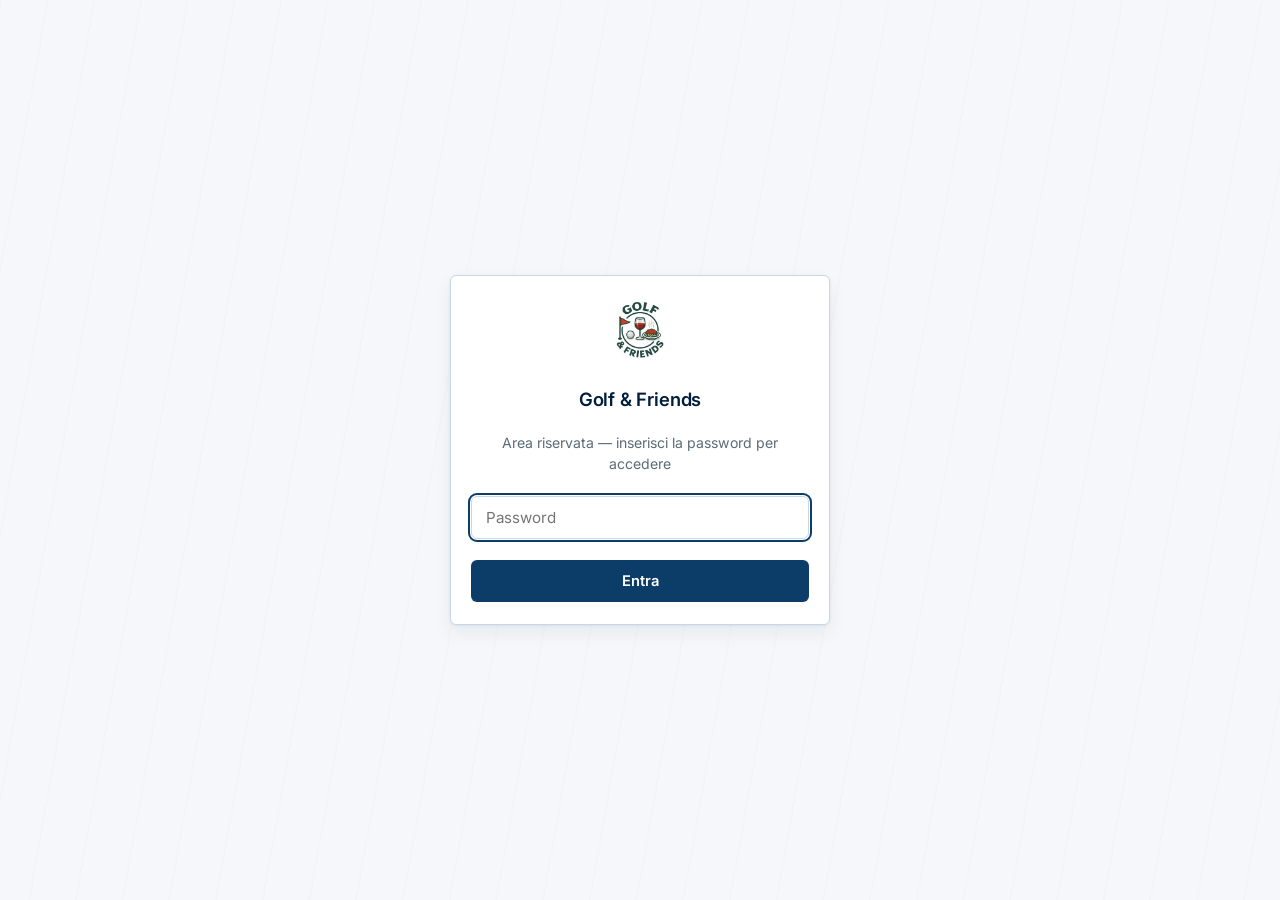
<file: index.html>
<!DOCTYPE html>
<html lang="it">
<head>
<meta charset="UTF-8">
<script>
(function(){
  var ROLE_KEY='gfRole';
  var role = localStorage.getItem(ROLE_KEY);
  if (role !== 'player' && role !== 'admin') {
    location.replace('login.html?next=' + encodeURIComponent(location.pathname + location.search));
  } else {
    window.addEventListener('DOMContentLoaded', function(){
      var btn = document.createElement('a');
      btn.href = '#';
      btn.textContent = role === 'admin' ? 'Esci (admin)' : 'Esci';
      btn.setAttribute('style','position:fixed;bottom:12px;right:12px;background:#001e3c;color:#fff;padding:6px 12px;border-radius:6px;font-size:12px;font-family:Inter,sans-serif;text-decoration:none;z-index:9999;opacity:0.85;');
      btn.onclick = function(e){
        e.preventDefault();
        localStorage.removeItem(ROLE_KEY);
        location.href='login.html';
      };
      document.body.appendChild(btn);
    });
  }
})();
</script>
<meta name="viewport" content="width=device-width, initial-scale=1.0">
<title>Golf & Friends — Golf tra amici</title>
<link rel="preconnect" href="https://fonts.googleapis.com">
<link href="https://fonts.googleapis.com/css2?family=Inter:wght@400;500;600;700&display=swap" rel="stylesheet">
<link rel="stylesheet" href="css/style.css?v=62">
<link rel="icon" href="img/icon-192.png" type="image/png">
<link rel="apple-touch-icon" href="img/icon-180.png">
<link rel="manifest" href="manifest.json">
<meta name="theme-color" content="#001e3c">
<meta name="apple-mobile-web-app-capable" content="yes">
<meta name="apple-mobile-web-app-title" content="Golf & Friends">
</head>
<body class="turf-bg">

<nav class="site-nav">
  <div class="wrap">
    <a class="brand" href="index.html"><img src="img/logo.svg" class="brand-icon" alt="Golf &amp; Friends"></a>
    <button type="button" class="nav-toggle" id="nav-toggle" aria-label="Apri menu" aria-expanded="false">
      <span class="nav-toggle-bars"><span></span><span></span><span></span></span>
      <span class="nav-toggle-label">Menu</span>
    </button>
    <div class="nav-links" id="nav-links">
      <a href="index.html" aria-current="page">Home</a>
      <a href="classifica.html">Classifica gare</a>
      <a href="calendario.html">Calendario</a>
      <a href="money-list.html">Money List</a>
      <a href="premi.html">Tab Premi</a>
      <a href="giocatori.html">Giocatori</a>
      <a href="statistiche.html">Statistiche</a>
      <a href="galleria.html">Galleria</a>
      <a href="statuto.html">Statuto</a>
      <a href="archivio.html">Archivio</a>
    </div>
  </div>
</nav>

<header class="hero">
  <div class="wrap hero-grid">
    <div class="hero-text">
      <span class="eyebrow" style="font-size:1.05rem; letter-spacing:0.08em; font-weight:700;">Golf Club Lignano · dal 2015</span>
      <h1>18 buche.<br>Una sola vera passione:<br>stare insieme!</h1>
      <div class="flex" style="margin-top:22px;">
        <a class="btn btn-primary" href="classifica.html">Vedi l'ultima classifica</a>
        <a class="btn btn-outline" href="calendario.html">Prossime gare</a>
      </div>
    </div>
    <div class="hero-photo">
      <img src="img/campo-home.jpeg" alt="Il campo da golf">
    </div>
  </div>
</header>

<main class="wrap">

  <div class="grid grid-2" style="align-items:start;">
    <section class="card">
      <div class="card-header gara-banner">
        <div>
          <span class="gara-banner-label">Prossima gara</span>
          <h2 class="gara-banner-title" id="prossima-nome">—</h2>
        </div>
        <span class="gara-banner-date" id="prossima-data"></span>
      </div>
      <div class="card-body" id="prossima-gara-body">
        <p class="muted">Caricamento…</p>
      </div>
    </section>

    <section class="card">
      <div class="card-header">
        <h3>Meteo campo</h3>
      </div>
      <div class="card-body" data-meteo>
        <p class="muted">Caricamento meteo…</p>
      </div>
    </section>
  </div>

  <div class="section-title">
    <h2>Ultima classifica</h2>
    <a class="btn btn-outline" href="classifica.html" style="padding:6px 14px; font-size:0.82rem;">Tutte le gare →</a>
  </div>
  <section class="card">
    <div class="card-header">
      <h3 id="ultima-gara-nome"></h3>
      <span class="meta" id="ultima-gara-meta"></span>
    </div>
    <div class="card-body">
      <table class="scorecard" id="ultima-classifica-tabella">
        <thead>
          <tr><th class="num">Pos</th><th>Giocatore</th><th class="num">Netto</th><th class="num">Premio</th></tr>
        </thead>
        <tbody></tbody>
      </table>
    </div>
  </section>

  <div class="section-title">
    <h2>Resta in contatto</h2>
  </div>
  <section class="card">
    <div class="card-body flex" data-group-links></div>
  </section>

</main>

<footer class="site-footer">
  <div class="wrap">
    <span>Golf & Friends — sito del gruppo, gestito tra amici.</span>
    <span>Dati modificabili in <code>/data/data.json</code></span>
  </div>
</footer>

<script src="js/common.js?v=52"></script>
<script>
(async function () {
  const data = await loadData();
  renderGroupLinks(data);
  loadMeteo(data);

  // Prossima gara
  const next = data.prossimeGare[0];
  document.getElementById("prossima-nome").textContent = next ? next.nome : "Nessuna gara programmata";
  document.getElementById("prossima-data").textContent = next ? formatDateIt(next.data) : "";
  document.getElementById("prossima-gara-body").innerHTML = next
    ? `
      <p class="gara-highlight" style="margin:2px 0 8px;">Tee time ${next.teeTime}</p>
      <p class="muted" style="margin:0;">${next.formato}${next.note ? " · " + next.note : ""}</p>
    `
    : `<div class="empty-state">Nessuna gara in calendario. Proponine una nel gruppo!</div>`;

  // Ultima classifica (ultima gara per data)
  const gare = [...data.gare].sort((a, b) => new Date(b.data) - new Date(a.data));
  const ultima = gare[0];
  if (ultima) {
    document.getElementById("ultima-gara-nome").textContent = ultima.nome;
    document.getElementById("ultima-gara-meta").textContent = `${formatDateIt(ultima.data)} · ${ultima.formato}`;
    const tbody = document.querySelector("#ultima-classifica-tabella tbody");
    const righe = calcolaClassificaGara(data, ultima).slice(0, 5);
    tbody.innerHTML = righe
      .map((r) => {
        const scatolette = calcolaPremio(data, ultima.risultati.length, r.posizione);
        return `
      <tr class="pos-${r.posizione}">
        <td class="num pos">${r.posizione}</td>
        <td class="player-name">${r.nome}</td>
        <td class="num">${r.netto}</td>
        <td class="num">${badgePremio(scatolette)}</td>
      </tr>`;
      })
      .join("");
  }
})();
</script>
</body>
</html>
</file>
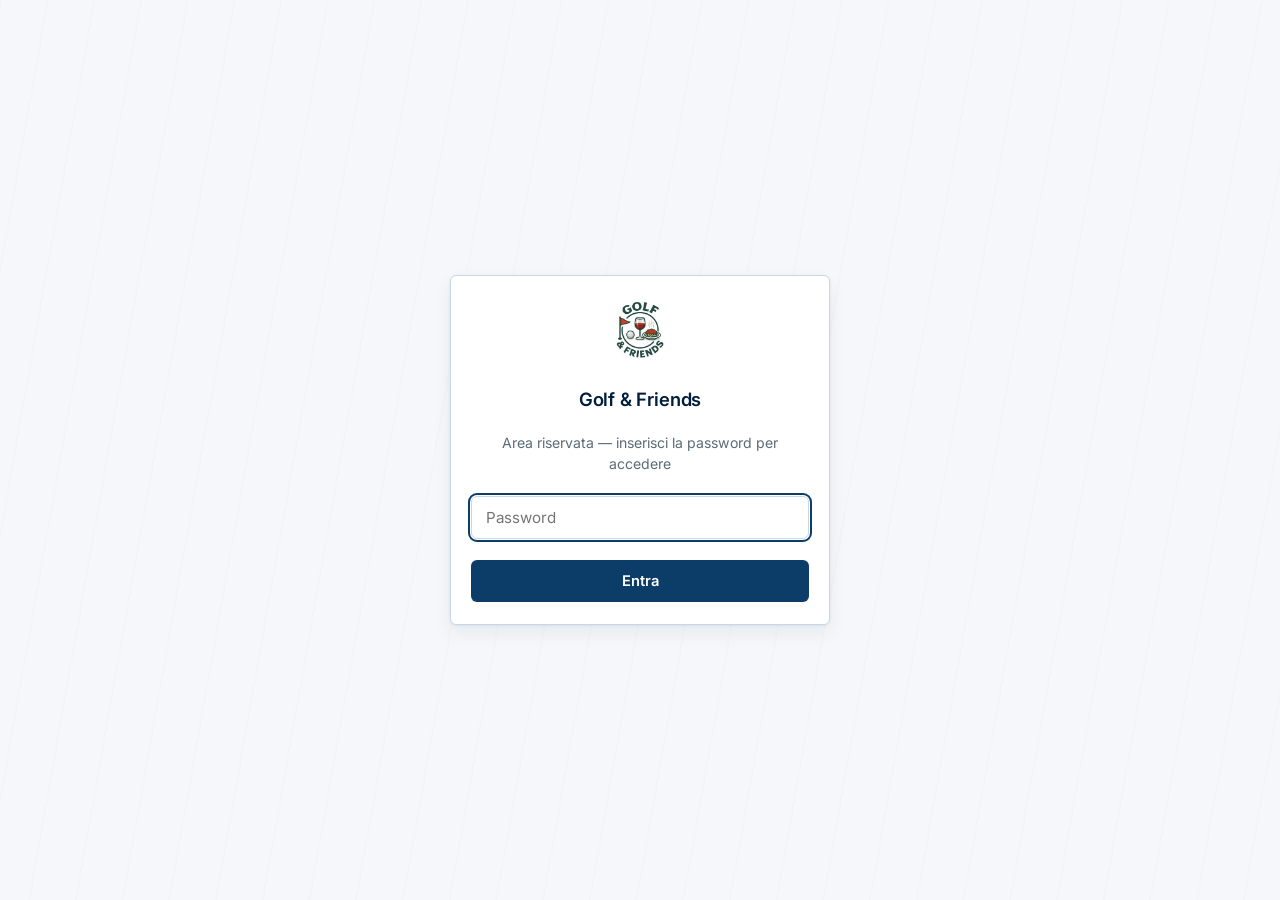
<file: archivio.html>
<!DOCTYPE html>
<html lang="it">
<head>
<meta charset="UTF-8">
<script>
(function(){
  var ROLE_KEY='gfRole';
  var role = localStorage.getItem(ROLE_KEY);
  if (role !== 'player' && role !== 'admin') {
    location.replace('login.html?next=' + encodeURIComponent(location.pathname + location.search));
  } else {
    window.addEventListener('DOMContentLoaded', function(){
      var btn = document.createElement('a');
      btn.href = '#';
      btn.textContent = role === 'admin' ? 'Esci (admin)' : 'Esci';
      btn.setAttribute('style','position:fixed;bottom:12px;right:12px;background:#001e3c;color:#fff;padding:6px 12px;border-radius:6px;font-size:12px;font-family:Inter,sans-serif;text-decoration:none;z-index:9999;opacity:0.85;');
      btn.onclick = function(e){
        e.preventDefault();
        localStorage.removeItem(ROLE_KEY);
        location.href='login.html';
      };
      document.body.appendChild(btn);
    });
  }
})();
</script>
<meta name="viewport" content="width=device-width, initial-scale=1.0">
<title>Archivio — Golf & Friends</title>
<link rel="preconnect" href="https://fonts.googleapis.com">
<link href="https://fonts.googleapis.com/css2?family=Inter:wght@400;500;600;700&display=swap" rel="stylesheet">
<link rel="stylesheet" href="css/style.css?v=62">
<link rel="icon" href="img/icon-192.png" type="image/png">
<link rel="apple-touch-icon" href="img/icon-180.png">
<link rel="manifest" href="manifest.json">
<meta name="theme-color" content="#001e3c">
<meta name="apple-mobile-web-app-capable" content="yes">
<meta name="apple-mobile-web-app-title" content="Golf & Friends">
</head>
<body class="turf-bg">

<nav class="site-nav">
  <div class="wrap">
    <a class="brand" href="index.html"><img src="img/logo.svg" class="brand-icon" alt="Golf &amp; Friends"></a>
    <button type="button" class="nav-toggle" id="nav-toggle" aria-label="Apri menu" aria-expanded="false">
      <span class="nav-toggle-bars"><span></span><span></span><span></span></span>
      <span class="nav-toggle-label">Menu</span>
    </button>
    <div class="nav-links" id="nav-links">
      <a href="index.html">Home</a>
      <a href="classifica.html">Classifica gare</a>
      <a href="calendario.html">Calendario</a>
      <a href="money-list.html">Money List</a>
      <a href="premi.html">Tab Premi</a>
      <a href="giocatori.html">Giocatori</a>
      <a href="statistiche.html">Statistiche</a>
      <a href="galleria.html">Galleria</a>
      <a href="statuto.html">Statuto</a>
      <a href="archivio.html" aria-current="page">Archivio</a>
    </div>
  </div>
</nav>

<header class="hero" style="padding-bottom:12px;">
  <div class="wrap">
    <h1 style="font-size:2.2rem;">Stagione 2026</h1>
    <p class="lede">Money List, statistiche e risultati della stagione 2026, congelati a fine stagione.</p>
  </div>
</header>

<main class="wrap">
  <div class="archivio-tabs" id="archivio-tabs">
    <button type="button" class="btn btn-primary archivio-tab-btn" data-tab="moneylist">Money List</button>
    <button type="button" class="btn btn-outline archivio-tab-btn" data-tab="statistiche">Statistiche</button>
    <button type="button" class="btn btn-outline archivio-tab-btn" data-tab="gare">Risultati gara per gara</button>
  </div>

  <!-- ===== Money List ===== -->
  <section class="archivio-section active" id="archivio-moneylist">
    <div class="section-title" style="margin-top:24px;"><h2>Money List finale</h2></div>
    <section class="card leaderboard-card">
      <div class="card-header"><h3>Classifica finale</h3></div>
      <div class="card-body" style="padding:0; overflow-x:auto;">
        <table class="leaderboard only-desktop" id="archivio-money-list-tabella">
          <thead><tr><th class="num">Pos</th><th>Giocatore</th><th class="num">Hcp</th><th class="num">Scatolette</th></tr></thead>
          <tbody></tbody>
        </table>
        <div class="only-mobile mobile-rows" id="archivio-money-list-mobile" style="padding:0 4px;"></div>
      </div>
    </section>
  </section>

  <!-- ===== Statistiche ===== -->
  <section class="archivio-section" id="archivio-statistiche">
    <div class="section-title" style="margin-top:24px;"><h2>Statistiche</h2></div>
    <div class="grid grid-4" id="archivio-stat-tiles" style="margin-bottom:8px; gap:12px;"></div>
    <div class="grid grid-3">
      <section class="card leaderboard-card">
        <div class="card-header"><h3>Netto medio</h3></div>
        <div class="card-body" style="padding:0; overflow-x:auto;">
          <table class="leaderboard" id="archivio-tabella-netto-medio">
            <thead><tr><th class="num">Pos</th><th>Giocatore</th><th class="num">Netto medio</th></tr></thead>
            <tbody></tbody>
          </table>
        </div>
      </section>
      <section class="card leaderboard-card">
        <div class="card-header"><h3>Lordo medio</h3></div>
        <div class="card-body" style="padding:0; overflow-x:auto;">
          <table class="leaderboard" id="archivio-tabella-lordo-medio">
            <thead><tr><th class="num">Pos</th><th>Giocatore</th><th class="num">Lordo medio</th></tr></thead>
            <tbody></tbody>
          </table>
        </div>
      </section>
      <section class="card leaderboard-card">
        <div class="card-header"><h3>Più vittorie</h3></div>
        <div class="card-body" style="padding:0; overflow-x:auto;">
          <table class="leaderboard" id="archivio-tabella-vittorie">
            <thead><tr><th class="num">Pos</th><th>Giocatore</th><th class="num">1°</th></tr></thead>
            <tbody></tbody>
          </table>
        </div>
      </section>
      <section class="card leaderboard-card">
        <div class="card-header"><h3>Più piazzamenti (Top 4)</h3></div>
        <div class="card-body" style="padding:0; overflow-x:auto;">
          <table class="leaderboard" id="archivio-tabella-piazzamenti">
            <thead><tr><th class="num">Pos</th><th>Giocatore</th><th class="num">Top 4</th></tr></thead>
            <tbody></tbody>
          </table>
        </div>
      </section>
      <section class="card leaderboard-card">
        <div class="card-header"><h3>Più round giocati</h3></div>
        <div class="card-body" style="padding:0; overflow-x:auto;">
          <table class="leaderboard" id="archivio-tabella-round">
            <thead><tr><th class="num">Pos</th><th>Giocatore</th><th class="num">Round</th></tr></thead>
            <tbody></tbody>
          </table>
        </div>
      </section>
      <section class="card leaderboard-card">
        <div class="card-header"><h3>Andamento handicap 2026</h3></div>
        <div class="card-body" style="padding:0; overflow-x:auto;">
          <table class="leaderboard" id="archivio-tabella-andamento-hcp">
            <thead><tr><th class="num">Pos</th><th>Giocatore</th><th class="num">Variazione HCP EGA</th></tr></thead>
            <tbody></tbody>
          </table>
        </div>
      </section>
    </div>
  </section>

  <!-- ===== Risultati gara per gara ===== -->
  <section class="archivio-section" id="archivio-gare">
    <div class="section-title" style="margin-top:24px;"><h2>Risultati gara per gara</h2></div>
    <p class="muted" style="margin-top:-8px; margin-bottom:18px;">
      Le prime 5 posizioni di ogni gara, dalla più recente alla prima. Tocca "Mostra tutti" per vedere l'intera classifica di una gara.
    </p>
    <div id="archivio-gare-container"></div>
  </section>
</main>

<footer class="site-footer">
  <div class="wrap">
    <span>Golf & Friends — sito del gruppo, gestito tra amici.</span>
    <span>Archivio stagione 2026</span>
  </div>
</footer>

<script src="js/common.js?v=52"></script>
<script>
(async function () {
  // Data di chiusura della stagione 2026: l'ultima gara giocata è stata il
  // 21 novembre 2026. Finché non esiste un vero concetto di "stagione" nei
  // dati (vedi PIANIFICATO in HANDOFF), questa pagina resta corretta anche
  // quando verranno aggiunte le gare della Winter Season: si limita sempre
  // e solo alle gare con data fino a questa soglia inclusa.
  const FINE_STAGIONE_2026 = "2026-11-21";

  const dataCompleta = await loadData();
  const data = { ...dataCompleta, gare: dataCompleta.gare.filter((g) => g.data <= FINE_STAGIONE_2026) };

  // ---------- Tab ----------
  const tabBtns = document.querySelectorAll(".archivio-tab-btn");
  tabBtns.forEach((btn) => {
    btn.addEventListener("click", () => {
      tabBtns.forEach((b) => {
        b.classList.toggle("btn-primary", b === btn);
        b.classList.toggle("btn-outline", b !== btn);
      });
      document.querySelectorAll(".archivio-section").forEach((sec) => {
        sec.classList.toggle("active", sec.id === "archivio-" + btn.dataset.tab);
      });
    });
  });

  // ---------- Money List ----------
  // Campione della stagione 2026, evidenziato con un badge nella sua riga
  // della Money List (aggiornare qui a fine stagione se cambia).
  const CAMPIONE_STAGIONE_2026 = "Giorgio Pantano";
  const badgeCampione = '<span class="champion-badge">⛳ Champion Golf &amp; Friends 2026</span>';

  // Hcp EGA mostrato: quello "congelato" all'ultima gara del 2026 di ciascun
  // giocatore (non quello live/attuale, che continuerà a muoversi con la
  // Winter Season) — coerente con un Archivio che resta una fotografia fissa.
  const hcpCongelatoPerGiocatore = {};
  data.giocatori.forEach((p) => {
    const storico = storicoHcpGiocatore(data, p.id);
    hcpCongelatoPerGiocatore[p.id] = storico.length ? storico[storico.length - 1].hcpEga : null;
  });

  const ranked = calcolaScatoletteTotali(data, true);
  const classiPosizione = { 1: "gold", 2: "silver", 3: "bronze" };
  document.querySelector("#archivio-money-list-tabella tbody").innerHTML = ranked
    .map((r, i) => {
      const pos = i + 1;
      const player = data.giocatori.find((g) => g.id === r.giocatore);
      const nome = player ? player.nome : r.giocatore;
      const classePos = classiPosizione[pos] || "plain";
      const hcp = hcpCongelatoPerGiocatore[r.giocatore];
      const premioCella =
        r.totale > 0
          ? `<span class="premio-badge">
               <span class="lb-scatolette-num">${r.totale}</span>
               <img src="img/scatola-provv1.png" alt="Scatola Titleist Pro V1" class="premio-thumb">
             </span>`
          : `<span class="muted">0</span>`;
      return `
      <tr class="lb-row">
        <td class="num"><span class="lb-pos ${classePos}">${pos}</span></td>
        <td><div class="lb-player"><span class="lb-avatar">${inizialiGiocatore(nome)}</span><span class="lb-nome player-name">${nome}</span>${
          nome === CAMPIONE_STAGIONE_2026 ? badgeCampione : ""
        }</div></td>
        <td class="num">${hcp === null ? "—" : hcp.toFixed(1)}</td>
        <td class="num">${premioCella}</td>
      </tr>`;
    })
    .join("");

  document.getElementById("archivio-money-list-mobile").innerHTML = ranked
    .map((r, i) => {
      const pos = i + 1;
      const player = data.giocatori.find((g) => g.id === r.giocatore);
      const nome = player ? player.nome : r.giocatore;
      const classePos = classiPosizione[pos] || "plain";
      const hcp = hcpCongelatoPerGiocatore[r.giocatore];
      const premioCella =
        r.totale > 0
          ? `<span class="premio-badge">
               <span class="lb-scatolette-num">${r.totale}</span>
               <img src="img/scatola-provv1.png" alt="Scatola Titleist Pro V1" class="premio-thumb">
             </span>`
          : `<span class="muted">0</span>`;
      return `
      <div class="mrow">
        <div class="mrow-pos"><span class="lb-pos ${classePos}">${pos}</span></div>
        <div class="mrow-main">
          <div class="mrow-nome player-name">${nome}</div>
          ${nome === CAMPIONE_STAGIONE_2026 ? badgeCampione : ""}
          <div class="mrow-sub">Hcp ${hcp === null ? "—" : hcp.toFixed(1)}</div>
        </div>
        <div class="mrow-side">${premioCella}</div>
      </div>`;
    })
    .join("");

  // ---------- Statistiche ----------
  const classificheGare = data.gare.map((g) => calcolaClassificaGara(data, g));
  const tuttiNetti = classificheGare.flatMap((righe) => righe.filter((r) => !r.ritirato).map((r) => r.netto));
  const mediaNetto = tuttiNetti.length ? (tuttiNetti.reduce((a, b) => a + b, 0) / tuttiNetti.length).toFixed(1) : "—";
  const scatoletteTotali = ranked.reduce((s, r) => s + r.totale, 0);

  document.getElementById("archivio-stat-tiles").innerHTML = `
    <div class="stat-tile"><span class="num">${data.gare.length}</span><span class="label">Gare giocate</span></div>
    <div class="stat-tile"><span class="num">${data.giocatori.length}</span><span class="label">Giocatori attivi</span></div>
    <div class="stat-tile"><span class="num">${mediaNetto}</span><span class="label">Netto medio del gruppo</span></div>
    <div class="stat-tile"><span class="num">${scatoletteTotali}</span><span class="label">Scatolette assegnate</span></div>
  `;

  const nettiPerGiocatore = {};
  const lordiPerGiocatore = {};
  data.giocatori.forEach((p) => {
    nettiPerGiocatore[p.id] = [];
    lordiPerGiocatore[p.id] = [];
  });
  classificheGare.forEach((righe) =>
    righe.forEach((r) => {
      if (r.ritirato) return;
      nettiPerGiocatore[r.giocatore].push(r.netto);
      lordiPerGiocatore[r.giocatore].push(r.lordo);
    })
  );
  const mediaPerGiocatore = {};
  const mediaLordoPerGiocatore = {};
  data.giocatori.forEach((p) => {
    const vn = nettiPerGiocatore[p.id];
    const vl = lordiPerGiocatore[p.id];
    mediaPerGiocatore[p.id] = vn.length ? vn.reduce((a, b) => a + b, 0) / vn.length : null;
    mediaLordoPerGiocatore[p.id] = vl.length ? vl.reduce((a, b) => a + b, 0) / vl.length : null;
  });

  function renderLeaderboardTabella(idTabella, righeOrdinate, campoValore, suffisso = "") {
    const tbody = document.querySelector(`#${idTabella} tbody`);
    if (righeOrdinate.length === 0) {
      tbody.innerHTML = `<tr><td colspan="3" class="muted">Nessun dato ancora.</td></tr>`;
      return;
    }
    tbody.innerHTML = righeOrdinate
      .map((r, i) => {
        const pos = i + 1;
        const valore = r[campoValore] === null ? "—" : `${r[campoValore]}${suffisso}`;
        return `
        <tr class="lb-row">
          <td class="num"><span class="lb-pos plain">${pos}</span></td>
          <td class="player-name">${playerName(data, r.giocatore)}</td>
          <td class="num">${valore}</td>
        </tr>`;
      })
      .join("");
  }

  const classificaNettoMedio = data.giocatori
    .map((p) => ({ giocatore: p.id, valore: mediaPerGiocatore[p.id] === null ? null : mediaPerGiocatore[p.id].toFixed(1) }))
    .sort((a, b) => (a.valore === null ? 1 : b.valore === null ? -1 : a.valore - b.valore));
  const classificaLordoMedio = data.giocatori
    .map((p) => ({ giocatore: p.id, valore: mediaLordoPerGiocatore[p.id] === null ? null : mediaLordoPerGiocatore[p.id].toFixed(1) }))
    .sort((a, b) => (a.valore === null ? 1 : b.valore === null ? -1 : a.valore - b.valore));

  const vittoriePerGiocatore = {};
  const piazzamentiPerGiocatore = {};
  const roundPerGiocatore = {};
  data.giocatori.forEach((p) => {
    vittoriePerGiocatore[p.id] = 0;
    piazzamentiPerGiocatore[p.id] = 0;
    roundPerGiocatore[p.id] = 0;
  });
  classificheGare.forEach((righe) => {
    righe.forEach((r) => {
      roundPerGiocatore[r.giocatore]++;
      if (r.posizione === 1) vittoriePerGiocatore[r.giocatore]++;
      if (r.posizione >= 1 && r.posizione <= 4) piazzamentiPerGiocatore[r.giocatore]++;
    });
  });

  renderLeaderboardTabella("archivio-tabella-netto-medio", classificaNettoMedio, "valore");
  renderLeaderboardTabella("archivio-tabella-lordo-medio", classificaLordoMedio, "valore");
  renderLeaderboardTabella(
    "archivio-tabella-vittorie",
    data.giocatori.map((p) => ({ giocatore: p.id, valore: vittoriePerGiocatore[p.id] })).sort((a, b) => b.valore - a.valore),
    "valore"
  );
  renderLeaderboardTabella(
    "archivio-tabella-piazzamenti",
    data.giocatori.map((p) => ({ giocatore: p.id, valore: piazzamentiPerGiocatore[p.id] })).sort((a, b) => b.valore - a.valore),
    "valore"
  );
  renderLeaderboardTabella(
    "archivio-tabella-round",
    data.giocatori.map((p) => ({ giocatore: p.id, valore: roundPerGiocatore[p.id] })).sort((a, b) => b.valore - a.valore),
    "valore"
  );

  // ---- NUOVO: Andamento handicap 2026 (HCP EGA, min. 4 round, congelato) ----
  const andamentoHandicap = data.giocatori
    .map((p) => {
      const storico = storicoHcpGiocatore(data, p.id);
      if (storico.length < 4) return null;
      const primo = storico[0].hcpEga;
      const ultimo = storico[storico.length - 1].hcpEga;
      return { giocatore: p.id, delta: Math.round((ultimo - primo) * 10) / 10 };
    })
    .filter((r) => r !== null)
    .sort((a, b) => a.delta - b.delta);

  const tbodyAndamento = document.querySelector("#archivio-tabella-andamento-hcp tbody");
  if (andamentoHandicap.length === 0) {
    tbodyAndamento.innerHTML = `<tr><td colspan="3" class="muted">Nessun dato ancora.</td></tr>`;
  } else {
    tbodyAndamento.innerHTML = andamentoHandicap
      .map((r, i) => {
        const pos = i + 1;
        let colore, segno;
        if (r.delta < 0) {
          colore = "color: var(--rolex-green); font-weight:700;";
          segno = `▼ ${r.delta.toFixed(1)}`;
        } else if (r.delta > 0) {
          colore = "color:#b23b3b; font-weight:700;";
          segno = `▲ +${r.delta.toFixed(1)}`;
        } else {
          colore = "color: var(--ink-soft);";
          segno = "→ 0.0";
        }
        return `
        <tr class="lb-row">
          <td class="num"><span class="lb-pos plain">${pos}</span></td>
          <td class="player-name">${playerName(data, r.giocatore)}</td>
          <td class="num" style="${colore}">${segno}</td>
        </tr>`;
      })
      .join("");
  }

  // ---------- Risultati gara per gara (prime 5 + "Mostra tutti") ----------
  const gareOrdinate = [...data.gare].sort((a, b) => new Date(b.data) - new Date(a.data));
  const container = document.getElementById("archivio-gare-container");

  if (gareOrdinate.length === 0) {
    container.innerHTML = `<div class="empty-state">Nessuna gara archiviata.</div>`;
  } else {
    container.innerHTML = gareOrdinate
      .map((gara, idx) => {
        const righe = calcolaClassificaGara(data, gara);
        const top5 = righe.slice(0, 5);
        const resto = righe.slice(5);

        function rigaCompatta(r) {
          if (r.ritirato) {
            return `
            <div class="mrow pos-ritirato">
              <div class="mrow-pos">—</div>
              <div class="mrow-main"><div class="mrow-nome player-name">${r.nome}</div></div>
              <div class="mrow-side"><span class="prit-badge">RIT</span></div>
            </div>`;
          }
          const scatolette = calcolaPremio(data, righe.length, r.posizione);
          return `
          <div class="mrow pos-${r.posizione}">
            <div class="mrow-pos"><span class="lb-pos ${classiPosizione[r.posizione] || "plain"}">${r.posizione}</span></div>
            <div class="mrow-main">
              <div class="mrow-nome player-name">${r.nome}</div>
              <div class="mrow-sub">Netto ${r.netto}</div>
            </div>
            <div class="mrow-side">${badgePremio(scatolette)}</div>
          </div>`;
        }

        const top5Html = top5.map(rigaCompatta).join("");
        const restoHtml = resto.map(rigaCompatta).join("");
        const toggleHtml = resto.length
          ? `<button type="button" class="btn btn-outline archivio-toggle" data-target="archivio-resto-${idx}">Mostra tutti (+${resto.length} giocatori)</button>
             <div class="archivio-gara-resto" id="archivio-resto-${idx}">${restoHtml}</div>`
          : "";

        return `
        <section class="card" style="margin-bottom:16px;">
          <div class="card-header">
            <div>
              <h3>${gara.nome || "Round " + (gara.numero || "")}</h3>
              <span class="meta">${formatDateIt(gara.data)}</span>
            </div>
            <span class="pill">${righe.length} giocatori</span>
          </div>
          <div class="card-body" style="padding-top:4px;">
            <div class="mobile-rows">${top5Html}</div>
            ${toggleHtml}
          </div>
        </section>`;
      })
      .join("");

    container.querySelectorAll(".archivio-toggle").forEach((btn) => {
      const labelChiuso = btn.textContent.trim();
      btn.addEventListener("click", () => {
        const target = document.getElementById(btn.dataset.target);
        const showing = target.classList.toggle("show");
        btn.textContent = showing ? "Mostra meno" : labelChiuso;
      });
    });
  }
})();
</script>
</body>
</html>
</file>
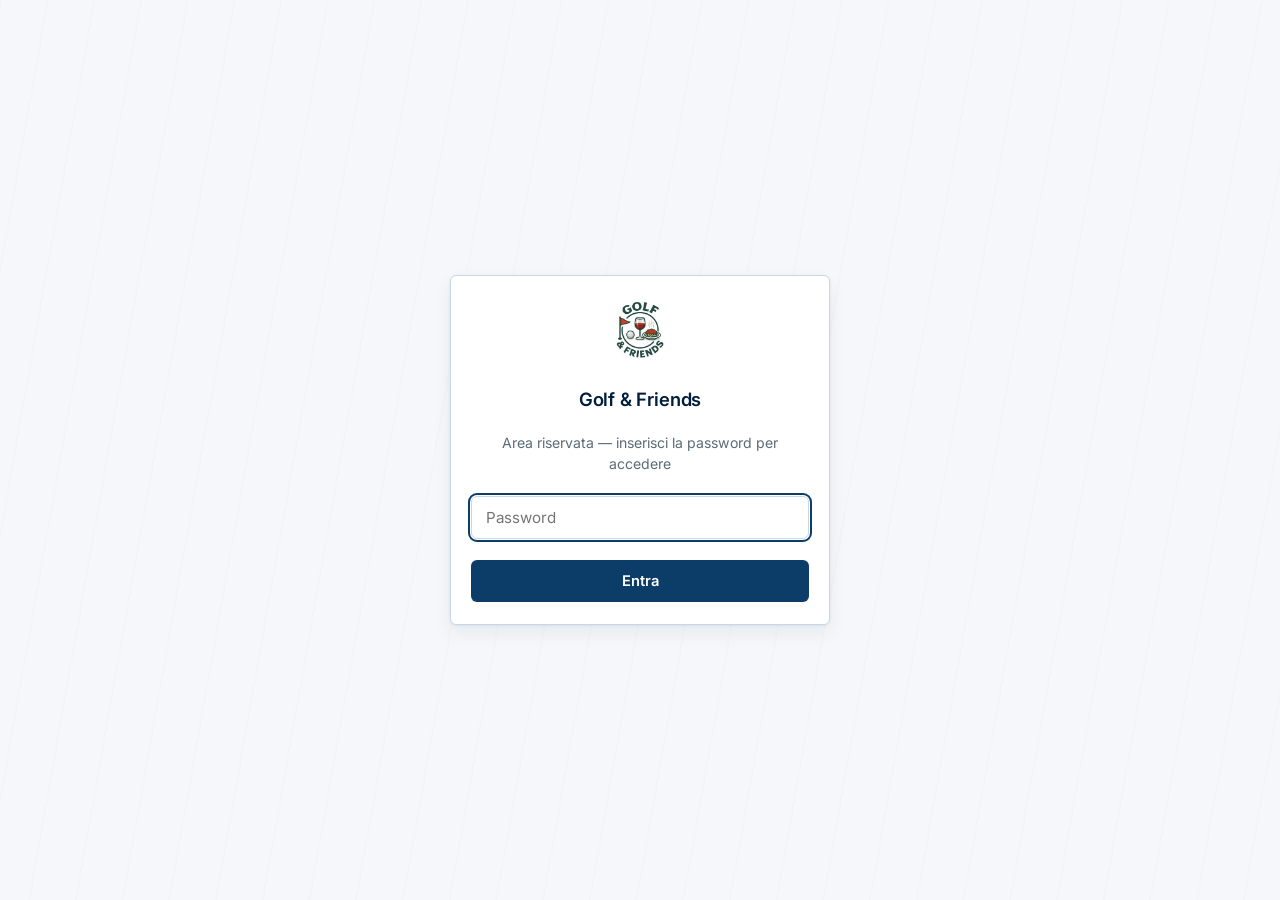
<file: calendario.html>
<!DOCTYPE html>
<html lang="it">
<head>
<meta charset="UTF-8">
<script>
(function(){
  var ROLE_KEY='gfRole';
  var role = localStorage.getItem(ROLE_KEY);
  if (role !== 'player' && role !== 'admin') {
    location.replace('login.html?next=' + encodeURIComponent(location.pathname + location.search));
  } else {
    window.addEventListener('DOMContentLoaded', function(){
      var btn = document.createElement('a');
      btn.href = '#';
      btn.textContent = role === 'admin' ? 'Esci (admin)' : 'Esci';
      btn.setAttribute('style','position:fixed;bottom:12px;right:12px;background:#001e3c;color:#fff;padding:6px 12px;border-radius:6px;font-size:12px;font-family:Inter,sans-serif;text-decoration:none;z-index:9999;opacity:0.85;');
      btn.onclick = function(e){
        e.preventDefault();
        localStorage.removeItem(ROLE_KEY);
        location.href='login.html';
      };
      document.body.appendChild(btn);
    });
  }
})();
</script>
<meta name="viewport" content="width=device-width, initial-scale=1.0">
<title>Calendario — Golf & Friends</title>
<link rel="preconnect" href="https://fonts.googleapis.com">
<link href="https://fonts.googleapis.com/css2?family=Inter:wght@400;500;600;700&display=swap" rel="stylesheet">
<link rel="stylesheet" href="css/style.css?v=62">
<link rel="icon" href="img/icon-192.png" type="image/png">
<link rel="apple-touch-icon" href="img/icon-180.png">
<link rel="manifest" href="manifest.json">
<meta name="theme-color" content="#001e3c">
<meta name="apple-mobile-web-app-capable" content="yes">
<meta name="apple-mobile-web-app-title" content="Golf & Friends">
</head>
<body class="turf-bg">

<nav class="site-nav">
  <div class="wrap">
    <a class="brand" href="index.html"><img src="img/logo.svg" class="brand-icon" alt="Golf &amp; Friends"></a>
    <button type="button" class="nav-toggle" id="nav-toggle" aria-label="Apri menu" aria-expanded="false">
      <span class="nav-toggle-bars"><span></span><span></span><span></span></span>
      <span class="nav-toggle-label">Menu</span>
    </button>
    <div class="nav-links" id="nav-links">
      <a href="index.html">Home</a>
      <a href="classifica.html">Classifica gare</a>
      <a href="calendario.html">Calendario</a>
      <a href="money-list.html">Money List</a>
      <a href="premi.html">Tab Premi</a>
      <a href="giocatori.html">Giocatori</a>
      <a href="statistiche.html">Statistiche</a>
      <a href="galleria.html">Galleria</a>
      <a href="statuto.html">Statuto</a>
      <a href="archivio.html">Archivio</a>
    </div>
  </div>
</nav>

<header class="hero" style="padding:32px 0 8px;">
  <div class="wrap" style="padding-bottom:0;">
    <h1 style="font-size:2.2rem;">Calendario gare</h1>
    <p class="lede" style="font-weight:600;">Prossimi appuntamenti.</p>
  </div>
</header>

<main class="wrap">
  <div class="section-title">
    <h2>In arrivo</h2>
  </div>
  <div class="grid grid-4" id="prossime-container"></div>

  <div class="section-title">
    <h2>Gare giocate</h2>
  </div>
  <section class="card">
    <div class="card-body">
      <table class="scorecard" id="storico-tabella">
        <thead>
          <tr><th>Data</th><th>Gara</th><th class="col-optional">Formato</th><th class="num col-optional">Buche</th><th class="num">Vincitore</th></tr>
        </thead>
        <tbody></tbody>
      </table>
    </div>
  </section>

  <div class="section-title">
    <h2>Organizza una gara</h2>
  </div>
  <section class="card">
    <div class="card-body">
      <p>Proponi una data direttamente nel gruppo.</p>
      <div class="flex" data-group-links></div>
    </div>
  </section>
</main>

<footer class="site-footer">
  <div class="wrap">
    <span>Golf & Friends — sito del gruppo, gestito tra amici.</span>
    <span>Dati modificabili in <code>/data/data.json</code></span>
  </div>
</footer>

<script src="js/common.js?v=52"></script>
<script>
(async function () {
  const data = await loadData();
  renderGroupLinks(data);

  const prossimeContainer = document.getElementById("prossime-container");
  if (data.prossimeGare.length === 0) {
    prossimeContainer.innerHTML = `<div class="empty-state">Nessuna gara in programma. Proponine una nel gruppo!</div>`;
  } else {
    prossimeContainer.innerHTML = data.prossimeGare
      .slice(0, 4)
      .map((g) => {
        // Giorno+mese e anno separati, così l'anno va SEMPRE a capo da solo
        // (invece di andarci "a volte sì, a volte no" a seconda di quanto è
        // lunga la frase) e tutte le card restano della stessa altezza.
        const d = new Date(g.data + "T00:00:00");
        const giornoMese = d.toLocaleDateString("it-IT", { day: "numeric", month: "long" });
        const anno = d.getFullYear();
        return `
      <div class="card">
        <div class="card-header">
          <h3>${g.nome}</h3>
          <span class="gara-highlight">${giornoMese}<br>${anno}</span>
        </div>
        <div class="card-body">
          <p class="gara-highlight" style="margin:0;">Tee time ${g.teeTime}</p>
        </div>
      </div>`;
      })
      .join("");
  }

  const gare = [...data.gare].sort((a, b) => new Date(b.data) - new Date(a.data));
  const tbody = document.querySelector("#storico-tabella tbody");
  if (gare.length === 0) {
    tbody.innerHTML = `<tr><td colspan="5" class="muted">Nessuna gara giocata ancora.</td></tr>`;
  } else {
    tbody.innerHTML = gare
      .map((g) => {
        const vincitore = calcolaClassificaGara(data, g)[0];
        return `
        <tr>
          <td>${formatDateIt(g.data)}</td>
          <td>${g.nome}</td>
          <td class="col-optional">${g.formato}</td>
          <td class="num col-optional">${g.buca}</td>
          <td class="num player-name">${vincitore ? vincitore.nome : "—"}</td>
        </tr>`;
      })
      .join("");
  }
})();
</script>
</body>
</html>
</file>
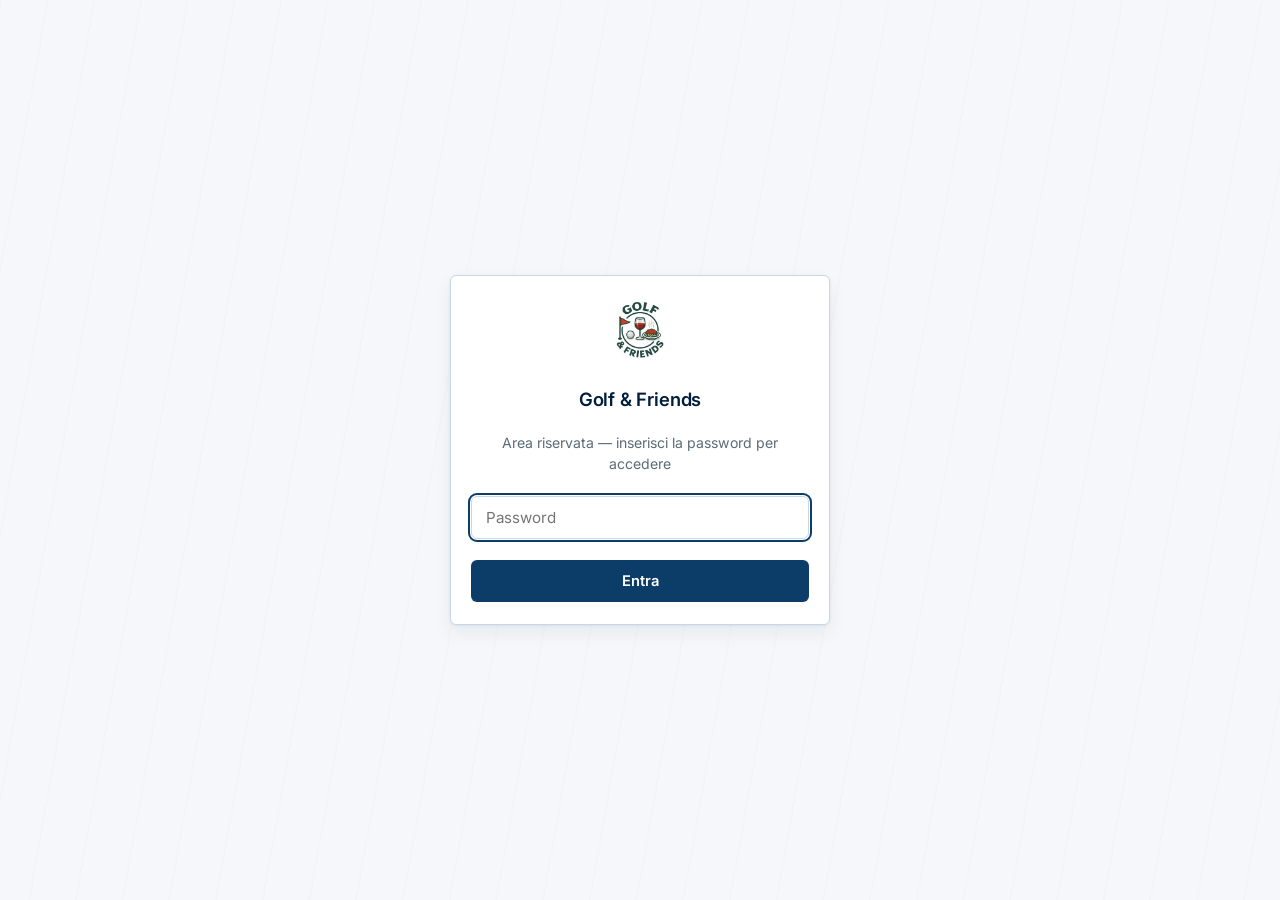
<file: classifica.html>
<!DOCTYPE html>
<html lang="it">
<head>
<meta charset="UTF-8">
<script>
(function(){
  var ROLE_KEY='gfRole';
  var role = localStorage.getItem(ROLE_KEY);
  if (role !== 'player' && role !== 'admin') {
    location.replace('login.html?next=' + encodeURIComponent(location.pathname + location.search));
  } else {
    window.addEventListener('DOMContentLoaded', function(){
      var btn = document.createElement('a');
      btn.href = '#';
      btn.textContent = role === 'admin' ? 'Esci (admin)' : 'Esci';
      btn.setAttribute('style','position:fixed;bottom:12px;right:12px;background:#001e3c;color:#fff;padding:6px 12px;border-radius:6px;font-size:12px;font-family:Inter,sans-serif;text-decoration:none;z-index:9999;opacity:0.85;');
      btn.onclick = function(e){
        e.preventDefault();
        localStorage.removeItem(ROLE_KEY);
        location.href='login.html';
      };
      document.body.appendChild(btn);
    });
  }
})();
</script>
<meta name="viewport" content="width=device-width, initial-scale=1.0">
<title>Classifica gare — Golf & Friends</title>
<link rel="preconnect" href="https://fonts.googleapis.com">
<link href="https://fonts.googleapis.com/css2?family=Inter:wght@400;500;600;700&display=swap" rel="stylesheet">
<link rel="stylesheet" href="css/style.css?v=62">
<link rel="icon" href="img/icon-192.png" type="image/png">
<link rel="apple-touch-icon" href="img/icon-180.png">
<link rel="manifest" href="manifest.json">
<meta name="theme-color" content="#001e3c">
<meta name="apple-mobile-web-app-capable" content="yes">
<meta name="apple-mobile-web-app-title" content="Golf & Friends">
</head>
<body class="turf-bg">

<nav class="site-nav">
  <div class="wrap">
    <a class="brand" href="index.html"><img src="img/logo.svg" class="brand-icon" alt="Golf &amp; Friends"></a>
    <button type="button" class="nav-toggle" id="nav-toggle" aria-label="Apri menu" aria-expanded="false">
      <span class="nav-toggle-bars"><span></span><span></span><span></span></span>
      <span class="nav-toggle-label">Menu</span>
    </button>
    <div class="nav-links" id="nav-links">
      <a href="index.html">Home</a>
      <a href="classifica.html">Classifica gare</a>
      <a href="calendario.html">Calendario</a>
      <a href="money-list.html">Money List</a>
      <a href="premi.html">Tab Premi</a>
      <a href="giocatori.html">Giocatori</a>
      <a href="statistiche.html">Statistiche</a>
      <a href="galleria.html">Galleria</a>
      <a href="statuto.html">Statuto</a>
      <a href="archivio.html">Archivio</a>
    </div>
  </div>
</nav>

<header class="hero" style="padding-bottom:12px;">
  <div class="wrap">
    <h1 style="font-size:2.2rem;">Classifica gare</h1>
  </div>
</header>

<main class="wrap" id="gare-container">
  <p class="muted">Caricamento gare…</p>
</main>

<footer class="site-footer">
  <div class="wrap">
    <span>Golf & Friends — sito del gruppo, gestito tra amici.</span>
    <span>Dati modificabili in <code>/data/data.json</code></span>
  </div>
</footer>

<script src="js/common.js?v=52"></script>
<script>
(async function () {
  const dataCompleta = await loadData();
  // Nuova stagione (Winter Season): mostriamo solo le gare da questa data in
  // poi. Le gare precedenti restano salvate su Firestore e consultabili
  // nell'Archivio (archivio.html), che fa il filtro opposto.
  const INIZIO_STAGIONE_CORRENTE = "2026-11-28";
  const data = { ...dataCompleta, gare: dataCompleta.gare.filter((g) => g.data >= INIZIO_STAGIONE_CORRENTE) };
  const container = document.getElementById("gare-container");
  const gare = [...data.gare].sort((a, b) => new Date(b.data) - new Date(a.data));

  if (gare.length === 0) {
    container.innerHTML = `<div class="empty-state">Nessuna gara registrata ancora.</div>`;
    return;
  }

  container.innerHTML = gare
    .map((gara) => {
      const righe = calcolaClassificaGara(data, gara);
      return `
      <section class="card gara-card-anchor" id="gara-${gara.id}" style="margin-bottom:28px;">
        <div class="card-header">
          <div>
            <h2>${gara.nome}</h2>
            <span class="meta">${formatDateIt(gara.data)}</span>
          </div>
          <div class="flex" style="gap:8px;">
            <span class="pill">${gara.formato}</span>
            <span class="pill">${gara.buca} buche</span>
            <span class="pill gold">Quota 10€</span>
          </div>
        </div>
        <div class="card-body" style="overflow-x:auto;">
          <table class="scorecard only-desktop">
            <thead>
              <tr>
                <th class="num">Pos</th>
                <th>Giocatore</th>
                <th class="num">Lordo</th>
                <th class="num">HCP EGA</th>
                <th class="num">HCP gioco</th>
                <th class="num">Netto</th>
                <th class="num">Premio</th>
              </tr>
            </thead>
            <tbody>
              ${righe
                .map((r) => {
                  if (r.ritirato) {
                    return `
                <tr class="pos-ritirato">
                  <td class="num pos">—</td>
                  <td class="player-name">${r.nome}</td>
                  <td class="num" colspan="4"><span class="prit-badge">RIT</span></td>
                  <td class="num">—</td>
                </tr>`;
                  }
                  const scatolette = calcolaPremio(data, righe.length, r.posizione);
                  return `
                <tr class="pos-${r.posizione}">
                  <td class="num pos">${r.posizione}</td>
                  <td class="player-name">${r.nome}</td>
                  <td class="num">${r.lordo}</td>
                  <td class="num">${r.hcpEga.toFixed(1)}</td>
                  <td class="num">${r.hcpGioco}</td>
                  <td class="num"><strong>${r.netto}</strong></td>
                  <td class="num">${badgePremio(scatolette)}</td>
                </tr>`;
                })
                .join("")}
            </tbody>
          </table>

          <div class="only-mobile mobile-rows">
            ${righe
              .map((r) => {
                if (r.ritirato) {
                  return `
              <div class="mrow pos-ritirato">
                <div class="mrow-pos">—</div>
                <div class="mrow-main">
                  <div class="mrow-nome player-name">${r.nome}</div>
                  <div class="mrow-sub">Ritirato durante la gara</div>
                </div>
                <div class="mrow-side">
                  <div class="mrow-netto"><span class="prit-badge">RIT</span></div>
                  <div class="mrow-premio">—</div>
                </div>
              </div>`;
                }
                const scatolette = calcolaPremio(data, righe.length, r.posizione);
                return `
              <div class="mrow pos-${r.posizione}">
                <div class="mrow-pos">${r.posizione}</div>
                <div class="mrow-main">
                  <div class="mrow-nome player-name">${r.nome}</div>
                  <div class="mrow-sub">Lordo ${r.lordo} · HCP ${r.hcpEga.toFixed(1)} → ${r.hcpGioco}</div>
                </div>
                <div class="mrow-side">
                  <div class="mrow-netto">${r.netto}</div>
                  <div class="mrow-premio">${badgePremio(scatolette)}</div>
                </div>
              </div>`;
              })
              .join("")}
          </div>
          <p class="muted" style="margin-top:12px; margin-bottom:0; font-size:0.78rem;">
            Netto = Lordo − HCP di gioco · premi calcolati su ${righe.length} giocatori ·
            <a href="premi.html">vedi tabella completa</a>
          </p>
          <div style="margin-top:14px;">
            <a class="btn btn-whatsapp" href="${testoWhatsapp(gara, righe)}" target="_blank" rel="noopener">Condividi su WhatsApp</a>
          </div>
        </div>
      </section>`;
    })
    .join("");
})();
</script>
</body>
</html>
</file>
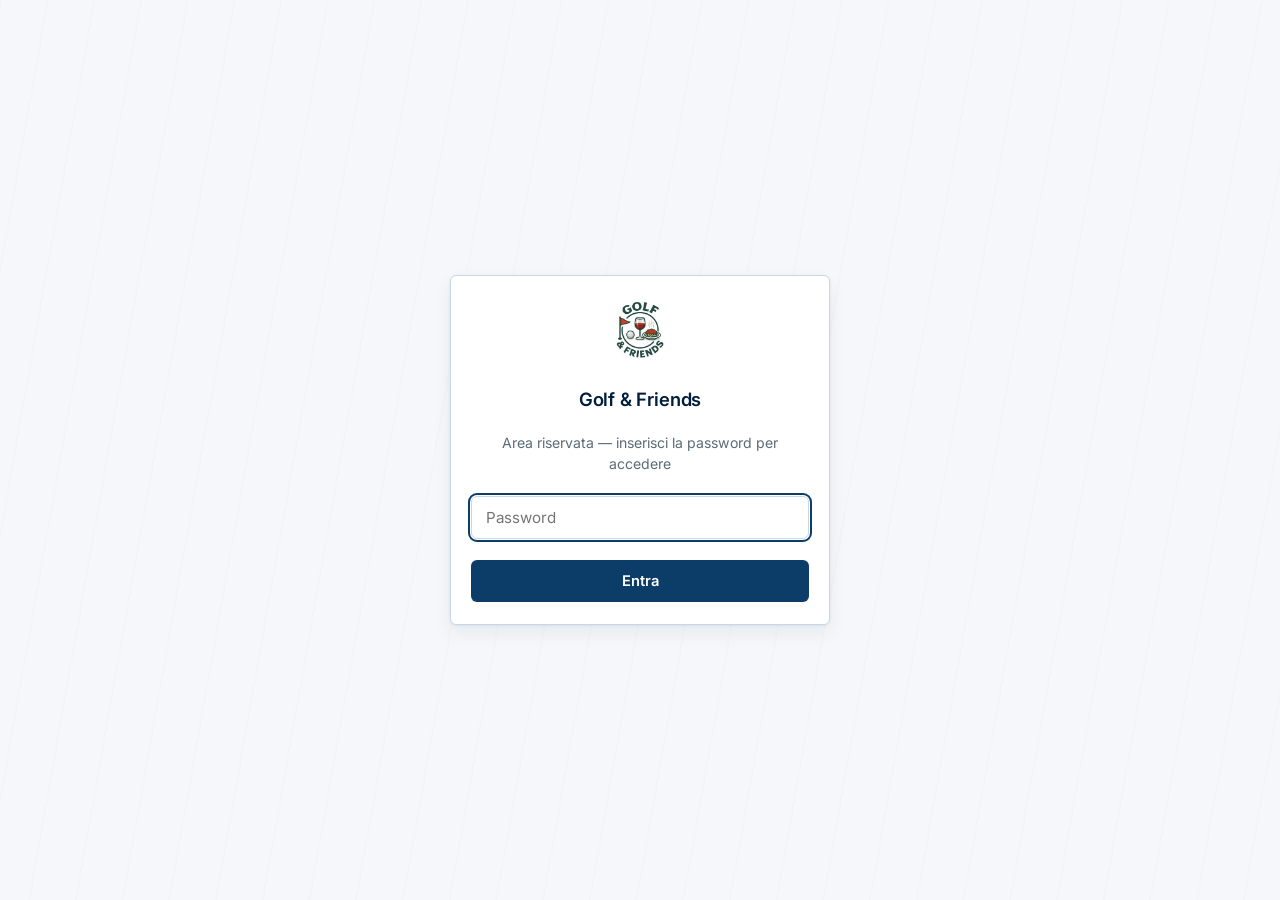
<file: galleria.html>
<!DOCTYPE html>
<html lang="it">
<head>
<meta charset="UTF-8">
<script>
(function(){
  var ROLE_KEY='gfRole';
  var role = localStorage.getItem(ROLE_KEY);
  if (role !== 'player' && role !== 'admin') {
    location.replace('login.html?next=' + encodeURIComponent(location.pathname + location.search));
  } else {
    window.addEventListener('DOMContentLoaded', function(){
      var btn = document.createElement('a');
      btn.href = '#';
      btn.textContent = role === 'admin' ? 'Esci (admin)' : 'Esci';
      btn.setAttribute('style','position:fixed;bottom:12px;right:12px;background:#001e3c;color:#fff;padding:6px 12px;border-radius:6px;font-size:12px;font-family:Inter,sans-serif;text-decoration:none;z-index:9999;opacity:0.85;');
      btn.onclick = function(e){
        e.preventDefault();
        localStorage.removeItem(ROLE_KEY);
        location.href='login.html';
      };
      document.body.appendChild(btn);
    });
  }
})();
</script>
<meta name="viewport" content="width=device-width, initial-scale=1.0">
<title>Galleria — Golf & Friends</title>
<link rel="preconnect" href="https://fonts.googleapis.com">
<link href="https://fonts.googleapis.com/css2?family=Inter:wght@400;500;600;700&display=swap" rel="stylesheet">
<link rel="stylesheet" href="css/style.css?v=62">
<link rel="icon" href="img/icon-192.png" type="image/png">
<link rel="apple-touch-icon" href="img/icon-180.png">
<link rel="manifest" href="manifest.json">
<meta name="theme-color" content="#001e3c">
<meta name="apple-mobile-web-app-capable" content="yes">
<meta name="apple-mobile-web-app-title" content="Golf & Friends">
</head>
<body class="turf-bg">

<nav class="site-nav">
  <div class="wrap">
    <a class="brand" href="index.html"><img src="img/logo.svg" class="brand-icon" alt="Golf &amp; Friends"></a>
    <button type="button" class="nav-toggle" id="nav-toggle" aria-label="Apri menu" aria-expanded="false">
      <span class="nav-toggle-bars"><span></span><span></span><span></span></span>
      <span class="nav-toggle-label">Menu</span>
    </button>
    <div class="nav-links" id="nav-links">
      <a href="index.html">Home</a>
      <a href="classifica.html">Classifica gare</a>
      <a href="calendario.html">Calendario</a>
      <a href="money-list.html">Money List</a>
      <a href="premi.html">Tab Premi</a>
      <a href="giocatori.html">Giocatori</a>
      <a href="statistiche.html">Statistiche</a>
      <a href="galleria.html">Galleria</a>
      <a href="statuto.html">Statuto</a>
      <a href="archivio.html">Archivio</a>
    </div>
  </div>
</nav>

<header class="hero" style="padding-bottom:12px;">
  <div class="wrap">
    <span class="eyebrow">Ricordi dal green</span>
    <h1 style="font-size:2.2rem;">Galleria</h1>
  </div>
</header>

<main class="wrap">
  <div class="grid grid-3" id="galleria-container"></div>
</main>

<footer class="site-footer">
  <div class="wrap">
    <span>Golf & Friends — sito del gruppo, gestito tra amici.</span>
    <span>Dati modificabili in <code>/data/data.json</code></span>
  </div>
</footer>

<script src="js/common.js?v=52"></script>
<script>
(async function () {
  const data = await loadData();
  const container = document.getElementById("galleria-container");

  if (data.galleria.length === 0) {
    container.innerHTML = `<div class="empty-state">Nessuna foto ancora. Aggiungine una dopo la prossima gara!</div>`;
    return;
  }

  container.innerHTML = data.galleria
    .map((item) => {
      if (item.foto) {
        return `
    <div class="gallery-tile" style="background-image:url('${item.foto}'); background-size:cover; background-position:center;">
      <div class="txt">
        <h3>${item.titolo}</h3>
        <p>${item.descrizione}</p>
      </div>
    </div>`;
      }
      return `
    <div class="gallery-tile" style="background-color:${item.colore};">
      <div class="txt">
        <h3>${item.titolo}</h3>
        <p>${item.descrizione}</p>
      </div>
    </div>`;
    })
    .join("");
})();
</script>
</body>
</html>
</file>
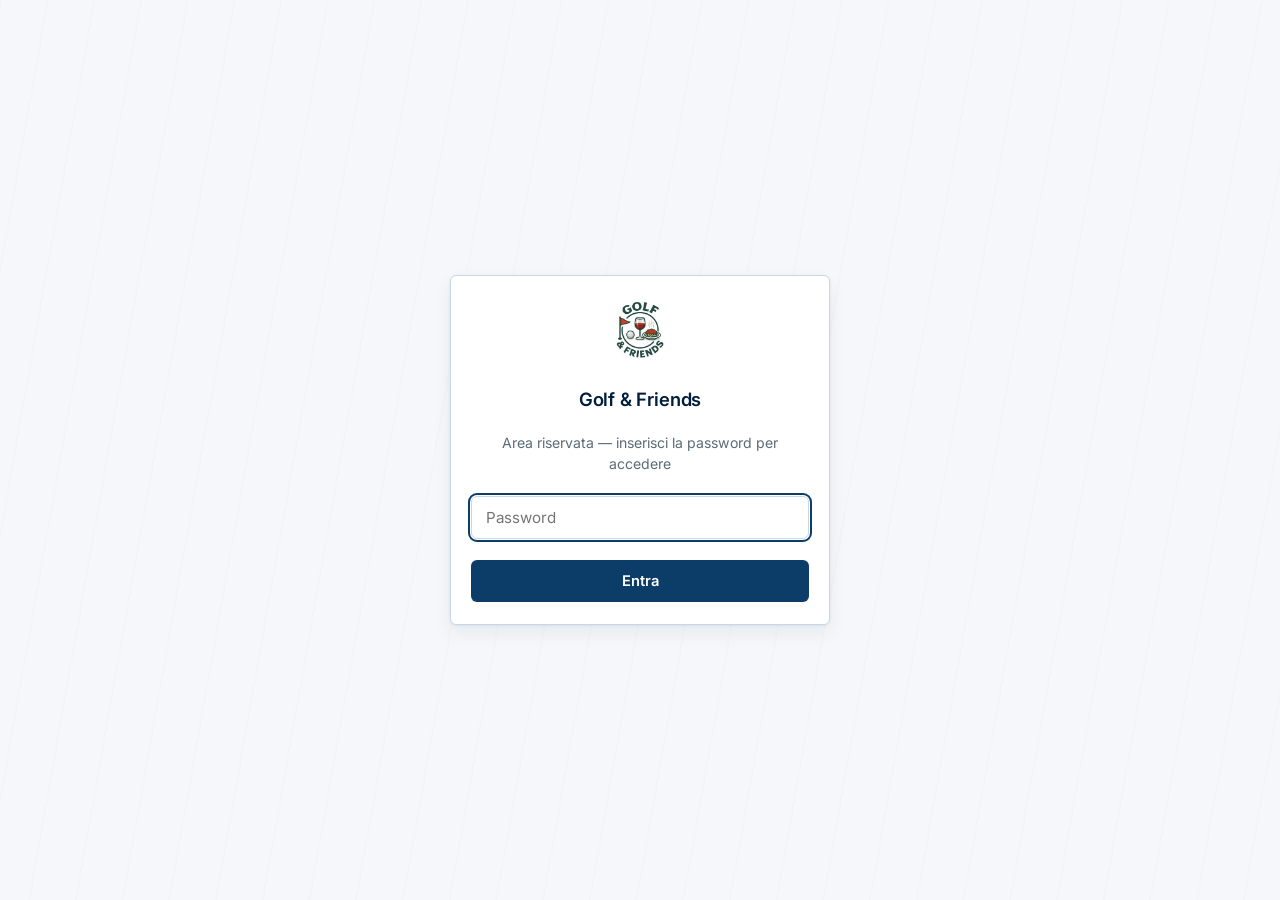
<file: giocatori.html>
<!DOCTYPE html>
<html lang="it">
<head>
<meta charset="UTF-8">
<script>
(function(){
  var ROLE_KEY='gfRole';
  var role = localStorage.getItem(ROLE_KEY);
  if (role !== 'player' && role !== 'admin') {
    location.replace('login.html?next=' + encodeURIComponent(location.pathname + location.search));
  } else {
    window.addEventListener('DOMContentLoaded', function(){
      var btn = document.createElement('a');
      btn.href = '#';
      btn.textContent = role === 'admin' ? 'Esci (admin)' : 'Esci';
      btn.setAttribute('style','position:fixed;bottom:12px;right:12px;background:#001e3c;color:#fff;padding:6px 12px;border-radius:6px;font-size:12px;font-family:Inter,sans-serif;text-decoration:none;z-index:9999;opacity:0.85;');
      btn.onclick = function(e){
        e.preventDefault();
        localStorage.removeItem(ROLE_KEY);
        location.href='login.html';
      };
      document.body.appendChild(btn);
    });
  }
})();
</script>
<meta name="viewport" content="width=device-width, initial-scale=1.0">
<title>Giocatori — Golf & Friends</title>
<link rel="preconnect" href="https://fonts.googleapis.com">
<link href="https://fonts.googleapis.com/css2?family=Inter:wght@400;500;600;700&display=swap" rel="stylesheet">
<link rel="stylesheet" href="css/style.css?v=62">
<link rel="icon" href="img/icon-192.png" type="image/png">
<link rel="apple-touch-icon" href="img/icon-180.png">
<link rel="manifest" href="manifest.json">
<meta name="theme-color" content="#001e3c">
<meta name="apple-mobile-web-app-capable" content="yes">
<meta name="apple-mobile-web-app-title" content="Golf & Friends">
</head>
<body class="turf-bg">

<nav class="site-nav">
  <div class="wrap">
    <a class="brand" href="index.html"><img src="img/logo.svg" class="brand-icon" alt="Golf &amp; Friends"></a>
    <button type="button" class="nav-toggle" id="nav-toggle" aria-label="Apri menu" aria-expanded="false">
      <span class="nav-toggle-bars"><span></span><span></span><span></span></span>
      <span class="nav-toggle-label">Menu</span>
    </button>
    <div class="nav-links" id="nav-links">
      <a href="index.html">Home</a>
      <a href="classifica.html">Classifica gare</a>
      <a href="calendario.html">Calendario</a>
      <a href="money-list.html">Money List</a>
      <a href="premi.html">Tab Premi</a>
      <a href="giocatori.html">Giocatori</a>
      <a href="statistiche.html">Statistiche</a>
      <a href="galleria.html">Galleria</a>
      <a href="statuto.html">Statuto</a>
      <a href="archivio.html">Archivio</a>
    </div>
  </div>
</nav>

<header class="hero" style="padding-bottom:12px;">
  <div class="wrap">
    <h1 style="font-size:2.2rem;">Giocatori</h1>
    <p class="lede">Handicap EGA del gruppo. Ogni giocatore è tenuto a comunicare ogni abbassamento/alzamento di HCP.</p>
  </div>
</header>

<main class="wrap">
  <div class="grid grid-3" id="giocatori-container"></div>
</main>

<footer class="site-footer">
  <div class="wrap">
    <span>Golf & Friends — sito del gruppo, gestito tra amici.</span>
    <span>Dati modificabili in <code>/data/data.json</code></span>
  </div>
</footer>

<script src="js/common.js?v=52"></script>
<script>
(async function () {
  const data = await loadData();
  const container = document.getElementById("giocatori-container");
  const giocatori = [...data.giocatori].sort((a, b) => a.handicap - b.handicap);

  // Sotto questa soglia di gare giocate il mini-grafico non direbbe
  // nulla di significativo — scelta di Andrea, 13 novembre 2026: chi è
  // sotto resta fuori per ora (si rivaluta il prossimo anno).
  const SOGLIA_ANDAMENTO = 4;

  container.innerHTML = giocatori
    .map((p) => {
      const roundGiocati = data.gare.filter((g) => g.risultati.some((r) => r.giocatore === p.id)).length;
      const storico = storicoHcpGiocatore(data, p.id);

      let andamentoHtml = "";
      if (storico.length >= SOGLIA_ANDAMENTO) {
        const valori = storico.map((s) => s.hcpEga);
        const variazione = valori[valori.length - 1] - valori[0];
        // Verde se l'HCP è migliorato (sceso), rosso se è peggiorato
        // (salito), grigio neutro se è rimasto identico — riusa gli
        // stessi colori già presenti sul sito (verde di HCP gioco, rosso
        // del badge RIT), non ne introduce di nuovi.
        const colore = variazione < 0 ? "#00573f" : variazione > 0 ? "#8f3b2b" : "#5b6b76";
        const freccia = variazione < 0 ? "▼" : variazione > 0 ? "▲" : "→";
        const segno = variazione > 0 ? "+" : "";
        // Sul lato destro della card, accanto ad avatar/nome/HCP, per
        // riempire lo spazio altrimenti vuoto (richiesta di Andrea, 13
        // novembre 2026).
        andamentoHtml = `
        <div class="spark-col">
          ${sparklineSvg(valori, colore)}
          <span class="spark-delta" style="color:${colore};">${freccia} ${segno}${variazione.toFixed(1)}</span>
        </div>`;
      }

      return `
    <div class="player-card">
      <div class="player-card-top">
        <div class="player-card-info">
          <div class="avatar">${initials(p.nome)}</div>
          <h3 class="player-name">${p.nome}</h3>
          <div class="hcp">${p.handicap.toFixed(1)}</div>
          <p class="sub" style="margin-top:2px;">HCP EGA</p>
        </div>
        ${andamentoHtml}
      </div>
      <div class="flex" style="margin-top:10px; justify-content:space-between; align-items:flex-end;">
        <span class="pill sky">HCP gioco ${hcpGioco(hcpEgaEffettivo(p.handicap, p.tee))}</span>
        <p class="sub" style="margin:0;">Round giocati: ${roundGiocati}</p>
      </div>
    </div>`;
    })
    .join("");
})();
</script>
</body>
</html>
</file>
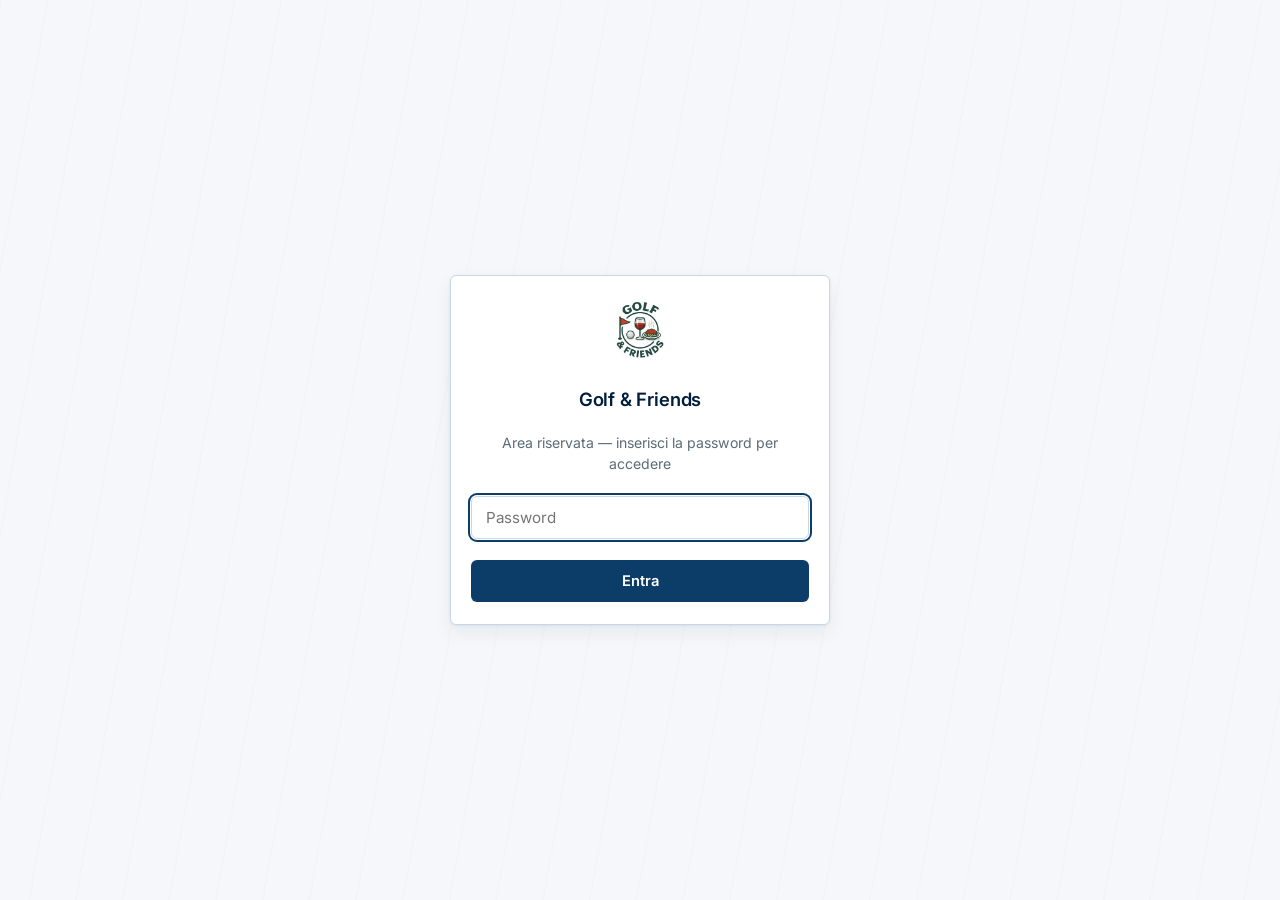
<file: login.html>
<!DOCTYPE html>
<html lang="it">
<head>
<meta charset="UTF-8">
<meta name="viewport" content="width=device-width, initial-scale=1.0">
<title>Accesso — Golf & Friends</title>
<link rel="preconnect" href="https://fonts.googleapis.com">
<link href="https://fonts.googleapis.com/css2?family=Inter:wght@400;500;600;700&display=swap" rel="stylesheet">
<link rel="stylesheet" href="css/style.css?v=62">
<link rel="icon" href="img/icon-192.png" type="image/png">
<link rel="apple-touch-icon" href="img/icon-180.png">
<link rel="manifest" href="manifest.json">
<meta name="theme-color" content="#001e3c">
<meta name="apple-mobile-web-app-capable" content="yes">
<meta name="apple-mobile-web-app-title" content="Golf & Friends">
<style>
  .login-wrap {
    min-height: 100vh;
    display: flex;
    align-items: center;
    justify-content: center;
    padding: 24px;
  }
  .login-card {
    max-width: 380px;
    width: 100%;
  }
  .login-card .card-body { display: flex; flex-direction: column; gap: 14px; }
  .login-logo { display: flex; justify-content: center; margin-bottom: 6px; }
  .login-logo img { width: 72px; height: 72px; }
  .login-card h1 {
    font-size: 1.15rem;
    text-align: center;
    margin: 0 0 4px;
    color: var(--navy-deep);
  }
  .login-card p.lede {
    text-align: center;
    color: var(--ink-soft);
    font-size: 0.88rem;
    margin: 0 0 8px;
  }
  .login-card input[type="password"] {
    padding: 11px 14px;
    border: 1px solid var(--blue-line);
    border-radius: var(--radius);
    font-family: var(--font-body);
    font-size: 0.95rem;
    width: 100%;
    box-sizing: border-box;
  }
  .login-card input[type="password"]:focus {
    outline: 2px solid var(--gold);
    outline-offset: 1px;
  }
  .login-error {
    color: var(--danger);
    font-size: 0.85rem;
    text-align: center;
    min-height: 1.1em;
  }
  .login-card .btn { width: 100%; justify-content: center; }
</style>
</head>
<body class="turf-bg">

<div class="login-wrap">
  <div class="card login-card">
    <div class="card-body">
      <div class="login-logo"><img src="img/logo.svg" alt="Golf & Friends"></div>
      <h1>Golf &amp; Friends</h1>
      <p class="lede">Area riservata — inserisci la password per accedere</p>
      <form id="login-form">
        <input type="password" id="login-password" placeholder="Password" autocomplete="current-password" autofocus>
        <div class="login-error" id="login-error"></div>
        <button type="submit" class="btn btn-primary" style="margin-top:6px;">Entra</button>
      </form>
    </div>
  </div>
</div>

<script>
(function(){
  var PLAYER_PW = 'Golflignano';
  var ADMIN_PW = 'Golflignano2026';
  var ROLE_KEY = 'gfRole';

  var form = document.getElementById('login-form');
  var input = document.getElementById('login-password');
  var errorEl = document.getElementById('login-error');

  function getNext(){
    var params = new URLSearchParams(location.search);
    var next = params.get('next');
    if (!next || next.indexOf('login.html') !== -1) return 'index.html';
    return next;
  }

  form.addEventListener('submit', function(e){
    e.preventDefault();
    var val = input.value;
    var role = null;
    if (val === ADMIN_PW) role = 'admin';
    else if (val === PLAYER_PW) role = 'player';

    if (role) {
      localStorage.setItem(ROLE_KEY, role);
      location.href = getNext();
    } else {
      errorEl.textContent = 'Password non corretta, riprova.';
      input.value = '';
      input.focus();
    }
  });
})();
</script>

</body>
</html>
</file>
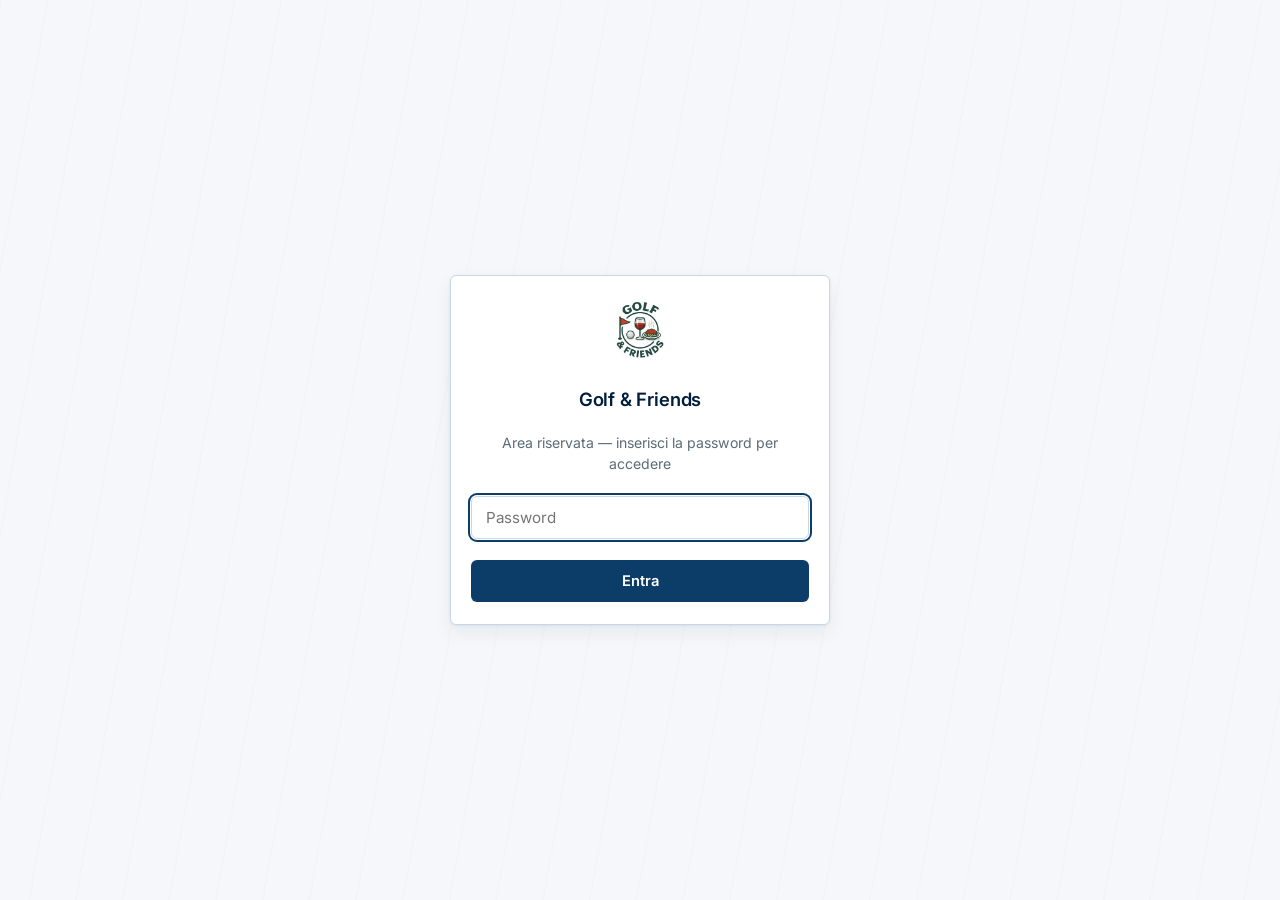
<file: money-list.html>
<!DOCTYPE html>
<html lang="it">
<head>
<meta charset="UTF-8">
<script>
(function(){
  var ROLE_KEY='gfRole';
  var role = localStorage.getItem(ROLE_KEY);
  if (role !== 'player' && role !== 'admin') {
    location.replace('login.html?next=' + encodeURIComponent(location.pathname + location.search));
  } else {
    window.addEventListener('DOMContentLoaded', function(){
      var btn = document.createElement('a');
      btn.href = '#';
      btn.textContent = role === 'admin' ? 'Esci (admin)' : 'Esci';
      btn.setAttribute('style','position:fixed;bottom:12px;right:12px;background:#001e3c;color:#fff;padding:6px 12px;border-radius:6px;font-size:12px;font-family:Inter,sans-serif;text-decoration:none;z-index:9999;opacity:0.85;');
      btn.onclick = function(e){
        e.preventDefault();
        localStorage.removeItem(ROLE_KEY);
        location.href='login.html';
      };
      document.body.appendChild(btn);
    });
  }
})();
</script>
<meta name="viewport" content="width=device-width, initial-scale=1.0">
<title>Money List — Golf & Friends</title>
<link rel="preconnect" href="https://fonts.googleapis.com">
<link href="https://fonts.googleapis.com/css2?family=Inter:wght@400;500;600;700&display=swap" rel="stylesheet">
<link rel="stylesheet" href="css/style.css?v=62">
<link rel="icon" href="img/icon-192.png" type="image/png">
<link rel="apple-touch-icon" href="img/icon-180.png">
<link rel="manifest" href="manifest.json">
<meta name="theme-color" content="#001e3c">
<meta name="apple-mobile-web-app-capable" content="yes">
<meta name="apple-mobile-web-app-title" content="Golf & Friends">
</head>
<body class="turf-bg">

<nav class="site-nav">
  <div class="wrap">
    <a class="brand" href="index.html"><img src="img/logo.svg" class="brand-icon" alt="Golf &amp; Friends"></a>
    <button type="button" class="nav-toggle" id="nav-toggle" aria-label="Apri menu" aria-expanded="false">
      <span class="nav-toggle-bars"><span></span><span></span><span></span></span>
      <span class="nav-toggle-label">Menu</span>
    </button>
    <div class="nav-links" id="nav-links">
      <a href="index.html">Home</a>
      <a href="classifica.html">Classifica gare</a>
      <a href="calendario.html">Calendario</a>
      <a href="money-list.html">Money List</a>
      <a href="premi.html">Tab Premi</a>
      <a href="giocatori.html">Giocatori</a>
      <a href="statistiche.html">Statistiche</a>
      <a href="galleria.html">Galleria</a>
      <a href="statuto.html">Statuto</a>
      <a href="archivio.html">Archivio</a>
    </div>
  </div>
</nav>

<header class="hero" style="padding:32px 0 8px;">
  <div class="wrap" style="text-align:center; padding-bottom:0;">
    <h1 style="font-size:2.6rem; margin:0 auto 4px; max-width:none;" id="money-list-titolo">Golf &amp; Friends</h1>
    <p id="money-list-stagione" style="font-size:1.5rem; font-weight:600; color: var(--ink); margin:0;"></p>
  </div>
</header>

<main class="wrap">
  <section class="card leaderboard-card">
    <div class="card-header">
      <h3>Leaderboard</h3>
      <span class="meta" id="totale-montepremi"></span>
    </div>
    <div class="card-body" style="padding:0; overflow-x:auto;">
      <table class="leaderboard only-desktop" id="money-list-tabella">
        <thead>
          <tr><th class="num">Pos</th><th>Giocatore</th><th class="num">Hcp</th><th class="num">Scatolette</th></tr>
        </thead>
        <tbody></tbody>
      </table>
      <div class="only-mobile mobile-rows" id="money-list-mobile" style="padding:0 4px;"></div>
    </div>
  </section>
</main>

<footer class="site-footer">
  <div class="wrap">
    <span>Golf & Friends — sito del gruppo, gestito tra amici.</span>
    <span>Dati modificabili in <code>/data/data.json</code></span>
  </div>
</footer>

<script src="js/common.js?v=52"></script>
<script>
(async function () {
  document.getElementById("money-list-titolo").textContent = "Golf & Friends";
  document.getElementById("money-list-stagione").textContent = `Season ${new Date().getFullYear()}`;
  const dataCompleta = await loadData();
  // Nuova stagione (Winter Season): mostriamo solo le gare da questa data in
  // poi. Le gare precedenti restano salvate su Firestore e consultabili
  // nell'Archivio (archivio.html), che fa il filtro opposto.
  const INIZIO_STAGIONE_CORRENTE = "2026-11-28";
  const data = { ...dataCompleta, gare: dataCompleta.gare.filter((g) => g.data >= INIZIO_STAGIONE_CORRENTE) };
  const ranked = calcolaScatoletteTotali(data, true);

  const totaleScatolette = ranked.reduce((sum, r) => sum + r.totale, 0);
  document.getElementById("totale-montepremi").textContent = `Scatolette assegnate in stagione: ${totaleScatolette}`;

  const tbody = document.querySelector("#money-list-tabella tbody");
  const classiPosizione = { 1: "gold", 2: "silver", 3: "bronze" };

  tbody.innerHTML = ranked
    .map((r, i) => {
      const pos = i + 1;
      const player = data.giocatori.find((g) => g.id === r.giocatore);
      const nome = player ? player.nome : r.giocatore;
      const classePos = classiPosizione[pos] || "plain";
      const premioCella =
        r.totale > 0
          ? `<span class="premio-badge">
               <span class="lb-scatolette-num">${r.totale}</span>
               <img src="img/scatola-provv1.png" alt="Scatola Titleist Pro V1" class="premio-thumb">
             </span>`
          : `<span class="muted">0</span>`;
      return `
      <tr class="lb-row">
        <td class="num"><span class="lb-pos ${classePos}">${pos}</span></td>
        <td>
          <div class="lb-player">
            <span class="lb-avatar">${inizialiGiocatore(nome)}</span>
            <span class="lb-nome player-name">${nome}</span>
          </div>
        </td>
        <td class="num">${player ? player.handicap.toFixed(1) : "—"}</td>
        <td class="num">${premioCella}</td>
      </tr>`;
    })
    .join("");

  document.getElementById("money-list-mobile").innerHTML = ranked
    .map((r, i) => {
      const pos = i + 1;
      const player = data.giocatori.find((g) => g.id === r.giocatore);
      const nome = player ? player.nome : r.giocatore;
      const classePos = classiPosizione[pos] || "plain";
      const premioCella =
        r.totale > 0
          ? `<span class="premio-badge">
               <span class="lb-scatolette-num">${r.totale}</span>
               <img src="img/scatola-provv1.png" alt="Scatola Titleist Pro V1" class="premio-thumb">
             </span>`
          : `<span class="muted">0</span>`;
      return `
      <div class="mrow">
        <div class="mrow-pos"><span class="lb-pos ${classePos}">${pos}</span></div>
        <div class="mrow-main">
          <div class="mrow-nome player-name">${nome}</div>
          <div class="mrow-sub">Hcp ${player ? player.handicap.toFixed(1) : "—"}</div>
        </div>
        <div class="mrow-side">${premioCella}</div>
      </div>`;
    })
    .join("");
})();
</script>
</body>
</html>
</file>
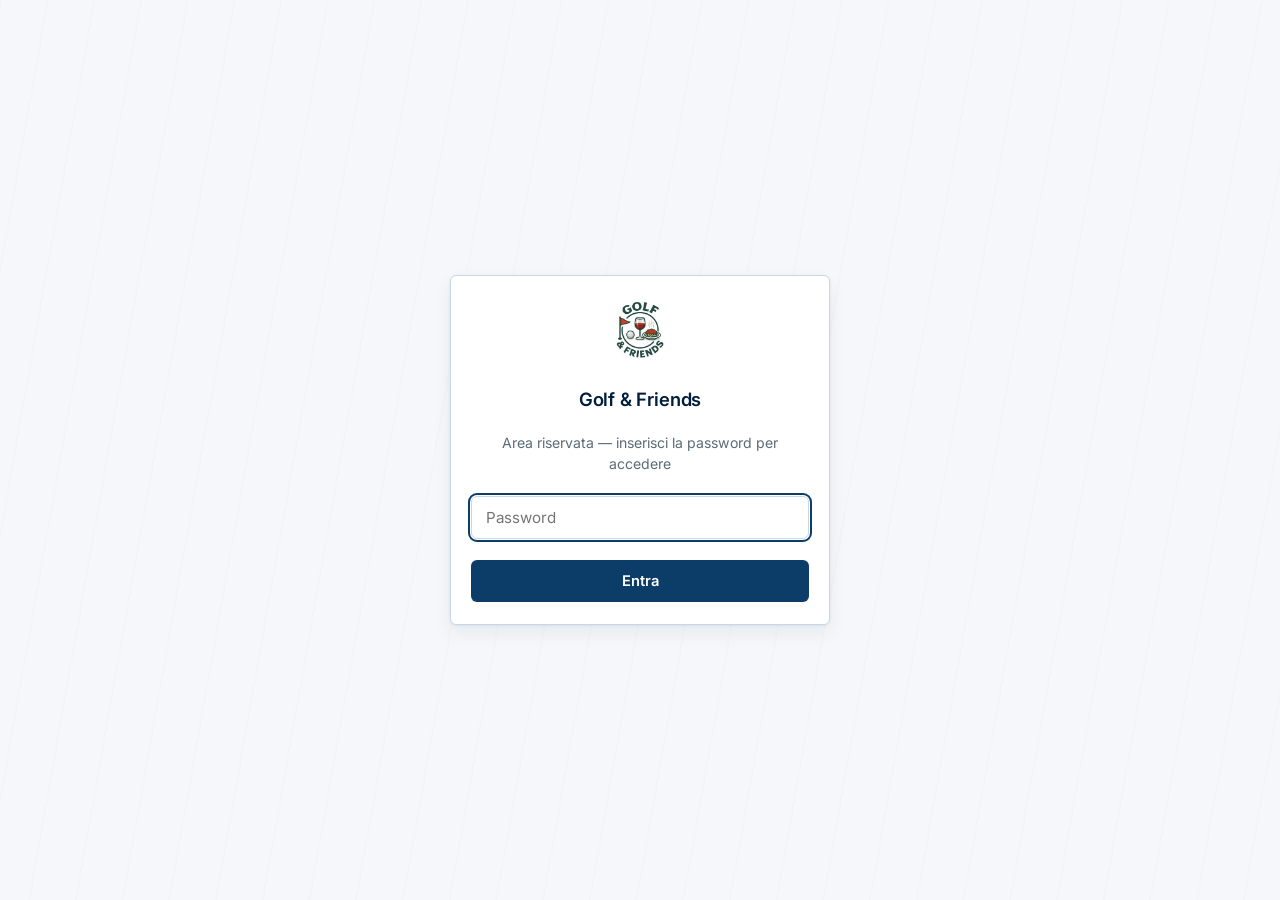
<file: premi.html>
<!DOCTYPE html>
<html lang="it">
<head>
<meta charset="UTF-8">
<script>
(function(){
  var ROLE_KEY='gfRole';
  var role = localStorage.getItem(ROLE_KEY);
  if (role !== 'player' && role !== 'admin') {
    location.replace('login.html?next=' + encodeURIComponent(location.pathname + location.search));
  } else {
    window.addEventListener('DOMContentLoaded', function(){
      var btn = document.createElement('a');
      btn.href = '#';
      btn.textContent = role === 'admin' ? 'Esci (admin)' : 'Esci';
      btn.setAttribute('style','position:fixed;bottom:12px;right:12px;background:#001e3c;color:#fff;padding:6px 12px;border-radius:6px;font-size:12px;font-family:Inter,sans-serif;text-decoration:none;z-index:9999;opacity:0.85;');
      btn.onclick = function(e){
        e.preventDefault();
        localStorage.removeItem(ROLE_KEY);
        location.href='login.html';
      };
      document.body.appendChild(btn);
    });
  }
})();
</script>
<meta name="viewport" content="width=device-width, initial-scale=1.0">
<title>Tabella Premi — Golf & Friends</title>
<link rel="preconnect" href="https://fonts.googleapis.com">
<link href="https://fonts.googleapis.com/css2?family=Inter:wght@400;500;600;700&display=swap" rel="stylesheet">
<link rel="stylesheet" href="css/style.css?v=62">
<link rel="icon" href="img/icon-192.png" type="image/png">
<link rel="apple-touch-icon" href="img/icon-180.png">
<link rel="manifest" href="manifest.json">
<meta name="theme-color" content="#001e3c">
<meta name="apple-mobile-web-app-capable" content="yes">
<meta name="apple-mobile-web-app-title" content="Golf & Friends">
</head>
<body class="turf-bg">

<nav class="site-nav">
  <div class="wrap">
    <a class="brand" href="index.html"><img src="img/logo.svg" class="brand-icon" alt="Golf &amp; Friends"></a>
    <button type="button" class="nav-toggle" id="nav-toggle" aria-label="Apri menu" aria-expanded="false">
      <span class="nav-toggle-bars"><span></span><span></span><span></span></span>
      <span class="nav-toggle-label">Menu</span>
    </button>
    <div class="nav-links" id="nav-links">
      <a href="index.html">Home</a>
      <a href="classifica.html">Classifica gare</a>
      <a href="calendario.html">Calendario</a>
      <a href="money-list.html">Money List</a>
      <a href="premi.html">Tab Premi</a>
      <a href="giocatori.html">Giocatori</a>
      <a href="statistiche.html">Statistiche</a>
      <a href="galleria.html">Galleria</a>
      <a href="statuto.html">Statuto</a>
      <a href="archivio.html">Archivio</a>
    </div>
  </div>
</nav>

<header class="hero" style="padding:32px 0 8px;">
  <div class="wrap" style="padding-bottom:0;">
    <span class="eyebrow" style="color:#000;">Titleist ProV1</span>
    <h1 style="font-size:2.2rem;">Tabella Premi</h1>
    <p class="lede">Inserisci i giocatori e ottieni subito la suddivisione dei premi.</p>
  </div>
</header>

<main class="wrap" style="padding-top:8px;">

  <section class="card">
    <div class="card-header">
      <h3>Calcolatore</h3>
      <span class="meta">da 3 a 16 giocatori</span>
    </div>
    <div class="card-body">
      <label for="input-giocatori" style="display:block; font-family:var(--font-mono); font-size:0.78rem; letter-spacing:0.05em; text-transform:uppercase; color:var(--ink-soft); margin-bottom:8px;">
        Numero di giocatori iscritti
      </label>
      <div class="flex" style="margin-bottom:18px;">
        <input type="number" id="input-giocatori" min="3" max="16" value="8"
          style="font-family:var(--font-mono); font-size:1.1rem; padding:10px 14px; border-radius:6px; border:1px solid var(--ink-soft); width:100px;">
        <button class="btn btn-primary" id="btn-calcola" type="button">Calcola</button>
      </div>
      <div id="risultato-calcolo"></div>
    </div>
  </section>

  <div class="section-title">
    <h2>Tabella completa</h2>
  </div>
  <section class="card">
    <div class="card-body">
      <table class="scorecard" id="tabella-premi">
        <thead>
          <tr>
            <th class="num">Giocatori</th>
            <th class="num">Flight</th>
            <th class="num">Scatolette</th>
            <th class="num">1°</th>
            <th class="num">2°</th>
            <th class="num">3°</th>
            <th class="num">4°</th>
          </tr>
        </thead>
        <tbody></tbody>
      </table>
      <p class="muted" style="margin-top:14px; margin-bottom:0; font-size:0.82rem;">
        Fuori da questo intervallo (meno di 3 o più di 16 giocatori) la suddivisione va decisa caso per caso nel gruppo.
      </p>
    </div>
  </section>
  <div class="section-title">
    <h2>Extra Bet ProV1</h2>
  </div>
  <section class="card">
    <div class="card-header">
      <h3>Calcolatore Extra Bet</h3>
      <span class="meta">da 3 a 10 giocatori</span>
    </div>
    <div class="card-body">
      <label for="input-giocatori-extra" style="display:block; font-family:var(--font-mono); font-size:0.78rem; letter-spacing:0.05em; text-transform:uppercase; color:var(--ink-soft); margin-bottom:8px;">
        Numero di giocatori iscritti
      </label>
      <div class="flex" style="margin-bottom:18px;">
        <input type="number" id="input-giocatori-extra" min="3" max="10" value="8"
          style="font-family:var(--font-mono); font-size:1.1rem; padding:10px 14px; border-radius:6px; border:1px solid var(--ink-soft); width:100px;">
        <button class="btn btn-primary" id="btn-calcola-extra" type="button">Calcola</button>
      </div>
      <div id="risultato-calcolo-extra"></div>
    </div>
  </section>

  <div class="section-title">
    <h2>Tabella Extra Bet completa</h2>
  </div>
  <section class="card">
    <div class="card-body">
      <table class="scorecard" id="tabella-extra-bet">
        <thead>
          <tr>
            <th class="num">Giocatori</th>
            <th class="num">Primo</th>
            <th class="num">Secondo</th>
            <th class="num">Terzo</th>
            <th class="num">Paganti</th>
          </tr>
        </thead>
        <tbody></tbody>
      </table>
      <p class="muted" style="margin-top:14px; margin-bottom:0; font-size:0.82rem;">
        "Franco" = quella posizione non vince nulla, ma è esente dal pagare la quota.
      </p>
    </div>
  </section>

</main>

<footer class="site-footer">
  <div class="wrap">
    <span>Golf & Friends — sito del gruppo, gestito tra amici.</span>
    <span>Dati modificabili in <code>/data/data.json</code></span>
  </div>
</footer>

<script src="js/common.js?v=52"></script>
<script>
(async function () {
  const data = await loadData();
  const tabella = data.premi.tabella;

  // Tabella completa
  const tbody = document.querySelector("#tabella-premi tbody");
  tbody.innerHTML = tabella
    .map(
      (r) => `
    <tr>
      <td class="num">${r.giocatori}</td>
      <td class="num">${r.flight}</td>
      <td class="num">${r.scatolette}</td>
      <td class="num">${r.primo}</td>
      <td class="num">${r.secondo}</td>
      <td class="num">${r.terzo}</td>
      <td class="num">${r.quarto}</td>
    </tr>`
    )
    .join("");

  // Calcolatore
  function calcola() {
    const n = parseInt(document.getElementById("input-giocatori").value, 10);
    const out = document.getElementById("risultato-calcolo");
    const riga = tabella.find((r) => r.giocatori === n);

    if (!n || n < 3 || n > 16) {
      out.innerHTML = `<div class="empty-state">Inserisci un numero di giocatori tra 3 e 16.</div>`;
      return;
    }

    const posizioni = [
      { label: "1° posto", val: riga.primo },
      { label: "2° posto", val: riga.secondo },
      { label: "3° posto", val: riga.terzo },
      { label: "4° posto", val: riga.quarto },
    ].filter((p) => p.val > 0);

    out.innerHTML = `
      <div class="grid grid-3" style="margin-bottom:16px;">
        <div class="stat-tile"><span class="num">${riga.flight}</span><span class="label">Flight</span></div>
        <div class="stat-tile"><span class="num">${riga.scatolette}</span><span class="label">Scatolette totali ProV1</span></div>
        <div class="stat-tile"><span class="num">${posizioni.length}</span><span class="label">Posizioni premiate</span></div>
      </div>
      <table class="scorecard">
        <thead><tr><th>Posizione</th><th class="num">Scatolette</th></tr></thead>
        <tbody>
          ${posizioni
            .map(
              (p, i) => `<tr class="pos-${i + 1}"><td class="pos">${p.label}</td><td class="num">${p.val}</td></tr>`
            )
            .join("")}
        </tbody>
      </table>
    `;
  }

  document.getElementById("btn-calcola").addEventListener("click", calcola);
  document.getElementById("input-giocatori").addEventListener("keyup", (e) => {
    if (e.key === "Enter") calcola();
  });
  calcola();

  // ---- Extra Bet ProV1 ----
  const tabellaExtra = data.extraBet.tabella;

  function formatValoreExtra(v) {
    return v === "franco" ? `<span class="pill">Franco</span>` : v;
  }

  const tbodyExtra = document.querySelector("#tabella-extra-bet tbody");
  tbodyExtra.innerHTML = tabellaExtra
    .map(
      (r) => `
    <tr>
      <td class="num">${r.giocatori}</td>
      <td class="num">${formatValoreExtra(r.primo)}</td>
      <td class="num">${formatValoreExtra(r.secondo)}</td>
      <td class="num">${formatValoreExtra(r.terzo)}</td>
      <td class="num">${r.paganti}</td>
    </tr>`
    )
    .join("");

  function calcolaExtra() {
    const n = parseInt(document.getElementById("input-giocatori-extra").value, 10);
    const out = document.getElementById("risultato-calcolo-extra");
    const riga = tabellaExtra.find((r) => r.giocatori === n);

    if (!n || n < 3 || n > 10) {
      out.innerHTML = `<div class="empty-state">Inserisci un numero di giocatori tra 3 e 10.</div>`;
      return;
    }

    const posizioni = [
      { label: "1° posto", val: riga.primo },
      { label: "2° posto", val: riga.secondo },
      { label: "3° posto", val: riga.terzo },
    ].filter((p) => p.val !== 0);

    out.innerHTML = `
      <div class="grid grid-3" style="margin-bottom:16px;">
        <div class="stat-tile"><span class="num">${riga.paganti}</span><span class="label">Giocatori paganti</span></div>
        <div class="stat-tile"><span class="num">${n - riga.paganti}</span><span class="label">Esenti (Franco)</span></div>
        <div class="stat-tile"><span class="num">${posizioni.length}</span><span class="label">Posizioni premiate</span></div>
      </div>
      <table class="scorecard">
        <thead><tr><th>Posizione</th><th class="num">Extra Bet</th></tr></thead>
        <tbody>
          ${posizioni
            .map(
              (p, i) => `<tr class="pos-${i + 1}"><td class="pos">${p.label}</td><td class="num">${formatValoreExtra(p.val)}</td></tr>`
            )
            .join("")}
        </tbody>
      </table>
    `;
  }

  document.getElementById("btn-calcola-extra").addEventListener("click", calcolaExtra);
  document.getElementById("input-giocatori-extra").addEventListener("keyup", (e) => {
    if (e.key === "Enter") calcolaExtra();
  });
  calcolaExtra();
})();
</script>
</body>
</html>
</file>
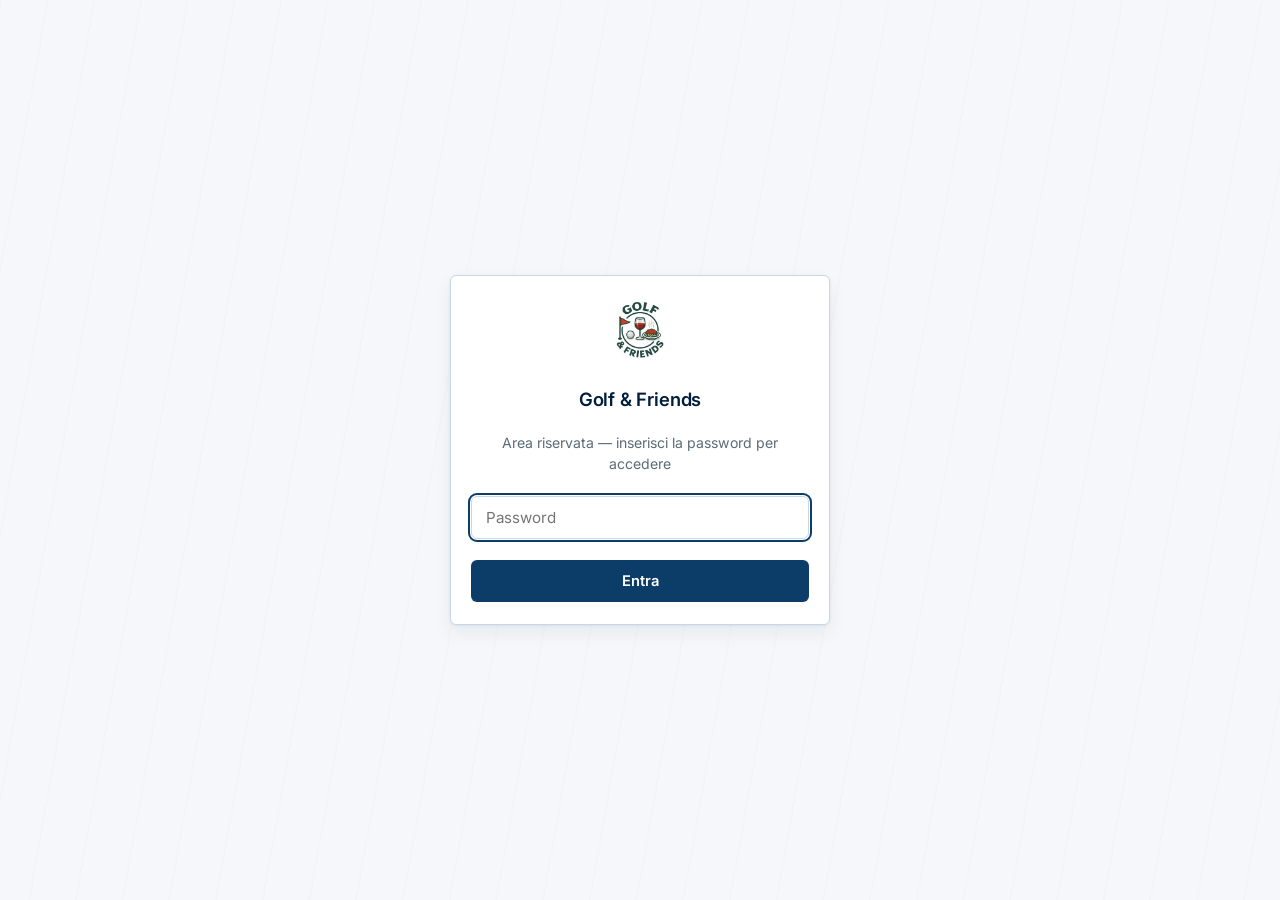
<file: statistiche.html>
<!DOCTYPE html>
<html lang="it">
<head>
<meta charset="UTF-8">
<script>
(function(){
  var ROLE_KEY='gfRole';
  var role = localStorage.getItem(ROLE_KEY);
  if (role !== 'player' && role !== 'admin') {
    location.replace('login.html?next=' + encodeURIComponent(location.pathname + location.search));
  } else {
    window.addEventListener('DOMContentLoaded', function(){
      var btn = document.createElement('a');
      btn.href = '#';
      btn.textContent = role === 'admin' ? 'Esci (admin)' : 'Esci';
      btn.setAttribute('style','position:fixed;bottom:12px;right:12px;background:#001e3c;color:#fff;padding:6px 12px;border-radius:6px;font-size:12px;font-family:Inter,sans-serif;text-decoration:none;z-index:9999;opacity:0.85;');
      btn.onclick = function(e){
        e.preventDefault();
        localStorage.removeItem(ROLE_KEY);
        location.href='login.html';
      };
      document.body.appendChild(btn);
    });
  }
})();
</script>
<meta name="viewport" content="width=device-width, initial-scale=1.0">
<title>Statistiche — Golf & Friends</title>
<link rel="preconnect" href="https://fonts.googleapis.com">
<link href="https://fonts.googleapis.com/css2?family=Inter:wght@400;500;600;700&display=swap" rel="stylesheet">
<link rel="stylesheet" href="css/style.css?v=62">
<link rel="icon" href="img/icon-192.png" type="image/png">
<link rel="apple-touch-icon" href="img/icon-180.png">
<link rel="manifest" href="manifest.json">
<meta name="theme-color" content="#001e3c">
<meta name="apple-mobile-web-app-capable" content="yes">
<meta name="apple-mobile-web-app-title" content="Golf & Friends">
</head>
<body class="turf-bg">

<nav class="site-nav">
  <div class="wrap">
    <a class="brand" href="index.html"><img src="img/logo.svg" class="brand-icon" alt="Golf &amp; Friends"></a>
    <button type="button" class="nav-toggle" id="nav-toggle" aria-label="Apri menu" aria-expanded="false">
      <span class="nav-toggle-bars"><span></span><span></span><span></span></span>
      <span class="nav-toggle-label">Menu</span>
    </button>
    <div class="nav-links" id="nav-links">
      <a href="index.html">Home</a>
      <a href="classifica.html">Classifica gare</a>
      <a href="calendario.html">Calendario</a>
      <a href="money-list.html">Money List</a>
      <a href="premi.html">Tab Premi</a>
      <a href="giocatori.html">Giocatori</a>
      <a href="statistiche.html">Statistiche</a>
      <a href="galleria.html">Galleria</a>
      <a href="statuto.html">Statuto</a>
      <a href="archivio.html">Archivio</a>
    </div>
  </div>
</nav>

<header class="hero" style="padding-bottom:12px;">
  <div class="wrap">
    <h1 style="font-size:2.2rem;">Statistiche</h1>
    <p class="lede">Numeri e curiosità della stagione 2026.</p>
  </div>
</header>

<main class="wrap">
  <div class="grid grid-4" id="stat-tiles" style="margin-bottom:8px; gap:12px;"></div>

  <div class="section-title"><h2>Curiosità della stagione</h2></div>
  <div class="grid grid-3">
    <section class="card leaderboard-card">
      <div class="card-header"><h3>Netto medio</h3></div>
      <div class="card-body" style="padding:0; overflow-x:auto;">
        <table class="leaderboard" id="tabella-netto-medio">
          <thead><tr><th class="num">Pos</th><th>Giocatore</th><th class="num">Netto medio</th></tr></thead>
          <tbody></tbody>
        </table>
      </div>
    </section>
    <section class="card leaderboard-card">
      <div class="card-header"><h3>Lordo medio</h3></div>
      <div class="card-body" style="padding:0; overflow-x:auto;">
        <table class="leaderboard" id="tabella-lordo-medio">
          <thead><tr><th class="num">Pos</th><th>Giocatore</th><th class="num">Lordo medio</th></tr></thead>
          <tbody></tbody>
        </table>
      </div>
    </section>
    <section class="card leaderboard-card">
      <div class="card-header"><h3>Più vittorie</h3></div>
      <div class="card-body" style="padding:0; overflow-x:auto;">
        <table class="leaderboard" id="tabella-vittorie">
          <thead><tr><th class="num">Pos</th><th>Giocatore</th><th class="num">1°</th></tr></thead>
          <tbody></tbody>
        </table>
      </div>
    </section>
    <section class="card leaderboard-card">
      <div class="card-header"><h3>Più piazzamenti (Top 4)</h3></div>
      <div class="card-body" style="padding:0; overflow-x:auto;">
        <table class="leaderboard" id="tabella-piazzamenti">
          <thead><tr><th class="num">Pos</th><th>Giocatore</th><th class="num">Top 4</th></tr></thead>
          <tbody></tbody>
        </table>
      </div>
    </section>
    <section class="card leaderboard-card">
      <div class="card-header"><h3>Più round giocati</h3></div>
      <div class="card-body" style="padding:0; overflow-x:auto;">
        <table class="leaderboard" id="tabella-round">
          <thead><tr><th class="num">Pos</th><th>Giocatore</th><th class="num">Round</th></tr></thead>
          <tbody></tbody>
        </table>
      </div>
    </section>
  </div>

  <div class="section-title"><h2>Money list</h2></div>
  <a class="btn btn-primary" href="money-list.html">Guarda la Money List</a>
</main>

<footer class="site-footer">
  <div class="wrap">
    <span>Golf & Friends — sito del gruppo, gestito tra amici.</span>
    <span>Dati modificabili in <code>/data/data.json</code></span>
  </div>
</footer>

<script src="js/common.js?v=52"></script>
<script>
(async function () {
  const dataCompleta = await loadData();
  // Nuova stagione (Winter Season): mostriamo solo le gare da questa data in
  // poi. Le gare precedenti restano salvate su Firestore e consultabili
  // nell'Archivio (archivio.html), che fa il filtro opposto.
  const INIZIO_STAGIONE_CORRENTE = "2026-11-28";
  const data = { ...dataCompleta, gare: dataCompleta.gare.filter((g) => g.data >= INIZIO_STAGIONE_CORRENTE) };

  // ---- Stat tiles ----
  const numGare = data.gare.length;
  const numGiocatori = data.giocatori.length;
  const classificheGare = data.gare.map((g) => calcolaClassificaGara(data, g));
  // I giocatori ritirati (r.ritirato) non hanno un netto calcolabile: vanno
  // esclusi dalle medie, altrimenti il risultato diventerebbe NaN.
  const tuttiNetti = classificheGare.flatMap((righe) => righe.filter((r) => !r.ritirato).map((r) => r.netto));
  const mediaNetto = tuttiNetti.length ? (tuttiNetti.reduce((a, b) => a + b, 0) / tuttiNetti.length).toFixed(1) : "—";
  const scatoletteTotali = calcolaScatoletteTotali(data).reduce((s, r) => s + r.totale, 0);

  document.getElementById("stat-tiles").innerHTML = `
    <div class="stat-tile"><span class="num">${numGare}</span><span class="label">Gare giocate</span></div>
    <div class="stat-tile"><span class="num">${numGiocatori}</span><span class="label">Giocatori attivi</span></div>
    <div class="stat-tile"><span class="num">${mediaNetto}</span><span class="label">Netto medio del gruppo</span></div>
    <div class="stat-tile"><span class="num">${scatoletteTotali}</span><span class="label">Scatolette assegnate</span></div>
  `;

  // ---- Netto medio e Lordo medio per giocatore (più basso = meglio) ----
  const nettiPerGiocatore = {};
  const lordiPerGiocatore = {};
  data.giocatori.forEach((p) => {
    nettiPerGiocatore[p.id] = [];
    lordiPerGiocatore[p.id] = [];
  });
  classificheGare.forEach((righe) =>
    righe.forEach((r) => {
      if (r.ritirato) return; // niente netto/lordo per chi si è ritirato
      nettiPerGiocatore[r.giocatore].push(r.netto);
      lordiPerGiocatore[r.giocatore].push(r.lordo);
    })
  );
  const mediaPerGiocatore = {};
  const mediaLordoPerGiocatore = {};
  data.giocatori.forEach((p) => {
    const valoriNetti = nettiPerGiocatore[p.id];
    const valoriLordi = lordiPerGiocatore[p.id];
    mediaPerGiocatore[p.id] = valoriNetti.length ? valoriNetti.reduce((a, b) => a + b, 0) / valoriNetti.length : null;
    mediaLordoPerGiocatore[p.id] = valoriLordi.length ? valoriLordi.reduce((a, b) => a + b, 0) / valoriLordi.length : null;
  });

  // ---- Curiosità: leaderboard riutilizzabile per tutte le mini-classifiche ----
  function renderLeaderboardTabella(idTabella, righeOrdinate, campoValore, suffisso = "") {
    const tbody = document.querySelector(`#${idTabella} tbody`);
    if (righeOrdinate.length === 0) {
      tbody.innerHTML = `<tr><td colspan="3" class="muted">Nessun dato ancora.</td></tr>`;
      return;
    }
    tbody.innerHTML = righeOrdinate
      .map((r, i) => {
        const pos = i + 1;
        const classePos = "plain";
        const valore = r[campoValore] === null ? "—" : `${r[campoValore]}${suffisso}`;
        return `
        <tr class="lb-row">
          <td class="num"><span class="lb-pos ${classePos}">${pos}</span></td>
          <td class="player-name">${playerName(data, r.giocatore)}</td>
          <td class="num">${valore}</td>
        </tr>`;
      })
      .join("");
  }

  const classificaNettoMedio = data.giocatori
    .map((p) => ({ giocatore: p.id, valore: mediaPerGiocatore[p.id] === null ? null : mediaPerGiocatore[p.id].toFixed(1) }))
    .sort((a, b) => {
      if (a.valore === null) return 1;
      if (b.valore === null) return -1;
      return a.valore - b.valore;
    });
  const classificaLordoMedio = data.giocatori
    .map((p) => ({ giocatore: p.id, valore: mediaLordoPerGiocatore[p.id] === null ? null : mediaLordoPerGiocatore[p.id].toFixed(1) }))
    .sort((a, b) => {
      if (a.valore === null) return 1;
      if (b.valore === null) return -1;
      return a.valore - b.valore;
    });

  const vittoriePerGiocatore = {};
  const piazzamentiPerGiocatore = {};
  const roundPerGiocatore = {};
  data.giocatori.forEach((p) => {
    vittoriePerGiocatore[p.id] = 0;
    piazzamentiPerGiocatore[p.id] = 0;
    roundPerGiocatore[p.id] = 0;
  });
  classificheGare.forEach((righe) => {
    righe.forEach((r) => {
      roundPerGiocatore[r.giocatore]++;
      if (r.posizione === 1) vittoriePerGiocatore[r.giocatore]++;
      if (r.posizione >= 1 && r.posizione <= 4) piazzamentiPerGiocatore[r.giocatore]++;
    });
  });

  const classificaVittorie = data.giocatori
    .map((p) => ({ giocatore: p.id, valore: vittoriePerGiocatore[p.id] }))
    .sort((a, b) => b.valore - a.valore);
  const classificaPiazzamenti = data.giocatori
    .map((p) => ({ giocatore: p.id, valore: piazzamentiPerGiocatore[p.id] }))
    .sort((a, b) => b.valore - a.valore);
  const classificaRound = data.giocatori
    .map((p) => ({ giocatore: p.id, valore: roundPerGiocatore[p.id] }))
    .sort((a, b) => b.valore - a.valore);

  renderLeaderboardTabella("tabella-netto-medio", classificaNettoMedio, "valore");
  renderLeaderboardTabella("tabella-lordo-medio", classificaLordoMedio, "valore");
  renderLeaderboardTabella("tabella-vittorie", classificaVittorie, "valore");
  renderLeaderboardTabella("tabella-piazzamenti", classificaPiazzamenti, "valore");
  renderLeaderboardTabella("tabella-round", classificaRound, "valore");
})();
</script>
</body>
</html>
</file>
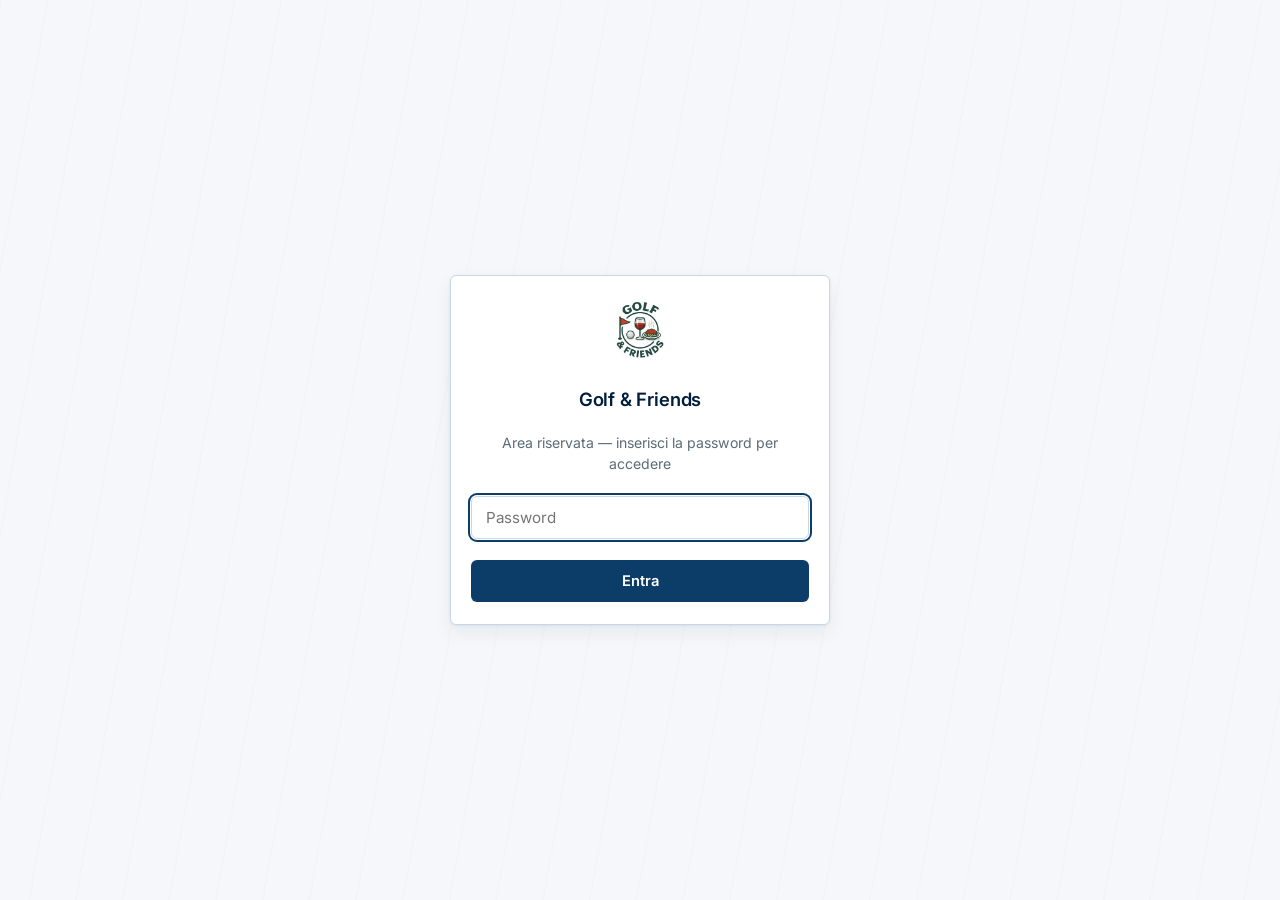
<file: statuto.html>
<!DOCTYPE html>
<html lang="it">
<head>
<meta charset="UTF-8">
<script>
(function(){
  var ROLE_KEY='gfRole';
  var role = localStorage.getItem(ROLE_KEY);
  if (role !== 'player' && role !== 'admin') {
    location.replace('login.html?next=' + encodeURIComponent(location.pathname + location.search));
  } else {
    window.addEventListener('DOMContentLoaded', function(){
      var btn = document.createElement('a');
      btn.href = '#';
      btn.textContent = role === 'admin' ? 'Esci (admin)' : 'Esci';
      btn.setAttribute('style','position:fixed;bottom:12px;right:12px;background:#001e3c;color:#fff;padding:6px 12px;border-radius:6px;font-size:12px;font-family:Inter,sans-serif;text-decoration:none;z-index:9999;opacity:0.85;');
      btn.onclick = function(e){
        e.preventDefault();
        localStorage.removeItem(ROLE_KEY);
        location.href='login.html';
      };
      document.body.appendChild(btn);
    });
  }
})();
</script>
<meta name="viewport" content="width=device-width, initial-scale=1.0">
<title>Statuto — Golf & Friends</title>
<link rel="preconnect" href="https://fonts.googleapis.com">
<link href="https://fonts.googleapis.com/css2?family=Inter:wght@400;500;600;700&display=swap" rel="stylesheet">
<link rel="stylesheet" href="css/style.css?v=62">
<link rel="icon" href="img/icon-192.png" type="image/png">
<link rel="apple-touch-icon" href="img/icon-180.png">
<link rel="manifest" href="manifest.json">
<meta name="theme-color" content="#001e3c">
<meta name="apple-mobile-web-app-capable" content="yes">
<meta name="apple-mobile-web-app-title" content="Golf & Friends">
</head>
<body class="turf-bg">

<nav class="site-nav">
  <div class="wrap">
    <a class="brand" href="index.html"><img src="img/logo.svg" class="brand-icon" alt="Golf &amp; Friends"></a>
    <button type="button" class="nav-toggle" id="nav-toggle" aria-label="Apri menu" aria-expanded="false">
      <span class="nav-toggle-bars"><span></span><span></span><span></span></span>
      <span class="nav-toggle-label">Menu</span>
    </button>
    <div class="nav-links" id="nav-links">
      <a href="index.html">Home</a>
      <a href="classifica.html">Classifica gare</a>
      <a href="calendario.html">Calendario</a>
      <a href="money-list.html">Money List</a>
      <a href="premi.html">Tab Premi</a>
      <a href="giocatori.html">Giocatori</a>
      <a href="statistiche.html">Statistiche</a>
      <a href="galleria.html">Galleria</a>
      <a href="statuto.html">Statuto</a>
      <a href="archivio.html">Archivio</a>
    </div>
  </div>
</nav>

<header class="hero" style="padding-bottom:12px;">
  <div class="wrap">
    <h1 style="font-size:2.2rem;">Statuto</h1>
    <p class="lede">Le regole del gruppo Golf & Friends.</p>
  </div>
</header>

<main class="wrap">
  <section class="card">
    <div class="card-body" style="text-align:center; padding:36px 20px;">
      <img src="img/logo.svg" alt="Golf & Friends" style="width:72px; height:72px; border-radius:50%; margin-bottom:16px;">
      <h3 style="margin:0 0 22px;">Statuto e Regolamento — Edizione 2026</h3>
      <a class="btn btn-primary" href="statuto.pdf" target="_blank" rel="noopener">Apri / scarica lo Statuto (PDF)</a>
    </div>
  </section>
</main>

<footer class="site-footer">
  <div class="wrap">
    <span>Golf & Friends — sito del gruppo, gestito tra amici.</span>
    <span>Statuto in <code>/statuto.pdf</code></span>
  </div>
</footer>

<script src="js/common.js?v=52"></script>
</body>
</html>
</file>
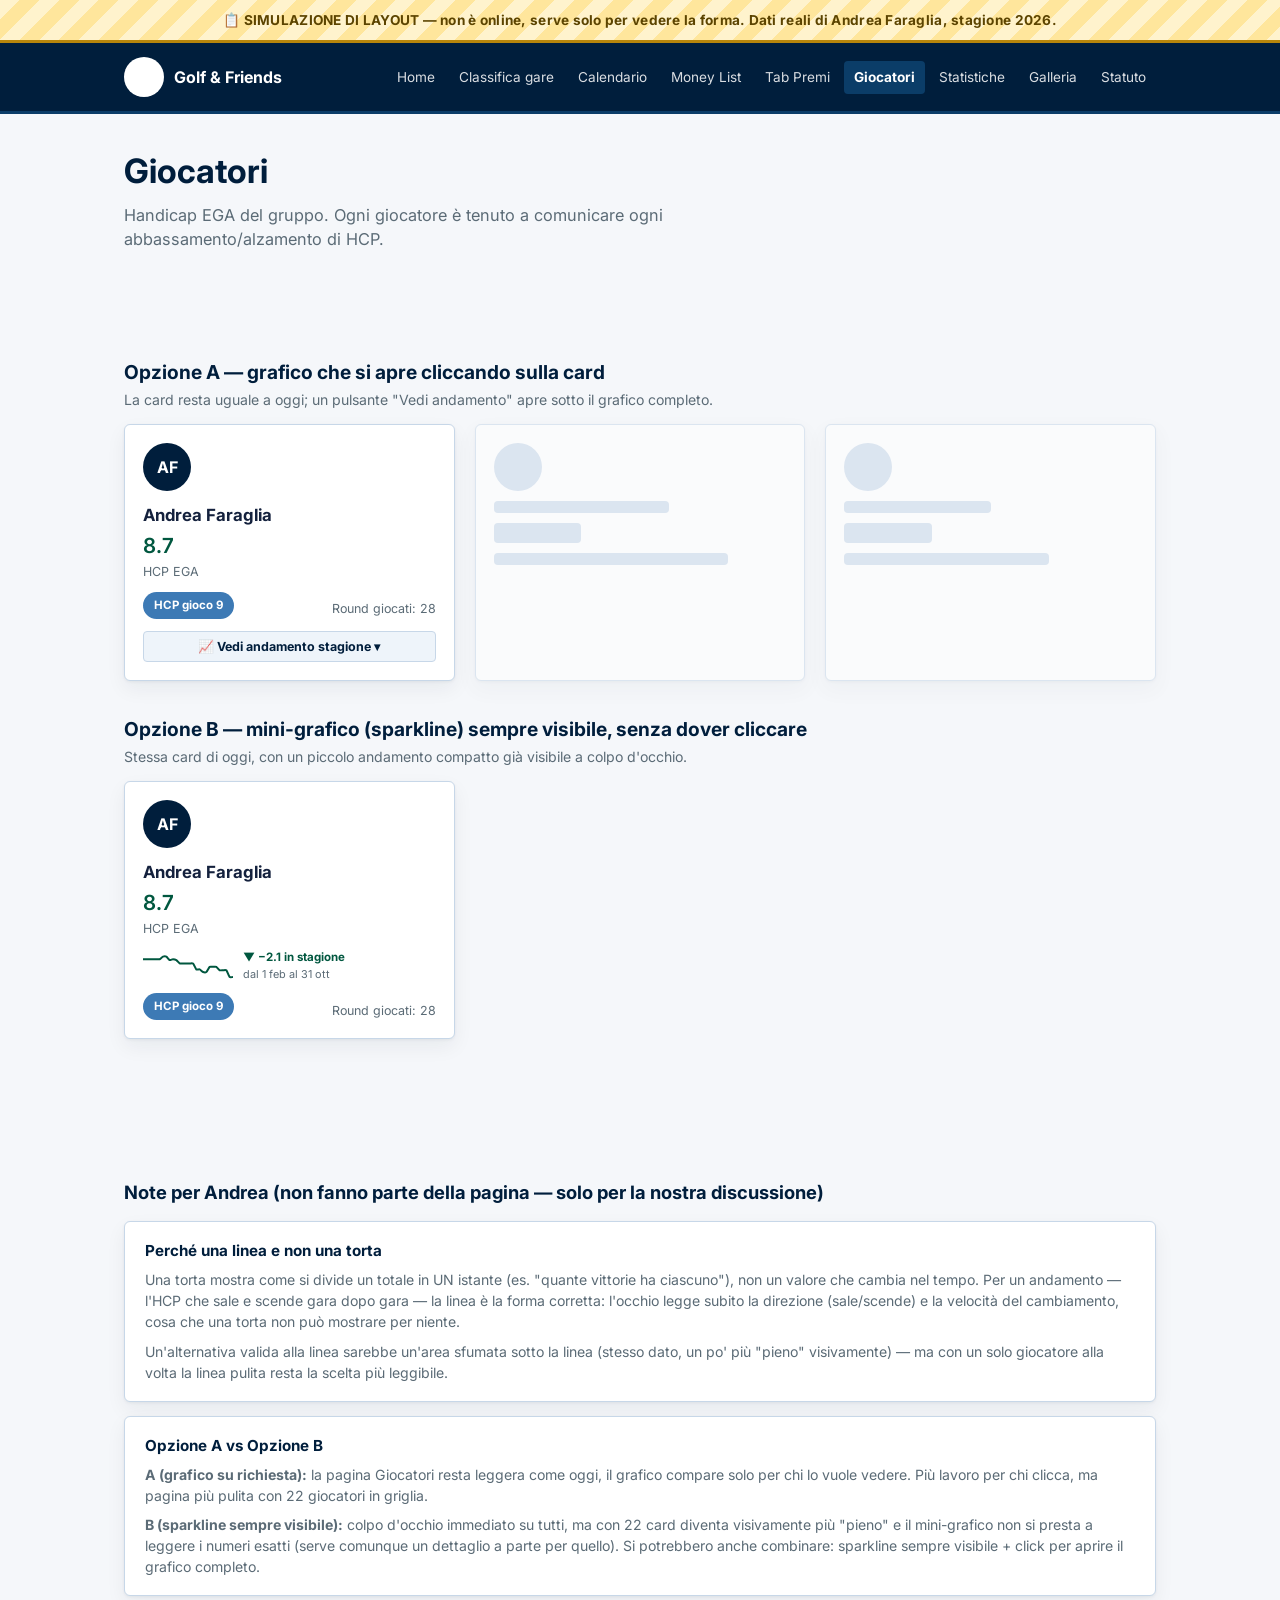
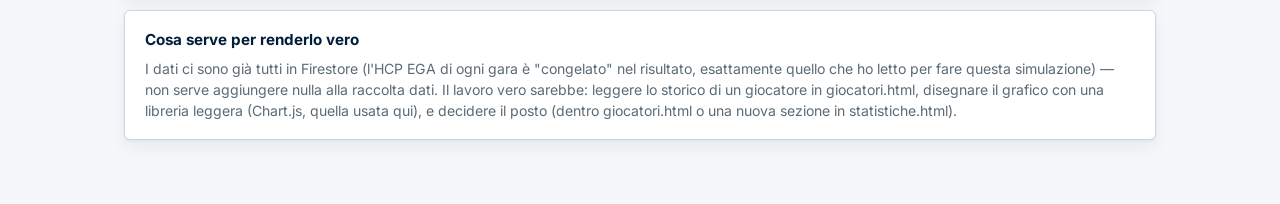
<file: Claude outputs/mockup-andamento-hcp.html>
<!DOCTYPE html>
<html lang="it">
<head>
<meta charset="UTF-8">
<meta name="viewport" content="width=device-width, initial-scale=1.0">
<title>SIMULAZIONE — Andamento HCP — Giocatori</title>
<link rel="preconnect" href="https://fonts.googleapis.com">
<link href="https://fonts.googleapis.com/css2?family=Inter:wght@400;500;600;700;800&display=swap" rel="stylesheet">
<script>
/*!
 * Chart.js v4.4.4
 * https://www.chartjs.org
 * (c) 2024 Chart.js Contributors
 * Released under the MIT License
 */
!function(t,e){"object"==typeof exports&&"undefined"!=typeof module?module.exports=e():"function"==typeof define&&define.amd?define(e):(t="undefined"!=typeof globalThis?globalThis:t||self).Chart=e()}(this,(function(){"use strict";var t=Object.freeze({__proto__:null,get Colors(){return Go},get Decimation(){return Qo},get Filler(){return ma},get Legend(){return ya},get SubTitle(){return ka},get Title(){return Ma},get Tooltip(){return Ba}});function e(){}const i=(()=>{let t=0;return()=>t++})();function s(t){return null==t}function n(t){if(Array.isArray&&Array.isArray(t))return!0;const e=Object.prototype.toString.call(t);return"[object"===e.slice(0,7)&&"Array]"===e.slice(-6)}function o(t){return null!==t&&"[object Object]"===Object.prototype.toString.call(t)}function a(t){return("number"==typeof t||t instanceof Number)&&isFinite(+t)}function r(t,e){return a(t)?t:e}function l(t,e){return void 0===t?e:t}const h=(t,e)=>"string"==typeof t&&t.endsWith("%")?parseFloat(t)/100:+t/e,c=(t,e)=>"string"==typeof t&&t.endsWith("%")?parseFloat(t)/100*e:+t;function d(t,e,i){if(t&&"function"==typeof t.call)return t.apply(i,e)}function u(t,e,i,s){let a,r,l;if(n(t))if(r=t.length,s)for(a=r-1;a>=0;a--)e.call(i,t[a],a);else for(a=0;a<r;a++)e.call(i,t[a],a);else if(o(t))for(l=Object.keys(t),r=l.length,a=0;a<r;a++)e.call(i,t[l[a]],l[a])}function f(t,e){let i,s,n,o;if(!t||!e||t.length!==e.length)return!1;for(i=0,s=t.length;i<s;++i)if(n=t[i],o=e[i],n.datasetIndex!==o.datasetIndex||n.index!==o.index)return!1;return!0}function g(t){if(n(t))return t.map(g);if(o(t)){const e=Object.create(null),i=Object.keys(t),s=i.length;let n=0;for(;n<s;++n)e[i[n]]=g(t[i[n]]);return e}return t}function p(t){return-1===["__proto__","prototype","constructor"].indexOf(t)}function m(t,e,i,s){if(!p(t))return;const n=e[t],a=i[t];o(n)&&o(a)?x(n,a,s):e[t]=g(a)}function x(t,e,i){const s=n(e)?e:[e],a=s.length;if(!o(t))return t;const r=(i=i||{}).merger||m;let l;for(let e=0;e<a;++e){if(l=s[e],!o(l))continue;const n=Object.keys(l);for(let e=0,s=n.length;e<s;++e)r(n[e],t,l,i)}return t}function b(t,e){return x(t,e,{merger:_})}function _(t,e,i){if(!p(t))return;const s=e[t],n=i[t];o(s)&&o(n)?b(s,n):Object.prototype.hasOwnProperty.call(e,t)||(e[t]=g(n))}const y={"":t=>t,x:t=>t.x,y:t=>t.y};function v(t){const e=t.split("."),i=[];let s="";for(const t of e)s+=t,s.endsWith("\\")?s=s.slice(0,-1)+".":(i.push(s),s="");return i}function M(t,e){const i=y[e]||(y[e]=function(t){const e=v(t);return t=>{for(const i of e){if(""===i)break;t=t&&t[i]}return t}}(e));return i(t)}function w(t){return t.charAt(0).toUpperCase()+t.slice(1)}const k=t=>void 0!==t,S=t=>"function"==typeof t,P=(t,e)=>{if(t.size!==e.size)return!1;for(const i of t)if(!e.has(i))return!1;return!0};function D(t){return"mouseup"===t.type||"click"===t.type||"contextmenu"===t.type}const C=Math.PI,O=2*C,A=O+C,T=Number.POSITIVE_INFINITY,L=C/180,E=C/2,R=C/4,I=2*C/3,z=Math.log10,F=Math.sign;function V(t,e,i){return Math.abs(t-e)<i}function B(t){const e=Math.round(t);t=V(t,e,t/1e3)?e:t;const i=Math.pow(10,Math.floor(z(t))),s=t/i;return(s<=1?1:s<=2?2:s<=5?5:10)*i}function W(t){const e=[],i=Math.sqrt(t);let s;for(s=1;s<i;s++)t%s==0&&(e.push(s),e.push(t/s));return i===(0|i)&&e.push(i),e.sort(((t,e)=>t-e)).pop(),e}function N(t){return!isNaN(parseFloat(t))&&isFinite(t)}function H(t,e){const i=Math.round(t);return i-e<=t&&i+e>=t}function j(t,e,i){let s,n,o;for(s=0,n=t.length;s<n;s++)o=t[s][i],isNaN(o)||(e.min=Math.min(e.min,o),e.max=Math.max(e.max,o))}function $(t){return t*(C/180)}function Y(t){return t*(180/C)}function U(t){if(!a(t))return;let e=1,i=0;for(;Math.round(t*e)/e!==t;)e*=10,i++;return i}function X(t,e){const i=e.x-t.x,s=e.y-t.y,n=Math.sqrt(i*i+s*s);let o=Math.atan2(s,i);return o<-.5*C&&(o+=O),{angle:o,distance:n}}function q(t,e){return Math.sqrt(Math.pow(e.x-t.x,2)+Math.pow(e.y-t.y,2))}function K(t,e){return(t-e+A)%O-C}function G(t){return(t%O+O)%O}function Z(t,e,i,s){const n=G(t),o=G(e),a=G(i),r=G(o-n),l=G(a-n),h=G(n-o),c=G(n-a);return n===o||n===a||s&&o===a||r>l&&h<c}function J(t,e,i){return Math.max(e,Math.min(i,t))}function Q(t){return J(t,-32768,32767)}function tt(t,e,i,s=1e-6){return t>=Math.min(e,i)-s&&t<=Math.max(e,i)+s}function et(t,e,i){i=i||(i=>t[i]<e);let s,n=t.length-1,o=0;for(;n-o>1;)s=o+n>>1,i(s)?o=s:n=s;return{lo:o,hi:n}}const it=(t,e,i,s)=>et(t,i,s?s=>{const n=t[s][e];return n<i||n===i&&t[s+1][e]===i}:s=>t[s][e]<i),st=(t,e,i)=>et(t,i,(s=>t[s][e]>=i));function nt(t,e,i){let s=0,n=t.length;for(;s<n&&t[s]<e;)s++;for(;n>s&&t[n-1]>i;)n--;return s>0||n<t.length?t.slice(s,n):t}const ot=["push","pop","shift","splice","unshift"];function at(t,e){t._chartjs?t._chartjs.listeners.push(e):(Object.defineProperty(t,"_chartjs",{configurable:!0,enumerable:!1,value:{listeners:[e]}}),ot.forEach((e=>{const i="_onData"+w(e),s=t[e];Object.defineProperty(t,e,{configurable:!0,enumerable:!1,value(...e){const n=s.apply(this,e);return t._chartjs.listeners.forEach((t=>{"function"==typeof t[i]&&t[i](...e)})),n}})})))}function rt(t,e){const i=t._chartjs;if(!i)return;const s=i.listeners,n=s.indexOf(e);-1!==n&&s.splice(n,1),s.length>0||(ot.forEach((e=>{delete t[e]})),delete t._chartjs)}function lt(t){const e=new Set(t);return e.size===t.length?t:Array.from(e)}const ht="undefined"==typeof window?function(t){return t()}:window.requestAnimationFrame;function ct(t,e){let i=[],s=!1;return function(...n){i=n,s||(s=!0,ht.call(window,(()=>{s=!1,t.apply(e,i)})))}}function dt(t,e){let i;return function(...s){return e?(clearTimeout(i),i=setTimeout(t,e,s)):t.apply(this,s),e}}const ut=t=>"start"===t?"left":"end"===t?"right":"center",ft=(t,e,i)=>"start"===t?e:"end"===t?i:(e+i)/2,gt=(t,e,i,s)=>t===(s?"left":"right")?i:"center"===t?(e+i)/2:e;function pt(t,e,i){const s=e.length;let n=0,o=s;if(t._sorted){const{iScale:a,_parsed:r}=t,l=a.axis,{min:h,max:c,minDefined:d,maxDefined:u}=a.getUserBounds();d&&(n=J(Math.min(it(r,l,h).lo,i?s:it(e,l,a.getPixelForValue(h)).lo),0,s-1)),o=u?J(Math.max(it(r,a.axis,c,!0).hi+1,i?0:it(e,l,a.getPixelForValue(c),!0).hi+1),n,s)-n:s-n}return{start:n,count:o}}function mt(t){const{xScale:e,yScale:i,_scaleRanges:s}=t,n={xmin:e.min,xmax:e.max,ymin:i.min,ymax:i.max};if(!s)return t._scaleRanges=n,!0;const o=s.xmin!==e.min||s.xmax!==e.max||s.ymin!==i.min||s.ymax!==i.max;return Object.assign(s,n),o}class xt{constructor(){this._request=null,this._charts=new Map,this._running=!1,this._lastDate=void 0}_notify(t,e,i,s){const n=e.listeners[s],o=e.duration;n.forEach((s=>s({chart:t,initial:e.initial,numSteps:o,currentStep:Math.min(i-e.start,o)})))}_refresh(){this._request||(this._running=!0,this._request=ht.call(window,(()=>{this._update(),this._request=null,this._running&&this._refresh()})))}_update(t=Date.now()){let e=0;this._charts.forEach(((i,s)=>{if(!i.running||!i.items.length)return;const n=i.items;let o,a=n.length-1,r=!1;for(;a>=0;--a)o=n[a],o._active?(o._total>i.duration&&(i.duration=o._total),o.tick(t),r=!0):(n[a]=n[n.length-1],n.pop());r&&(s.draw(),this._notify(s,i,t,"progress")),n.length||(i.running=!1,this._notify(s,i,t,"complete"),i.initial=!1),e+=n.length})),this._lastDate=t,0===e&&(this._running=!1)}_getAnims(t){const e=this._charts;let i=e.get(t);return i||(i={running:!1,initial:!0,items:[],listeners:{complete:[],progress:[]}},e.set(t,i)),i}listen(t,e,i){this._getAnims(t).listeners[e].push(i)}add(t,e){e&&e.length&&this._getAnims(t).items.push(...e)}has(t){return this._getAnims(t).items.length>0}start(t){const e=this._charts.get(t);e&&(e.running=!0,e.start=Date.now(),e.duration=e.items.reduce(((t,e)=>Math.max(t,e._duration)),0),this._refresh())}running(t){if(!this._running)return!1;const e=this._charts.get(t);return!!(e&&e.running&&e.items.length)}stop(t){const e=this._charts.get(t);if(!e||!e.items.length)return;const i=e.items;let s=i.length-1;for(;s>=0;--s)i[s].cancel();e.items=[],this._notify(t,e,Date.now(),"complete")}remove(t){return this._charts.delete(t)}}var bt=new xt;
/*!
 * @kurkle/color v0.3.2
 * https://github.com/kurkle/color#readme
 * (c) 2023 Jukka Kurkela
 * Released under the MIT License
 */function _t(t){return t+.5|0}const yt=(t,e,i)=>Math.max(Math.min(t,i),e);function vt(t){return yt(_t(2.55*t),0,255)}function Mt(t){return yt(_t(255*t),0,255)}function wt(t){return yt(_t(t/2.55)/100,0,1)}function kt(t){return yt(_t(100*t),0,100)}const St={0:0,1:1,2:2,3:3,4:4,5:5,6:6,7:7,8:8,9:9,A:10,B:11,C:12,D:13,E:14,F:15,a:10,b:11,c:12,d:13,e:14,f:15},Pt=[..."0123456789ABCDEF"],Dt=t=>Pt[15&t],Ct=t=>Pt[(240&t)>>4]+Pt[15&t],Ot=t=>(240&t)>>4==(15&t);function At(t){var e=(t=>Ot(t.r)&&Ot(t.g)&&Ot(t.b)&&Ot(t.a))(t)?Dt:Ct;return t?"#"+e(t.r)+e(t.g)+e(t.b)+((t,e)=>t<255?e(t):"")(t.a,e):void 0}const Tt=/^(hsla?|hwb|hsv)\(\s*([-+.e\d]+)(?:deg)?[\s,]+([-+.e\d]+)%[\s,]+([-+.e\d]+)%(?:[\s,]+([-+.e\d]+)(%)?)?\s*\)$/;function Lt(t,e,i){const s=e*Math.min(i,1-i),n=(e,n=(e+t/30)%12)=>i-s*Math.max(Math.min(n-3,9-n,1),-1);return[n(0),n(8),n(4)]}function Et(t,e,i){const s=(s,n=(s+t/60)%6)=>i-i*e*Math.max(Math.min(n,4-n,1),0);return[s(5),s(3),s(1)]}function Rt(t,e,i){const s=Lt(t,1,.5);let n;for(e+i>1&&(n=1/(e+i),e*=n,i*=n),n=0;n<3;n++)s[n]*=1-e-i,s[n]+=e;return s}function It(t){const e=t.r/255,i=t.g/255,s=t.b/255,n=Math.max(e,i,s),o=Math.min(e,i,s),a=(n+o)/2;let r,l,h;return n!==o&&(h=n-o,l=a>.5?h/(2-n-o):h/(n+o),r=function(t,e,i,s,n){return t===n?(e-i)/s+(e<i?6:0):e===n?(i-t)/s+2:(t-e)/s+4}(e,i,s,h,n),r=60*r+.5),[0|r,l||0,a]}function zt(t,e,i,s){return(Array.isArray(e)?t(e[0],e[1],e[2]):t(e,i,s)).map(Mt)}function Ft(t,e,i){return zt(Lt,t,e,i)}function Vt(t){return(t%360+360)%360}function Bt(t){const e=Tt.exec(t);let i,s=255;if(!e)return;e[5]!==i&&(s=e[6]?vt(+e[5]):Mt(+e[5]));const n=Vt(+e[2]),o=+e[3]/100,a=+e[4]/100;return i="hwb"===e[1]?function(t,e,i){return zt(Rt,t,e,i)}(n,o,a):"hsv"===e[1]?function(t,e,i){return zt(Et,t,e,i)}(n,o,a):Ft(n,o,a),{r:i[0],g:i[1],b:i[2],a:s}}const Wt={x:"dark",Z:"light",Y:"re",X:"blu",W:"gr",V:"medium",U:"slate",A:"ee",T:"ol",S:"or",B:"ra",C:"lateg",D:"ights",R:"in",Q:"turquois",E:"hi",P:"ro",O:"al",N:"le",M:"de",L:"yello",F:"en",K:"ch",G:"arks",H:"ea",I:"ightg",J:"wh"},Nt={OiceXe:"f0f8ff",antiquewEte:"faebd7",aqua:"ffff",aquamarRe:"7fffd4",azuY:"f0ffff",beige:"f5f5dc",bisque:"ffe4c4",black:"0",blanKedOmond:"ffebcd",Xe:"ff",XeviTet:"8a2be2",bPwn:"a52a2a",burlywood:"deb887",caMtXe:"5f9ea0",KartYuse:"7fff00",KocTate:"d2691e",cSO:"ff7f50",cSnflowerXe:"6495ed",cSnsilk:"fff8dc",crimson:"dc143c",cyan:"ffff",xXe:"8b",xcyan:"8b8b",xgTMnPd:"b8860b",xWay:"a9a9a9",xgYF:"6400",xgYy:"a9a9a9",xkhaki:"bdb76b",xmagFta:"8b008b",xTivegYF:"556b2f",xSange:"ff8c00",xScEd:"9932cc",xYd:"8b0000",xsOmon:"e9967a",xsHgYF:"8fbc8f",xUXe:"483d8b",xUWay:"2f4f4f",xUgYy:"2f4f4f",xQe:"ced1",xviTet:"9400d3",dAppRk:"ff1493",dApskyXe:"bfff",dimWay:"696969",dimgYy:"696969",dodgerXe:"1e90ff",fiYbrick:"b22222",flSOwEte:"fffaf0",foYstWAn:"228b22",fuKsia:"ff00ff",gaRsbSo:"dcdcdc",ghostwEte:"f8f8ff",gTd:"ffd700",gTMnPd:"daa520",Way:"808080",gYF:"8000",gYFLw:"adff2f",gYy:"808080",honeyMw:"f0fff0",hotpRk:"ff69b4",RdianYd:"cd5c5c",Rdigo:"4b0082",ivSy:"fffff0",khaki:"f0e68c",lavFMr:"e6e6fa",lavFMrXsh:"fff0f5",lawngYF:"7cfc00",NmoncEffon:"fffacd",ZXe:"add8e6",ZcSO:"f08080",Zcyan:"e0ffff",ZgTMnPdLw:"fafad2",ZWay:"d3d3d3",ZgYF:"90ee90",ZgYy:"d3d3d3",ZpRk:"ffb6c1",ZsOmon:"ffa07a",ZsHgYF:"20b2aa",ZskyXe:"87cefa",ZUWay:"778899",ZUgYy:"778899",ZstAlXe:"b0c4de",ZLw:"ffffe0",lime:"ff00",limegYF:"32cd32",lRF:"faf0e6",magFta:"ff00ff",maPon:"800000",VaquamarRe:"66cdaa",VXe:"cd",VScEd:"ba55d3",VpurpN:"9370db",VsHgYF:"3cb371",VUXe:"7b68ee",VsprRggYF:"fa9a",VQe:"48d1cc",VviTetYd:"c71585",midnightXe:"191970",mRtcYam:"f5fffa",mistyPse:"ffe4e1",moccasR:"ffe4b5",navajowEte:"ffdead",navy:"80",Tdlace:"fdf5e6",Tive:"808000",TivedBb:"6b8e23",Sange:"ffa500",SangeYd:"ff4500",ScEd:"da70d6",pOegTMnPd:"eee8aa",pOegYF:"98fb98",pOeQe:"afeeee",pOeviTetYd:"db7093",papayawEp:"ffefd5",pHKpuff:"ffdab9",peru:"cd853f",pRk:"ffc0cb",plum:"dda0dd",powMrXe:"b0e0e6",purpN:"800080",YbeccapurpN:"663399",Yd:"ff0000",Psybrown:"bc8f8f",PyOXe:"4169e1",saddNbPwn:"8b4513",sOmon:"fa8072",sandybPwn:"f4a460",sHgYF:"2e8b57",sHshell:"fff5ee",siFna:"a0522d",silver:"c0c0c0",skyXe:"87ceeb",UXe:"6a5acd",UWay:"708090",UgYy:"708090",snow:"fffafa",sprRggYF:"ff7f",stAlXe:"4682b4",tan:"d2b48c",teO:"8080",tEstN:"d8bfd8",tomato:"ff6347",Qe:"40e0d0",viTet:"ee82ee",JHt:"f5deb3",wEte:"ffffff",wEtesmoke:"f5f5f5",Lw:"ffff00",LwgYF:"9acd32"};let Ht;function jt(t){Ht||(Ht=function(){const t={},e=Object.keys(Nt),i=Object.keys(Wt);let s,n,o,a,r;for(s=0;s<e.length;s++){for(a=r=e[s],n=0;n<i.length;n++)o=i[n],r=r.replace(o,Wt[o]);o=parseInt(Nt[a],16),t[r]=[o>>16&255,o>>8&255,255&o]}return t}(),Ht.transparent=[0,0,0,0]);const e=Ht[t.toLowerCase()];return e&&{r:e[0],g:e[1],b:e[2],a:4===e.length?e[3]:255}}const $t=/^rgba?\(\s*([-+.\d]+)(%)?[\s,]+([-+.e\d]+)(%)?[\s,]+([-+.e\d]+)(%)?(?:[\s,/]+([-+.e\d]+)(%)?)?\s*\)$/;const Yt=t=>t<=.0031308?12.92*t:1.055*Math.pow(t,1/2.4)-.055,Ut=t=>t<=.04045?t/12.92:Math.pow((t+.055)/1.055,2.4);function Xt(t,e,i){if(t){let s=It(t);s[e]=Math.max(0,Math.min(s[e]+s[e]*i,0===e?360:1)),s=Ft(s),t.r=s[0],t.g=s[1],t.b=s[2]}}function qt(t,e){return t?Object.assign(e||{},t):t}function Kt(t){var e={r:0,g:0,b:0,a:255};return Array.isArray(t)?t.length>=3&&(e={r:t[0],g:t[1],b:t[2],a:255},t.length>3&&(e.a=Mt(t[3]))):(e=qt(t,{r:0,g:0,b:0,a:1})).a=Mt(e.a),e}function Gt(t){return"r"===t.charAt(0)?function(t){const e=$t.exec(t);let i,s,n,o=255;if(e){if(e[7]!==i){const t=+e[7];o=e[8]?vt(t):yt(255*t,0,255)}return i=+e[1],s=+e[3],n=+e[5],i=255&(e[2]?vt(i):yt(i,0,255)),s=255&(e[4]?vt(s):yt(s,0,255)),n=255&(e[6]?vt(n):yt(n,0,255)),{r:i,g:s,b:n,a:o}}}(t):Bt(t)}class Zt{constructor(t){if(t instanceof Zt)return t;const e=typeof t;let i;var s,n,o;"object"===e?i=Kt(t):"string"===e&&(o=(s=t).length,"#"===s[0]&&(4===o||5===o?n={r:255&17*St[s[1]],g:255&17*St[s[2]],b:255&17*St[s[3]],a:5===o?17*St[s[4]]:255}:7!==o&&9!==o||(n={r:St[s[1]]<<4|St[s[2]],g:St[s[3]]<<4|St[s[4]],b:St[s[5]]<<4|St[s[6]],a:9===o?St[s[7]]<<4|St[s[8]]:255})),i=n||jt(t)||Gt(t)),this._rgb=i,this._valid=!!i}get valid(){return this._valid}get rgb(){var t=qt(this._rgb);return t&&(t.a=wt(t.a)),t}set rgb(t){this._rgb=Kt(t)}rgbString(){return this._valid?(t=this._rgb)&&(t.a<255?`rgba(${t.r}, ${t.g}, ${t.b}, ${wt(t.a)})`:`rgb(${t.r}, ${t.g}, ${t.b})`):void 0;var t}hexString(){return this._valid?At(this._rgb):void 0}hslString(){return this._valid?function(t){if(!t)return;const e=It(t),i=e[0],s=kt(e[1]),n=kt(e[2]);return t.a<255?`hsla(${i}, ${s}%, ${n}%, ${wt(t.a)})`:`hsl(${i}, ${s}%, ${n}%)`}(this._rgb):void 0}mix(t,e){if(t){const i=this.rgb,s=t.rgb;let n;const o=e===n?.5:e,a=2*o-1,r=i.a-s.a,l=((a*r==-1?a:(a+r)/(1+a*r))+1)/2;n=1-l,i.r=255&l*i.r+n*s.r+.5,i.g=255&l*i.g+n*s.g+.5,i.b=255&l*i.b+n*s.b+.5,i.a=o*i.a+(1-o)*s.a,this.rgb=i}return this}interpolate(t,e){return t&&(this._rgb=function(t,e,i){const s=Ut(wt(t.r)),n=Ut(wt(t.g)),o=Ut(wt(t.b));return{r:Mt(Yt(s+i*(Ut(wt(e.r))-s))),g:Mt(Yt(n+i*(Ut(wt(e.g))-n))),b:Mt(Yt(o+i*(Ut(wt(e.b))-o))),a:t.a+i*(e.a-t.a)}}(this._rgb,t._rgb,e)),this}clone(){return new Zt(this.rgb)}alpha(t){return this._rgb.a=Mt(t),this}clearer(t){return this._rgb.a*=1-t,this}greyscale(){const t=this._rgb,e=_t(.3*t.r+.59*t.g+.11*t.b);return t.r=t.g=t.b=e,this}opaquer(t){return this._rgb.a*=1+t,this}negate(){const t=this._rgb;return t.r=255-t.r,t.g=255-t.g,t.b=255-t.b,this}lighten(t){return Xt(this._rgb,2,t),this}darken(t){return Xt(this._rgb,2,-t),this}saturate(t){return Xt(this._rgb,1,t),this}desaturate(t){return Xt(this._rgb,1,-t),this}rotate(t){return function(t,e){var i=It(t);i[0]=Vt(i[0]+e),i=Ft(i),t.r=i[0],t.g=i[1],t.b=i[2]}(this._rgb,t),this}}function Jt(t){if(t&&"object"==typeof t){const e=t.toString();return"[object CanvasPattern]"===e||"[object CanvasGradient]"===e}return!1}function Qt(t){return Jt(t)?t:new Zt(t)}function te(t){return Jt(t)?t:new Zt(t).saturate(.5).darken(.1).hexString()}const ee=["x","y","borderWidth","radius","tension"],ie=["color","borderColor","backgroundColor"];const se=new Map;function ne(t,e,i){return function(t,e){e=e||{};const i=t+JSON.stringify(e);let s=se.get(i);return s||(s=new Intl.NumberFormat(t,e),se.set(i,s)),s}(e,i).format(t)}const oe={values:t=>n(t)?t:""+t,numeric(t,e,i){if(0===t)return"0";const s=this.chart.options.locale;let n,o=t;if(i.length>1){const e=Math.max(Math.abs(i[0].value),Math.abs(i[i.length-1].value));(e<1e-4||e>1e15)&&(n="scientific"),o=function(t,e){let i=e.length>3?e[2].value-e[1].value:e[1].value-e[0].value;Math.abs(i)>=1&&t!==Math.floor(t)&&(i=t-Math.floor(t));return i}(t,i)}const a=z(Math.abs(o)),r=isNaN(a)?1:Math.max(Math.min(-1*Math.floor(a),20),0),l={notation:n,minimumFractionDigits:r,maximumFractionDigits:r};return Object.assign(l,this.options.ticks.format),ne(t,s,l)},logarithmic(t,e,i){if(0===t)return"0";const s=i[e].significand||t/Math.pow(10,Math.floor(z(t)));return[1,2,3,5,10,15].includes(s)||e>.8*i.length?oe.numeric.call(this,t,e,i):""}};var ae={formatters:oe};const re=Object.create(null),le=Object.create(null);function he(t,e){if(!e)return t;const i=e.split(".");for(let e=0,s=i.length;e<s;++e){const s=i[e];t=t[s]||(t[s]=Object.create(null))}return t}function ce(t,e,i){return"string"==typeof e?x(he(t,e),i):x(he(t,""),e)}class de{constructor(t,e){this.animation=void 0,this.backgroundColor="rgba(0,0,0,0.1)",this.borderColor="rgba(0,0,0,0.1)",this.color="#666",this.datasets={},this.devicePixelRatio=t=>t.chart.platform.getDevicePixelRatio(),this.elements={},this.events=["mousemove","mouseout","click","touchstart","touchmove"],this.font={family:"'Helvetica Neue', 'Helvetica', 'Arial', sans-serif",size:12,style:"normal",lineHeight:1.2,weight:null},this.hover={},this.hoverBackgroundColor=(t,e)=>te(e.backgroundColor),this.hoverBorderColor=(t,e)=>te(e.borderColor),this.hoverColor=(t,e)=>te(e.color),this.indexAxis="x",this.interaction={mode:"nearest",intersect:!0,includeInvisible:!1},this.maintainAspectRatio=!0,this.onHover=null,this.onClick=null,this.parsing=!0,this.plugins={},this.responsive=!0,this.scale=void 0,this.scales={},this.showLine=!0,this.drawActiveElementsOnTop=!0,this.describe(t),this.apply(e)}set(t,e){return ce(this,t,e)}get(t){return he(this,t)}describe(t,e){return ce(le,t,e)}override(t,e){return ce(re,t,e)}route(t,e,i,s){const n=he(this,t),a=he(this,i),r="_"+e;Object.defineProperties(n,{[r]:{value:n[e],writable:!0},[e]:{enumerable:!0,get(){const t=this[r],e=a[s];return o(t)?Object.assign({},e,t):l(t,e)},set(t){this[r]=t}}})}apply(t){t.forEach((t=>t(this)))}}var ue=new de({_scriptable:t=>!t.startsWith("on"),_indexable:t=>"events"!==t,hover:{_fallback:"interaction"},interaction:{_scriptable:!1,_indexable:!1}},[function(t){t.set("animation",{delay:void 0,duration:1e3,easing:"easeOutQuart",fn:void 0,from:void 0,loop:void 0,to:void 0,type:void 0}),t.describe("animation",{_fallback:!1,_indexable:!1,_scriptable:t=>"onProgress"!==t&&"onComplete"!==t&&"fn"!==t}),t.set("animations",{colors:{type:"color",properties:ie},numbers:{type:"number",properties:ee}}),t.describe("animations",{_fallback:"animation"}),t.set("transitions",{active:{animation:{duration:400}},resize:{animation:{duration:0}},show:{animations:{colors:{from:"transparent"},visible:{type:"boolean",duration:0}}},hide:{animations:{colors:{to:"transparent"},visible:{type:"boolean",easing:"linear",fn:t=>0|t}}}})},function(t){t.set("layout",{autoPadding:!0,padding:{top:0,right:0,bottom:0,left:0}})},function(t){t.set("scale",{display:!0,offset:!1,reverse:!1,beginAtZero:!1,bounds:"ticks",clip:!0,grace:0,grid:{display:!0,lineWidth:1,drawOnChartArea:!0,drawTicks:!0,tickLength:8,tickWidth:(t,e)=>e.lineWidth,tickColor:(t,e)=>e.color,offset:!1},border:{display:!0,dash:[],dashOffset:0,width:1},title:{display:!1,text:"",padding:{top:4,bottom:4}},ticks:{minRotation:0,maxRotation:50,mirror:!1,textStrokeWidth:0,textStrokeColor:"",padding:3,display:!0,autoSkip:!0,autoSkipPadding:3,labelOffset:0,callback:ae.formatters.values,minor:{},major:{},align:"center",crossAlign:"near",showLabelBackdrop:!1,backdropColor:"rgba(255, 255, 255, 0.75)",backdropPadding:2}}),t.route("scale.ticks","color","","color"),t.route("scale.grid","color","","borderColor"),t.route("scale.border","color","","borderColor"),t.route("scale.title","color","","color"),t.describe("scale",{_fallback:!1,_scriptable:t=>!t.startsWith("before")&&!t.startsWith("after")&&"callback"!==t&&"parser"!==t,_indexable:t=>"borderDash"!==t&&"tickBorderDash"!==t&&"dash"!==t}),t.describe("scales",{_fallback:"scale"}),t.describe("scale.ticks",{_scriptable:t=>"backdropPadding"!==t&&"callback"!==t,_indexable:t=>"backdropPadding"!==t})}]);function fe(){return"undefined"!=typeof window&&"undefined"!=typeof document}function ge(t){let e=t.parentNode;return e&&"[object ShadowRoot]"===e.toString()&&(e=e.host),e}function pe(t,e,i){let s;return"string"==typeof t?(s=parseInt(t,10),-1!==t.indexOf("%")&&(s=s/100*e.parentNode[i])):s=t,s}const me=t=>t.ownerDocument.defaultView.getComputedStyle(t,null);function xe(t,e){return me(t).getPropertyValue(e)}const be=["top","right","bottom","left"];function _e(t,e,i){const s={};i=i?"-"+i:"";for(let n=0;n<4;n++){const o=be[n];s[o]=parseFloat(t[e+"-"+o+i])||0}return s.width=s.left+s.right,s.height=s.top+s.bottom,s}const ye=(t,e,i)=>(t>0||e>0)&&(!i||!i.shadowRoot);function ve(t,e){if("native"in t)return t;const{canvas:i,currentDevicePixelRatio:s}=e,n=me(i),o="border-box"===n.boxSizing,a=_e(n,"padding"),r=_e(n,"border","width"),{x:l,y:h,box:c}=function(t,e){const i=t.touches,s=i&&i.length?i[0]:t,{offsetX:n,offsetY:o}=s;let a,r,l=!1;if(ye(n,o,t.target))a=n,r=o;else{const t=e.getBoundingClientRect();a=s.clientX-t.left,r=s.clientY-t.top,l=!0}return{x:a,y:r,box:l}}(t,i),d=a.left+(c&&r.left),u=a.top+(c&&r.top);let{width:f,height:g}=e;return o&&(f-=a.width+r.width,g-=a.height+r.height),{x:Math.round((l-d)/f*i.width/s),y:Math.round((h-u)/g*i.height/s)}}const Me=t=>Math.round(10*t)/10;function we(t,e,i,s){const n=me(t),o=_e(n,"margin"),a=pe(n.maxWidth,t,"clientWidth")||T,r=pe(n.maxHeight,t,"clientHeight")||T,l=function(t,e,i){let s,n;if(void 0===e||void 0===i){const o=t&&ge(t);if(o){const t=o.getBoundingClientRect(),a=me(o),r=_e(a,"border","width"),l=_e(a,"padding");e=t.width-l.width-r.width,i=t.height-l.height-r.height,s=pe(a.maxWidth,o,"clientWidth"),n=pe(a.maxHeight,o,"clientHeight")}else e=t.clientWidth,i=t.clientHeight}return{width:e,height:i,maxWidth:s||T,maxHeight:n||T}}(t,e,i);let{width:h,height:c}=l;if("content-box"===n.boxSizing){const t=_e(n,"border","width"),e=_e(n,"padding");h-=e.width+t.width,c-=e.height+t.height}h=Math.max(0,h-o.width),c=Math.max(0,s?h/s:c-o.height),h=Me(Math.min(h,a,l.maxWidth)),c=Me(Math.min(c,r,l.maxHeight)),h&&!c&&(c=Me(h/2));return(void 0!==e||void 0!==i)&&s&&l.height&&c>l.height&&(c=l.height,h=Me(Math.floor(c*s))),{width:h,height:c}}function ke(t,e,i){const s=e||1,n=Math.floor(t.height*s),o=Math.floor(t.width*s);t.height=Math.floor(t.height),t.width=Math.floor(t.width);const a=t.canvas;return a.style&&(i||!a.style.height&&!a.style.width)&&(a.style.height=`${t.height}px`,a.style.width=`${t.width}px`),(t.currentDevicePixelRatio!==s||a.height!==n||a.width!==o)&&(t.currentDevicePixelRatio=s,a.height=n,a.width=o,t.ctx.setTransform(s,0,0,s,0,0),!0)}const Se=function(){let t=!1;try{const e={get passive(){return t=!0,!1}};fe()&&(window.addEventListener("test",null,e),window.removeEventListener("test",null,e))}catch(t){}return t}();function Pe(t,e){const i=xe(t,e),s=i&&i.match(/^(\d+)(\.\d+)?px$/);return s?+s[1]:void 0}function De(t){return!t||s(t.size)||s(t.family)?null:(t.style?t.style+" ":"")+(t.weight?t.weight+" ":"")+t.size+"px "+t.family}function Ce(t,e,i,s,n){let o=e[n];return o||(o=e[n]=t.measureText(n).width,i.push(n)),o>s&&(s=o),s}function Oe(t,e,i,s){let o=(s=s||{}).data=s.data||{},a=s.garbageCollect=s.garbageCollect||[];s.font!==e&&(o=s.data={},a=s.garbageCollect=[],s.font=e),t.save(),t.font=e;let r=0;const l=i.length;let h,c,d,u,f;for(h=0;h<l;h++)if(u=i[h],null==u||n(u)){if(n(u))for(c=0,d=u.length;c<d;c++)f=u[c],null==f||n(f)||(r=Ce(t,o,a,r,f))}else r=Ce(t,o,a,r,u);t.restore();const g=a.length/2;if(g>i.length){for(h=0;h<g;h++)delete o[a[h]];a.splice(0,g)}return r}function Ae(t,e,i){const s=t.currentDevicePixelRatio,n=0!==i?Math.max(i/2,.5):0;return Math.round((e-n)*s)/s+n}function Te(t,e){(e||t)&&((e=e||t.getContext("2d")).save(),e.resetTransform(),e.clearRect(0,0,t.width,t.height),e.restore())}function Le(t,e,i,s){Ee(t,e,i,s,null)}function Ee(t,e,i,s,n){let o,a,r,l,h,c,d,u;const f=e.pointStyle,g=e.rotation,p=e.radius;let m=(g||0)*L;if(f&&"object"==typeof f&&(o=f.toString(),"[object HTMLImageElement]"===o||"[object HTMLCanvasElement]"===o))return t.save(),t.translate(i,s),t.rotate(m),t.drawImage(f,-f.width/2,-f.height/2,f.width,f.height),void t.restore();if(!(isNaN(p)||p<=0)){switch(t.beginPath(),f){default:n?t.ellipse(i,s,n/2,p,0,0,O):t.arc(i,s,p,0,O),t.closePath();break;case"triangle":c=n?n/2:p,t.moveTo(i+Math.sin(m)*c,s-Math.cos(m)*p),m+=I,t.lineTo(i+Math.sin(m)*c,s-Math.cos(m)*p),m+=I,t.lineTo(i+Math.sin(m)*c,s-Math.cos(m)*p),t.closePath();break;case"rectRounded":h=.516*p,l=p-h,a=Math.cos(m+R)*l,d=Math.cos(m+R)*(n?n/2-h:l),r=Math.sin(m+R)*l,u=Math.sin(m+R)*(n?n/2-h:l),t.arc(i-d,s-r,h,m-C,m-E),t.arc(i+u,s-a,h,m-E,m),t.arc(i+d,s+r,h,m,m+E),t.arc(i-u,s+a,h,m+E,m+C),t.closePath();break;case"rect":if(!g){l=Math.SQRT1_2*p,c=n?n/2:l,t.rect(i-c,s-l,2*c,2*l);break}m+=R;case"rectRot":d=Math.cos(m)*(n?n/2:p),a=Math.cos(m)*p,r=Math.sin(m)*p,u=Math.sin(m)*(n?n/2:p),t.moveTo(i-d,s-r),t.lineTo(i+u,s-a),t.lineTo(i+d,s+r),t.lineTo(i-u,s+a),t.closePath();break;case"crossRot":m+=R;case"cross":d=Math.cos(m)*(n?n/2:p),a=Math.cos(m)*p,r=Math.sin(m)*p,u=Math.sin(m)*(n?n/2:p),t.moveTo(i-d,s-r),t.lineTo(i+d,s+r),t.moveTo(i+u,s-a),t.lineTo(i-u,s+a);break;case"star":d=Math.cos(m)*(n?n/2:p),a=Math.cos(m)*p,r=Math.sin(m)*p,u=Math.sin(m)*(n?n/2:p),t.moveTo(i-d,s-r),t.lineTo(i+d,s+r),t.moveTo(i+u,s-a),t.lineTo(i-u,s+a),m+=R,d=Math.cos(m)*(n?n/2:p),a=Math.cos(m)*p,r=Math.sin(m)*p,u=Math.sin(m)*(n?n/2:p),t.moveTo(i-d,s-r),t.lineTo(i+d,s+r),t.moveTo(i+u,s-a),t.lineTo(i-u,s+a);break;case"line":a=n?n/2:Math.cos(m)*p,r=Math.sin(m)*p,t.moveTo(i-a,s-r),t.lineTo(i+a,s+r);break;case"dash":t.moveTo(i,s),t.lineTo(i+Math.cos(m)*(n?n/2:p),s+Math.sin(m)*p);break;case!1:t.closePath()}t.fill(),e.borderWidth>0&&t.stroke()}}function Re(t,e,i){return i=i||.5,!e||t&&t.x>e.left-i&&t.x<e.right+i&&t.y>e.top-i&&t.y<e.bottom+i}function Ie(t,e){t.save(),t.beginPath(),t.rect(e.left,e.top,e.right-e.left,e.bottom-e.top),t.clip()}function ze(t){t.restore()}function Fe(t,e,i,s,n){if(!e)return t.lineTo(i.x,i.y);if("middle"===n){const s=(e.x+i.x)/2;t.lineTo(s,e.y),t.lineTo(s,i.y)}else"after"===n!=!!s?t.lineTo(e.x,i.y):t.lineTo(i.x,e.y);t.lineTo(i.x,i.y)}function Ve(t,e,i,s){if(!e)return t.lineTo(i.x,i.y);t.bezierCurveTo(s?e.cp1x:e.cp2x,s?e.cp1y:e.cp2y,s?i.cp2x:i.cp1x,s?i.cp2y:i.cp1y,i.x,i.y)}function Be(t,e,i,s,n){if(n.strikethrough||n.underline){const o=t.measureText(s),a=e-o.actualBoundingBoxLeft,r=e+o.actualBoundingBoxRight,l=i-o.actualBoundingBoxAscent,h=i+o.actualBoundingBoxDescent,c=n.strikethrough?(l+h)/2:h;t.strokeStyle=t.fillStyle,t.beginPath(),t.lineWidth=n.decorationWidth||2,t.moveTo(a,c),t.lineTo(r,c),t.stroke()}}function We(t,e){const i=t.fillStyle;t.fillStyle=e.color,t.fillRect(e.left,e.top,e.width,e.height),t.fillStyle=i}function Ne(t,e,i,o,a,r={}){const l=n(e)?e:[e],h=r.strokeWidth>0&&""!==r.strokeColor;let c,d;for(t.save(),t.font=a.string,function(t,e){e.translation&&t.translate(e.translation[0],e.translation[1]),s(e.rotation)||t.rotate(e.rotation),e.color&&(t.fillStyle=e.color),e.textAlign&&(t.textAlign=e.textAlign),e.textBaseline&&(t.textBaseline=e.textBaseline)}(t,r),c=0;c<l.length;++c)d=l[c],r.backdrop&&We(t,r.backdrop),h&&(r.strokeColor&&(t.strokeStyle=r.strokeColor),s(r.strokeWidth)||(t.lineWidth=r.strokeWidth),t.strokeText(d,i,o,r.maxWidth)),t.fillText(d,i,o,r.maxWidth),Be(t,i,o,d,r),o+=Number(a.lineHeight);t.restore()}function He(t,e){const{x:i,y:s,w:n,h:o,radius:a}=e;t.arc(i+a.topLeft,s+a.topLeft,a.topLeft,1.5*C,C,!0),t.lineTo(i,s+o-a.bottomLeft),t.arc(i+a.bottomLeft,s+o-a.bottomLeft,a.bottomLeft,C,E,!0),t.lineTo(i+n-a.bottomRight,s+o),t.arc(i+n-a.bottomRight,s+o-a.bottomRight,a.bottomRight,E,0,!0),t.lineTo(i+n,s+a.topRight),t.arc(i+n-a.topRight,s+a.topRight,a.topRight,0,-E,!0),t.lineTo(i+a.topLeft,s)}function je(t,e=[""],i,s,n=(()=>t[0])){const o=i||t;void 0===s&&(s=ti("_fallback",t));const a={[Symbol.toStringTag]:"Object",_cacheable:!0,_scopes:t,_rootScopes:o,_fallback:s,_getTarget:n,override:i=>je([i,...t],e,o,s)};return new Proxy(a,{deleteProperty:(e,i)=>(delete e[i],delete e._keys,delete t[0][i],!0),get:(i,s)=>qe(i,s,(()=>function(t,e,i,s){let n;for(const o of e)if(n=ti(Ue(o,t),i),void 0!==n)return Xe(t,n)?Je(i,s,t,n):n}(s,e,t,i))),getOwnPropertyDescriptor:(t,e)=>Reflect.getOwnPropertyDescriptor(t._scopes[0],e),getPrototypeOf:()=>Reflect.getPrototypeOf(t[0]),has:(t,e)=>ei(t).includes(e),ownKeys:t=>ei(t),set(t,e,i){const s=t._storage||(t._storage=n());return t[e]=s[e]=i,delete t._keys,!0}})}function $e(t,e,i,s){const a={_cacheable:!1,_proxy:t,_context:e,_subProxy:i,_stack:new Set,_descriptors:Ye(t,s),setContext:e=>$e(t,e,i,s),override:n=>$e(t.override(n),e,i,s)};return new Proxy(a,{deleteProperty:(e,i)=>(delete e[i],delete t[i],!0),get:(t,e,i)=>qe(t,e,(()=>function(t,e,i){const{_proxy:s,_context:a,_subProxy:r,_descriptors:l}=t;let h=s[e];S(h)&&l.isScriptable(e)&&(h=function(t,e,i,s){const{_proxy:n,_context:o,_subProxy:a,_stack:r}=i;if(r.has(t))throw new Error("Recursion detected: "+Array.from(r).join("->")+"->"+t);r.add(t);let l=e(o,a||s);r.delete(t),Xe(t,l)&&(l=Je(n._scopes,n,t,l));return l}(e,h,t,i));n(h)&&h.length&&(h=function(t,e,i,s){const{_proxy:n,_context:a,_subProxy:r,_descriptors:l}=i;if(void 0!==a.index&&s(t))return e[a.index%e.length];if(o(e[0])){const i=e,s=n._scopes.filter((t=>t!==i));e=[];for(const o of i){const i=Je(s,n,t,o);e.push($e(i,a,r&&r[t],l))}}return e}(e,h,t,l.isIndexable));Xe(e,h)&&(h=$e(h,a,r&&r[e],l));return h}(t,e,i))),getOwnPropertyDescriptor:(e,i)=>e._descriptors.allKeys?Reflect.has(t,i)?{enumerable:!0,configurable:!0}:void 0:Reflect.getOwnPropertyDescriptor(t,i),getPrototypeOf:()=>Reflect.getPrototypeOf(t),has:(e,i)=>Reflect.has(t,i),ownKeys:()=>Reflect.ownKeys(t),set:(e,i,s)=>(t[i]=s,delete e[i],!0)})}function Ye(t,e={scriptable:!0,indexable:!0}){const{_scriptable:i=e.scriptable,_indexable:s=e.indexable,_allKeys:n=e.allKeys}=t;return{allKeys:n,scriptable:i,indexable:s,isScriptable:S(i)?i:()=>i,isIndexable:S(s)?s:()=>s}}const Ue=(t,e)=>t?t+w(e):e,Xe=(t,e)=>o(e)&&"adapters"!==t&&(null===Object.getPrototypeOf(e)||e.constructor===Object);function qe(t,e,i){if(Object.prototype.hasOwnProperty.call(t,e)||"constructor"===e)return t[e];const s=i();return t[e]=s,s}function Ke(t,e,i){return S(t)?t(e,i):t}const Ge=(t,e)=>!0===t?e:"string"==typeof t?M(e,t):void 0;function Ze(t,e,i,s,n){for(const o of e){const e=Ge(i,o);if(e){t.add(e);const o=Ke(e._fallback,i,n);if(void 0!==o&&o!==i&&o!==s)return o}else if(!1===e&&void 0!==s&&i!==s)return null}return!1}function Je(t,e,i,s){const a=e._rootScopes,r=Ke(e._fallback,i,s),l=[...t,...a],h=new Set;h.add(s);let c=Qe(h,l,i,r||i,s);return null!==c&&((void 0===r||r===i||(c=Qe(h,l,r,c,s),null!==c))&&je(Array.from(h),[""],a,r,(()=>function(t,e,i){const s=t._getTarget();e in s||(s[e]={});const a=s[e];if(n(a)&&o(i))return i;return a||{}}(e,i,s))))}function Qe(t,e,i,s,n){for(;i;)i=Ze(t,e,i,s,n);return i}function ti(t,e){for(const i of e){if(!i)continue;const e=i[t];if(void 0!==e)return e}}function ei(t){let e=t._keys;return e||(e=t._keys=function(t){const e=new Set;for(const i of t)for(const t of Object.keys(i).filter((t=>!t.startsWith("_"))))e.add(t);return Array.from(e)}(t._scopes)),e}function ii(t,e,i,s){const{iScale:n}=t,{key:o="r"}=this._parsing,a=new Array(s);let r,l,h,c;for(r=0,l=s;r<l;++r)h=r+i,c=e[h],a[r]={r:n.parse(M(c,o),h)};return a}const si=Number.EPSILON||1e-14,ni=(t,e)=>e<t.length&&!t[e].skip&&t[e],oi=t=>"x"===t?"y":"x";function ai(t,e,i,s){const n=t.skip?e:t,o=e,a=i.skip?e:i,r=q(o,n),l=q(a,o);let h=r/(r+l),c=l/(r+l);h=isNaN(h)?0:h,c=isNaN(c)?0:c;const d=s*h,u=s*c;return{previous:{x:o.x-d*(a.x-n.x),y:o.y-d*(a.y-n.y)},next:{x:o.x+u*(a.x-n.x),y:o.y+u*(a.y-n.y)}}}function ri(t,e="x"){const i=oi(e),s=t.length,n=Array(s).fill(0),o=Array(s);let a,r,l,h=ni(t,0);for(a=0;a<s;++a)if(r=l,l=h,h=ni(t,a+1),l){if(h){const t=h[e]-l[e];n[a]=0!==t?(h[i]-l[i])/t:0}o[a]=r?h?F(n[a-1])!==F(n[a])?0:(n[a-1]+n[a])/2:n[a-1]:n[a]}!function(t,e,i){const s=t.length;let n,o,a,r,l,h=ni(t,0);for(let c=0;c<s-1;++c)l=h,h=ni(t,c+1),l&&h&&(V(e[c],0,si)?i[c]=i[c+1]=0:(n=i[c]/e[c],o=i[c+1]/e[c],r=Math.pow(n,2)+Math.pow(o,2),r<=9||(a=3/Math.sqrt(r),i[c]=n*a*e[c],i[c+1]=o*a*e[c])))}(t,n,o),function(t,e,i="x"){const s=oi(i),n=t.length;let o,a,r,l=ni(t,0);for(let h=0;h<n;++h){if(a=r,r=l,l=ni(t,h+1),!r)continue;const n=r[i],c=r[s];a&&(o=(n-a[i])/3,r[`cp1${i}`]=n-o,r[`cp1${s}`]=c-o*e[h]),l&&(o=(l[i]-n)/3,r[`cp2${i}`]=n+o,r[`cp2${s}`]=c+o*e[h])}}(t,o,e)}function li(t,e,i){return Math.max(Math.min(t,i),e)}function hi(t,e,i,s,n){let o,a,r,l;if(e.spanGaps&&(t=t.filter((t=>!t.skip))),"monotone"===e.cubicInterpolationMode)ri(t,n);else{let i=s?t[t.length-1]:t[0];for(o=0,a=t.length;o<a;++o)r=t[o],l=ai(i,r,t[Math.min(o+1,a-(s?0:1))%a],e.tension),r.cp1x=l.previous.x,r.cp1y=l.previous.y,r.cp2x=l.next.x,r.cp2y=l.next.y,i=r}e.capBezierPoints&&function(t,e){let i,s,n,o,a,r=Re(t[0],e);for(i=0,s=t.length;i<s;++i)a=o,o=r,r=i<s-1&&Re(t[i+1],e),o&&(n=t[i],a&&(n.cp1x=li(n.cp1x,e.left,e.right),n.cp1y=li(n.cp1y,e.top,e.bottom)),r&&(n.cp2x=li(n.cp2x,e.left,e.right),n.cp2y=li(n.cp2y,e.top,e.bottom)))}(t,i)}const ci=t=>0===t||1===t,di=(t,e,i)=>-Math.pow(2,10*(t-=1))*Math.sin((t-e)*O/i),ui=(t,e,i)=>Math.pow(2,-10*t)*Math.sin((t-e)*O/i)+1,fi={linear:t=>t,easeInQuad:t=>t*t,easeOutQuad:t=>-t*(t-2),easeInOutQuad:t=>(t/=.5)<1?.5*t*t:-.5*(--t*(t-2)-1),easeInCubic:t=>t*t*t,easeOutCubic:t=>(t-=1)*t*t+1,easeInOutCubic:t=>(t/=.5)<1?.5*t*t*t:.5*((t-=2)*t*t+2),easeInQuart:t=>t*t*t*t,easeOutQuart:t=>-((t-=1)*t*t*t-1),easeInOutQuart:t=>(t/=.5)<1?.5*t*t*t*t:-.5*((t-=2)*t*t*t-2),easeInQuint:t=>t*t*t*t*t,easeOutQuint:t=>(t-=1)*t*t*t*t+1,easeInOutQuint:t=>(t/=.5)<1?.5*t*t*t*t*t:.5*((t-=2)*t*t*t*t+2),easeInSine:t=>1-Math.cos(t*E),easeOutSine:t=>Math.sin(t*E),easeInOutSine:t=>-.5*(Math.cos(C*t)-1),easeInExpo:t=>0===t?0:Math.pow(2,10*(t-1)),easeOutExpo:t=>1===t?1:1-Math.pow(2,-10*t),easeInOutExpo:t=>ci(t)?t:t<.5?.5*Math.pow(2,10*(2*t-1)):.5*(2-Math.pow(2,-10*(2*t-1))),easeInCirc:t=>t>=1?t:-(Math.sqrt(1-t*t)-1),easeOutCirc:t=>Math.sqrt(1-(t-=1)*t),easeInOutCirc:t=>(t/=.5)<1?-.5*(Math.sqrt(1-t*t)-1):.5*(Math.sqrt(1-(t-=2)*t)+1),easeInElastic:t=>ci(t)?t:di(t,.075,.3),easeOutElastic:t=>ci(t)?t:ui(t,.075,.3),easeInOutElastic(t){const e=.1125;return ci(t)?t:t<.5?.5*di(2*t,e,.45):.5+.5*ui(2*t-1,e,.45)},easeInBack(t){const e=1.70158;return t*t*((e+1)*t-e)},easeOutBack(t){const e=1.70158;return(t-=1)*t*((e+1)*t+e)+1},easeInOutBack(t){let e=1.70158;return(t/=.5)<1?t*t*((1+(e*=1.525))*t-e)*.5:.5*((t-=2)*t*((1+(e*=1.525))*t+e)+2)},easeInBounce:t=>1-fi.easeOutBounce(1-t),easeOutBounce(t){const e=7.5625,i=2.75;return t<1/i?e*t*t:t<2/i?e*(t-=1.5/i)*t+.75:t<2.5/i?e*(t-=2.25/i)*t+.9375:e*(t-=2.625/i)*t+.984375},easeInOutBounce:t=>t<.5?.5*fi.easeInBounce(2*t):.5*fi.easeOutBounce(2*t-1)+.5};function gi(t,e,i,s){return{x:t.x+i*(e.x-t.x),y:t.y+i*(e.y-t.y)}}function pi(t,e,i,s){return{x:t.x+i*(e.x-t.x),y:"middle"===s?i<.5?t.y:e.y:"after"===s?i<1?t.y:e.y:i>0?e.y:t.y}}function mi(t,e,i,s){const n={x:t.cp2x,y:t.cp2y},o={x:e.cp1x,y:e.cp1y},a=gi(t,n,i),r=gi(n,o,i),l=gi(o,e,i),h=gi(a,r,i),c=gi(r,l,i);return gi(h,c,i)}const xi=/^(normal|(\d+(?:\.\d+)?)(px|em|%)?)$/,bi=/^(normal|italic|initial|inherit|unset|(oblique( -?[0-9]?[0-9]deg)?))$/;function _i(t,e){const i=(""+t).match(xi);if(!i||"normal"===i[1])return 1.2*e;switch(t=+i[2],i[3]){case"px":return t;case"%":t/=100}return e*t}const yi=t=>+t||0;function vi(t,e){const i={},s=o(e),n=s?Object.keys(e):e,a=o(t)?s?i=>l(t[i],t[e[i]]):e=>t[e]:()=>t;for(const t of n)i[t]=yi(a(t));return i}function Mi(t){return vi(t,{top:"y",right:"x",bottom:"y",left:"x"})}function wi(t){return vi(t,["topLeft","topRight","bottomLeft","bottomRight"])}function ki(t){const e=Mi(t);return e.width=e.left+e.right,e.height=e.top+e.bottom,e}function Si(t,e){t=t||{},e=e||ue.font;let i=l(t.size,e.size);"string"==typeof i&&(i=parseInt(i,10));let s=l(t.style,e.style);s&&!(""+s).match(bi)&&(console.warn('Invalid font style specified: "'+s+'"'),s=void 0);const n={family:l(t.family,e.family),lineHeight:_i(l(t.lineHeight,e.lineHeight),i),size:i,style:s,weight:l(t.weight,e.weight),string:""};return n.string=De(n),n}function Pi(t,e,i,s){let o,a,r,l=!0;for(o=0,a=t.length;o<a;++o)if(r=t[o],void 0!==r&&(void 0!==e&&"function"==typeof r&&(r=r(e),l=!1),void 0!==i&&n(r)&&(r=r[i%r.length],l=!1),void 0!==r))return s&&!l&&(s.cacheable=!1),r}function Di(t,e,i){const{min:s,max:n}=t,o=c(e,(n-s)/2),a=(t,e)=>i&&0===t?0:t+e;return{min:a(s,-Math.abs(o)),max:a(n,o)}}function Ci(t,e){return Object.assign(Object.create(t),e)}function Oi(t,e,i){return t?function(t,e){return{x:i=>t+t+e-i,setWidth(t){e=t},textAlign:t=>"center"===t?t:"right"===t?"left":"right",xPlus:(t,e)=>t-e,leftForLtr:(t,e)=>t-e}}(e,i):{x:t=>t,setWidth(t){},textAlign:t=>t,xPlus:(t,e)=>t+e,leftForLtr:(t,e)=>t}}function Ai(t,e){let i,s;"ltr"!==e&&"rtl"!==e||(i=t.canvas.style,s=[i.getPropertyValue("direction"),i.getPropertyPriority("direction")],i.setProperty("direction",e,"important"),t.prevTextDirection=s)}function Ti(t,e){void 0!==e&&(delete t.prevTextDirection,t.canvas.style.setProperty("direction",e[0],e[1]))}function Li(t){return"angle"===t?{between:Z,compare:K,normalize:G}:{between:tt,compare:(t,e)=>t-e,normalize:t=>t}}function Ei({start:t,end:e,count:i,loop:s,style:n}){return{start:t%i,end:e%i,loop:s&&(e-t+1)%i==0,style:n}}function Ri(t,e,i){if(!i)return[t];const{property:s,start:n,end:o}=i,a=e.length,{compare:r,between:l,normalize:h}=Li(s),{start:c,end:d,loop:u,style:f}=function(t,e,i){const{property:s,start:n,end:o}=i,{between:a,normalize:r}=Li(s),l=e.length;let h,c,{start:d,end:u,loop:f}=t;if(f){for(d+=l,u+=l,h=0,c=l;h<c&&a(r(e[d%l][s]),n,o);++h)d--,u--;d%=l,u%=l}return u<d&&(u+=l),{start:d,end:u,loop:f,style:t.style}}(t,e,i),g=[];let p,m,x,b=!1,_=null;const y=()=>b||l(n,x,p)&&0!==r(n,x),v=()=>!b||0===r(o,p)||l(o,x,p);for(let t=c,i=c;t<=d;++t)m=e[t%a],m.skip||(p=h(m[s]),p!==x&&(b=l(p,n,o),null===_&&y()&&(_=0===r(p,n)?t:i),null!==_&&v()&&(g.push(Ei({start:_,end:t,loop:u,count:a,style:f})),_=null),i=t,x=p));return null!==_&&g.push(Ei({start:_,end:d,loop:u,count:a,style:f})),g}function Ii(t,e){const i=[],s=t.segments;for(let n=0;n<s.length;n++){const o=Ri(s[n],t.points,e);o.length&&i.push(...o)}return i}function zi(t,e){const i=t.points,s=t.options.spanGaps,n=i.length;if(!n)return[];const o=!!t._loop,{start:a,end:r}=function(t,e,i,s){let n=0,o=e-1;if(i&&!s)for(;n<e&&!t[n].skip;)n++;for(;n<e&&t[n].skip;)n++;for(n%=e,i&&(o+=n);o>n&&t[o%e].skip;)o--;return o%=e,{start:n,end:o}}(i,n,o,s);if(!0===s)return Fi(t,[{start:a,end:r,loop:o}],i,e);return Fi(t,function(t,e,i,s){const n=t.length,o=[];let a,r=e,l=t[e];for(a=e+1;a<=i;++a){const i=t[a%n];i.skip||i.stop?l.skip||(s=!1,o.push({start:e%n,end:(a-1)%n,loop:s}),e=r=i.stop?a:null):(r=a,l.skip&&(e=a)),l=i}return null!==r&&o.push({start:e%n,end:r%n,loop:s}),o}(i,a,r<a?r+n:r,!!t._fullLoop&&0===a&&r===n-1),i,e)}function Fi(t,e,i,s){return s&&s.setContext&&i?function(t,e,i,s){const n=t._chart.getContext(),o=Vi(t.options),{_datasetIndex:a,options:{spanGaps:r}}=t,l=i.length,h=[];let c=o,d=e[0].start,u=d;function f(t,e,s,n){const o=r?-1:1;if(t!==e){for(t+=l;i[t%l].skip;)t-=o;for(;i[e%l].skip;)e+=o;t%l!=e%l&&(h.push({start:t%l,end:e%l,loop:s,style:n}),c=n,d=e%l)}}for(const t of e){d=r?d:t.start;let e,o=i[d%l];for(u=d+1;u<=t.end;u++){const r=i[u%l];e=Vi(s.setContext(Ci(n,{type:"segment",p0:o,p1:r,p0DataIndex:(u-1)%l,p1DataIndex:u%l,datasetIndex:a}))),Bi(e,c)&&f(d,u-1,t.loop,c),o=r,c=e}d<u-1&&f(d,u-1,t.loop,c)}return h}(t,e,i,s):e}function Vi(t){return{backgroundColor:t.backgroundColor,borderCapStyle:t.borderCapStyle,borderDash:t.borderDash,borderDashOffset:t.borderDashOffset,borderJoinStyle:t.borderJoinStyle,borderWidth:t.borderWidth,borderColor:t.borderColor}}function Bi(t,e){if(!e)return!1;const i=[],s=function(t,e){return Jt(e)?(i.includes(e)||i.push(e),i.indexOf(e)):e};return JSON.stringify(t,s)!==JSON.stringify(e,s)}var Wi=Object.freeze({__proto__:null,HALF_PI:E,INFINITY:T,PI:C,PITAU:A,QUARTER_PI:R,RAD_PER_DEG:L,TAU:O,TWO_THIRDS_PI:I,_addGrace:Di,_alignPixel:Ae,_alignStartEnd:ft,_angleBetween:Z,_angleDiff:K,_arrayUnique:lt,_attachContext:$e,_bezierCurveTo:Ve,_bezierInterpolation:mi,_boundSegment:Ri,_boundSegments:Ii,_capitalize:w,_computeSegments:zi,_createResolver:je,_decimalPlaces:U,_deprecated:function(t,e,i,s){void 0!==e&&console.warn(t+': "'+i+'" is deprecated. Please use "'+s+'" instead')},_descriptors:Ye,_elementsEqual:f,_factorize:W,_filterBetween:nt,_getParentNode:ge,_getStartAndCountOfVisiblePoints:pt,_int16Range:Q,_isBetween:tt,_isClickEvent:D,_isDomSupported:fe,_isPointInArea:Re,_limitValue:J,_longestText:Oe,_lookup:et,_lookupByKey:it,_measureText:Ce,_merger:m,_mergerIf:_,_normalizeAngle:G,_parseObjectDataRadialScale:ii,_pointInLine:gi,_readValueToProps:vi,_rlookupByKey:st,_scaleRangesChanged:mt,_setMinAndMaxByKey:j,_splitKey:v,_steppedInterpolation:pi,_steppedLineTo:Fe,_textX:gt,_toLeftRightCenter:ut,_updateBezierControlPoints:hi,addRoundedRectPath:He,almostEquals:V,almostWhole:H,callback:d,clearCanvas:Te,clipArea:Ie,clone:g,color:Qt,createContext:Ci,debounce:dt,defined:k,distanceBetweenPoints:q,drawPoint:Le,drawPointLegend:Ee,each:u,easingEffects:fi,finiteOrDefault:r,fontString:function(t,e,i){return e+" "+t+"px "+i},formatNumber:ne,getAngleFromPoint:X,getHoverColor:te,getMaximumSize:we,getRelativePosition:ve,getRtlAdapter:Oi,getStyle:xe,isArray:n,isFinite:a,isFunction:S,isNullOrUndef:s,isNumber:N,isObject:o,isPatternOrGradient:Jt,listenArrayEvents:at,log10:z,merge:x,mergeIf:b,niceNum:B,noop:e,overrideTextDirection:Ai,readUsedSize:Pe,renderText:Ne,requestAnimFrame:ht,resolve:Pi,resolveObjectKey:M,restoreTextDirection:Ti,retinaScale:ke,setsEqual:P,sign:F,splineCurve:ai,splineCurveMonotone:ri,supportsEventListenerOptions:Se,throttled:ct,toDegrees:Y,toDimension:c,toFont:Si,toFontString:De,toLineHeight:_i,toPadding:ki,toPercentage:h,toRadians:$,toTRBL:Mi,toTRBLCorners:wi,uid:i,unclipArea:ze,unlistenArrayEvents:rt,valueOrDefault:l});function Ni(t,e,i,s){const{controller:n,data:o,_sorted:a}=t,r=n._cachedMeta.iScale;if(r&&e===r.axis&&"r"!==e&&a&&o.length){const t=r._reversePixels?st:it;if(!s)return t(o,e,i);if(n._sharedOptions){const s=o[0],n="function"==typeof s.getRange&&s.getRange(e);if(n){const s=t(o,e,i-n),a=t(o,e,i+n);return{lo:s.lo,hi:a.hi}}}}return{lo:0,hi:o.length-1}}function Hi(t,e,i,s,n){const o=t.getSortedVisibleDatasetMetas(),a=i[e];for(let t=0,i=o.length;t<i;++t){const{index:i,data:r}=o[t],{lo:l,hi:h}=Ni(o[t],e,a,n);for(let t=l;t<=h;++t){const e=r[t];e.skip||s(e,i,t)}}}function ji(t,e,i,s,n){const o=[];if(!n&&!t.isPointInArea(e))return o;return Hi(t,i,e,(function(i,a,r){(n||Re(i,t.chartArea,0))&&i.inRange(e.x,e.y,s)&&o.push({element:i,datasetIndex:a,index:r})}),!0),o}function $i(t,e,i,s,n,o){let a=[];const r=function(t){const e=-1!==t.indexOf("x"),i=-1!==t.indexOf("y");return function(t,s){const n=e?Math.abs(t.x-s.x):0,o=i?Math.abs(t.y-s.y):0;return Math.sqrt(Math.pow(n,2)+Math.pow(o,2))}}(i);let l=Number.POSITIVE_INFINITY;return Hi(t,i,e,(function(i,h,c){const d=i.inRange(e.x,e.y,n);if(s&&!d)return;const u=i.getCenterPoint(n);if(!(!!o||t.isPointInArea(u))&&!d)return;const f=r(e,u);f<l?(a=[{element:i,datasetIndex:h,index:c}],l=f):f===l&&a.push({element:i,datasetIndex:h,index:c})})),a}function Yi(t,e,i,s,n,o){return o||t.isPointInArea(e)?"r"!==i||s?$i(t,e,i,s,n,o):function(t,e,i,s){let n=[];return Hi(t,i,e,(function(t,i,o){const{startAngle:a,endAngle:r}=t.getProps(["startAngle","endAngle"],s),{angle:l}=X(t,{x:e.x,y:e.y});Z(l,a,r)&&n.push({element:t,datasetIndex:i,index:o})})),n}(t,e,i,n):[]}function Ui(t,e,i,s,n){const o=[],a="x"===i?"inXRange":"inYRange";let r=!1;return Hi(t,i,e,((t,s,l)=>{t[a]&&t[a](e[i],n)&&(o.push({element:t,datasetIndex:s,index:l}),r=r||t.inRange(e.x,e.y,n))})),s&&!r?[]:o}var Xi={evaluateInteractionItems:Hi,modes:{index(t,e,i,s){const n=ve(e,t),o=i.axis||"x",a=i.includeInvisible||!1,r=i.intersect?ji(t,n,o,s,a):Yi(t,n,o,!1,s,a),l=[];return r.length?(t.getSortedVisibleDatasetMetas().forEach((t=>{const e=r[0].index,i=t.data[e];i&&!i.skip&&l.push({element:i,datasetIndex:t.index,index:e})})),l):[]},dataset(t,e,i,s){const n=ve(e,t),o=i.axis||"xy",a=i.includeInvisible||!1;let r=i.intersect?ji(t,n,o,s,a):Yi(t,n,o,!1,s,a);if(r.length>0){const e=r[0].datasetIndex,i=t.getDatasetMeta(e).data;r=[];for(let t=0;t<i.length;++t)r.push({element:i[t],datasetIndex:e,index:t})}return r},point:(t,e,i,s)=>ji(t,ve(e,t),i.axis||"xy",s,i.includeInvisible||!1),nearest(t,e,i,s){const n=ve(e,t),o=i.axis||"xy",a=i.includeInvisible||!1;return Yi(t,n,o,i.intersect,s,a)},x:(t,e,i,s)=>Ui(t,ve(e,t),"x",i.intersect,s),y:(t,e,i,s)=>Ui(t,ve(e,t),"y",i.intersect,s)}};const qi=["left","top","right","bottom"];function Ki(t,e){return t.filter((t=>t.pos===e))}function Gi(t,e){return t.filter((t=>-1===qi.indexOf(t.pos)&&t.box.axis===e))}function Zi(t,e){return t.sort(((t,i)=>{const s=e?i:t,n=e?t:i;return s.weight===n.weight?s.index-n.index:s.weight-n.weight}))}function Ji(t,e){const i=function(t){const e={};for(const i of t){const{stack:t,pos:s,stackWeight:n}=i;if(!t||!qi.includes(s))continue;const o=e[t]||(e[t]={count:0,placed:0,weight:0,size:0});o.count++,o.weight+=n}return e}(t),{vBoxMaxWidth:s,hBoxMaxHeight:n}=e;let o,a,r;for(o=0,a=t.length;o<a;++o){r=t[o];const{fullSize:a}=r.box,l=i[r.stack],h=l&&r.stackWeight/l.weight;r.horizontal?(r.width=h?h*s:a&&e.availableWidth,r.height=n):(r.width=s,r.height=h?h*n:a&&e.availableHeight)}return i}function Qi(t,e,i,s){return Math.max(t[i],e[i])+Math.max(t[s],e[s])}function ts(t,e){t.top=Math.max(t.top,e.top),t.left=Math.max(t.left,e.left),t.bottom=Math.max(t.bottom,e.bottom),t.right=Math.max(t.right,e.right)}function es(t,e,i,s){const{pos:n,box:a}=i,r=t.maxPadding;if(!o(n)){i.size&&(t[n]-=i.size);const e=s[i.stack]||{size:0,count:1};e.size=Math.max(e.size,i.horizontal?a.height:a.width),i.size=e.size/e.count,t[n]+=i.size}a.getPadding&&ts(r,a.getPadding());const l=Math.max(0,e.outerWidth-Qi(r,t,"left","right")),h=Math.max(0,e.outerHeight-Qi(r,t,"top","bottom")),c=l!==t.w,d=h!==t.h;return t.w=l,t.h=h,i.horizontal?{same:c,other:d}:{same:d,other:c}}function is(t,e){const i=e.maxPadding;function s(t){const s={left:0,top:0,right:0,bottom:0};return t.forEach((t=>{s[t]=Math.max(e[t],i[t])})),s}return s(t?["left","right"]:["top","bottom"])}function ss(t,e,i,s){const n=[];let o,a,r,l,h,c;for(o=0,a=t.length,h=0;o<a;++o){r=t[o],l=r.box,l.update(r.width||e.w,r.height||e.h,is(r.horizontal,e));const{same:a,other:d}=es(e,i,r,s);h|=a&&n.length,c=c||d,l.fullSize||n.push(r)}return h&&ss(n,e,i,s)||c}function ns(t,e,i,s,n){t.top=i,t.left=e,t.right=e+s,t.bottom=i+n,t.width=s,t.height=n}function os(t,e,i,s){const n=i.padding;let{x:o,y:a}=e;for(const r of t){const t=r.box,l=s[r.stack]||{count:1,placed:0,weight:1},h=r.stackWeight/l.weight||1;if(r.horizontal){const s=e.w*h,o=l.size||t.height;k(l.start)&&(a=l.start),t.fullSize?ns(t,n.left,a,i.outerWidth-n.right-n.left,o):ns(t,e.left+l.placed,a,s,o),l.start=a,l.placed+=s,a=t.bottom}else{const s=e.h*h,a=l.size||t.width;k(l.start)&&(o=l.start),t.fullSize?ns(t,o,n.top,a,i.outerHeight-n.bottom-n.top):ns(t,o,e.top+l.placed,a,s),l.start=o,l.placed+=s,o=t.right}}e.x=o,e.y=a}var as={addBox(t,e){t.boxes||(t.boxes=[]),e.fullSize=e.fullSize||!1,e.position=e.position||"top",e.weight=e.weight||0,e._layers=e._layers||function(){return[{z:0,draw(t){e.draw(t)}}]},t.boxes.push(e)},removeBox(t,e){const i=t.boxes?t.boxes.indexOf(e):-1;-1!==i&&t.boxes.splice(i,1)},configure(t,e,i){e.fullSize=i.fullSize,e.position=i.position,e.weight=i.weight},update(t,e,i,s){if(!t)return;const n=ki(t.options.layout.padding),o=Math.max(e-n.width,0),a=Math.max(i-n.height,0),r=function(t){const e=function(t){const e=[];let i,s,n,o,a,r;for(i=0,s=(t||[]).length;i<s;++i)n=t[i],({position:o,options:{stack:a,stackWeight:r=1}}=n),e.push({index:i,box:n,pos:o,horizontal:n.isHorizontal(),weight:n.weight,stack:a&&o+a,stackWeight:r});return e}(t),i=Zi(e.filter((t=>t.box.fullSize)),!0),s=Zi(Ki(e,"left"),!0),n=Zi(Ki(e,"right")),o=Zi(Ki(e,"top"),!0),a=Zi(Ki(e,"bottom")),r=Gi(e,"x"),l=Gi(e,"y");return{fullSize:i,leftAndTop:s.concat(o),rightAndBottom:n.concat(l).concat(a).concat(r),chartArea:Ki(e,"chartArea"),vertical:s.concat(n).concat(l),horizontal:o.concat(a).concat(r)}}(t.boxes),l=r.vertical,h=r.horizontal;u(t.boxes,(t=>{"function"==typeof t.beforeLayout&&t.beforeLayout()}));const c=l.reduce(((t,e)=>e.box.options&&!1===e.box.options.display?t:t+1),0)||1,d=Object.freeze({outerWidth:e,outerHeight:i,padding:n,availableWidth:o,availableHeight:a,vBoxMaxWidth:o/2/c,hBoxMaxHeight:a/2}),f=Object.assign({},n);ts(f,ki(s));const g=Object.assign({maxPadding:f,w:o,h:a,x:n.left,y:n.top},n),p=Ji(l.concat(h),d);ss(r.fullSize,g,d,p),ss(l,g,d,p),ss(h,g,d,p)&&ss(l,g,d,p),function(t){const e=t.maxPadding;function i(i){const s=Math.max(e[i]-t[i],0);return t[i]+=s,s}t.y+=i("top"),t.x+=i("left"),i("right"),i("bottom")}(g),os(r.leftAndTop,g,d,p),g.x+=g.w,g.y+=g.h,os(r.rightAndBottom,g,d,p),t.chartArea={left:g.left,top:g.top,right:g.left+g.w,bottom:g.top+g.h,height:g.h,width:g.w},u(r.chartArea,(e=>{const i=e.box;Object.assign(i,t.chartArea),i.update(g.w,g.h,{left:0,top:0,right:0,bottom:0})}))}};class rs{acquireContext(t,e){}releaseContext(t){return!1}addEventListener(t,e,i){}removeEventListener(t,e,i){}getDevicePixelRatio(){return 1}getMaximumSize(t,e,i,s){return e=Math.max(0,e||t.width),i=i||t.height,{width:e,height:Math.max(0,s?Math.floor(e/s):i)}}isAttached(t){return!0}updateConfig(t){}}class ls extends rs{acquireContext(t){return t&&t.getContext&&t.getContext("2d")||null}updateConfig(t){t.options.animation=!1}}const hs="$chartjs",cs={touchstart:"mousedown",touchmove:"mousemove",touchend:"mouseup",pointerenter:"mouseenter",pointerdown:"mousedown",pointermove:"mousemove",pointerup:"mouseup",pointerleave:"mouseout",pointerout:"mouseout"},ds=t=>null===t||""===t;const us=!!Se&&{passive:!0};function fs(t,e,i){t&&t.canvas&&t.canvas.removeEventListener(e,i,us)}function gs(t,e){for(const i of t)if(i===e||i.contains(e))return!0}function ps(t,e,i){const s=t.canvas,n=new MutationObserver((t=>{let e=!1;for(const i of t)e=e||gs(i.addedNodes,s),e=e&&!gs(i.removedNodes,s);e&&i()}));return n.observe(document,{childList:!0,subtree:!0}),n}function ms(t,e,i){const s=t.canvas,n=new MutationObserver((t=>{let e=!1;for(const i of t)e=e||gs(i.removedNodes,s),e=e&&!gs(i.addedNodes,s);e&&i()}));return n.observe(document,{childList:!0,subtree:!0}),n}const xs=new Map;let bs=0;function _s(){const t=window.devicePixelRatio;t!==bs&&(bs=t,xs.forEach(((e,i)=>{i.currentDevicePixelRatio!==t&&e()})))}function ys(t,e,i){const s=t.canvas,n=s&&ge(s);if(!n)return;const o=ct(((t,e)=>{const s=n.clientWidth;i(t,e),s<n.clientWidth&&i()}),window),a=new ResizeObserver((t=>{const e=t[0],i=e.contentRect.width,s=e.contentRect.height;0===i&&0===s||o(i,s)}));return a.observe(n),function(t,e){xs.size||window.addEventListener("resize",_s),xs.set(t,e)}(t,o),a}function vs(t,e,i){i&&i.disconnect(),"resize"===e&&function(t){xs.delete(t),xs.size||window.removeEventListener("resize",_s)}(t)}function Ms(t,e,i){const s=t.canvas,n=ct((e=>{null!==t.ctx&&i(function(t,e){const i=cs[t.type]||t.type,{x:s,y:n}=ve(t,e);return{type:i,chart:e,native:t,x:void 0!==s?s:null,y:void 0!==n?n:null}}(e,t))}),t);return function(t,e,i){t&&t.addEventListener(e,i,us)}(s,e,n),n}class ws extends rs{acquireContext(t,e){const i=t&&t.getContext&&t.getContext("2d");return i&&i.canvas===t?(function(t,e){const i=t.style,s=t.getAttribute("height"),n=t.getAttribute("width");if(t[hs]={initial:{height:s,width:n,style:{display:i.display,height:i.height,width:i.width}}},i.display=i.display||"block",i.boxSizing=i.boxSizing||"border-box",ds(n)){const e=Pe(t,"width");void 0!==e&&(t.width=e)}if(ds(s))if(""===t.style.height)t.height=t.width/(e||2);else{const e=Pe(t,"height");void 0!==e&&(t.height=e)}}(t,e),i):null}releaseContext(t){const e=t.canvas;if(!e[hs])return!1;const i=e[hs].initial;["height","width"].forEach((t=>{const n=i[t];s(n)?e.removeAttribute(t):e.setAttribute(t,n)}));const n=i.style||{};return Object.keys(n).forEach((t=>{e.style[t]=n[t]})),e.width=e.width,delete e[hs],!0}addEventListener(t,e,i){this.removeEventListener(t,e);const s=t.$proxies||(t.$proxies={}),n={attach:ps,detach:ms,resize:ys}[e]||Ms;s[e]=n(t,e,i)}removeEventListener(t,e){const i=t.$proxies||(t.$proxies={}),s=i[e];if(!s)return;({attach:vs,detach:vs,resize:vs}[e]||fs)(t,e,s),i[e]=void 0}getDevicePixelRatio(){return window.devicePixelRatio}getMaximumSize(t,e,i,s){return we(t,e,i,s)}isAttached(t){const e=t&&ge(t);return!(!e||!e.isConnected)}}function ks(t){return!fe()||"undefined"!=typeof OffscreenCanvas&&t instanceof OffscreenCanvas?ls:ws}var Ss=Object.freeze({__proto__:null,BasePlatform:rs,BasicPlatform:ls,DomPlatform:ws,_detectPlatform:ks});const Ps="transparent",Ds={boolean:(t,e,i)=>i>.5?e:t,color(t,e,i){const s=Qt(t||Ps),n=s.valid&&Qt(e||Ps);return n&&n.valid?n.mix(s,i).hexString():e},number:(t,e,i)=>t+(e-t)*i};class Cs{constructor(t,e,i,s){const n=e[i];s=Pi([t.to,s,n,t.from]);const o=Pi([t.from,n,s]);this._active=!0,this._fn=t.fn||Ds[t.type||typeof o],this._easing=fi[t.easing]||fi.linear,this._start=Math.floor(Date.now()+(t.delay||0)),this._duration=this._total=Math.floor(t.duration),this._loop=!!t.loop,this._target=e,this._prop=i,this._from=o,this._to=s,this._promises=void 0}active(){return this._active}update(t,e,i){if(this._active){this._notify(!1);const s=this._target[this._prop],n=i-this._start,o=this._duration-n;this._start=i,this._duration=Math.floor(Math.max(o,t.duration)),this._total+=n,this._loop=!!t.loop,this._to=Pi([t.to,e,s,t.from]),this._from=Pi([t.from,s,e])}}cancel(){this._active&&(this.tick(Date.now()),this._active=!1,this._notify(!1))}tick(t){const e=t-this._start,i=this._duration,s=this._prop,n=this._from,o=this._loop,a=this._to;let r;if(this._active=n!==a&&(o||e<i),!this._active)return this._target[s]=a,void this._notify(!0);e<0?this._target[s]=n:(r=e/i%2,r=o&&r>1?2-r:r,r=this._easing(Math.min(1,Math.max(0,r))),this._target[s]=this._fn(n,a,r))}wait(){const t=this._promises||(this._promises=[]);return new Promise(((e,i)=>{t.push({res:e,rej:i})}))}_notify(t){const e=t?"res":"rej",i=this._promises||[];for(let t=0;t<i.length;t++)i[t][e]()}}class Os{constructor(t,e){this._chart=t,this._properties=new Map,this.configure(e)}configure(t){if(!o(t))return;const e=Object.keys(ue.animation),i=this._properties;Object.getOwnPropertyNames(t).forEach((s=>{const a=t[s];if(!o(a))return;const r={};for(const t of e)r[t]=a[t];(n(a.properties)&&a.properties||[s]).forEach((t=>{t!==s&&i.has(t)||i.set(t,r)}))}))}_animateOptions(t,e){const i=e.options,s=function(t,e){if(!e)return;let i=t.options;if(!i)return void(t.options=e);i.$shared&&(t.options=i=Object.assign({},i,{$shared:!1,$animations:{}}));return i}(t,i);if(!s)return[];const n=this._createAnimations(s,i);return i.$shared&&function(t,e){const i=[],s=Object.keys(e);for(let e=0;e<s.length;e++){const n=t[s[e]];n&&n.active()&&i.push(n.wait())}return Promise.all(i)}(t.options.$animations,i).then((()=>{t.options=i}),(()=>{})),n}_createAnimations(t,e){const i=this._properties,s=[],n=t.$animations||(t.$animations={}),o=Object.keys(e),a=Date.now();let r;for(r=o.length-1;r>=0;--r){const l=o[r];if("$"===l.charAt(0))continue;if("options"===l){s.push(...this._animateOptions(t,e));continue}const h=e[l];let c=n[l];const d=i.get(l);if(c){if(d&&c.active()){c.update(d,h,a);continue}c.cancel()}d&&d.duration?(n[l]=c=new Cs(d,t,l,h),s.push(c)):t[l]=h}return s}update(t,e){if(0===this._properties.size)return void Object.assign(t,e);const i=this._createAnimations(t,e);return i.length?(bt.add(this._chart,i),!0):void 0}}function As(t,e){const i=t&&t.options||{},s=i.reverse,n=void 0===i.min?e:0,o=void 0===i.max?e:0;return{start:s?o:n,end:s?n:o}}function Ts(t,e){const i=[],s=t._getSortedDatasetMetas(e);let n,o;for(n=0,o=s.length;n<o;++n)i.push(s[n].index);return i}function Ls(t,e,i,s={}){const n=t.keys,o="single"===s.mode;let r,l,h,c;if(null!==e){for(r=0,l=n.length;r<l;++r){if(h=+n[r],h===i){if(s.all)continue;break}c=t.values[h],a(c)&&(o||0===e||F(e)===F(c))&&(e+=c)}return e}}function Es(t,e){const i=t&&t.options.stacked;return i||void 0===i&&void 0!==e.stack}function Rs(t,e,i){const s=t[e]||(t[e]={});return s[i]||(s[i]={})}function Is(t,e,i,s){for(const n of e.getMatchingVisibleMetas(s).reverse()){const e=t[n.index];if(i&&e>0||!i&&e<0)return n.index}return null}function zs(t,e){const{chart:i,_cachedMeta:s}=t,n=i._stacks||(i._stacks={}),{iScale:o,vScale:a,index:r}=s,l=o.axis,h=a.axis,c=function(t,e,i){return`${t.id}.${e.id}.${i.stack||i.type}`}(o,a,s),d=e.length;let u;for(let t=0;t<d;++t){const i=e[t],{[l]:o,[h]:d}=i;u=(i._stacks||(i._stacks={}))[h]=Rs(n,c,o),u[r]=d,u._top=Is(u,a,!0,s.type),u._bottom=Is(u,a,!1,s.type);(u._visualValues||(u._visualValues={}))[r]=d}}function Fs(t,e){const i=t.scales;return Object.keys(i).filter((t=>i[t].axis===e)).shift()}function Vs(t,e){const i=t.controller.index,s=t.vScale&&t.vScale.axis;if(s){e=e||t._parsed;for(const t of e){const e=t._stacks;if(!e||void 0===e[s]||void 0===e[s][i])return;delete e[s][i],void 0!==e[s]._visualValues&&void 0!==e[s]._visualValues[i]&&delete e[s]._visualValues[i]}}}const Bs=t=>"reset"===t||"none"===t,Ws=(t,e)=>e?t:Object.assign({},t);class Ns{static defaults={};static datasetElementType=null;static dataElementType=null;constructor(t,e){this.chart=t,this._ctx=t.ctx,this.index=e,this._cachedDataOpts={},this._cachedMeta=this.getMeta(),this._type=this._cachedMeta.type,this.options=void 0,this._parsing=!1,this._data=void 0,this._objectData=void 0,this._sharedOptions=void 0,this._drawStart=void 0,this._drawCount=void 0,this.enableOptionSharing=!1,this.supportsDecimation=!1,this.$context=void 0,this._syncList=[],this.datasetElementType=new.target.datasetElementType,this.dataElementType=new.target.dataElementType,this.initialize()}initialize(){const t=this._cachedMeta;this.configure(),this.linkScales(),t._stacked=Es(t.vScale,t),this.addElements(),this.options.fill&&!this.chart.isPluginEnabled("filler")&&console.warn("Tried to use the 'fill' option without the 'Filler' plugin enabled. Please import and register the 'Filler' plugin and make sure it is not disabled in the options")}updateIndex(t){this.index!==t&&Vs(this._cachedMeta),this.index=t}linkScales(){const t=this.chart,e=this._cachedMeta,i=this.getDataset(),s=(t,e,i,s)=>"x"===t?e:"r"===t?s:i,n=e.xAxisID=l(i.xAxisID,Fs(t,"x")),o=e.yAxisID=l(i.yAxisID,Fs(t,"y")),a=e.rAxisID=l(i.rAxisID,Fs(t,"r")),r=e.indexAxis,h=e.iAxisID=s(r,n,o,a),c=e.vAxisID=s(r,o,n,a);e.xScale=this.getScaleForId(n),e.yScale=this.getScaleForId(o),e.rScale=this.getScaleForId(a),e.iScale=this.getScaleForId(h),e.vScale=this.getScaleForId(c)}getDataset(){return this.chart.data.datasets[this.index]}getMeta(){return this.chart.getDatasetMeta(this.index)}getScaleForId(t){return this.chart.scales[t]}_getOtherScale(t){const e=this._cachedMeta;return t===e.iScale?e.vScale:e.iScale}reset(){this._update("reset")}_destroy(){const t=this._cachedMeta;this._data&&rt(this._data,this),t._stacked&&Vs(t)}_dataCheck(){const t=this.getDataset(),e=t.data||(t.data=[]),i=this._data;if(o(e)){const t=this._cachedMeta;this._data=function(t,e){const{iScale:i,vScale:s}=e,n="x"===i.axis?"x":"y",o="x"===s.axis?"x":"y",a=Object.keys(t),r=new Array(a.length);let l,h,c;for(l=0,h=a.length;l<h;++l)c=a[l],r[l]={[n]:c,[o]:t[c]};return r}(e,t)}else if(i!==e){if(i){rt(i,this);const t=this._cachedMeta;Vs(t),t._parsed=[]}e&&Object.isExtensible(e)&&at(e,this),this._syncList=[],this._data=e}}addElements(){const t=this._cachedMeta;this._dataCheck(),this.datasetElementType&&(t.dataset=new this.datasetElementType)}buildOrUpdateElements(t){const e=this._cachedMeta,i=this.getDataset();let s=!1;this._dataCheck();const n=e._stacked;e._stacked=Es(e.vScale,e),e.stack!==i.stack&&(s=!0,Vs(e),e.stack=i.stack),this._resyncElements(t),(s||n!==e._stacked)&&zs(this,e._parsed)}configure(){const t=this.chart.config,e=t.datasetScopeKeys(this._type),i=t.getOptionScopes(this.getDataset(),e,!0);this.options=t.createResolver(i,this.getContext()),this._parsing=this.options.parsing,this._cachedDataOpts={}}parse(t,e){const{_cachedMeta:i,_data:s}=this,{iScale:a,_stacked:r}=i,l=a.axis;let h,c,d,u=0===t&&e===s.length||i._sorted,f=t>0&&i._parsed[t-1];if(!1===this._parsing)i._parsed=s,i._sorted=!0,d=s;else{d=n(s[t])?this.parseArrayData(i,s,t,e):o(s[t])?this.parseObjectData(i,s,t,e):this.parsePrimitiveData(i,s,t,e);const a=()=>null===c[l]||f&&c[l]<f[l];for(h=0;h<e;++h)i._parsed[h+t]=c=d[h],u&&(a()&&(u=!1),f=c);i._sorted=u}r&&zs(this,d)}parsePrimitiveData(t,e,i,s){const{iScale:n,vScale:o}=t,a=n.axis,r=o.axis,l=n.getLabels(),h=n===o,c=new Array(s);let d,u,f;for(d=0,u=s;d<u;++d)f=d+i,c[d]={[a]:h||n.parse(l[f],f),[r]:o.parse(e[f],f)};return c}parseArrayData(t,e,i,s){const{xScale:n,yScale:o}=t,a=new Array(s);let r,l,h,c;for(r=0,l=s;r<l;++r)h=r+i,c=e[h],a[r]={x:n.parse(c[0],h),y:o.parse(c[1],h)};return a}parseObjectData(t,e,i,s){const{xScale:n,yScale:o}=t,{xAxisKey:a="x",yAxisKey:r="y"}=this._parsing,l=new Array(s);let h,c,d,u;for(h=0,c=s;h<c;++h)d=h+i,u=e[d],l[h]={x:n.parse(M(u,a),d),y:o.parse(M(u,r),d)};return l}getParsed(t){return this._cachedMeta._parsed[t]}getDataElement(t){return this._cachedMeta.data[t]}applyStack(t,e,i){const s=this.chart,n=this._cachedMeta,o=e[t.axis];return Ls({keys:Ts(s,!0),values:e._stacks[t.axis]._visualValues},o,n.index,{mode:i})}updateRangeFromParsed(t,e,i,s){const n=i[e.axis];let o=null===n?NaN:n;const a=s&&i._stacks[e.axis];s&&a&&(s.values=a,o=Ls(s,n,this._cachedMeta.index)),t.min=Math.min(t.min,o),t.max=Math.max(t.max,o)}getMinMax(t,e){const i=this._cachedMeta,s=i._parsed,n=i._sorted&&t===i.iScale,o=s.length,r=this._getOtherScale(t),l=((t,e,i)=>t&&!e.hidden&&e._stacked&&{keys:Ts(i,!0),values:null})(e,i,this.chart),h={min:Number.POSITIVE_INFINITY,max:Number.NEGATIVE_INFINITY},{min:c,max:d}=function(t){const{min:e,max:i,minDefined:s,maxDefined:n}=t.getUserBounds();return{min:s?e:Number.NEGATIVE_INFINITY,max:n?i:Number.POSITIVE_INFINITY}}(r);let u,f;function g(){f=s[u];const e=f[r.axis];return!a(f[t.axis])||c>e||d<e}for(u=0;u<o&&(g()||(this.updateRangeFromParsed(h,t,f,l),!n));++u);if(n)for(u=o-1;u>=0;--u)if(!g()){this.updateRangeFromParsed(h,t,f,l);break}return h}getAllParsedValues(t){const e=this._cachedMeta._parsed,i=[];let s,n,o;for(s=0,n=e.length;s<n;++s)o=e[s][t.axis],a(o)&&i.push(o);return i}getMaxOverflow(){return!1}getLabelAndValue(t){const e=this._cachedMeta,i=e.iScale,s=e.vScale,n=this.getParsed(t);return{label:i?""+i.getLabelForValue(n[i.axis]):"",value:s?""+s.getLabelForValue(n[s.axis]):""}}_update(t){const e=this._cachedMeta;this.update(t||"default"),e._clip=function(t){let e,i,s,n;return o(t)?(e=t.top,i=t.right,s=t.bottom,n=t.left):e=i=s=n=t,{top:e,right:i,bottom:s,left:n,disabled:!1===t}}(l(this.options.clip,function(t,e,i){if(!1===i)return!1;const s=As(t,i),n=As(e,i);return{top:n.end,right:s.end,bottom:n.start,left:s.start}}(e.xScale,e.yScale,this.getMaxOverflow())))}update(t){}draw(){const t=this._ctx,e=this.chart,i=this._cachedMeta,s=i.data||[],n=e.chartArea,o=[],a=this._drawStart||0,r=this._drawCount||s.length-a,l=this.options.drawActiveElementsOnTop;let h;for(i.dataset&&i.dataset.draw(t,n,a,r),h=a;h<a+r;++h){const e=s[h];e.hidden||(e.active&&l?o.push(e):e.draw(t,n))}for(h=0;h<o.length;++h)o[h].draw(t,n)}getStyle(t,e){const i=e?"active":"default";return void 0===t&&this._cachedMeta.dataset?this.resolveDatasetElementOptions(i):this.resolveDataElementOptions(t||0,i)}getContext(t,e,i){const s=this.getDataset();let n;if(t>=0&&t<this._cachedMeta.data.length){const e=this._cachedMeta.data[t];n=e.$context||(e.$context=function(t,e,i){return Ci(t,{active:!1,dataIndex:e,parsed:void 0,raw:void 0,element:i,index:e,mode:"default",type:"data"})}(this.getContext(),t,e)),n.parsed=this.getParsed(t),n.raw=s.data[t],n.index=n.dataIndex=t}else n=this.$context||(this.$context=function(t,e){return Ci(t,{active:!1,dataset:void 0,datasetIndex:e,index:e,mode:"default",type:"dataset"})}(this.chart.getContext(),this.index)),n.dataset=s,n.index=n.datasetIndex=this.index;return n.active=!!e,n.mode=i,n}resolveDatasetElementOptions(t){return this._resolveElementOptions(this.datasetElementType.id,t)}resolveDataElementOptions(t,e){return this._resolveElementOptions(this.dataElementType.id,e,t)}_resolveElementOptions(t,e="default",i){const s="active"===e,n=this._cachedDataOpts,o=t+"-"+e,a=n[o],r=this.enableOptionSharing&&k(i);if(a)return Ws(a,r);const l=this.chart.config,h=l.datasetElementScopeKeys(this._type,t),c=s?[`${t}Hover`,"hover",t,""]:[t,""],d=l.getOptionScopes(this.getDataset(),h),u=Object.keys(ue.elements[t]),f=l.resolveNamedOptions(d,u,(()=>this.getContext(i,s,e)),c);return f.$shared&&(f.$shared=r,n[o]=Object.freeze(Ws(f,r))),f}_resolveAnimations(t,e,i){const s=this.chart,n=this._cachedDataOpts,o=`animation-${e}`,a=n[o];if(a)return a;let r;if(!1!==s.options.animation){const s=this.chart.config,n=s.datasetAnimationScopeKeys(this._type,e),o=s.getOptionScopes(this.getDataset(),n);r=s.createResolver(o,this.getContext(t,i,e))}const l=new Os(s,r&&r.animations);return r&&r._cacheable&&(n[o]=Object.freeze(l)),l}getSharedOptions(t){if(t.$shared)return this._sharedOptions||(this._sharedOptions=Object.assign({},t))}includeOptions(t,e){return!e||Bs(t)||this.chart._animationsDisabled}_getSharedOptions(t,e){const i=this.resolveDataElementOptions(t,e),s=this._sharedOptions,n=this.getSharedOptions(i),o=this.includeOptions(e,n)||n!==s;return this.updateSharedOptions(n,e,i),{sharedOptions:n,includeOptions:o}}updateElement(t,e,i,s){Bs(s)?Object.assign(t,i):this._resolveAnimations(e,s).update(t,i)}updateSharedOptions(t,e,i){t&&!Bs(e)&&this._resolveAnimations(void 0,e).update(t,i)}_setStyle(t,e,i,s){t.active=s;const n=this.getStyle(e,s);this._resolveAnimations(e,i,s).update(t,{options:!s&&this.getSharedOptions(n)||n})}removeHoverStyle(t,e,i){this._setStyle(t,i,"active",!1)}setHoverStyle(t,e,i){this._setStyle(t,i,"active",!0)}_removeDatasetHoverStyle(){const t=this._cachedMeta.dataset;t&&this._setStyle(t,void 0,"active",!1)}_setDatasetHoverStyle(){const t=this._cachedMeta.dataset;t&&this._setStyle(t,void 0,"active",!0)}_resyncElements(t){const e=this._data,i=this._cachedMeta.data;for(const[t,e,i]of this._syncList)this[t](e,i);this._syncList=[];const s=i.length,n=e.length,o=Math.min(n,s);o&&this.parse(0,o),n>s?this._insertElements(s,n-s,t):n<s&&this._removeElements(n,s-n)}_insertElements(t,e,i=!0){const s=this._cachedMeta,n=s.data,o=t+e;let a;const r=t=>{for(t.length+=e,a=t.length-1;a>=o;a--)t[a]=t[a-e]};for(r(n),a=t;a<o;++a)n[a]=new this.dataElementType;this._parsing&&r(s._parsed),this.parse(t,e),i&&this.updateElements(n,t,e,"reset")}updateElements(t,e,i,s){}_removeElements(t,e){const i=this._cachedMeta;if(this._parsing){const s=i._parsed.splice(t,e);i._stacked&&Vs(i,s)}i.data.splice(t,e)}_sync(t){if(this._parsing)this._syncList.push(t);else{const[e,i,s]=t;this[e](i,s)}this.chart._dataChanges.push([this.index,...t])}_onDataPush(){const t=arguments.length;this._sync(["_insertElements",this.getDataset().data.length-t,t])}_onDataPop(){this._sync(["_removeElements",this._cachedMeta.data.length-1,1])}_onDataShift(){this._sync(["_removeElements",0,1])}_onDataSplice(t,e){e&&this._sync(["_removeElements",t,e]);const i=arguments.length-2;i&&this._sync(["_insertElements",t,i])}_onDataUnshift(){this._sync(["_insertElements",0,arguments.length])}}class Hs{static defaults={};static defaultRoutes=void 0;x;y;active=!1;options;$animations;tooltipPosition(t){const{x:e,y:i}=this.getProps(["x","y"],t);return{x:e,y:i}}hasValue(){return N(this.x)&&N(this.y)}getProps(t,e){const i=this.$animations;if(!e||!i)return this;const s={};return t.forEach((t=>{s[t]=i[t]&&i[t].active()?i[t]._to:this[t]})),s}}function js(t,e){const i=t.options.ticks,n=function(t){const e=t.options.offset,i=t._tickSize(),s=t._length/i+(e?0:1),n=t._maxLength/i;return Math.floor(Math.min(s,n))}(t),o=Math.min(i.maxTicksLimit||n,n),a=i.major.enabled?function(t){const e=[];let i,s;for(i=0,s=t.length;i<s;i++)t[i].major&&e.push(i);return e}(e):[],r=a.length,l=a[0],h=a[r-1],c=[];if(r>o)return function(t,e,i,s){let n,o=0,a=i[0];for(s=Math.ceil(s),n=0;n<t.length;n++)n===a&&(e.push(t[n]),o++,a=i[o*s])}(e,c,a,r/o),c;const d=function(t,e,i){const s=function(t){const e=t.length;let i,s;if(e<2)return!1;for(s=t[0],i=1;i<e;++i)if(t[i]-t[i-1]!==s)return!1;return s}(t),n=e.length/i;if(!s)return Math.max(n,1);const o=W(s);for(let t=0,e=o.length-1;t<e;t++){const e=o[t];if(e>n)return e}return Math.max(n,1)}(a,e,o);if(r>0){let t,i;const n=r>1?Math.round((h-l)/(r-1)):null;for($s(e,c,d,s(n)?0:l-n,l),t=0,i=r-1;t<i;t++)$s(e,c,d,a[t],a[t+1]);return $s(e,c,d,h,s(n)?e.length:h+n),c}return $s(e,c,d),c}function $s(t,e,i,s,n){const o=l(s,0),a=Math.min(l(n,t.length),t.length);let r,h,c,d=0;for(i=Math.ceil(i),n&&(r=n-s,i=r/Math.floor(r/i)),c=o;c<0;)d++,c=Math.round(o+d*i);for(h=Math.max(o,0);h<a;h++)h===c&&(e.push(t[h]),d++,c=Math.round(o+d*i))}const Ys=(t,e,i)=>"top"===e||"left"===e?t[e]+i:t[e]-i,Us=(t,e)=>Math.min(e||t,t);function Xs(t,e){const i=[],s=t.length/e,n=t.length;let o=0;for(;o<n;o+=s)i.push(t[Math.floor(o)]);return i}function qs(t,e,i){const s=t.ticks.length,n=Math.min(e,s-1),o=t._startPixel,a=t._endPixel,r=1e-6;let l,h=t.getPixelForTick(n);if(!(i&&(l=1===s?Math.max(h-o,a-h):0===e?(t.getPixelForTick(1)-h)/2:(h-t.getPixelForTick(n-1))/2,h+=n<e?l:-l,h<o-r||h>a+r)))return h}function Ks(t){return t.drawTicks?t.tickLength:0}function Gs(t,e){if(!t.display)return 0;const i=Si(t.font,e),s=ki(t.padding);return(n(t.text)?t.text.length:1)*i.lineHeight+s.height}function Zs(t,e,i){let s=ut(t);return(i&&"right"!==e||!i&&"right"===e)&&(s=(t=>"left"===t?"right":"right"===t?"left":t)(s)),s}class Js extends Hs{constructor(t){super(),this.id=t.id,this.type=t.type,this.options=void 0,this.ctx=t.ctx,this.chart=t.chart,this.top=void 0,this.bottom=void 0,this.left=void 0,this.right=void 0,this.width=void 0,this.height=void 0,this._margins={left:0,right:0,top:0,bottom:0},this.maxWidth=void 0,this.maxHeight=void 0,this.paddingTop=void 0,this.paddingBottom=void 0,this.paddingLeft=void 0,this.paddingRight=void 0,this.axis=void 0,this.labelRotation=void 0,this.min=void 0,this.max=void 0,this._range=void 0,this.ticks=[],this._gridLineItems=null,this._labelItems=null,this._labelSizes=null,this._length=0,this._maxLength=0,this._longestTextCache={},this._startPixel=void 0,this._endPixel=void 0,this._reversePixels=!1,this._userMax=void 0,this._userMin=void 0,this._suggestedMax=void 0,this._suggestedMin=void 0,this._ticksLength=0,this._borderValue=0,this._cache={},this._dataLimitsCached=!1,this.$context=void 0}init(t){this.options=t.setContext(this.getContext()),this.axis=t.axis,this._userMin=this.parse(t.min),this._userMax=this.parse(t.max),this._suggestedMin=this.parse(t.suggestedMin),this._suggestedMax=this.parse(t.suggestedMax)}parse(t,e){return t}getUserBounds(){let{_userMin:t,_userMax:e,_suggestedMin:i,_suggestedMax:s}=this;return t=r(t,Number.POSITIVE_INFINITY),e=r(e,Number.NEGATIVE_INFINITY),i=r(i,Number.POSITIVE_INFINITY),s=r(s,Number.NEGATIVE_INFINITY),{min:r(t,i),max:r(e,s),minDefined:a(t),maxDefined:a(e)}}getMinMax(t){let e,{min:i,max:s,minDefined:n,maxDefined:o}=this.getUserBounds();if(n&&o)return{min:i,max:s};const a=this.getMatchingVisibleMetas();for(let r=0,l=a.length;r<l;++r)e=a[r].controller.getMinMax(this,t),n||(i=Math.min(i,e.min)),o||(s=Math.max(s,e.max));return i=o&&i>s?s:i,s=n&&i>s?i:s,{min:r(i,r(s,i)),max:r(s,r(i,s))}}getPadding(){return{left:this.paddingLeft||0,top:this.paddingTop||0,right:this.paddingRight||0,bottom:this.paddingBottom||0}}getTicks(){return this.ticks}getLabels(){const t=this.chart.data;return this.options.labels||(this.isHorizontal()?t.xLabels:t.yLabels)||t.labels||[]}getLabelItems(t=this.chart.chartArea){return this._labelItems||(this._labelItems=this._computeLabelItems(t))}beforeLayout(){this._cache={},this._dataLimitsCached=!1}beforeUpdate(){d(this.options.beforeUpdate,[this])}update(t,e,i){const{beginAtZero:s,grace:n,ticks:o}=this.options,a=o.sampleSize;this.beforeUpdate(),this.maxWidth=t,this.maxHeight=e,this._margins=i=Object.assign({left:0,right:0,top:0,bottom:0},i),this.ticks=null,this._labelSizes=null,this._gridLineItems=null,this._labelItems=null,this.beforeSetDimensions(),this.setDimensions(),this.afterSetDimensions(),this._maxLength=this.isHorizontal()?this.width+i.left+i.right:this.height+i.top+i.bottom,this._dataLimitsCached||(this.beforeDataLimits(),this.determineDataLimits(),this.afterDataLimits(),this._range=Di(this,n,s),this._dataLimitsCached=!0),this.beforeBuildTicks(),this.ticks=this.buildTicks()||[],this.afterBuildTicks();const r=a<this.ticks.length;this._convertTicksToLabels(r?Xs(this.ticks,a):this.ticks),this.configure(),this.beforeCalculateLabelRotation(),this.calculateLabelRotation(),this.afterCalculateLabelRotation(),o.display&&(o.autoSkip||"auto"===o.source)&&(this.ticks=js(this,this.ticks),this._labelSizes=null,this.afterAutoSkip()),r&&this._convertTicksToLabels(this.ticks),this.beforeFit(),this.fit(),this.afterFit(),this.afterUpdate()}configure(){let t,e,i=this.options.reverse;this.isHorizontal()?(t=this.left,e=this.right):(t=this.top,e=this.bottom,i=!i),this._startPixel=t,this._endPixel=e,this._reversePixels=i,this._length=e-t,this._alignToPixels=this.options.alignToPixels}afterUpdate(){d(this.options.afterUpdate,[this])}beforeSetDimensions(){d(this.options.beforeSetDimensions,[this])}setDimensions(){this.isHorizontal()?(this.width=this.maxWidth,this.left=0,this.right=this.width):(this.height=this.maxHeight,this.top=0,this.bottom=this.height),this.paddingLeft=0,this.paddingTop=0,this.paddingRight=0,this.paddingBottom=0}afterSetDimensions(){d(this.options.afterSetDimensions,[this])}_callHooks(t){this.chart.notifyPlugins(t,this.getContext()),d(this.options[t],[this])}beforeDataLimits(){this._callHooks("beforeDataLimits")}determineDataLimits(){}afterDataLimits(){this._callHooks("afterDataLimits")}beforeBuildTicks(){this._callHooks("beforeBuildTicks")}buildTicks(){return[]}afterBuildTicks(){this._callHooks("afterBuildTicks")}beforeTickToLabelConversion(){d(this.options.beforeTickToLabelConversion,[this])}generateTickLabels(t){const e=this.options.ticks;let i,s,n;for(i=0,s=t.length;i<s;i++)n=t[i],n.label=d(e.callback,[n.value,i,t],this)}afterTickToLabelConversion(){d(this.options.afterTickToLabelConversion,[this])}beforeCalculateLabelRotation(){d(this.options.beforeCalculateLabelRotation,[this])}calculateLabelRotation(){const t=this.options,e=t.ticks,i=Us(this.ticks.length,t.ticks.maxTicksLimit),s=e.minRotation||0,n=e.maxRotation;let o,a,r,l=s;if(!this._isVisible()||!e.display||s>=n||i<=1||!this.isHorizontal())return void(this.labelRotation=s);const h=this._getLabelSizes(),c=h.widest.width,d=h.highest.height,u=J(this.chart.width-c,0,this.maxWidth);o=t.offset?this.maxWidth/i:u/(i-1),c+6>o&&(o=u/(i-(t.offset?.5:1)),a=this.maxHeight-Ks(t.grid)-e.padding-Gs(t.title,this.chart.options.font),r=Math.sqrt(c*c+d*d),l=Y(Math.min(Math.asin(J((h.highest.height+6)/o,-1,1)),Math.asin(J(a/r,-1,1))-Math.asin(J(d/r,-1,1)))),l=Math.max(s,Math.min(n,l))),this.labelRotation=l}afterCalculateLabelRotation(){d(this.options.afterCalculateLabelRotation,[this])}afterAutoSkip(){}beforeFit(){d(this.options.beforeFit,[this])}fit(){const t={width:0,height:0},{chart:e,options:{ticks:i,title:s,grid:n}}=this,o=this._isVisible(),a=this.isHorizontal();if(o){const o=Gs(s,e.options.font);if(a?(t.width=this.maxWidth,t.height=Ks(n)+o):(t.height=this.maxHeight,t.width=Ks(n)+o),i.display&&this.ticks.length){const{first:e,last:s,widest:n,highest:o}=this._getLabelSizes(),r=2*i.padding,l=$(this.labelRotation),h=Math.cos(l),c=Math.sin(l);if(a){const e=i.mirror?0:c*n.width+h*o.height;t.height=Math.min(this.maxHeight,t.height+e+r)}else{const e=i.mirror?0:h*n.width+c*o.height;t.width=Math.min(this.maxWidth,t.width+e+r)}this._calculatePadding(e,s,c,h)}}this._handleMargins(),a?(this.width=this._length=e.width-this._margins.left-this._margins.right,this.height=t.height):(this.width=t.width,this.height=this._length=e.height-this._margins.top-this._margins.bottom)}_calculatePadding(t,e,i,s){const{ticks:{align:n,padding:o},position:a}=this.options,r=0!==this.labelRotation,l="top"!==a&&"x"===this.axis;if(this.isHorizontal()){const a=this.getPixelForTick(0)-this.left,h=this.right-this.getPixelForTick(this.ticks.length-1);let c=0,d=0;r?l?(c=s*t.width,d=i*e.height):(c=i*t.height,d=s*e.width):"start"===n?d=e.width:"end"===n?c=t.width:"inner"!==n&&(c=t.width/2,d=e.width/2),this.paddingLeft=Math.max((c-a+o)*this.width/(this.width-a),0),this.paddingRight=Math.max((d-h+o)*this.width/(this.width-h),0)}else{let i=e.height/2,s=t.height/2;"start"===n?(i=0,s=t.height):"end"===n&&(i=e.height,s=0),this.paddingTop=i+o,this.paddingBottom=s+o}}_handleMargins(){this._margins&&(this._margins.left=Math.max(this.paddingLeft,this._margins.left),this._margins.top=Math.max(this.paddingTop,this._margins.top),this._margins.right=Math.max(this.paddingRight,this._margins.right),this._margins.bottom=Math.max(this.paddingBottom,this._margins.bottom))}afterFit(){d(this.options.afterFit,[this])}isHorizontal(){const{axis:t,position:e}=this.options;return"top"===e||"bottom"===e||"x"===t}isFullSize(){return this.options.fullSize}_convertTicksToLabels(t){let e,i;for(this.beforeTickToLabelConversion(),this.generateTickLabels(t),e=0,i=t.length;e<i;e++)s(t[e].label)&&(t.splice(e,1),i--,e--);this.afterTickToLabelConversion()}_getLabelSizes(){let t=this._labelSizes;if(!t){const e=this.options.ticks.sampleSize;let i=this.ticks;e<i.length&&(i=Xs(i,e)),this._labelSizes=t=this._computeLabelSizes(i,i.length,this.options.ticks.maxTicksLimit)}return t}_computeLabelSizes(t,e,i){const{ctx:o,_longestTextCache:a}=this,r=[],l=[],h=Math.floor(e/Us(e,i));let c,d,f,g,p,m,x,b,_,y,v,M=0,w=0;for(c=0;c<e;c+=h){if(g=t[c].label,p=this._resolveTickFontOptions(c),o.font=m=p.string,x=a[m]=a[m]||{data:{},gc:[]},b=p.lineHeight,_=y=0,s(g)||n(g)){if(n(g))for(d=0,f=g.length;d<f;++d)v=g[d],s(v)||n(v)||(_=Ce(o,x.data,x.gc,_,v),y+=b)}else _=Ce(o,x.data,x.gc,_,g),y=b;r.push(_),l.push(y),M=Math.max(_,M),w=Math.max(y,w)}!function(t,e){u(t,(t=>{const i=t.gc,s=i.length/2;let n;if(s>e){for(n=0;n<s;++n)delete t.data[i[n]];i.splice(0,s)}}))}(a,e);const k=r.indexOf(M),S=l.indexOf(w),P=t=>({width:r[t]||0,height:l[t]||0});return{first:P(0),last:P(e-1),widest:P(k),highest:P(S),widths:r,heights:l}}getLabelForValue(t){return t}getPixelForValue(t,e){return NaN}getValueForPixel(t){}getPixelForTick(t){const e=this.ticks;return t<0||t>e.length-1?null:this.getPixelForValue(e[t].value)}getPixelForDecimal(t){this._reversePixels&&(t=1-t);const e=this._startPixel+t*this._length;return Q(this._alignToPixels?Ae(this.chart,e,0):e)}getDecimalForPixel(t){const e=(t-this._startPixel)/this._length;return this._reversePixels?1-e:e}getBasePixel(){return this.getPixelForValue(this.getBaseValue())}getBaseValue(){const{min:t,max:e}=this;return t<0&&e<0?e:t>0&&e>0?t:0}getContext(t){const e=this.ticks||[];if(t>=0&&t<e.length){const i=e[t];return i.$context||(i.$context=function(t,e,i){return Ci(t,{tick:i,index:e,type:"tick"})}(this.getContext(),t,i))}return this.$context||(this.$context=Ci(this.chart.getContext(),{scale:this,type:"scale"}))}_tickSize(){const t=this.options.ticks,e=$(this.labelRotation),i=Math.abs(Math.cos(e)),s=Math.abs(Math.sin(e)),n=this._getLabelSizes(),o=t.autoSkipPadding||0,a=n?n.widest.width+o:0,r=n?n.highest.height+o:0;return this.isHorizontal()?r*i>a*s?a/i:r/s:r*s<a*i?r/i:a/s}_isVisible(){const t=this.options.display;return"auto"!==t?!!t:this.getMatchingVisibleMetas().length>0}_computeGridLineItems(t){const e=this.axis,i=this.chart,s=this.options,{grid:n,position:a,border:r}=s,h=n.offset,c=this.isHorizontal(),d=this.ticks.length+(h?1:0),u=Ks(n),f=[],g=r.setContext(this.getContext()),p=g.display?g.width:0,m=p/2,x=function(t){return Ae(i,t,p)};let b,_,y,v,M,w,k,S,P,D,C,O;if("top"===a)b=x(this.bottom),w=this.bottom-u,S=b-m,D=x(t.top)+m,O=t.bottom;else if("bottom"===a)b=x(this.top),D=t.top,O=x(t.bottom)-m,w=b+m,S=this.top+u;else if("left"===a)b=x(this.right),M=this.right-u,k=b-m,P=x(t.left)+m,C=t.right;else if("right"===a)b=x(this.left),P=t.left,C=x(t.right)-m,M=b+m,k=this.left+u;else if("x"===e){if("center"===a)b=x((t.top+t.bottom)/2+.5);else if(o(a)){const t=Object.keys(a)[0],e=a[t];b=x(this.chart.scales[t].getPixelForValue(e))}D=t.top,O=t.bottom,w=b+m,S=w+u}else if("y"===e){if("center"===a)b=x((t.left+t.right)/2);else if(o(a)){const t=Object.keys(a)[0],e=a[t];b=x(this.chart.scales[t].getPixelForValue(e))}M=b-m,k=M-u,P=t.left,C=t.right}const A=l(s.ticks.maxTicksLimit,d),T=Math.max(1,Math.ceil(d/A));for(_=0;_<d;_+=T){const t=this.getContext(_),e=n.setContext(t),s=r.setContext(t),o=e.lineWidth,a=e.color,l=s.dash||[],d=s.dashOffset,u=e.tickWidth,g=e.tickColor,p=e.tickBorderDash||[],m=e.tickBorderDashOffset;y=qs(this,_,h),void 0!==y&&(v=Ae(i,y,o),c?M=k=P=C=v:w=S=D=O=v,f.push({tx1:M,ty1:w,tx2:k,ty2:S,x1:P,y1:D,x2:C,y2:O,width:o,color:a,borderDash:l,borderDashOffset:d,tickWidth:u,tickColor:g,tickBorderDash:p,tickBorderDashOffset:m}))}return this._ticksLength=d,this._borderValue=b,f}_computeLabelItems(t){const e=this.axis,i=this.options,{position:s,ticks:a}=i,r=this.isHorizontal(),l=this.ticks,{align:h,crossAlign:c,padding:d,mirror:u}=a,f=Ks(i.grid),g=f+d,p=u?-d:g,m=-$(this.labelRotation),x=[];let b,_,y,v,M,w,k,S,P,D,C,O,A="middle";if("top"===s)w=this.bottom-p,k=this._getXAxisLabelAlignment();else if("bottom"===s)w=this.top+p,k=this._getXAxisLabelAlignment();else if("left"===s){const t=this._getYAxisLabelAlignment(f);k=t.textAlign,M=t.x}else if("right"===s){const t=this._getYAxisLabelAlignment(f);k=t.textAlign,M=t.x}else if("x"===e){if("center"===s)w=(t.top+t.bottom)/2+g;else if(o(s)){const t=Object.keys(s)[0],e=s[t];w=this.chart.scales[t].getPixelForValue(e)+g}k=this._getXAxisLabelAlignment()}else if("y"===e){if("center"===s)M=(t.left+t.right)/2-g;else if(o(s)){const t=Object.keys(s)[0],e=s[t];M=this.chart.scales[t].getPixelForValue(e)}k=this._getYAxisLabelAlignment(f).textAlign}"y"===e&&("start"===h?A="top":"end"===h&&(A="bottom"));const T=this._getLabelSizes();for(b=0,_=l.length;b<_;++b){y=l[b],v=y.label;const t=a.setContext(this.getContext(b));S=this.getPixelForTick(b)+a.labelOffset,P=this._resolveTickFontOptions(b),D=P.lineHeight,C=n(v)?v.length:1;const e=C/2,i=t.color,o=t.textStrokeColor,h=t.textStrokeWidth;let d,f=k;if(r?(M=S,"inner"===k&&(f=b===_-1?this.options.reverse?"left":"right":0===b?this.options.reverse?"right":"left":"center"),O="top"===s?"near"===c||0!==m?-C*D+D/2:"center"===c?-T.highest.height/2-e*D+D:-T.highest.height+D/2:"near"===c||0!==m?D/2:"center"===c?T.highest.height/2-e*D:T.highest.height-C*D,u&&(O*=-1),0===m||t.showLabelBackdrop||(M+=D/2*Math.sin(m))):(w=S,O=(1-C)*D/2),t.showLabelBackdrop){const e=ki(t.backdropPadding),i=T.heights[b],s=T.widths[b];let n=O-e.top,o=0-e.left;switch(A){case"middle":n-=i/2;break;case"bottom":n-=i}switch(k){case"center":o-=s/2;break;case"right":o-=s;break;case"inner":b===_-1?o-=s:b>0&&(o-=s/2)}d={left:o,top:n,width:s+e.width,height:i+e.height,color:t.backdropColor}}x.push({label:v,font:P,textOffset:O,options:{rotation:m,color:i,strokeColor:o,strokeWidth:h,textAlign:f,textBaseline:A,translation:[M,w],backdrop:d}})}return x}_getXAxisLabelAlignment(){const{position:t,ticks:e}=this.options;if(-$(this.labelRotation))return"top"===t?"left":"right";let i="center";return"start"===e.align?i="left":"end"===e.align?i="right":"inner"===e.align&&(i="inner"),i}_getYAxisLabelAlignment(t){const{position:e,ticks:{crossAlign:i,mirror:s,padding:n}}=this.options,o=t+n,a=this._getLabelSizes().widest.width;let r,l;return"left"===e?s?(l=this.right+n,"near"===i?r="left":"center"===i?(r="center",l+=a/2):(r="right",l+=a)):(l=this.right-o,"near"===i?r="right":"center"===i?(r="center",l-=a/2):(r="left",l=this.left)):"right"===e?s?(l=this.left+n,"near"===i?r="right":"center"===i?(r="center",l-=a/2):(r="left",l-=a)):(l=this.left+o,"near"===i?r="left":"center"===i?(r="center",l+=a/2):(r="right",l=this.right)):r="right",{textAlign:r,x:l}}_computeLabelArea(){if(this.options.ticks.mirror)return;const t=this.chart,e=this.options.position;return"left"===e||"right"===e?{top:0,left:this.left,bottom:t.height,right:this.right}:"top"===e||"bottom"===e?{top:this.top,left:0,bottom:this.bottom,right:t.width}:void 0}drawBackground(){const{ctx:t,options:{backgroundColor:e},left:i,top:s,width:n,height:o}=this;e&&(t.save(),t.fillStyle=e,t.fillRect(i,s,n,o),t.restore())}getLineWidthForValue(t){const e=this.options.grid;if(!this._isVisible()||!e.display)return 0;const i=this.ticks.findIndex((e=>e.value===t));if(i>=0){return e.setContext(this.getContext(i)).lineWidth}return 0}drawGrid(t){const e=this.options.grid,i=this.ctx,s=this._gridLineItems||(this._gridLineItems=this._computeGridLineItems(t));let n,o;const a=(t,e,s)=>{s.width&&s.color&&(i.save(),i.lineWidth=s.width,i.strokeStyle=s.color,i.setLineDash(s.borderDash||[]),i.lineDashOffset=s.borderDashOffset,i.beginPath(),i.moveTo(t.x,t.y),i.lineTo(e.x,e.y),i.stroke(),i.restore())};if(e.display)for(n=0,o=s.length;n<o;++n){const t=s[n];e.drawOnChartArea&&a({x:t.x1,y:t.y1},{x:t.x2,y:t.y2},t),e.drawTicks&&a({x:t.tx1,y:t.ty1},{x:t.tx2,y:t.ty2},{color:t.tickColor,width:t.tickWidth,borderDash:t.tickBorderDash,borderDashOffset:t.tickBorderDashOffset})}}drawBorder(){const{chart:t,ctx:e,options:{border:i,grid:s}}=this,n=i.setContext(this.getContext()),o=i.display?n.width:0;if(!o)return;const a=s.setContext(this.getContext(0)).lineWidth,r=this._borderValue;let l,h,c,d;this.isHorizontal()?(l=Ae(t,this.left,o)-o/2,h=Ae(t,this.right,a)+a/2,c=d=r):(c=Ae(t,this.top,o)-o/2,d=Ae(t,this.bottom,a)+a/2,l=h=r),e.save(),e.lineWidth=n.width,e.strokeStyle=n.color,e.beginPath(),e.moveTo(l,c),e.lineTo(h,d),e.stroke(),e.restore()}drawLabels(t){if(!this.options.ticks.display)return;const e=this.ctx,i=this._computeLabelArea();i&&Ie(e,i);const s=this.getLabelItems(t);for(const t of s){const i=t.options,s=t.font;Ne(e,t.label,0,t.textOffset,s,i)}i&&ze(e)}drawTitle(){const{ctx:t,options:{position:e,title:i,reverse:s}}=this;if(!i.display)return;const a=Si(i.font),r=ki(i.padding),l=i.align;let h=a.lineHeight/2;"bottom"===e||"center"===e||o(e)?(h+=r.bottom,n(i.text)&&(h+=a.lineHeight*(i.text.length-1))):h+=r.top;const{titleX:c,titleY:d,maxWidth:u,rotation:f}=function(t,e,i,s){const{top:n,left:a,bottom:r,right:l,chart:h}=t,{chartArea:c,scales:d}=h;let u,f,g,p=0;const m=r-n,x=l-a;if(t.isHorizontal()){if(f=ft(s,a,l),o(i)){const t=Object.keys(i)[0],s=i[t];g=d[t].getPixelForValue(s)+m-e}else g="center"===i?(c.bottom+c.top)/2+m-e:Ys(t,i,e);u=l-a}else{if(o(i)){const t=Object.keys(i)[0],s=i[t];f=d[t].getPixelForValue(s)-x+e}else f="center"===i?(c.left+c.right)/2-x+e:Ys(t,i,e);g=ft(s,r,n),p="left"===i?-E:E}return{titleX:f,titleY:g,maxWidth:u,rotation:p}}(this,h,e,l);Ne(t,i.text,0,0,a,{color:i.color,maxWidth:u,rotation:f,textAlign:Zs(l,e,s),textBaseline:"middle",translation:[c,d]})}draw(t){this._isVisible()&&(this.drawBackground(),this.drawGrid(t),this.drawBorder(),this.drawTitle(),this.drawLabels(t))}_layers(){const t=this.options,e=t.ticks&&t.ticks.z||0,i=l(t.grid&&t.grid.z,-1),s=l(t.border&&t.border.z,0);return this._isVisible()&&this.draw===Js.prototype.draw?[{z:i,draw:t=>{this.drawBackground(),this.drawGrid(t),this.drawTitle()}},{z:s,draw:()=>{this.drawBorder()}},{z:e,draw:t=>{this.drawLabels(t)}}]:[{z:e,draw:t=>{this.draw(t)}}]}getMatchingVisibleMetas(t){const e=this.chart.getSortedVisibleDatasetMetas(),i=this.axis+"AxisID",s=[];let n,o;for(n=0,o=e.length;n<o;++n){const o=e[n];o[i]!==this.id||t&&o.type!==t||s.push(o)}return s}_resolveTickFontOptions(t){return Si(this.options.ticks.setContext(this.getContext(t)).font)}_maxDigits(){const t=this._resolveTickFontOptions(0).lineHeight;return(this.isHorizontal()?this.width:this.height)/t}}class Qs{constructor(t,e,i){this.type=t,this.scope=e,this.override=i,this.items=Object.create(null)}isForType(t){return Object.prototype.isPrototypeOf.call(this.type.prototype,t.prototype)}register(t){const e=Object.getPrototypeOf(t);let i;(function(t){return"id"in t&&"defaults"in t})(e)&&(i=this.register(e));const s=this.items,n=t.id,o=this.scope+"."+n;if(!n)throw new Error("class does not have id: "+t);return n in s||(s[n]=t,function(t,e,i){const s=x(Object.create(null),[i?ue.get(i):{},ue.get(e),t.defaults]);ue.set(e,s),t.defaultRoutes&&function(t,e){Object.keys(e).forEach((i=>{const s=i.split("."),n=s.pop(),o=[t].concat(s).join("."),a=e[i].split("."),r=a.pop(),l=a.join(".");ue.route(o,n,l,r)}))}(e,t.defaultRoutes);t.descriptors&&ue.describe(e,t.descriptors)}(t,o,i),this.override&&ue.override(t.id,t.overrides)),o}get(t){return this.items[t]}unregister(t){const e=this.items,i=t.id,s=this.scope;i in e&&delete e[i],s&&i in ue[s]&&(delete ue[s][i],this.override&&delete re[i])}}class tn{constructor(){this.controllers=new Qs(Ns,"datasets",!0),this.elements=new Qs(Hs,"elements"),this.plugins=new Qs(Object,"plugins"),this.scales=new Qs(Js,"scales"),this._typedRegistries=[this.controllers,this.scales,this.elements]}add(...t){this._each("register",t)}remove(...t){this._each("unregister",t)}addControllers(...t){this._each("register",t,this.controllers)}addElements(...t){this._each("register",t,this.elements)}addPlugins(...t){this._each("register",t,this.plugins)}addScales(...t){this._each("register",t,this.scales)}getController(t){return this._get(t,this.controllers,"controller")}getElement(t){return this._get(t,this.elements,"element")}getPlugin(t){return this._get(t,this.plugins,"plugin")}getScale(t){return this._get(t,this.scales,"scale")}removeControllers(...t){this._each("unregister",t,this.controllers)}removeElements(...t){this._each("unregister",t,this.elements)}removePlugins(...t){this._each("unregister",t,this.plugins)}removeScales(...t){this._each("unregister",t,this.scales)}_each(t,e,i){[...e].forEach((e=>{const s=i||this._getRegistryForType(e);i||s.isForType(e)||s===this.plugins&&e.id?this._exec(t,s,e):u(e,(e=>{const s=i||this._getRegistryForType(e);this._exec(t,s,e)}))}))}_exec(t,e,i){const s=w(t);d(i["before"+s],[],i),e[t](i),d(i["after"+s],[],i)}_getRegistryForType(t){for(let e=0;e<this._typedRegistries.length;e++){const i=this._typedRegistries[e];if(i.isForType(t))return i}return this.plugins}_get(t,e,i){const s=e.get(t);if(void 0===s)throw new Error('"'+t+'" is not a registered '+i+".");return s}}var en=new tn;class sn{constructor(){this._init=[]}notify(t,e,i,s){"beforeInit"===e&&(this._init=this._createDescriptors(t,!0),this._notify(this._init,t,"install"));const n=s?this._descriptors(t).filter(s):this._descriptors(t),o=this._notify(n,t,e,i);return"afterDestroy"===e&&(this._notify(n,t,"stop"),this._notify(this._init,t,"uninstall")),o}_notify(t,e,i,s){s=s||{};for(const n of t){const t=n.plugin;if(!1===d(t[i],[e,s,n.options],t)&&s.cancelable)return!1}return!0}invalidate(){s(this._cache)||(this._oldCache=this._cache,this._cache=void 0)}_descriptors(t){if(this._cache)return this._cache;const e=this._cache=this._createDescriptors(t);return this._notifyStateChanges(t),e}_createDescriptors(t,e){const i=t&&t.config,s=l(i.options&&i.options.plugins,{}),n=function(t){const e={},i=[],s=Object.keys(en.plugins.items);for(let t=0;t<s.length;t++)i.push(en.getPlugin(s[t]));const n=t.plugins||[];for(let t=0;t<n.length;t++){const s=n[t];-1===i.indexOf(s)&&(i.push(s),e[s.id]=!0)}return{plugins:i,localIds:e}}(i);return!1!==s||e?function(t,{plugins:e,localIds:i},s,n){const o=[],a=t.getContext();for(const r of e){const e=r.id,l=nn(s[e],n);null!==l&&o.push({plugin:r,options:on(t.config,{plugin:r,local:i[e]},l,a)})}return o}(t,n,s,e):[]}_notifyStateChanges(t){const e=this._oldCache||[],i=this._cache,s=(t,e)=>t.filter((t=>!e.some((e=>t.plugin.id===e.plugin.id))));this._notify(s(e,i),t,"stop"),this._notify(s(i,e),t,"start")}}function nn(t,e){return e||!1!==t?!0===t?{}:t:null}function on(t,{plugin:e,local:i},s,n){const o=t.pluginScopeKeys(e),a=t.getOptionScopes(s,o);return i&&e.defaults&&a.push(e.defaults),t.createResolver(a,n,[""],{scriptable:!1,indexable:!1,allKeys:!0})}function an(t,e){const i=ue.datasets[t]||{};return((e.datasets||{})[t]||{}).indexAxis||e.indexAxis||i.indexAxis||"x"}function rn(t){if("x"===t||"y"===t||"r"===t)return t}function ln(t,...e){if(rn(t))return t;for(const s of e){const e=s.axis||("top"===(i=s.position)||"bottom"===i?"x":"left"===i||"right"===i?"y":void 0)||t.length>1&&rn(t[0].toLowerCase());if(e)return e}var i;throw new Error(`Cannot determine type of '${t}' axis. Please provide 'axis' or 'position' option.`)}function hn(t,e,i){if(i[e+"AxisID"]===t)return{axis:e}}function cn(t,e){const i=re[t.type]||{scales:{}},s=e.scales||{},n=an(t.type,e),a=Object.create(null);return Object.keys(s).forEach((e=>{const r=s[e];if(!o(r))return console.error(`Invalid scale configuration for scale: ${e}`);if(r._proxy)return console.warn(`Ignoring resolver passed as options for scale: ${e}`);const l=ln(e,r,function(t,e){if(e.data&&e.data.datasets){const i=e.data.datasets.filter((e=>e.xAxisID===t||e.yAxisID===t));if(i.length)return hn(t,"x",i[0])||hn(t,"y",i[0])}return{}}(e,t),ue.scales[r.type]),h=function(t,e){return t===e?"_index_":"_value_"}(l,n),c=i.scales||{};a[e]=b(Object.create(null),[{axis:l},r,c[l],c[h]])})),t.data.datasets.forEach((i=>{const n=i.type||t.type,o=i.indexAxis||an(n,e),r=(re[n]||{}).scales||{};Object.keys(r).forEach((t=>{const e=function(t,e){let i=t;return"_index_"===t?i=e:"_value_"===t&&(i="x"===e?"y":"x"),i}(t,o),n=i[e+"AxisID"]||e;a[n]=a[n]||Object.create(null),b(a[n],[{axis:e},s[n],r[t]])}))})),Object.keys(a).forEach((t=>{const e=a[t];b(e,[ue.scales[e.type],ue.scale])})),a}function dn(t){const e=t.options||(t.options={});e.plugins=l(e.plugins,{}),e.scales=cn(t,e)}function un(t){return(t=t||{}).datasets=t.datasets||[],t.labels=t.labels||[],t}const fn=new Map,gn=new Set;function pn(t,e){let i=fn.get(t);return i||(i=e(),fn.set(t,i),gn.add(i)),i}const mn=(t,e,i)=>{const s=M(e,i);void 0!==s&&t.add(s)};class xn{constructor(t){this._config=function(t){return(t=t||{}).data=un(t.data),dn(t),t}(t),this._scopeCache=new Map,this._resolverCache=new Map}get platform(){return this._config.platform}get type(){return this._config.type}set type(t){this._config.type=t}get data(){return this._config.data}set data(t){this._config.data=un(t)}get options(){return this._config.options}set options(t){this._config.options=t}get plugins(){return this._config.plugins}update(){const t=this._config;this.clearCache(),dn(t)}clearCache(){this._scopeCache.clear(),this._resolverCache.clear()}datasetScopeKeys(t){return pn(t,(()=>[[`datasets.${t}`,""]]))}datasetAnimationScopeKeys(t,e){return pn(`${t}.transition.${e}`,(()=>[[`datasets.${t}.transitions.${e}`,`transitions.${e}`],[`datasets.${t}`,""]]))}datasetElementScopeKeys(t,e){return pn(`${t}-${e}`,(()=>[[`datasets.${t}.elements.${e}`,`datasets.${t}`,`elements.${e}`,""]]))}pluginScopeKeys(t){const e=t.id;return pn(`${this.type}-plugin-${e}`,(()=>[[`plugins.${e}`,...t.additionalOptionScopes||[]]]))}_cachedScopes(t,e){const i=this._scopeCache;let s=i.get(t);return s&&!e||(s=new Map,i.set(t,s)),s}getOptionScopes(t,e,i){const{options:s,type:n}=this,o=this._cachedScopes(t,i),a=o.get(e);if(a)return a;const r=new Set;e.forEach((e=>{t&&(r.add(t),e.forEach((e=>mn(r,t,e)))),e.forEach((t=>mn(r,s,t))),e.forEach((t=>mn(r,re[n]||{},t))),e.forEach((t=>mn(r,ue,t))),e.forEach((t=>mn(r,le,t)))}));const l=Array.from(r);return 0===l.length&&l.push(Object.create(null)),gn.has(e)&&o.set(e,l),l}chartOptionScopes(){const{options:t,type:e}=this;return[t,re[e]||{},ue.datasets[e]||{},{type:e},ue,le]}resolveNamedOptions(t,e,i,s=[""]){const o={$shared:!0},{resolver:a,subPrefixes:r}=bn(this._resolverCache,t,s);let l=a;if(function(t,e){const{isScriptable:i,isIndexable:s}=Ye(t);for(const o of e){const e=i(o),a=s(o),r=(a||e)&&t[o];if(e&&(S(r)||_n(r))||a&&n(r))return!0}return!1}(a,e)){o.$shared=!1;l=$e(a,i=S(i)?i():i,this.createResolver(t,i,r))}for(const t of e)o[t]=l[t];return o}createResolver(t,e,i=[""],s){const{resolver:n}=bn(this._resolverCache,t,i);return o(e)?$e(n,e,void 0,s):n}}function bn(t,e,i){let s=t.get(e);s||(s=new Map,t.set(e,s));const n=i.join();let o=s.get(n);if(!o){o={resolver:je(e,i),subPrefixes:i.filter((t=>!t.toLowerCase().includes("hover")))},s.set(n,o)}return o}const _n=t=>o(t)&&Object.getOwnPropertyNames(t).some((e=>S(t[e])));const yn=["top","bottom","left","right","chartArea"];function vn(t,e){return"top"===t||"bottom"===t||-1===yn.indexOf(t)&&"x"===e}function Mn(t,e){return function(i,s){return i[t]===s[t]?i[e]-s[e]:i[t]-s[t]}}function wn(t){const e=t.chart,i=e.options.animation;e.notifyPlugins("afterRender"),d(i&&i.onComplete,[t],e)}function kn(t){const e=t.chart,i=e.options.animation;d(i&&i.onProgress,[t],e)}function Sn(t){return fe()&&"string"==typeof t?t=document.getElementById(t):t&&t.length&&(t=t[0]),t&&t.canvas&&(t=t.canvas),t}const Pn={},Dn=t=>{const e=Sn(t);return Object.values(Pn).filter((t=>t.canvas===e)).pop()};function Cn(t,e,i){const s=Object.keys(t);for(const n of s){const s=+n;if(s>=e){const o=t[n];delete t[n],(i>0||s>e)&&(t[s+i]=o)}}}function On(t,e,i){return t.options.clip?t[i]:e[i]}class An{static defaults=ue;static instances=Pn;static overrides=re;static registry=en;static version="4.4.4";static getChart=Dn;static register(...t){en.add(...t),Tn()}static unregister(...t){en.remove(...t),Tn()}constructor(t,e){const s=this.config=new xn(e),n=Sn(t),o=Dn(n);if(o)throw new Error("Canvas is already in use. Chart with ID '"+o.id+"' must be destroyed before the canvas with ID '"+o.canvas.id+"' can be reused.");const a=s.createResolver(s.chartOptionScopes(),this.getContext());this.platform=new(s.platform||ks(n)),this.platform.updateConfig(s);const r=this.platform.acquireContext(n,a.aspectRatio),l=r&&r.canvas,h=l&&l.height,c=l&&l.width;this.id=i(),this.ctx=r,this.canvas=l,this.width=c,this.height=h,this._options=a,this._aspectRatio=this.aspectRatio,this._layers=[],this._metasets=[],this._stacks=void 0,this.boxes=[],this.currentDevicePixelRatio=void 0,this.chartArea=void 0,this._active=[],this._lastEvent=void 0,this._listeners={},this._responsiveListeners=void 0,this._sortedMetasets=[],this.scales={},this._plugins=new sn,this.$proxies={},this._hiddenIndices={},this.attached=!1,this._animationsDisabled=void 0,this.$context=void 0,this._doResize=dt((t=>this.update(t)),a.resizeDelay||0),this._dataChanges=[],Pn[this.id]=this,r&&l?(bt.listen(this,"complete",wn),bt.listen(this,"progress",kn),this._initialize(),this.attached&&this.update()):console.error("Failed to create chart: can't acquire context from the given item")}get aspectRatio(){const{options:{aspectRatio:t,maintainAspectRatio:e},width:i,height:n,_aspectRatio:o}=this;return s(t)?e&&o?o:n?i/n:null:t}get data(){return this.config.data}set data(t){this.config.data=t}get options(){return this._options}set options(t){this.config.options=t}get registry(){return en}_initialize(){return this.notifyPlugins("beforeInit"),this.options.responsive?this.resize():ke(this,this.options.devicePixelRatio),this.bindEvents(),this.notifyPlugins("afterInit"),this}clear(){return Te(this.canvas,this.ctx),this}stop(){return bt.stop(this),this}resize(t,e){bt.running(this)?this._resizeBeforeDraw={width:t,height:e}:this._resize(t,e)}_resize(t,e){const i=this.options,s=this.canvas,n=i.maintainAspectRatio&&this.aspectRatio,o=this.platform.getMaximumSize(s,t,e,n),a=i.devicePixelRatio||this.platform.getDevicePixelRatio(),r=this.width?"resize":"attach";this.width=o.width,this.height=o.height,this._aspectRatio=this.aspectRatio,ke(this,a,!0)&&(this.notifyPlugins("resize",{size:o}),d(i.onResize,[this,o],this),this.attached&&this._doResize(r)&&this.render())}ensureScalesHaveIDs(){u(this.options.scales||{},((t,e)=>{t.id=e}))}buildOrUpdateScales(){const t=this.options,e=t.scales,i=this.scales,s=Object.keys(i).reduce(((t,e)=>(t[e]=!1,t)),{});let n=[];e&&(n=n.concat(Object.keys(e).map((t=>{const i=e[t],s=ln(t,i),n="r"===s,o="x"===s;return{options:i,dposition:n?"chartArea":o?"bottom":"left",dtype:n?"radialLinear":o?"category":"linear"}})))),u(n,(e=>{const n=e.options,o=n.id,a=ln(o,n),r=l(n.type,e.dtype);void 0!==n.position&&vn(n.position,a)===vn(e.dposition)||(n.position=e.dposition),s[o]=!0;let h=null;if(o in i&&i[o].type===r)h=i[o];else{h=new(en.getScale(r))({id:o,type:r,ctx:this.ctx,chart:this}),i[h.id]=h}h.init(n,t)})),u(s,((t,e)=>{t||delete i[e]})),u(i,(t=>{as.configure(this,t,t.options),as.addBox(this,t)}))}_updateMetasets(){const t=this._metasets,e=this.data.datasets.length,i=t.length;if(t.sort(((t,e)=>t.index-e.index)),i>e){for(let t=e;t<i;++t)this._destroyDatasetMeta(t);t.splice(e,i-e)}this._sortedMetasets=t.slice(0).sort(Mn("order","index"))}_removeUnreferencedMetasets(){const{_metasets:t,data:{datasets:e}}=this;t.length>e.length&&delete this._stacks,t.forEach(((t,i)=>{0===e.filter((e=>e===t._dataset)).length&&this._destroyDatasetMeta(i)}))}buildOrUpdateControllers(){const t=[],e=this.data.datasets;let i,s;for(this._removeUnreferencedMetasets(),i=0,s=e.length;i<s;i++){const s=e[i];let n=this.getDatasetMeta(i);const o=s.type||this.config.type;if(n.type&&n.type!==o&&(this._destroyDatasetMeta(i),n=this.getDatasetMeta(i)),n.type=o,n.indexAxis=s.indexAxis||an(o,this.options),n.order=s.order||0,n.index=i,n.label=""+s.label,n.visible=this.isDatasetVisible(i),n.controller)n.controller.updateIndex(i),n.controller.linkScales();else{const e=en.getController(o),{datasetElementType:s,dataElementType:a}=ue.datasets[o];Object.assign(e,{dataElementType:en.getElement(a),datasetElementType:s&&en.getElement(s)}),n.controller=new e(this,i),t.push(n.controller)}}return this._updateMetasets(),t}_resetElements(){u(this.data.datasets,((t,e)=>{this.getDatasetMeta(e).controller.reset()}),this)}reset(){this._resetElements(),this.notifyPlugins("reset")}update(t){const e=this.config;e.update();const i=this._options=e.createResolver(e.chartOptionScopes(),this.getContext()),s=this._animationsDisabled=!i.animation;if(this._updateScales(),this._checkEventBindings(),this._updateHiddenIndices(),this._plugins.invalidate(),!1===this.notifyPlugins("beforeUpdate",{mode:t,cancelable:!0}))return;const n=this.buildOrUpdateControllers();this.notifyPlugins("beforeElementsUpdate");let o=0;for(let t=0,e=this.data.datasets.length;t<e;t++){const{controller:e}=this.getDatasetMeta(t),i=!s&&-1===n.indexOf(e);e.buildOrUpdateElements(i),o=Math.max(+e.getMaxOverflow(),o)}o=this._minPadding=i.layout.autoPadding?o:0,this._updateLayout(o),s||u(n,(t=>{t.reset()})),this._updateDatasets(t),this.notifyPlugins("afterUpdate",{mode:t}),this._layers.sort(Mn("z","_idx"));const{_active:a,_lastEvent:r}=this;r?this._eventHandler(r,!0):a.length&&this._updateHoverStyles(a,a,!0),this.render()}_updateScales(){u(this.scales,(t=>{as.removeBox(this,t)})),this.ensureScalesHaveIDs(),this.buildOrUpdateScales()}_checkEventBindings(){const t=this.options,e=new Set(Object.keys(this._listeners)),i=new Set(t.events);P(e,i)&&!!this._responsiveListeners===t.responsive||(this.unbindEvents(),this.bindEvents())}_updateHiddenIndices(){const{_hiddenIndices:t}=this,e=this._getUniformDataChanges()||[];for(const{method:i,start:s,count:n}of e){Cn(t,s,"_removeElements"===i?-n:n)}}_getUniformDataChanges(){const t=this._dataChanges;if(!t||!t.length)return;this._dataChanges=[];const e=this.data.datasets.length,i=e=>new Set(t.filter((t=>t[0]===e)).map(((t,e)=>e+","+t.splice(1).join(",")))),s=i(0);for(let t=1;t<e;t++)if(!P(s,i(t)))return;return Array.from(s).map((t=>t.split(","))).map((t=>({method:t[1],start:+t[2],count:+t[3]})))}_updateLayout(t){if(!1===this.notifyPlugins("beforeLayout",{cancelable:!0}))return;as.update(this,this.width,this.height,t);const e=this.chartArea,i=e.width<=0||e.height<=0;this._layers=[],u(this.boxes,(t=>{i&&"chartArea"===t.position||(t.configure&&t.configure(),this._layers.push(...t._layers()))}),this),this._layers.forEach(((t,e)=>{t._idx=e})),this.notifyPlugins("afterLayout")}_updateDatasets(t){if(!1!==this.notifyPlugins("beforeDatasetsUpdate",{mode:t,cancelable:!0})){for(let t=0,e=this.data.datasets.length;t<e;++t)this.getDatasetMeta(t).controller.configure();for(let e=0,i=this.data.datasets.length;e<i;++e)this._updateDataset(e,S(t)?t({datasetIndex:e}):t);this.notifyPlugins("afterDatasetsUpdate",{mode:t})}}_updateDataset(t,e){const i=this.getDatasetMeta(t),s={meta:i,index:t,mode:e,cancelable:!0};!1!==this.notifyPlugins("beforeDatasetUpdate",s)&&(i.controller._update(e),s.cancelable=!1,this.notifyPlugins("afterDatasetUpdate",s))}render(){!1!==this.notifyPlugins("beforeRender",{cancelable:!0})&&(bt.has(this)?this.attached&&!bt.running(this)&&bt.start(this):(this.draw(),wn({chart:this})))}draw(){let t;if(this._resizeBeforeDraw){const{width:t,height:e}=this._resizeBeforeDraw;this._resizeBeforeDraw=null,this._resize(t,e)}if(this.clear(),this.width<=0||this.height<=0)return;if(!1===this.notifyPlugins("beforeDraw",{cancelable:!0}))return;const e=this._layers;for(t=0;t<e.length&&e[t].z<=0;++t)e[t].draw(this.chartArea);for(this._drawDatasets();t<e.length;++t)e[t].draw(this.chartArea);this.notifyPlugins("afterDraw")}_getSortedDatasetMetas(t){const e=this._sortedMetasets,i=[];let s,n;for(s=0,n=e.length;s<n;++s){const n=e[s];t&&!n.visible||i.push(n)}return i}getSortedVisibleDatasetMetas(){return this._getSortedDatasetMetas(!0)}_drawDatasets(){if(!1===this.notifyPlugins("beforeDatasetsDraw",{cancelable:!0}))return;const t=this.getSortedVisibleDatasetMetas();for(let e=t.length-1;e>=0;--e)this._drawDataset(t[e]);this.notifyPlugins("afterDatasetsDraw")}_drawDataset(t){const e=this.ctx,i=t._clip,s=!i.disabled,n=function(t,e){const{xScale:i,yScale:s}=t;return i&&s?{left:On(i,e,"left"),right:On(i,e,"right"),top:On(s,e,"top"),bottom:On(s,e,"bottom")}:e}(t,this.chartArea),o={meta:t,index:t.index,cancelable:!0};!1!==this.notifyPlugins("beforeDatasetDraw",o)&&(s&&Ie(e,{left:!1===i.left?0:n.left-i.left,right:!1===i.right?this.width:n.right+i.right,top:!1===i.top?0:n.top-i.top,bottom:!1===i.bottom?this.height:n.bottom+i.bottom}),t.controller.draw(),s&&ze(e),o.cancelable=!1,this.notifyPlugins("afterDatasetDraw",o))}isPointInArea(t){return Re(t,this.chartArea,this._minPadding)}getElementsAtEventForMode(t,e,i,s){const n=Xi.modes[e];return"function"==typeof n?n(this,t,i,s):[]}getDatasetMeta(t){const e=this.data.datasets[t],i=this._metasets;let s=i.filter((t=>t&&t._dataset===e)).pop();return s||(s={type:null,data:[],dataset:null,controller:null,hidden:null,xAxisID:null,yAxisID:null,order:e&&e.order||0,index:t,_dataset:e,_parsed:[],_sorted:!1},i.push(s)),s}getContext(){return this.$context||(this.$context=Ci(null,{chart:this,type:"chart"}))}getVisibleDatasetCount(){return this.getSortedVisibleDatasetMetas().length}isDatasetVisible(t){const e=this.data.datasets[t];if(!e)return!1;const i=this.getDatasetMeta(t);return"boolean"==typeof i.hidden?!i.hidden:!e.hidden}setDatasetVisibility(t,e){this.getDatasetMeta(t).hidden=!e}toggleDataVisibility(t){this._hiddenIndices[t]=!this._hiddenIndices[t]}getDataVisibility(t){return!this._hiddenIndices[t]}_updateVisibility(t,e,i){const s=i?"show":"hide",n=this.getDatasetMeta(t),o=n.controller._resolveAnimations(void 0,s);k(e)?(n.data[e].hidden=!i,this.update()):(this.setDatasetVisibility(t,i),o.update(n,{visible:i}),this.update((e=>e.datasetIndex===t?s:void 0)))}hide(t,e){this._updateVisibility(t,e,!1)}show(t,e){this._updateVisibility(t,e,!0)}_destroyDatasetMeta(t){const e=this._metasets[t];e&&e.controller&&e.controller._destroy(),delete this._metasets[t]}_stop(){let t,e;for(this.stop(),bt.remove(this),t=0,e=this.data.datasets.length;t<e;++t)this._destroyDatasetMeta(t)}destroy(){this.notifyPlugins("beforeDestroy");const{canvas:t,ctx:e}=this;this._stop(),this.config.clearCache(),t&&(this.unbindEvents(),Te(t,e),this.platform.releaseContext(e),this.canvas=null,this.ctx=null),delete Pn[this.id],this.notifyPlugins("afterDestroy")}toBase64Image(...t){return this.canvas.toDataURL(...t)}bindEvents(){this.bindUserEvents(),this.options.responsive?this.bindResponsiveEvents():this.attached=!0}bindUserEvents(){const t=this._listeners,e=this.platform,i=(i,s)=>{e.addEventListener(this,i,s),t[i]=s},s=(t,e,i)=>{t.offsetX=e,t.offsetY=i,this._eventHandler(t)};u(this.options.events,(t=>i(t,s)))}bindResponsiveEvents(){this._responsiveListeners||(this._responsiveListeners={});const t=this._responsiveListeners,e=this.platform,i=(i,s)=>{e.addEventListener(this,i,s),t[i]=s},s=(i,s)=>{t[i]&&(e.removeEventListener(this,i,s),delete t[i])},n=(t,e)=>{this.canvas&&this.resize(t,e)};let o;const a=()=>{s("attach",a),this.attached=!0,this.resize(),i("resize",n),i("detach",o)};o=()=>{this.attached=!1,s("resize",n),this._stop(),this._resize(0,0),i("attach",a)},e.isAttached(this.canvas)?a():o()}unbindEvents(){u(this._listeners,((t,e)=>{this.platform.removeEventListener(this,e,t)})),this._listeners={},u(this._responsiveListeners,((t,e)=>{this.platform.removeEventListener(this,e,t)})),this._responsiveListeners=void 0}updateHoverStyle(t,e,i){const s=i?"set":"remove";let n,o,a,r;for("dataset"===e&&(n=this.getDatasetMeta(t[0].datasetIndex),n.controller["_"+s+"DatasetHoverStyle"]()),a=0,r=t.length;a<r;++a){o=t[a];const e=o&&this.getDatasetMeta(o.datasetIndex).controller;e&&e[s+"HoverStyle"](o.element,o.datasetIndex,o.index)}}getActiveElements(){return this._active||[]}setActiveElements(t){const e=this._active||[],i=t.map((({datasetIndex:t,index:e})=>{const i=this.getDatasetMeta(t);if(!i)throw new Error("No dataset found at index "+t);return{datasetIndex:t,element:i.data[e],index:e}}));!f(i,e)&&(this._active=i,this._lastEvent=null,this._updateHoverStyles(i,e))}notifyPlugins(t,e,i){return this._plugins.notify(this,t,e,i)}isPluginEnabled(t){return 1===this._plugins._cache.filter((e=>e.plugin.id===t)).length}_updateHoverStyles(t,e,i){const s=this.options.hover,n=(t,e)=>t.filter((t=>!e.some((e=>t.datasetIndex===e.datasetIndex&&t.index===e.index)))),o=n(e,t),a=i?t:n(t,e);o.length&&this.updateHoverStyle(o,s.mode,!1),a.length&&s.mode&&this.updateHoverStyle(a,s.mode,!0)}_eventHandler(t,e){const i={event:t,replay:e,cancelable:!0,inChartArea:this.isPointInArea(t)},s=e=>(e.options.events||this.options.events).includes(t.native.type);if(!1===this.notifyPlugins("beforeEvent",i,s))return;const n=this._handleEvent(t,e,i.inChartArea);return i.cancelable=!1,this.notifyPlugins("afterEvent",i,s),(n||i.changed)&&this.render(),this}_handleEvent(t,e,i){const{_active:s=[],options:n}=this,o=e,a=this._getActiveElements(t,s,i,o),r=D(t),l=function(t,e,i,s){return i&&"mouseout"!==t.type?s?e:t:null}(t,this._lastEvent,i,r);i&&(this._lastEvent=null,d(n.onHover,[t,a,this],this),r&&d(n.onClick,[t,a,this],this));const h=!f(a,s);return(h||e)&&(this._active=a,this._updateHoverStyles(a,s,e)),this._lastEvent=l,h}_getActiveElements(t,e,i,s){if("mouseout"===t.type)return[];if(!i)return e;const n=this.options.hover;return this.getElementsAtEventForMode(t,n.mode,n,s)}}function Tn(){return u(An.instances,(t=>t._plugins.invalidate()))}function Ln(){throw new Error("This method is not implemented: Check that a complete date adapter is provided.")}class En{static override(t){Object.assign(En.prototype,t)}options;constructor(t){this.options=t||{}}init(){}formats(){return Ln()}parse(){return Ln()}format(){return Ln()}add(){return Ln()}diff(){return Ln()}startOf(){return Ln()}endOf(){return Ln()}}var Rn={_date:En};function In(t){const e=t.iScale,i=function(t,e){if(!t._cache.$bar){const i=t.getMatchingVisibleMetas(e);let s=[];for(let e=0,n=i.length;e<n;e++)s=s.concat(i[e].controller.getAllParsedValues(t));t._cache.$bar=lt(s.sort(((t,e)=>t-e)))}return t._cache.$bar}(e,t.type);let s,n,o,a,r=e._length;const l=()=>{32767!==o&&-32768!==o&&(k(a)&&(r=Math.min(r,Math.abs(o-a)||r)),a=o)};for(s=0,n=i.length;s<n;++s)o=e.getPixelForValue(i[s]),l();for(a=void 0,s=0,n=e.ticks.length;s<n;++s)o=e.getPixelForTick(s),l();return r}function zn(t,e,i,s){return n(t)?function(t,e,i,s){const n=i.parse(t[0],s),o=i.parse(t[1],s),a=Math.min(n,o),r=Math.max(n,o);let l=a,h=r;Math.abs(a)>Math.abs(r)&&(l=r,h=a),e[i.axis]=h,e._custom={barStart:l,barEnd:h,start:n,end:o,min:a,max:r}}(t,e,i,s):e[i.axis]=i.parse(t,s),e}function Fn(t,e,i,s){const n=t.iScale,o=t.vScale,a=n.getLabels(),r=n===o,l=[];let h,c,d,u;for(h=i,c=i+s;h<c;++h)u=e[h],d={},d[n.axis]=r||n.parse(a[h],h),l.push(zn(u,d,o,h));return l}function Vn(t){return t&&void 0!==t.barStart&&void 0!==t.barEnd}function Bn(t,e,i,s){let n=e.borderSkipped;const o={};if(!n)return void(t.borderSkipped=o);if(!0===n)return void(t.borderSkipped={top:!0,right:!0,bottom:!0,left:!0});const{start:a,end:r,reverse:l,top:h,bottom:c}=function(t){let e,i,s,n,o;return t.horizontal?(e=t.base>t.x,i="left",s="right"):(e=t.base<t.y,i="bottom",s="top"),e?(n="end",o="start"):(n="start",o="end"),{start:i,end:s,reverse:e,top:n,bottom:o}}(t);"middle"===n&&i&&(t.enableBorderRadius=!0,(i._top||0)===s?n=h:(i._bottom||0)===s?n=c:(o[Wn(c,a,r,l)]=!0,n=h)),o[Wn(n,a,r,l)]=!0,t.borderSkipped=o}function Wn(t,e,i,s){var n,o,a;return s?(a=i,t=Nn(t=(n=t)===(o=e)?a:n===a?o:n,i,e)):t=Nn(t,e,i),t}function Nn(t,e,i){return"start"===t?e:"end"===t?i:t}function Hn(t,{inflateAmount:e},i){t.inflateAmount="auto"===e?1===i?.33:0:e}class jn extends Ns{static id="doughnut";static defaults={datasetElementType:!1,dataElementType:"arc",animation:{animateRotate:!0,animateScale:!1},animations:{numbers:{type:"number",properties:["circumference","endAngle","innerRadius","outerRadius","startAngle","x","y","offset","borderWidth","spacing"]}},cutout:"50%",rotation:0,circumference:360,radius:"100%",spacing:0,indexAxis:"r"};static descriptors={_scriptable:t=>"spacing"!==t,_indexable:t=>"spacing"!==t&&!t.startsWith("borderDash")&&!t.startsWith("hoverBorderDash")};static overrides={aspectRatio:1,plugins:{legend:{labels:{generateLabels(t){const e=t.data;if(e.labels.length&&e.datasets.length){const{labels:{pointStyle:i,color:s}}=t.legend.options;return e.labels.map(((e,n)=>{const o=t.getDatasetMeta(0).controller.getStyle(n);return{text:e,fillStyle:o.backgroundColor,strokeStyle:o.borderColor,fontColor:s,lineWidth:o.borderWidth,pointStyle:i,hidden:!t.getDataVisibility(n),index:n}}))}return[]}},onClick(t,e,i){i.chart.toggleDataVisibility(e.index),i.chart.update()}}}};constructor(t,e){super(t,e),this.enableOptionSharing=!0,this.innerRadius=void 0,this.outerRadius=void 0,this.offsetX=void 0,this.offsetY=void 0}linkScales(){}parse(t,e){const i=this.getDataset().data,s=this._cachedMeta;if(!1===this._parsing)s._parsed=i;else{let n,a,r=t=>+i[t];if(o(i[t])){const{key:t="value"}=this._parsing;r=e=>+M(i[e],t)}for(n=t,a=t+e;n<a;++n)s._parsed[n]=r(n)}}_getRotation(){return $(this.options.rotation-90)}_getCircumference(){return $(this.options.circumference)}_getRotationExtents(){let t=O,e=-O;for(let i=0;i<this.chart.data.datasets.length;++i)if(this.chart.isDatasetVisible(i)&&this.chart.getDatasetMeta(i).type===this._type){const s=this.chart.getDatasetMeta(i).controller,n=s._getRotation(),o=s._getCircumference();t=Math.min(t,n),e=Math.max(e,n+o)}return{rotation:t,circumference:e-t}}update(t){const e=this.chart,{chartArea:i}=e,s=this._cachedMeta,n=s.data,o=this.getMaxBorderWidth()+this.getMaxOffset(n)+this.options.spacing,a=Math.max((Math.min(i.width,i.height)-o)/2,0),r=Math.min(h(this.options.cutout,a),1),l=this._getRingWeight(this.index),{circumference:d,rotation:u}=this._getRotationExtents(),{ratioX:f,ratioY:g,offsetX:p,offsetY:m}=function(t,e,i){let s=1,n=1,o=0,a=0;if(e<O){const r=t,l=r+e,h=Math.cos(r),c=Math.sin(r),d=Math.cos(l),u=Math.sin(l),f=(t,e,s)=>Z(t,r,l,!0)?1:Math.max(e,e*i,s,s*i),g=(t,e,s)=>Z(t,r,l,!0)?-1:Math.min(e,e*i,s,s*i),p=f(0,h,d),m=f(E,c,u),x=g(C,h,d),b=g(C+E,c,u);s=(p-x)/2,n=(m-b)/2,o=-(p+x)/2,a=-(m+b)/2}return{ratioX:s,ratioY:n,offsetX:o,offsetY:a}}(u,d,r),x=(i.width-o)/f,b=(i.height-o)/g,_=Math.max(Math.min(x,b)/2,0),y=c(this.options.radius,_),v=(y-Math.max(y*r,0))/this._getVisibleDatasetWeightTotal();this.offsetX=p*y,this.offsetY=m*y,s.total=this.calculateTotal(),this.outerRadius=y-v*this._getRingWeightOffset(this.index),this.innerRadius=Math.max(this.outerRadius-v*l,0),this.updateElements(n,0,n.length,t)}_circumference(t,e){const i=this.options,s=this._cachedMeta,n=this._getCircumference();return e&&i.animation.animateRotate||!this.chart.getDataVisibility(t)||null===s._parsed[t]||s.data[t].hidden?0:this.calculateCircumference(s._parsed[t]*n/O)}updateElements(t,e,i,s){const n="reset"===s,o=this.chart,a=o.chartArea,r=o.options.animation,l=(a.left+a.right)/2,h=(a.top+a.bottom)/2,c=n&&r.animateScale,d=c?0:this.innerRadius,u=c?0:this.outerRadius,{sharedOptions:f,includeOptions:g}=this._getSharedOptions(e,s);let p,m=this._getRotation();for(p=0;p<e;++p)m+=this._circumference(p,n);for(p=e;p<e+i;++p){const e=this._circumference(p,n),i=t[p],o={x:l+this.offsetX,y:h+this.offsetY,startAngle:m,endAngle:m+e,circumference:e,outerRadius:u,innerRadius:d};g&&(o.options=f||this.resolveDataElementOptions(p,i.active?"active":s)),m+=e,this.updateElement(i,p,o,s)}}calculateTotal(){const t=this._cachedMeta,e=t.data;let i,s=0;for(i=0;i<e.length;i++){const n=t._parsed[i];null===n||isNaN(n)||!this.chart.getDataVisibility(i)||e[i].hidden||(s+=Math.abs(n))}return s}calculateCircumference(t){const e=this._cachedMeta.total;return e>0&&!isNaN(t)?O*(Math.abs(t)/e):0}getLabelAndValue(t){const e=this._cachedMeta,i=this.chart,s=i.data.labels||[],n=ne(e._parsed[t],i.options.locale);return{label:s[t]||"",value:n}}getMaxBorderWidth(t){let e=0;const i=this.chart;let s,n,o,a,r;if(!t)for(s=0,n=i.data.datasets.length;s<n;++s)if(i.isDatasetVisible(s)){o=i.getDatasetMeta(s),t=o.data,a=o.controller;break}if(!t)return 0;for(s=0,n=t.length;s<n;++s)r=a.resolveDataElementOptions(s),"inner"!==r.borderAlign&&(e=Math.max(e,r.borderWidth||0,r.hoverBorderWidth||0));return e}getMaxOffset(t){let e=0;for(let i=0,s=t.length;i<s;++i){const t=this.resolveDataElementOptions(i);e=Math.max(e,t.offset||0,t.hoverOffset||0)}return e}_getRingWeightOffset(t){let e=0;for(let i=0;i<t;++i)this.chart.isDatasetVisible(i)&&(e+=this._getRingWeight(i));return e}_getRingWeight(t){return Math.max(l(this.chart.data.datasets[t].weight,1),0)}_getVisibleDatasetWeightTotal(){return this._getRingWeightOffset(this.chart.data.datasets.length)||1}}class $n extends Ns{static id="polarArea";static defaults={dataElementType:"arc",animation:{animateRotate:!0,animateScale:!0},animations:{numbers:{type:"number",properties:["x","y","startAngle","endAngle","innerRadius","outerRadius"]}},indexAxis:"r",startAngle:0};static overrides={aspectRatio:1,plugins:{legend:{labels:{generateLabels(t){const e=t.data;if(e.labels.length&&e.datasets.length){const{labels:{pointStyle:i,color:s}}=t.legend.options;return e.labels.map(((e,n)=>{const o=t.getDatasetMeta(0).controller.getStyle(n);return{text:e,fillStyle:o.backgroundColor,strokeStyle:o.borderColor,fontColor:s,lineWidth:o.borderWidth,pointStyle:i,hidden:!t.getDataVisibility(n),index:n}}))}return[]}},onClick(t,e,i){i.chart.toggleDataVisibility(e.index),i.chart.update()}}},scales:{r:{type:"radialLinear",angleLines:{display:!1},beginAtZero:!0,grid:{circular:!0},pointLabels:{display:!1},startAngle:0}}};constructor(t,e){super(t,e),this.innerRadius=void 0,this.outerRadius=void 0}getLabelAndValue(t){const e=this._cachedMeta,i=this.chart,s=i.data.labels||[],n=ne(e._parsed[t].r,i.options.locale);return{label:s[t]||"",value:n}}parseObjectData(t,e,i,s){return ii.bind(this)(t,e,i,s)}update(t){const e=this._cachedMeta.data;this._updateRadius(),this.updateElements(e,0,e.length,t)}getMinMax(){const t=this._cachedMeta,e={min:Number.POSITIVE_INFINITY,max:Number.NEGATIVE_INFINITY};return t.data.forEach(((t,i)=>{const s=this.getParsed(i).r;!isNaN(s)&&this.chart.getDataVisibility(i)&&(s<e.min&&(e.min=s),s>e.max&&(e.max=s))})),e}_updateRadius(){const t=this.chart,e=t.chartArea,i=t.options,s=Math.min(e.right-e.left,e.bottom-e.top),n=Math.max(s/2,0),o=(n-Math.max(i.cutoutPercentage?n/100*i.cutoutPercentage:1,0))/t.getVisibleDatasetCount();this.outerRadius=n-o*this.index,this.innerRadius=this.outerRadius-o}updateElements(t,e,i,s){const n="reset"===s,o=this.chart,a=o.options.animation,r=this._cachedMeta.rScale,l=r.xCenter,h=r.yCenter,c=r.getIndexAngle(0)-.5*C;let d,u=c;const f=360/this.countVisibleElements();for(d=0;d<e;++d)u+=this._computeAngle(d,s,f);for(d=e;d<e+i;d++){const e=t[d];let i=u,g=u+this._computeAngle(d,s,f),p=o.getDataVisibility(d)?r.getDistanceFromCenterForValue(this.getParsed(d).r):0;u=g,n&&(a.animateScale&&(p=0),a.animateRotate&&(i=g=c));const m={x:l,y:h,innerRadius:0,outerRadius:p,startAngle:i,endAngle:g,options:this.resolveDataElementOptions(d,e.active?"active":s)};this.updateElement(e,d,m,s)}}countVisibleElements(){const t=this._cachedMeta;let e=0;return t.data.forEach(((t,i)=>{!isNaN(this.getParsed(i).r)&&this.chart.getDataVisibility(i)&&e++})),e}_computeAngle(t,e,i){return this.chart.getDataVisibility(t)?$(this.resolveDataElementOptions(t,e).angle||i):0}}var Yn=Object.freeze({__proto__:null,BarController:class extends Ns{static id="bar";static defaults={datasetElementType:!1,dataElementType:"bar",categoryPercentage:.8,barPercentage:.9,grouped:!0,animations:{numbers:{type:"number",properties:["x","y","base","width","height"]}}};static overrides={scales:{_index_:{type:"category",offset:!0,grid:{offset:!0}},_value_:{type:"linear",beginAtZero:!0}}};parsePrimitiveData(t,e,i,s){return Fn(t,e,i,s)}parseArrayData(t,e,i,s){return Fn(t,e,i,s)}parseObjectData(t,e,i,s){const{iScale:n,vScale:o}=t,{xAxisKey:a="x",yAxisKey:r="y"}=this._parsing,l="x"===n.axis?a:r,h="x"===o.axis?a:r,c=[];let d,u,f,g;for(d=i,u=i+s;d<u;++d)g=e[d],f={},f[n.axis]=n.parse(M(g,l),d),c.push(zn(M(g,h),f,o,d));return c}updateRangeFromParsed(t,e,i,s){super.updateRangeFromParsed(t,e,i,s);const n=i._custom;n&&e===this._cachedMeta.vScale&&(t.min=Math.min(t.min,n.min),t.max=Math.max(t.max,n.max))}getMaxOverflow(){return 0}getLabelAndValue(t){const e=this._cachedMeta,{iScale:i,vScale:s}=e,n=this.getParsed(t),o=n._custom,a=Vn(o)?"["+o.start+", "+o.end+"]":""+s.getLabelForValue(n[s.axis]);return{label:""+i.getLabelForValue(n[i.axis]),value:a}}initialize(){this.enableOptionSharing=!0,super.initialize();this._cachedMeta.stack=this.getDataset().stack}update(t){const e=this._cachedMeta;this.updateElements(e.data,0,e.data.length,t)}updateElements(t,e,i,n){const o="reset"===n,{index:a,_cachedMeta:{vScale:r}}=this,l=r.getBasePixel(),h=r.isHorizontal(),c=this._getRuler(),{sharedOptions:d,includeOptions:u}=this._getSharedOptions(e,n);for(let f=e;f<e+i;f++){const e=this.getParsed(f),i=o||s(e[r.axis])?{base:l,head:l}:this._calculateBarValuePixels(f),g=this._calculateBarIndexPixels(f,c),p=(e._stacks||{})[r.axis],m={horizontal:h,base:i.base,enableBorderRadius:!p||Vn(e._custom)||a===p._top||a===p._bottom,x:h?i.head:g.center,y:h?g.center:i.head,height:h?g.size:Math.abs(i.size),width:h?Math.abs(i.size):g.size};u&&(m.options=d||this.resolveDataElementOptions(f,t[f].active?"active":n));const x=m.options||t[f].options;Bn(m,x,p,a),Hn(m,x,c.ratio),this.updateElement(t[f],f,m,n)}}_getStacks(t,e){const{iScale:i}=this._cachedMeta,n=i.getMatchingVisibleMetas(this._type).filter((t=>t.controller.options.grouped)),o=i.options.stacked,a=[],r=this._cachedMeta.controller.getParsed(e),l=r&&r[i.axis],h=t=>{const e=t._parsed.find((t=>t[i.axis]===l)),n=e&&e[t.vScale.axis];if(s(n)||isNaN(n))return!0};for(const i of n)if((void 0===e||!h(i))&&((!1===o||-1===a.indexOf(i.stack)||void 0===o&&void 0===i.stack)&&a.push(i.stack),i.index===t))break;return a.length||a.push(void 0),a}_getStackCount(t){return this._getStacks(void 0,t).length}_getStackIndex(t,e,i){const s=this._getStacks(t,i),n=void 0!==e?s.indexOf(e):-1;return-1===n?s.length-1:n}_getRuler(){const t=this.options,e=this._cachedMeta,i=e.iScale,s=[];let n,o;for(n=0,o=e.data.length;n<o;++n)s.push(i.getPixelForValue(this.getParsed(n)[i.axis],n));const a=t.barThickness;return{min:a||In(e),pixels:s,start:i._startPixel,end:i._endPixel,stackCount:this._getStackCount(),scale:i,grouped:t.grouped,ratio:a?1:t.categoryPercentage*t.barPercentage}}_calculateBarValuePixels(t){const{_cachedMeta:{vScale:e,_stacked:i,index:n},options:{base:o,minBarLength:a}}=this,r=o||0,l=this.getParsed(t),h=l._custom,c=Vn(h);let d,u,f=l[e.axis],g=0,p=i?this.applyStack(e,l,i):f;p!==f&&(g=p-f,p=f),c&&(f=h.barStart,p=h.barEnd-h.barStart,0!==f&&F(f)!==F(h.barEnd)&&(g=0),g+=f);const m=s(o)||c?g:o;let x=e.getPixelForValue(m);if(d=this.chart.getDataVisibility(t)?e.getPixelForValue(g+p):x,u=d-x,Math.abs(u)<a){u=function(t,e,i){return 0!==t?F(t):(e.isHorizontal()?1:-1)*(e.min>=i?1:-1)}(u,e,r)*a,f===r&&(x-=u/2);const t=e.getPixelForDecimal(0),s=e.getPixelForDecimal(1),o=Math.min(t,s),h=Math.max(t,s);x=Math.max(Math.min(x,h),o),d=x+u,i&&!c&&(l._stacks[e.axis]._visualValues[n]=e.getValueForPixel(d)-e.getValueForPixel(x))}if(x===e.getPixelForValue(r)){const t=F(u)*e.getLineWidthForValue(r)/2;x+=t,u-=t}return{size:u,base:x,head:d,center:d+u/2}}_calculateBarIndexPixels(t,e){const i=e.scale,n=this.options,o=n.skipNull,a=l(n.maxBarThickness,1/0);let r,h;if(e.grouped){const i=o?this._getStackCount(t):e.stackCount,l="flex"===n.barThickness?function(t,e,i,s){const n=e.pixels,o=n[t];let a=t>0?n[t-1]:null,r=t<n.length-1?n[t+1]:null;const l=i.categoryPercentage;null===a&&(a=o-(null===r?e.end-e.start:r-o)),null===r&&(r=o+o-a);const h=o-(o-Math.min(a,r))/2*l;return{chunk:Math.abs(r-a)/2*l/s,ratio:i.barPercentage,start:h}}(t,e,n,i):function(t,e,i,n){const o=i.barThickness;let a,r;return s(o)?(a=e.min*i.categoryPercentage,r=i.barPercentage):(a=o*n,r=1),{chunk:a/n,ratio:r,start:e.pixels[t]-a/2}}(t,e,n,i),c=this._getStackIndex(this.index,this._cachedMeta.stack,o?t:void 0);r=l.start+l.chunk*c+l.chunk/2,h=Math.min(a,l.chunk*l.ratio)}else r=i.getPixelForValue(this.getParsed(t)[i.axis],t),h=Math.min(a,e.min*e.ratio);return{base:r-h/2,head:r+h/2,center:r,size:h}}draw(){const t=this._cachedMeta,e=t.vScale,i=t.data,s=i.length;let n=0;for(;n<s;++n)null===this.getParsed(n)[e.axis]||i[n].hidden||i[n].draw(this._ctx)}},BubbleController:class extends Ns{static id="bubble";static defaults={datasetElementType:!1,dataElementType:"point",animations:{numbers:{type:"number",properties:["x","y","borderWidth","radius"]}}};static overrides={scales:{x:{type:"linear"},y:{type:"linear"}}};initialize(){this.enableOptionSharing=!0,super.initialize()}parsePrimitiveData(t,e,i,s){const n=super.parsePrimitiveData(t,e,i,s);for(let t=0;t<n.length;t++)n[t]._custom=this.resolveDataElementOptions(t+i).radius;return n}parseArrayData(t,e,i,s){const n=super.parseArrayData(t,e,i,s);for(let t=0;t<n.length;t++){const s=e[i+t];n[t]._custom=l(s[2],this.resolveDataElementOptions(t+i).radius)}return n}parseObjectData(t,e,i,s){const n=super.parseObjectData(t,e,i,s);for(let t=0;t<n.length;t++){const s=e[i+t];n[t]._custom=l(s&&s.r&&+s.r,this.resolveDataElementOptions(t+i).radius)}return n}getMaxOverflow(){const t=this._cachedMeta.data;let e=0;for(let i=t.length-1;i>=0;--i)e=Math.max(e,t[i].size(this.resolveDataElementOptions(i))/2);return e>0&&e}getLabelAndValue(t){const e=this._cachedMeta,i=this.chart.data.labels||[],{xScale:s,yScale:n}=e,o=this.getParsed(t),a=s.getLabelForValue(o.x),r=n.getLabelForValue(o.y),l=o._custom;return{label:i[t]||"",value:"("+a+", "+r+(l?", "+l:"")+")"}}update(t){const e=this._cachedMeta.data;this.updateElements(e,0,e.length,t)}updateElements(t,e,i,s){const n="reset"===s,{iScale:o,vScale:a}=this._cachedMeta,{sharedOptions:r,includeOptions:l}=this._getSharedOptions(e,s),h=o.axis,c=a.axis;for(let d=e;d<e+i;d++){const e=t[d],i=!n&&this.getParsed(d),u={},f=u[h]=n?o.getPixelForDecimal(.5):o.getPixelForValue(i[h]),g=u[c]=n?a.getBasePixel():a.getPixelForValue(i[c]);u.skip=isNaN(f)||isNaN(g),l&&(u.options=r||this.resolveDataElementOptions(d,e.active?"active":s),n&&(u.options.radius=0)),this.updateElement(e,d,u,s)}}resolveDataElementOptions(t,e){const i=this.getParsed(t);let s=super.resolveDataElementOptions(t,e);s.$shared&&(s=Object.assign({},s,{$shared:!1}));const n=s.radius;return"active"!==e&&(s.radius=0),s.radius+=l(i&&i._custom,n),s}},DoughnutController:jn,LineController:class extends Ns{static id="line";static defaults={datasetElementType:"line",dataElementType:"point",showLine:!0,spanGaps:!1};static overrides={scales:{_index_:{type:"category"},_value_:{type:"linear"}}};initialize(){this.enableOptionSharing=!0,this.supportsDecimation=!0,super.initialize()}update(t){const e=this._cachedMeta,{dataset:i,data:s=[],_dataset:n}=e,o=this.chart._animationsDisabled;let{start:a,count:r}=pt(e,s,o);this._drawStart=a,this._drawCount=r,mt(e)&&(a=0,r=s.length),i._chart=this.chart,i._datasetIndex=this.index,i._decimated=!!n._decimated,i.points=s;const l=this.resolveDatasetElementOptions(t);this.options.showLine||(l.borderWidth=0),l.segment=this.options.segment,this.updateElement(i,void 0,{animated:!o,options:l},t),this.updateElements(s,a,r,t)}updateElements(t,e,i,n){const o="reset"===n,{iScale:a,vScale:r,_stacked:l,_dataset:h}=this._cachedMeta,{sharedOptions:c,includeOptions:d}=this._getSharedOptions(e,n),u=a.axis,f=r.axis,{spanGaps:g,segment:p}=this.options,m=N(g)?g:Number.POSITIVE_INFINITY,x=this.chart._animationsDisabled||o||"none"===n,b=e+i,_=t.length;let y=e>0&&this.getParsed(e-1);for(let i=0;i<_;++i){const g=t[i],_=x?g:{};if(i<e||i>=b){_.skip=!0;continue}const v=this.getParsed(i),M=s(v[f]),w=_[u]=a.getPixelForValue(v[u],i),k=_[f]=o||M?r.getBasePixel():r.getPixelForValue(l?this.applyStack(r,v,l):v[f],i);_.skip=isNaN(w)||isNaN(k)||M,_.stop=i>0&&Math.abs(v[u]-y[u])>m,p&&(_.parsed=v,_.raw=h.data[i]),d&&(_.options=c||this.resolveDataElementOptions(i,g.active?"active":n)),x||this.updateElement(g,i,_,n),y=v}}getMaxOverflow(){const t=this._cachedMeta,e=t.dataset,i=e.options&&e.options.borderWidth||0,s=t.data||[];if(!s.length)return i;const n=s[0].size(this.resolveDataElementOptions(0)),o=s[s.length-1].size(this.resolveDataElementOptions(s.length-1));return Math.max(i,n,o)/2}draw(){const t=this._cachedMeta;t.dataset.updateControlPoints(this.chart.chartArea,t.iScale.axis),super.draw()}},PieController:class extends jn{static id="pie";static defaults={cutout:0,rotation:0,circumference:360,radius:"100%"}},PolarAreaController:$n,RadarController:class extends Ns{static id="radar";static defaults={datasetElementType:"line",dataElementType:"point",indexAxis:"r",showLine:!0,elements:{line:{fill:"start"}}};static overrides={aspectRatio:1,scales:{r:{type:"radialLinear"}}};getLabelAndValue(t){const e=this._cachedMeta.vScale,i=this.getParsed(t);return{label:e.getLabels()[t],value:""+e.getLabelForValue(i[e.axis])}}parseObjectData(t,e,i,s){return ii.bind(this)(t,e,i,s)}update(t){const e=this._cachedMeta,i=e.dataset,s=e.data||[],n=e.iScale.getLabels();if(i.points=s,"resize"!==t){const e=this.resolveDatasetElementOptions(t);this.options.showLine||(e.borderWidth=0);const o={_loop:!0,_fullLoop:n.length===s.length,options:e};this.updateElement(i,void 0,o,t)}this.updateElements(s,0,s.length,t)}updateElements(t,e,i,s){const n=this._cachedMeta.rScale,o="reset"===s;for(let a=e;a<e+i;a++){const e=t[a],i=this.resolveDataElementOptions(a,e.active?"active":s),r=n.getPointPositionForValue(a,this.getParsed(a).r),l=o?n.xCenter:r.x,h=o?n.yCenter:r.y,c={x:l,y:h,angle:r.angle,skip:isNaN(l)||isNaN(h),options:i};this.updateElement(e,a,c,s)}}},ScatterController:class extends Ns{static id="scatter";static defaults={datasetElementType:!1,dataElementType:"point",showLine:!1,fill:!1};static overrides={interaction:{mode:"point"},scales:{x:{type:"linear"},y:{type:"linear"}}};getLabelAndValue(t){const e=this._cachedMeta,i=this.chart.data.labels||[],{xScale:s,yScale:n}=e,o=this.getParsed(t),a=s.getLabelForValue(o.x),r=n.getLabelForValue(o.y);return{label:i[t]||"",value:"("+a+", "+r+")"}}update(t){const e=this._cachedMeta,{data:i=[]}=e,s=this.chart._animationsDisabled;let{start:n,count:o}=pt(e,i,s);if(this._drawStart=n,this._drawCount=o,mt(e)&&(n=0,o=i.length),this.options.showLine){this.datasetElementType||this.addElements();const{dataset:n,_dataset:o}=e;n._chart=this.chart,n._datasetIndex=this.index,n._decimated=!!o._decimated,n.points=i;const a=this.resolveDatasetElementOptions(t);a.segment=this.options.segment,this.updateElement(n,void 0,{animated:!s,options:a},t)}else this.datasetElementType&&(delete e.dataset,this.datasetElementType=!1);this.updateElements(i,n,o,t)}addElements(){const{showLine:t}=this.options;!this.datasetElementType&&t&&(this.datasetElementType=this.chart.registry.getElement("line")),super.addElements()}updateElements(t,e,i,n){const o="reset"===n,{iScale:a,vScale:r,_stacked:l,_dataset:h}=this._cachedMeta,c=this.resolveDataElementOptions(e,n),d=this.getSharedOptions(c),u=this.includeOptions(n,d),f=a.axis,g=r.axis,{spanGaps:p,segment:m}=this.options,x=N(p)?p:Number.POSITIVE_INFINITY,b=this.chart._animationsDisabled||o||"none"===n;let _=e>0&&this.getParsed(e-1);for(let c=e;c<e+i;++c){const e=t[c],i=this.getParsed(c),p=b?e:{},y=s(i[g]),v=p[f]=a.getPixelForValue(i[f],c),M=p[g]=o||y?r.getBasePixel():r.getPixelForValue(l?this.applyStack(r,i,l):i[g],c);p.skip=isNaN(v)||isNaN(M)||y,p.stop=c>0&&Math.abs(i[f]-_[f])>x,m&&(p.parsed=i,p.raw=h.data[c]),u&&(p.options=d||this.resolveDataElementOptions(c,e.active?"active":n)),b||this.updateElement(e,c,p,n),_=i}this.updateSharedOptions(d,n,c)}getMaxOverflow(){const t=this._cachedMeta,e=t.data||[];if(!this.options.showLine){let t=0;for(let i=e.length-1;i>=0;--i)t=Math.max(t,e[i].size(this.resolveDataElementOptions(i))/2);return t>0&&t}const i=t.dataset,s=i.options&&i.options.borderWidth||0;if(!e.length)return s;const n=e[0].size(this.resolveDataElementOptions(0)),o=e[e.length-1].size(this.resolveDataElementOptions(e.length-1));return Math.max(s,n,o)/2}}});function Un(t,e,i,s){const n=vi(t.options.borderRadius,["outerStart","outerEnd","innerStart","innerEnd"]);const o=(i-e)/2,a=Math.min(o,s*e/2),r=t=>{const e=(i-Math.min(o,t))*s/2;return J(t,0,Math.min(o,e))};return{outerStart:r(n.outerStart),outerEnd:r(n.outerEnd),innerStart:J(n.innerStart,0,a),innerEnd:J(n.innerEnd,0,a)}}function Xn(t,e,i,s){return{x:i+t*Math.cos(e),y:s+t*Math.sin(e)}}function qn(t,e,i,s,n,o){const{x:a,y:r,startAngle:l,pixelMargin:h,innerRadius:c}=e,d=Math.max(e.outerRadius+s+i-h,0),u=c>0?c+s+i+h:0;let f=0;const g=n-l;if(s){const t=((c>0?c-s:0)+(d>0?d-s:0))/2;f=(g-(0!==t?g*t/(t+s):g))/2}const p=(g-Math.max(.001,g*d-i/C)/d)/2,m=l+p+f,x=n-p-f,{outerStart:b,outerEnd:_,innerStart:y,innerEnd:v}=Un(e,u,d,x-m),M=d-b,w=d-_,k=m+b/M,S=x-_/w,P=u+y,D=u+v,O=m+y/P,A=x-v/D;if(t.beginPath(),o){const e=(k+S)/2;if(t.arc(a,r,d,k,e),t.arc(a,r,d,e,S),_>0){const e=Xn(w,S,a,r);t.arc(e.x,e.y,_,S,x+E)}const i=Xn(D,x,a,r);if(t.lineTo(i.x,i.y),v>0){const e=Xn(D,A,a,r);t.arc(e.x,e.y,v,x+E,A+Math.PI)}const s=(x-v/u+(m+y/u))/2;if(t.arc(a,r,u,x-v/u,s,!0),t.arc(a,r,u,s,m+y/u,!0),y>0){const e=Xn(P,O,a,r);t.arc(e.x,e.y,y,O+Math.PI,m-E)}const n=Xn(M,m,a,r);if(t.lineTo(n.x,n.y),b>0){const e=Xn(M,k,a,r);t.arc(e.x,e.y,b,m-E,k)}}else{t.moveTo(a,r);const e=Math.cos(k)*d+a,i=Math.sin(k)*d+r;t.lineTo(e,i);const s=Math.cos(S)*d+a,n=Math.sin(S)*d+r;t.lineTo(s,n)}t.closePath()}function Kn(t,e,i,s,n){const{fullCircles:o,startAngle:a,circumference:r,options:l}=e,{borderWidth:h,borderJoinStyle:c,borderDash:d,borderDashOffset:u}=l,f="inner"===l.borderAlign;if(!h)return;t.setLineDash(d||[]),t.lineDashOffset=u,f?(t.lineWidth=2*h,t.lineJoin=c||"round"):(t.lineWidth=h,t.lineJoin=c||"bevel");let g=e.endAngle;if(o){qn(t,e,i,s,g,n);for(let e=0;e<o;++e)t.stroke();isNaN(r)||(g=a+(r%O||O))}f&&function(t,e,i){const{startAngle:s,pixelMargin:n,x:o,y:a,outerRadius:r,innerRadius:l}=e;let h=n/r;t.beginPath(),t.arc(o,a,r,s-h,i+h),l>n?(h=n/l,t.arc(o,a,l,i+h,s-h,!0)):t.arc(o,a,n,i+E,s-E),t.closePath(),t.clip()}(t,e,g),o||(qn(t,e,i,s,g,n),t.stroke())}function Gn(t,e,i=e){t.lineCap=l(i.borderCapStyle,e.borderCapStyle),t.setLineDash(l(i.borderDash,e.borderDash)),t.lineDashOffset=l(i.borderDashOffset,e.borderDashOffset),t.lineJoin=l(i.borderJoinStyle,e.borderJoinStyle),t.lineWidth=l(i.borderWidth,e.borderWidth),t.strokeStyle=l(i.borderColor,e.borderColor)}function Zn(t,e,i){t.lineTo(i.x,i.y)}function Jn(t,e,i={}){const s=t.length,{start:n=0,end:o=s-1}=i,{start:a,end:r}=e,l=Math.max(n,a),h=Math.min(o,r),c=n<a&&o<a||n>r&&o>r;return{count:s,start:l,loop:e.loop,ilen:h<l&&!c?s+h-l:h-l}}function Qn(t,e,i,s){const{points:n,options:o}=e,{count:a,start:r,loop:l,ilen:h}=Jn(n,i,s),c=function(t){return t.stepped?Fe:t.tension||"monotone"===t.cubicInterpolationMode?Ve:Zn}(o);let d,u,f,{move:g=!0,reverse:p}=s||{};for(d=0;d<=h;++d)u=n[(r+(p?h-d:d))%a],u.skip||(g?(t.moveTo(u.x,u.y),g=!1):c(t,f,u,p,o.stepped),f=u);return l&&(u=n[(r+(p?h:0))%a],c(t,f,u,p,o.stepped)),!!l}function to(t,e,i,s){const n=e.points,{count:o,start:a,ilen:r}=Jn(n,i,s),{move:l=!0,reverse:h}=s||{};let c,d,u,f,g,p,m=0,x=0;const b=t=>(a+(h?r-t:t))%o,_=()=>{f!==g&&(t.lineTo(m,g),t.lineTo(m,f),t.lineTo(m,p))};for(l&&(d=n[b(0)],t.moveTo(d.x,d.y)),c=0;c<=r;++c){if(d=n[b(c)],d.skip)continue;const e=d.x,i=d.y,s=0|e;s===u?(i<f?f=i:i>g&&(g=i),m=(x*m+e)/++x):(_(),t.lineTo(e,i),u=s,x=0,f=g=i),p=i}_()}function eo(t){const e=t.options,i=e.borderDash&&e.borderDash.length;return!(t._decimated||t._loop||e.tension||"monotone"===e.cubicInterpolationMode||e.stepped||i)?to:Qn}const io="function"==typeof Path2D;function so(t,e,i,s){io&&!e.options.segment?function(t,e,i,s){let n=e._path;n||(n=e._path=new Path2D,e.path(n,i,s)&&n.closePath()),Gn(t,e.options),t.stroke(n)}(t,e,i,s):function(t,e,i,s){const{segments:n,options:o}=e,a=eo(e);for(const r of n)Gn(t,o,r.style),t.beginPath(),a(t,e,r,{start:i,end:i+s-1})&&t.closePath(),t.stroke()}(t,e,i,s)}class no extends Hs{static id="line";static defaults={borderCapStyle:"butt",borderDash:[],borderDashOffset:0,borderJoinStyle:"miter",borderWidth:3,capBezierPoints:!0,cubicInterpolationMode:"default",fill:!1,spanGaps:!1,stepped:!1,tension:0};static defaultRoutes={backgroundColor:"backgroundColor",borderColor:"borderColor"};static descriptors={_scriptable:!0,_indexable:t=>"borderDash"!==t&&"fill"!==t};constructor(t){super(),this.animated=!0,this.options=void 0,this._chart=void 0,this._loop=void 0,this._fullLoop=void 0,this._path=void 0,this._points=void 0,this._segments=void 0,this._decimated=!1,this._pointsUpdated=!1,this._datasetIndex=void 0,t&&Object.assign(this,t)}updateControlPoints(t,e){const i=this.options;if((i.tension||"monotone"===i.cubicInterpolationMode)&&!i.stepped&&!this._pointsUpdated){const s=i.spanGaps?this._loop:this._fullLoop;hi(this._points,i,t,s,e),this._pointsUpdated=!0}}set points(t){this._points=t,delete this._segments,delete this._path,this._pointsUpdated=!1}get points(){return this._points}get segments(){return this._segments||(this._segments=zi(this,this.options.segment))}first(){const t=this.segments,e=this.points;return t.length&&e[t[0].start]}last(){const t=this.segments,e=this.points,i=t.length;return i&&e[t[i-1].end]}interpolate(t,e){const i=this.options,s=t[e],n=this.points,o=Ii(this,{property:e,start:s,end:s});if(!o.length)return;const a=[],r=function(t){return t.stepped?pi:t.tension||"monotone"===t.cubicInterpolationMode?mi:gi}(i);let l,h;for(l=0,h=o.length;l<h;++l){const{start:h,end:c}=o[l],d=n[h],u=n[c];if(d===u){a.push(d);continue}const f=r(d,u,Math.abs((s-d[e])/(u[e]-d[e])),i.stepped);f[e]=t[e],a.push(f)}return 1===a.length?a[0]:a}pathSegment(t,e,i){return eo(this)(t,this,e,i)}path(t,e,i){const s=this.segments,n=eo(this);let o=this._loop;e=e||0,i=i||this.points.length-e;for(const a of s)o&=n(t,this,a,{start:e,end:e+i-1});return!!o}draw(t,e,i,s){const n=this.options||{};(this.points||[]).length&&n.borderWidth&&(t.save(),so(t,this,i,s),t.restore()),this.animated&&(this._pointsUpdated=!1,this._path=void 0)}}function oo(t,e,i,s){const n=t.options,{[i]:o}=t.getProps([i],s);return Math.abs(e-o)<n.radius+n.hitRadius}function ao(t,e){const{x:i,y:s,base:n,width:o,height:a}=t.getProps(["x","y","base","width","height"],e);let r,l,h,c,d;return t.horizontal?(d=a/2,r=Math.min(i,n),l=Math.max(i,n),h=s-d,c=s+d):(d=o/2,r=i-d,l=i+d,h=Math.min(s,n),c=Math.max(s,n)),{left:r,top:h,right:l,bottom:c}}function ro(t,e,i,s){return t?0:J(e,i,s)}function lo(t){const e=ao(t),i=e.right-e.left,s=e.bottom-e.top,n=function(t,e,i){const s=t.options.borderWidth,n=t.borderSkipped,o=Mi(s);return{t:ro(n.top,o.top,0,i),r:ro(n.right,o.right,0,e),b:ro(n.bottom,o.bottom,0,i),l:ro(n.left,o.left,0,e)}}(t,i/2,s/2),a=function(t,e,i){const{enableBorderRadius:s}=t.getProps(["enableBorderRadius"]),n=t.options.borderRadius,a=wi(n),r=Math.min(e,i),l=t.borderSkipped,h=s||o(n);return{topLeft:ro(!h||l.top||l.left,a.topLeft,0,r),topRight:ro(!h||l.top||l.right,a.topRight,0,r),bottomLeft:ro(!h||l.bottom||l.left,a.bottomLeft,0,r),bottomRight:ro(!h||l.bottom||l.right,a.bottomRight,0,r)}}(t,i/2,s/2);return{outer:{x:e.left,y:e.top,w:i,h:s,radius:a},inner:{x:e.left+n.l,y:e.top+n.t,w:i-n.l-n.r,h:s-n.t-n.b,radius:{topLeft:Math.max(0,a.topLeft-Math.max(n.t,n.l)),topRight:Math.max(0,a.topRight-Math.max(n.t,n.r)),bottomLeft:Math.max(0,a.bottomLeft-Math.max(n.b,n.l)),bottomRight:Math.max(0,a.bottomRight-Math.max(n.b,n.r))}}}}function ho(t,e,i,s){const n=null===e,o=null===i,a=t&&!(n&&o)&&ao(t,s);return a&&(n||tt(e,a.left,a.right))&&(o||tt(i,a.top,a.bottom))}function co(t,e){t.rect(e.x,e.y,e.w,e.h)}function uo(t,e,i={}){const s=t.x!==i.x?-e:0,n=t.y!==i.y?-e:0,o=(t.x+t.w!==i.x+i.w?e:0)-s,a=(t.y+t.h!==i.y+i.h?e:0)-n;return{x:t.x+s,y:t.y+n,w:t.w+o,h:t.h+a,radius:t.radius}}var fo=Object.freeze({__proto__:null,ArcElement:class extends Hs{static id="arc";static defaults={borderAlign:"center",borderColor:"#fff",borderDash:[],borderDashOffset:0,borderJoinStyle:void 0,borderRadius:0,borderWidth:2,offset:0,spacing:0,angle:void 0,circular:!0};static defaultRoutes={backgroundColor:"backgroundColor"};static descriptors={_scriptable:!0,_indexable:t=>"borderDash"!==t};circumference;endAngle;fullCircles;innerRadius;outerRadius;pixelMargin;startAngle;constructor(t){super(),this.options=void 0,this.circumference=void 0,this.startAngle=void 0,this.endAngle=void 0,this.innerRadius=void 0,this.outerRadius=void 0,this.pixelMargin=0,this.fullCircles=0,t&&Object.assign(this,t)}inRange(t,e,i){const s=this.getProps(["x","y"],i),{angle:n,distance:o}=X(s,{x:t,y:e}),{startAngle:a,endAngle:r,innerRadius:h,outerRadius:c,circumference:d}=this.getProps(["startAngle","endAngle","innerRadius","outerRadius","circumference"],i),u=(this.options.spacing+this.options.borderWidth)/2,f=l(d,r-a),g=Z(n,a,r)&&a!==r,p=f>=O||g,m=tt(o,h+u,c+u);return p&&m}getCenterPoint(t){const{x:e,y:i,startAngle:s,endAngle:n,innerRadius:o,outerRadius:a}=this.getProps(["x","y","startAngle","endAngle","innerRadius","outerRadius"],t),{offset:r,spacing:l}=this.options,h=(s+n)/2,c=(o+a+l+r)/2;return{x:e+Math.cos(h)*c,y:i+Math.sin(h)*c}}tooltipPosition(t){return this.getCenterPoint(t)}draw(t){const{options:e,circumference:i}=this,s=(e.offset||0)/4,n=(e.spacing||0)/2,o=e.circular;if(this.pixelMargin="inner"===e.borderAlign?.33:0,this.fullCircles=i>O?Math.floor(i/O):0,0===i||this.innerRadius<0||this.outerRadius<0)return;t.save();const a=(this.startAngle+this.endAngle)/2;t.translate(Math.cos(a)*s,Math.sin(a)*s);const r=s*(1-Math.sin(Math.min(C,i||0)));t.fillStyle=e.backgroundColor,t.strokeStyle=e.borderColor,function(t,e,i,s,n){const{fullCircles:o,startAngle:a,circumference:r}=e;let l=e.endAngle;if(o){qn(t,e,i,s,l,n);for(let e=0;e<o;++e)t.fill();isNaN(r)||(l=a+(r%O||O))}qn(t,e,i,s,l,n),t.fill()}(t,this,r,n,o),Kn(t,this,r,n,o),t.restore()}},BarElement:class extends Hs{static id="bar";static defaults={borderSkipped:"start",borderWidth:0,borderRadius:0,inflateAmount:"auto",pointStyle:void 0};static defaultRoutes={backgroundColor:"backgroundColor",borderColor:"borderColor"};constructor(t){super(),this.options=void 0,this.horizontal=void 0,this.base=void 0,this.width=void 0,this.height=void 0,this.inflateAmount=void 0,t&&Object.assign(this,t)}draw(t){const{inflateAmount:e,options:{borderColor:i,backgroundColor:s}}=this,{inner:n,outer:o}=lo(this),a=(r=o.radius).topLeft||r.topRight||r.bottomLeft||r.bottomRight?He:co;var r;t.save(),o.w===n.w&&o.h===n.h||(t.beginPath(),a(t,uo(o,e,n)),t.clip(),a(t,uo(n,-e,o)),t.fillStyle=i,t.fill("evenodd")),t.beginPath(),a(t,uo(n,e)),t.fillStyle=s,t.fill(),t.restore()}inRange(t,e,i){return ho(this,t,e,i)}inXRange(t,e){return ho(this,t,null,e)}inYRange(t,e){return ho(this,null,t,e)}getCenterPoint(t){const{x:e,y:i,base:s,horizontal:n}=this.getProps(["x","y","base","horizontal"],t);return{x:n?(e+s)/2:e,y:n?i:(i+s)/2}}getRange(t){return"x"===t?this.width/2:this.height/2}},LineElement:no,PointElement:class extends Hs{static id="point";parsed;skip;stop;static defaults={borderWidth:1,hitRadius:1,hoverBorderWidth:1,hoverRadius:4,pointStyle:"circle",radius:3,rotation:0};static defaultRoutes={backgroundColor:"backgroundColor",borderColor:"borderColor"};constructor(t){super(),this.options=void 0,this.parsed=void 0,this.skip=void 0,this.stop=void 0,t&&Object.assign(this,t)}inRange(t,e,i){const s=this.options,{x:n,y:o}=this.getProps(["x","y"],i);return Math.pow(t-n,2)+Math.pow(e-o,2)<Math.pow(s.hitRadius+s.radius,2)}inXRange(t,e){return oo(this,t,"x",e)}inYRange(t,e){return oo(this,t,"y",e)}getCenterPoint(t){const{x:e,y:i}=this.getProps(["x","y"],t);return{x:e,y:i}}size(t){let e=(t=t||this.options||{}).radius||0;e=Math.max(e,e&&t.hoverRadius||0);return 2*(e+(e&&t.borderWidth||0))}draw(t,e){const i=this.options;this.skip||i.radius<.1||!Re(this,e,this.size(i)/2)||(t.strokeStyle=i.borderColor,t.lineWidth=i.borderWidth,t.fillStyle=i.backgroundColor,Le(t,i,this.x,this.y))}getRange(){const t=this.options||{};return t.radius+t.hitRadius}}});function go(t,e,i,s){const n=t.indexOf(e);if(-1===n)return((t,e,i,s)=>("string"==typeof e?(i=t.push(e)-1,s.unshift({index:i,label:e})):isNaN(e)&&(i=null),i))(t,e,i,s);return n!==t.lastIndexOf(e)?i:n}function po(t){const e=this.getLabels();return t>=0&&t<e.length?e[t]:t}function mo(t,e,{horizontal:i,minRotation:s}){const n=$(s),o=(i?Math.sin(n):Math.cos(n))||.001,a=.75*e*(""+t).length;return Math.min(e/o,a)}class xo extends Js{constructor(t){super(t),this.start=void 0,this.end=void 0,this._startValue=void 0,this._endValue=void 0,this._valueRange=0}parse(t,e){return s(t)||("number"==typeof t||t instanceof Number)&&!isFinite(+t)?null:+t}handleTickRangeOptions(){const{beginAtZero:t}=this.options,{minDefined:e,maxDefined:i}=this.getUserBounds();let{min:s,max:n}=this;const o=t=>s=e?s:t,a=t=>n=i?n:t;if(t){const t=F(s),e=F(n);t<0&&e<0?a(0):t>0&&e>0&&o(0)}if(s===n){let e=0===n?1:Math.abs(.05*n);a(n+e),t||o(s-e)}this.min=s,this.max=n}getTickLimit(){const t=this.options.ticks;let e,{maxTicksLimit:i,stepSize:s}=t;return s?(e=Math.ceil(this.max/s)-Math.floor(this.min/s)+1,e>1e3&&(console.warn(`scales.${this.id}.ticks.stepSize: ${s} would result generating up to ${e} ticks. Limiting to 1000.`),e=1e3)):(e=this.computeTickLimit(),i=i||11),i&&(e=Math.min(i,e)),e}computeTickLimit(){return Number.POSITIVE_INFINITY}buildTicks(){const t=this.options,e=t.ticks;let i=this.getTickLimit();i=Math.max(2,i);const n=function(t,e){const i=[],{bounds:n,step:o,min:a,max:r,precision:l,count:h,maxTicks:c,maxDigits:d,includeBounds:u}=t,f=o||1,g=c-1,{min:p,max:m}=e,x=!s(a),b=!s(r),_=!s(h),y=(m-p)/(d+1);let v,M,w,k,S=B((m-p)/g/f)*f;if(S<1e-14&&!x&&!b)return[{value:p},{value:m}];k=Math.ceil(m/S)-Math.floor(p/S),k>g&&(S=B(k*S/g/f)*f),s(l)||(v=Math.pow(10,l),S=Math.ceil(S*v)/v),"ticks"===n?(M=Math.floor(p/S)*S,w=Math.ceil(m/S)*S):(M=p,w=m),x&&b&&o&&H((r-a)/o,S/1e3)?(k=Math.round(Math.min((r-a)/S,c)),S=(r-a)/k,M=a,w=r):_?(M=x?a:M,w=b?r:w,k=h-1,S=(w-M)/k):(k=(w-M)/S,k=V(k,Math.round(k),S/1e3)?Math.round(k):Math.ceil(k));const P=Math.max(U(S),U(M));v=Math.pow(10,s(l)?P:l),M=Math.round(M*v)/v,w=Math.round(w*v)/v;let D=0;for(x&&(u&&M!==a?(i.push({value:a}),M<a&&D++,V(Math.round((M+D*S)*v)/v,a,mo(a,y,t))&&D++):M<a&&D++);D<k;++D){const t=Math.round((M+D*S)*v)/v;if(b&&t>r)break;i.push({value:t})}return b&&u&&w!==r?i.length&&V(i[i.length-1].value,r,mo(r,y,t))?i[i.length-1].value=r:i.push({value:r}):b&&w!==r||i.push({value:w}),i}({maxTicks:i,bounds:t.bounds,min:t.min,max:t.max,precision:e.precision,step:e.stepSize,count:e.count,maxDigits:this._maxDigits(),horizontal:this.isHorizontal(),minRotation:e.minRotation||0,includeBounds:!1!==e.includeBounds},this._range||this);return"ticks"===t.bounds&&j(n,this,"value"),t.reverse?(n.reverse(),this.start=this.max,this.end=this.min):(this.start=this.min,this.end=this.max),n}configure(){const t=this.ticks;let e=this.min,i=this.max;if(super.configure(),this.options.offset&&t.length){const s=(i-e)/Math.max(t.length-1,1)/2;e-=s,i+=s}this._startValue=e,this._endValue=i,this._valueRange=i-e}getLabelForValue(t){return ne(t,this.chart.options.locale,this.options.ticks.format)}}class bo extends xo{static id="linear";static defaults={ticks:{callback:ae.formatters.numeric}};determineDataLimits(){const{min:t,max:e}=this.getMinMax(!0);this.min=a(t)?t:0,this.max=a(e)?e:1,this.handleTickRangeOptions()}computeTickLimit(){const t=this.isHorizontal(),e=t?this.width:this.height,i=$(this.options.ticks.minRotation),s=(t?Math.sin(i):Math.cos(i))||.001,n=this._resolveTickFontOptions(0);return Math.ceil(e/Math.min(40,n.lineHeight/s))}getPixelForValue(t){return null===t?NaN:this.getPixelForDecimal((t-this._startValue)/this._valueRange)}getValueForPixel(t){return this._startValue+this.getDecimalForPixel(t)*this._valueRange}}const _o=t=>Math.floor(z(t)),yo=(t,e)=>Math.pow(10,_o(t)+e);function vo(t){return 1===t/Math.pow(10,_o(t))}function Mo(t,e,i){const s=Math.pow(10,i),n=Math.floor(t/s);return Math.ceil(e/s)-n}function wo(t,{min:e,max:i}){e=r(t.min,e);const s=[],n=_o(e);let o=function(t,e){let i=_o(e-t);for(;Mo(t,e,i)>10;)i++;for(;Mo(t,e,i)<10;)i--;return Math.min(i,_o(t))}(e,i),a=o<0?Math.pow(10,Math.abs(o)):1;const l=Math.pow(10,o),h=n>o?Math.pow(10,n):0,c=Math.round((e-h)*a)/a,d=Math.floor((e-h)/l/10)*l*10;let u=Math.floor((c-d)/Math.pow(10,o)),f=r(t.min,Math.round((h+d+u*Math.pow(10,o))*a)/a);for(;f<i;)s.push({value:f,major:vo(f),significand:u}),u>=10?u=u<15?15:20:u++,u>=20&&(o++,u=2,a=o>=0?1:a),f=Math.round((h+d+u*Math.pow(10,o))*a)/a;const g=r(t.max,f);return s.push({value:g,major:vo(g),significand:u}),s}class ko extends Js{static id="logarithmic";static defaults={ticks:{callback:ae.formatters.logarithmic,major:{enabled:!0}}};constructor(t){super(t),this.start=void 0,this.end=void 0,this._startValue=void 0,this._valueRange=0}parse(t,e){const i=xo.prototype.parse.apply(this,[t,e]);if(0!==i)return a(i)&&i>0?i:null;this._zero=!0}determineDataLimits(){const{min:t,max:e}=this.getMinMax(!0);this.min=a(t)?Math.max(0,t):null,this.max=a(e)?Math.max(0,e):null,this.options.beginAtZero&&(this._zero=!0),this._zero&&this.min!==this._suggestedMin&&!a(this._userMin)&&(this.min=t===yo(this.min,0)?yo(this.min,-1):yo(this.min,0)),this.handleTickRangeOptions()}handleTickRangeOptions(){const{minDefined:t,maxDefined:e}=this.getUserBounds();let i=this.min,s=this.max;const n=e=>i=t?i:e,o=t=>s=e?s:t;i===s&&(i<=0?(n(1),o(10)):(n(yo(i,-1)),o(yo(s,1)))),i<=0&&n(yo(s,-1)),s<=0&&o(yo(i,1)),this.min=i,this.max=s}buildTicks(){const t=this.options,e=wo({min:this._userMin,max:this._userMax},this);return"ticks"===t.bounds&&j(e,this,"value"),t.reverse?(e.reverse(),this.start=this.max,this.end=this.min):(this.start=this.min,this.end=this.max),e}getLabelForValue(t){return void 0===t?"0":ne(t,this.chart.options.locale,this.options.ticks.format)}configure(){const t=this.min;super.configure(),this._startValue=z(t),this._valueRange=z(this.max)-z(t)}getPixelForValue(t){return void 0!==t&&0!==t||(t=this.min),null===t||isNaN(t)?NaN:this.getPixelForDecimal(t===this.min?0:(z(t)-this._startValue)/this._valueRange)}getValueForPixel(t){const e=this.getDecimalForPixel(t);return Math.pow(10,this._startValue+e*this._valueRange)}}function So(t){const e=t.ticks;if(e.display&&t.display){const t=ki(e.backdropPadding);return l(e.font&&e.font.size,ue.font.size)+t.height}return 0}function Po(t,e,i,s,n){return t===s||t===n?{start:e-i/2,end:e+i/2}:t<s||t>n?{start:e-i,end:e}:{start:e,end:e+i}}function Do(t){const e={l:t.left+t._padding.left,r:t.right-t._padding.right,t:t.top+t._padding.top,b:t.bottom-t._padding.bottom},i=Object.assign({},e),s=[],o=[],a=t._pointLabels.length,r=t.options.pointLabels,l=r.centerPointLabels?C/a:0;for(let u=0;u<a;u++){const a=r.setContext(t.getPointLabelContext(u));o[u]=a.padding;const f=t.getPointPosition(u,t.drawingArea+o[u],l),g=Si(a.font),p=(h=t.ctx,c=g,d=n(d=t._pointLabels[u])?d:[d],{w:Oe(h,c.string,d),h:d.length*c.lineHeight});s[u]=p;const m=G(t.getIndexAngle(u)+l),x=Math.round(Y(m));Co(i,e,m,Po(x,f.x,p.w,0,180),Po(x,f.y,p.h,90,270))}var h,c,d;t.setCenterPoint(e.l-i.l,i.r-e.r,e.t-i.t,i.b-e.b),t._pointLabelItems=function(t,e,i){const s=[],n=t._pointLabels.length,o=t.options,{centerPointLabels:a,display:r}=o.pointLabels,l={extra:So(o)/2,additionalAngle:a?C/n:0};let h;for(let o=0;o<n;o++){l.padding=i[o],l.size=e[o];const n=Oo(t,o,l);s.push(n),"auto"===r&&(n.visible=Ao(n,h),n.visible&&(h=n))}return s}(t,s,o)}function Co(t,e,i,s,n){const o=Math.abs(Math.sin(i)),a=Math.abs(Math.cos(i));let r=0,l=0;s.start<e.l?(r=(e.l-s.start)/o,t.l=Math.min(t.l,e.l-r)):s.end>e.r&&(r=(s.end-e.r)/o,t.r=Math.max(t.r,e.r+r)),n.start<e.t?(l=(e.t-n.start)/a,t.t=Math.min(t.t,e.t-l)):n.end>e.b&&(l=(n.end-e.b)/a,t.b=Math.max(t.b,e.b+l))}function Oo(t,e,i){const s=t.drawingArea,{extra:n,additionalAngle:o,padding:a,size:r}=i,l=t.getPointPosition(e,s+n+a,o),h=Math.round(Y(G(l.angle+E))),c=function(t,e,i){90===i||270===i?t-=e/2:(i>270||i<90)&&(t-=e);return t}(l.y,r.h,h),d=function(t){if(0===t||180===t)return"center";if(t<180)return"left";return"right"}(h),u=function(t,e,i){"right"===i?t-=e:"center"===i&&(t-=e/2);return t}(l.x,r.w,d);return{visible:!0,x:l.x,y:c,textAlign:d,left:u,top:c,right:u+r.w,bottom:c+r.h}}function Ao(t,e){if(!e)return!0;const{left:i,top:s,right:n,bottom:o}=t;return!(Re({x:i,y:s},e)||Re({x:i,y:o},e)||Re({x:n,y:s},e)||Re({x:n,y:o},e))}function To(t,e,i){const{left:n,top:o,right:a,bottom:r}=i,{backdropColor:l}=e;if(!s(l)){const i=wi(e.borderRadius),s=ki(e.backdropPadding);t.fillStyle=l;const h=n-s.left,c=o-s.top,d=a-n+s.width,u=r-o+s.height;Object.values(i).some((t=>0!==t))?(t.beginPath(),He(t,{x:h,y:c,w:d,h:u,radius:i}),t.fill()):t.fillRect(h,c,d,u)}}function Lo(t,e,i,s){const{ctx:n}=t;if(i)n.arc(t.xCenter,t.yCenter,e,0,O);else{let i=t.getPointPosition(0,e);n.moveTo(i.x,i.y);for(let o=1;o<s;o++)i=t.getPointPosition(o,e),n.lineTo(i.x,i.y)}}class Eo extends xo{static id="radialLinear";static defaults={display:!0,animate:!0,position:"chartArea",angleLines:{display:!0,lineWidth:1,borderDash:[],borderDashOffset:0},grid:{circular:!1},startAngle:0,ticks:{showLabelBackdrop:!0,callback:ae.formatters.numeric},pointLabels:{backdropColor:void 0,backdropPadding:2,display:!0,font:{size:10},callback:t=>t,padding:5,centerPointLabels:!1}};static defaultRoutes={"angleLines.color":"borderColor","pointLabels.color":"color","ticks.color":"color"};static descriptors={angleLines:{_fallback:"grid"}};constructor(t){super(t),this.xCenter=void 0,this.yCenter=void 0,this.drawingArea=void 0,this._pointLabels=[],this._pointLabelItems=[]}setDimensions(){const t=this._padding=ki(So(this.options)/2),e=this.width=this.maxWidth-t.width,i=this.height=this.maxHeight-t.height;this.xCenter=Math.floor(this.left+e/2+t.left),this.yCenter=Math.floor(this.top+i/2+t.top),this.drawingArea=Math.floor(Math.min(e,i)/2)}determineDataLimits(){const{min:t,max:e}=this.getMinMax(!1);this.min=a(t)&&!isNaN(t)?t:0,this.max=a(e)&&!isNaN(e)?e:0,this.handleTickRangeOptions()}computeTickLimit(){return Math.ceil(this.drawingArea/So(this.options))}generateTickLabels(t){xo.prototype.generateTickLabels.call(this,t),this._pointLabels=this.getLabels().map(((t,e)=>{const i=d(this.options.pointLabels.callback,[t,e],this);return i||0===i?i:""})).filter(((t,e)=>this.chart.getDataVisibility(e)))}fit(){const t=this.options;t.display&&t.pointLabels.display?Do(this):this.setCenterPoint(0,0,0,0)}setCenterPoint(t,e,i,s){this.xCenter+=Math.floor((t-e)/2),this.yCenter+=Math.floor((i-s)/2),this.drawingArea-=Math.min(this.drawingArea/2,Math.max(t,e,i,s))}getIndexAngle(t){return G(t*(O/(this._pointLabels.length||1))+$(this.options.startAngle||0))}getDistanceFromCenterForValue(t){if(s(t))return NaN;const e=this.drawingArea/(this.max-this.min);return this.options.reverse?(this.max-t)*e:(t-this.min)*e}getValueForDistanceFromCenter(t){if(s(t))return NaN;const e=t/(this.drawingArea/(this.max-this.min));return this.options.reverse?this.max-e:this.min+e}getPointLabelContext(t){const e=this._pointLabels||[];if(t>=0&&t<e.length){const i=e[t];return function(t,e,i){return Ci(t,{label:i,index:e,type:"pointLabel"})}(this.getContext(),t,i)}}getPointPosition(t,e,i=0){const s=this.getIndexAngle(t)-E+i;return{x:Math.cos(s)*e+this.xCenter,y:Math.sin(s)*e+this.yCenter,angle:s}}getPointPositionForValue(t,e){return this.getPointPosition(t,this.getDistanceFromCenterForValue(e))}getBasePosition(t){return this.getPointPositionForValue(t||0,this.getBaseValue())}getPointLabelPosition(t){const{left:e,top:i,right:s,bottom:n}=this._pointLabelItems[t];return{left:e,top:i,right:s,bottom:n}}drawBackground(){const{backgroundColor:t,grid:{circular:e}}=this.options;if(t){const i=this.ctx;i.save(),i.beginPath(),Lo(this,this.getDistanceFromCenterForValue(this._endValue),e,this._pointLabels.length),i.closePath(),i.fillStyle=t,i.fill(),i.restore()}}drawGrid(){const t=this.ctx,e=this.options,{angleLines:i,grid:s,border:n}=e,o=this._pointLabels.length;let a,r,l;if(e.pointLabels.display&&function(t,e){const{ctx:i,options:{pointLabels:s}}=t;for(let n=e-1;n>=0;n--){const e=t._pointLabelItems[n];if(!e.visible)continue;const o=s.setContext(t.getPointLabelContext(n));To(i,o,e);const a=Si(o.font),{x:r,y:l,textAlign:h}=e;Ne(i,t._pointLabels[n],r,l+a.lineHeight/2,a,{color:o.color,textAlign:h,textBaseline:"middle"})}}(this,o),s.display&&this.ticks.forEach(((t,e)=>{if(0!==e||0===e&&this.min<0){r=this.getDistanceFromCenterForValue(t.value);const i=this.getContext(e),a=s.setContext(i),l=n.setContext(i);!function(t,e,i,s,n){const o=t.ctx,a=e.circular,{color:r,lineWidth:l}=e;!a&&!s||!r||!l||i<0||(o.save(),o.strokeStyle=r,o.lineWidth=l,o.setLineDash(n.dash),o.lineDashOffset=n.dashOffset,o.beginPath(),Lo(t,i,a,s),o.closePath(),o.stroke(),o.restore())}(this,a,r,o,l)}})),i.display){for(t.save(),a=o-1;a>=0;a--){const s=i.setContext(this.getPointLabelContext(a)),{color:n,lineWidth:o}=s;o&&n&&(t.lineWidth=o,t.strokeStyle=n,t.setLineDash(s.borderDash),t.lineDashOffset=s.borderDashOffset,r=this.getDistanceFromCenterForValue(e.reverse?this.min:this.max),l=this.getPointPosition(a,r),t.beginPath(),t.moveTo(this.xCenter,this.yCenter),t.lineTo(l.x,l.y),t.stroke())}t.restore()}}drawBorder(){}drawLabels(){const t=this.ctx,e=this.options,i=e.ticks;if(!i.display)return;const s=this.getIndexAngle(0);let n,o;t.save(),t.translate(this.xCenter,this.yCenter),t.rotate(s),t.textAlign="center",t.textBaseline="middle",this.ticks.forEach(((s,a)=>{if(0===a&&this.min>=0&&!e.reverse)return;const r=i.setContext(this.getContext(a)),l=Si(r.font);if(n=this.getDistanceFromCenterForValue(this.ticks[a].value),r.showLabelBackdrop){t.font=l.string,o=t.measureText(s.label).width,t.fillStyle=r.backdropColor;const e=ki(r.backdropPadding);t.fillRect(-o/2-e.left,-n-l.size/2-e.top,o+e.width,l.size+e.height)}Ne(t,s.label,0,-n,l,{color:r.color,strokeColor:r.textStrokeColor,strokeWidth:r.textStrokeWidth})})),t.restore()}drawTitle(){}}const Ro={millisecond:{common:!0,size:1,steps:1e3},second:{common:!0,size:1e3,steps:60},minute:{common:!0,size:6e4,steps:60},hour:{common:!0,size:36e5,steps:24},day:{common:!0,size:864e5,steps:30},week:{common:!1,size:6048e5,steps:4},month:{common:!0,size:2628e6,steps:12},quarter:{common:!1,size:7884e6,steps:4},year:{common:!0,size:3154e7}},Io=Object.keys(Ro);function zo(t,e){return t-e}function Fo(t,e){if(s(e))return null;const i=t._adapter,{parser:n,round:o,isoWeekday:r}=t._parseOpts;let l=e;return"function"==typeof n&&(l=n(l)),a(l)||(l="string"==typeof n?i.parse(l,n):i.parse(l)),null===l?null:(o&&(l="week"!==o||!N(r)&&!0!==r?i.startOf(l,o):i.startOf(l,"isoWeek",r)),+l)}function Vo(t,e,i,s){const n=Io.length;for(let o=Io.indexOf(t);o<n-1;++o){const t=Ro[Io[o]],n=t.steps?t.steps:Number.MAX_SAFE_INTEGER;if(t.common&&Math.ceil((i-e)/(n*t.size))<=s)return Io[o]}return Io[n-1]}function Bo(t,e,i){if(i){if(i.length){const{lo:s,hi:n}=et(i,e);t[i[s]>=e?i[s]:i[n]]=!0}}else t[e]=!0}function Wo(t,e,i){const s=[],n={},o=e.length;let a,r;for(a=0;a<o;++a)r=e[a],n[r]=a,s.push({value:r,major:!1});return 0!==o&&i?function(t,e,i,s){const n=t._adapter,o=+n.startOf(e[0].value,s),a=e[e.length-1].value;let r,l;for(r=o;r<=a;r=+n.add(r,1,s))l=i[r],l>=0&&(e[l].major=!0);return e}(t,s,n,i):s}class No extends Js{static id="time";static defaults={bounds:"data",adapters:{},time:{parser:!1,unit:!1,round:!1,isoWeekday:!1,minUnit:"millisecond",displayFormats:{}},ticks:{source:"auto",callback:!1,major:{enabled:!1}}};constructor(t){super(t),this._cache={data:[],labels:[],all:[]},this._unit="day",this._majorUnit=void 0,this._offsets={},this._normalized=!1,this._parseOpts=void 0}init(t,e={}){const i=t.time||(t.time={}),s=this._adapter=new Rn._date(t.adapters.date);s.init(e),b(i.displayFormats,s.formats()),this._parseOpts={parser:i.parser,round:i.round,isoWeekday:i.isoWeekday},super.init(t),this._normalized=e.normalized}parse(t,e){return void 0===t?null:Fo(this,t)}beforeLayout(){super.beforeLayout(),this._cache={data:[],labels:[],all:[]}}determineDataLimits(){const t=this.options,e=this._adapter,i=t.time.unit||"day";let{min:s,max:n,minDefined:o,maxDefined:r}=this.getUserBounds();function l(t){o||isNaN(t.min)||(s=Math.min(s,t.min)),r||isNaN(t.max)||(n=Math.max(n,t.max))}o&&r||(l(this._getLabelBounds()),"ticks"===t.bounds&&"labels"===t.ticks.source||l(this.getMinMax(!1))),s=a(s)&&!isNaN(s)?s:+e.startOf(Date.now(),i),n=a(n)&&!isNaN(n)?n:+e.endOf(Date.now(),i)+1,this.min=Math.min(s,n-1),this.max=Math.max(s+1,n)}_getLabelBounds(){const t=this.getLabelTimestamps();let e=Number.POSITIVE_INFINITY,i=Number.NEGATIVE_INFINITY;return t.length&&(e=t[0],i=t[t.length-1]),{min:e,max:i}}buildTicks(){const t=this.options,e=t.time,i=t.ticks,s="labels"===i.source?this.getLabelTimestamps():this._generate();"ticks"===t.bounds&&s.length&&(this.min=this._userMin||s[0],this.max=this._userMax||s[s.length-1]);const n=this.min,o=nt(s,n,this.max);return this._unit=e.unit||(i.autoSkip?Vo(e.minUnit,this.min,this.max,this._getLabelCapacity(n)):function(t,e,i,s,n){for(let o=Io.length-1;o>=Io.indexOf(i);o--){const i=Io[o];if(Ro[i].common&&t._adapter.diff(n,s,i)>=e-1)return i}return Io[i?Io.indexOf(i):0]}(this,o.length,e.minUnit,this.min,this.max)),this._majorUnit=i.major.enabled&&"year"!==this._unit?function(t){for(let e=Io.indexOf(t)+1,i=Io.length;e<i;++e)if(Ro[Io[e]].common)return Io[e]}(this._unit):void 0,this.initOffsets(s),t.reverse&&o.reverse(),Wo(this,o,this._majorUnit)}afterAutoSkip(){this.options.offsetAfterAutoskip&&this.initOffsets(this.ticks.map((t=>+t.value)))}initOffsets(t=[]){let e,i,s=0,n=0;this.options.offset&&t.length&&(e=this.getDecimalForValue(t[0]),s=1===t.length?1-e:(this.getDecimalForValue(t[1])-e)/2,i=this.getDecimalForValue(t[t.length-1]),n=1===t.length?i:(i-this.getDecimalForValue(t[t.length-2]))/2);const o=t.length<3?.5:.25;s=J(s,0,o),n=J(n,0,o),this._offsets={start:s,end:n,factor:1/(s+1+n)}}_generate(){const t=this._adapter,e=this.min,i=this.max,s=this.options,n=s.time,o=n.unit||Vo(n.minUnit,e,i,this._getLabelCapacity(e)),a=l(s.ticks.stepSize,1),r="week"===o&&n.isoWeekday,h=N(r)||!0===r,c={};let d,u,f=e;if(h&&(f=+t.startOf(f,"isoWeek",r)),f=+t.startOf(f,h?"day":o),t.diff(i,e,o)>1e5*a)throw new Error(e+" and "+i+" are too far apart with stepSize of "+a+" "+o);const g="data"===s.ticks.source&&this.getDataTimestamps();for(d=f,u=0;d<i;d=+t.add(d,a,o),u++)Bo(c,d,g);return d!==i&&"ticks"!==s.bounds&&1!==u||Bo(c,d,g),Object.keys(c).sort(zo).map((t=>+t))}getLabelForValue(t){const e=this._adapter,i=this.options.time;return i.tooltipFormat?e.format(t,i.tooltipFormat):e.format(t,i.displayFormats.datetime)}format(t,e){const i=this.options.time.displayFormats,s=this._unit,n=e||i[s];return this._adapter.format(t,n)}_tickFormatFunction(t,e,i,s){const n=this.options,o=n.ticks.callback;if(o)return d(o,[t,e,i],this);const a=n.time.displayFormats,r=this._unit,l=this._majorUnit,h=r&&a[r],c=l&&a[l],u=i[e],f=l&&c&&u&&u.major;return this._adapter.format(t,s||(f?c:h))}generateTickLabels(t){let e,i,s;for(e=0,i=t.length;e<i;++e)s=t[e],s.label=this._tickFormatFunction(s.value,e,t)}getDecimalForValue(t){return null===t?NaN:(t-this.min)/(this.max-this.min)}getPixelForValue(t){const e=this._offsets,i=this.getDecimalForValue(t);return this.getPixelForDecimal((e.start+i)*e.factor)}getValueForPixel(t){const e=this._offsets,i=this.getDecimalForPixel(t)/e.factor-e.end;return this.min+i*(this.max-this.min)}_getLabelSize(t){const e=this.options.ticks,i=this.ctx.measureText(t).width,s=$(this.isHorizontal()?e.maxRotation:e.minRotation),n=Math.cos(s),o=Math.sin(s),a=this._resolveTickFontOptions(0).size;return{w:i*n+a*o,h:i*o+a*n}}_getLabelCapacity(t){const e=this.options.time,i=e.displayFormats,s=i[e.unit]||i.millisecond,n=this._tickFormatFunction(t,0,Wo(this,[t],this._majorUnit),s),o=this._getLabelSize(n),a=Math.floor(this.isHorizontal()?this.width/o.w:this.height/o.h)-1;return a>0?a:1}getDataTimestamps(){let t,e,i=this._cache.data||[];if(i.length)return i;const s=this.getMatchingVisibleMetas();if(this._normalized&&s.length)return this._cache.data=s[0].controller.getAllParsedValues(this);for(t=0,e=s.length;t<e;++t)i=i.concat(s[t].controller.getAllParsedValues(this));return this._cache.data=this.normalize(i)}getLabelTimestamps(){const t=this._cache.labels||[];let e,i;if(t.length)return t;const s=this.getLabels();for(e=0,i=s.length;e<i;++e)t.push(Fo(this,s[e]));return this._cache.labels=this._normalized?t:this.normalize(t)}normalize(t){return lt(t.sort(zo))}}function Ho(t,e,i){let s,n,o,a,r=0,l=t.length-1;i?(e>=t[r].pos&&e<=t[l].pos&&({lo:r,hi:l}=it(t,"pos",e)),({pos:s,time:o}=t[r]),({pos:n,time:a}=t[l])):(e>=t[r].time&&e<=t[l].time&&({lo:r,hi:l}=it(t,"time",e)),({time:s,pos:o}=t[r]),({time:n,pos:a}=t[l]));const h=n-s;return h?o+(a-o)*(e-s)/h:o}var jo=Object.freeze({__proto__:null,CategoryScale:class extends Js{static id="category";static defaults={ticks:{callback:po}};constructor(t){super(t),this._startValue=void 0,this._valueRange=0,this._addedLabels=[]}init(t){const e=this._addedLabels;if(e.length){const t=this.getLabels();for(const{index:i,label:s}of e)t[i]===s&&t.splice(i,1);this._addedLabels=[]}super.init(t)}parse(t,e){if(s(t))return null;const i=this.getLabels();return((t,e)=>null===t?null:J(Math.round(t),0,e))(e=isFinite(e)&&i[e]===t?e:go(i,t,l(e,t),this._addedLabels),i.length-1)}determineDataLimits(){const{minDefined:t,maxDefined:e}=this.getUserBounds();let{min:i,max:s}=this.getMinMax(!0);"ticks"===this.options.bounds&&(t||(i=0),e||(s=this.getLabels().length-1)),this.min=i,this.max=s}buildTicks(){const t=this.min,e=this.max,i=this.options.offset,s=[];let n=this.getLabels();n=0===t&&e===n.length-1?n:n.slice(t,e+1),this._valueRange=Math.max(n.length-(i?0:1),1),this._startValue=this.min-(i?.5:0);for(let i=t;i<=e;i++)s.push({value:i});return s}getLabelForValue(t){return po.call(this,t)}configure(){super.configure(),this.isHorizontal()||(this._reversePixels=!this._reversePixels)}getPixelForValue(t){return"number"!=typeof t&&(t=this.parse(t)),null===t?NaN:this.getPixelForDecimal((t-this._startValue)/this._valueRange)}getPixelForTick(t){const e=this.ticks;return t<0||t>e.length-1?null:this.getPixelForValue(e[t].value)}getValueForPixel(t){return Math.round(this._startValue+this.getDecimalForPixel(t)*this._valueRange)}getBasePixel(){return this.bottom}},LinearScale:bo,LogarithmicScale:ko,RadialLinearScale:Eo,TimeScale:No,TimeSeriesScale:class extends No{static id="timeseries";static defaults=No.defaults;constructor(t){super(t),this._table=[],this._minPos=void 0,this._tableRange=void 0}initOffsets(){const t=this._getTimestampsForTable(),e=this._table=this.buildLookupTable(t);this._minPos=Ho(e,this.min),this._tableRange=Ho(e,this.max)-this._minPos,super.initOffsets(t)}buildLookupTable(t){const{min:e,max:i}=this,s=[],n=[];let o,a,r,l,h;for(o=0,a=t.length;o<a;++o)l=t[o],l>=e&&l<=i&&s.push(l);if(s.length<2)return[{time:e,pos:0},{time:i,pos:1}];for(o=0,a=s.length;o<a;++o)h=s[o+1],r=s[o-1],l=s[o],Math.round((h+r)/2)!==l&&n.push({time:l,pos:o/(a-1)});return n}_generate(){const t=this.min,e=this.max;let i=super.getDataTimestamps();return i.includes(t)&&i.length||i.splice(0,0,t),i.includes(e)&&1!==i.length||i.push(e),i.sort(((t,e)=>t-e))}_getTimestampsForTable(){let t=this._cache.all||[];if(t.length)return t;const e=this.getDataTimestamps(),i=this.getLabelTimestamps();return t=e.length&&i.length?this.normalize(e.concat(i)):e.length?e:i,t=this._cache.all=t,t}getDecimalForValue(t){return(Ho(this._table,t)-this._minPos)/this._tableRange}getValueForPixel(t){const e=this._offsets,i=this.getDecimalForPixel(t)/e.factor-e.end;return Ho(this._table,i*this._tableRange+this._minPos,!0)}}});const $o=["rgb(54, 162, 235)","rgb(255, 99, 132)","rgb(255, 159, 64)","rgb(255, 205, 86)","rgb(75, 192, 192)","rgb(153, 102, 255)","rgb(201, 203, 207)"],Yo=$o.map((t=>t.replace("rgb(","rgba(").replace(")",", 0.5)")));function Uo(t){return $o[t%$o.length]}function Xo(t){return Yo[t%Yo.length]}function qo(t){let e=0;return(i,s)=>{const n=t.getDatasetMeta(s).controller;n instanceof jn?e=function(t,e){return t.backgroundColor=t.data.map((()=>Uo(e++))),e}(i,e):n instanceof $n?e=function(t,e){return t.backgroundColor=t.data.map((()=>Xo(e++))),e}(i,e):n&&(e=function(t,e){return t.borderColor=Uo(e),t.backgroundColor=Xo(e),++e}(i,e))}}function Ko(t){let e;for(e in t)if(t[e].borderColor||t[e].backgroundColor)return!0;return!1}var Go={id:"colors",defaults:{enabled:!0,forceOverride:!1},beforeLayout(t,e,i){if(!i.enabled)return;const{data:{datasets:s},options:n}=t.config,{elements:o}=n;if(!i.forceOverride&&(Ko(s)||(a=n)&&(a.borderColor||a.backgroundColor)||o&&Ko(o)))return;var a;const r=qo(t);s.forEach(r)}};function Zo(t){if(t._decimated){const e=t._data;delete t._decimated,delete t._data,Object.defineProperty(t,"data",{configurable:!0,enumerable:!0,writable:!0,value:e})}}function Jo(t){t.data.datasets.forEach((t=>{Zo(t)}))}var Qo={id:"decimation",defaults:{algorithm:"min-max",enabled:!1},beforeElementsUpdate:(t,e,i)=>{if(!i.enabled)return void Jo(t);const n=t.width;t.data.datasets.forEach(((e,o)=>{const{_data:a,indexAxis:r}=e,l=t.getDatasetMeta(o),h=a||e.data;if("y"===Pi([r,t.options.indexAxis]))return;if(!l.controller.supportsDecimation)return;const c=t.scales[l.xAxisID];if("linear"!==c.type&&"time"!==c.type)return;if(t.options.parsing)return;let{start:d,count:u}=function(t,e){const i=e.length;let s,n=0;const{iScale:o}=t,{min:a,max:r,minDefined:l,maxDefined:h}=o.getUserBounds();return l&&(n=J(it(e,o.axis,a).lo,0,i-1)),s=h?J(it(e,o.axis,r).hi+1,n,i)-n:i-n,{start:n,count:s}}(l,h);if(u<=(i.threshold||4*n))return void Zo(e);let f;switch(s(a)&&(e._data=h,delete e.data,Object.defineProperty(e,"data",{configurable:!0,enumerable:!0,get:function(){return this._decimated},set:function(t){this._data=t}})),i.algorithm){case"lttb":f=function(t,e,i,s,n){const o=n.samples||s;if(o>=i)return t.slice(e,e+i);const a=[],r=(i-2)/(o-2);let l=0;const h=e+i-1;let c,d,u,f,g,p=e;for(a[l++]=t[p],c=0;c<o-2;c++){let s,n=0,o=0;const h=Math.floor((c+1)*r)+1+e,m=Math.min(Math.floor((c+2)*r)+1,i)+e,x=m-h;for(s=h;s<m;s++)n+=t[s].x,o+=t[s].y;n/=x,o/=x;const b=Math.floor(c*r)+1+e,_=Math.min(Math.floor((c+1)*r)+1,i)+e,{x:y,y:v}=t[p];for(u=f=-1,s=b;s<_;s++)f=.5*Math.abs((y-n)*(t[s].y-v)-(y-t[s].x)*(o-v)),f>u&&(u=f,d=t[s],g=s);a[l++]=d,p=g}return a[l++]=t[h],a}(h,d,u,n,i);break;case"min-max":f=function(t,e,i,n){let o,a,r,l,h,c,d,u,f,g,p=0,m=0;const x=[],b=e+i-1,_=t[e].x,y=t[b].x-_;for(o=e;o<e+i;++o){a=t[o],r=(a.x-_)/y*n,l=a.y;const e=0|r;if(e===h)l<f?(f=l,c=o):l>g&&(g=l,d=o),p=(m*p+a.x)/++m;else{const i=o-1;if(!s(c)&&!s(d)){const e=Math.min(c,d),s=Math.max(c,d);e!==u&&e!==i&&x.push({...t[e],x:p}),s!==u&&s!==i&&x.push({...t[s],x:p})}o>0&&i!==u&&x.push(t[i]),x.push(a),h=e,m=0,f=g=l,c=d=u=o}}return x}(h,d,u,n);break;default:throw new Error(`Unsupported decimation algorithm '${i.algorithm}'`)}e._decimated=f}))},destroy(t){Jo(t)}};function ta(t,e,i,s){if(s)return;let n=e[t],o=i[t];return"angle"===t&&(n=G(n),o=G(o)),{property:t,start:n,end:o}}function ea(t,e,i){for(;e>t;e--){const t=i[e];if(!isNaN(t.x)&&!isNaN(t.y))break}return e}function ia(t,e,i,s){return t&&e?s(t[i],e[i]):t?t[i]:e?e[i]:0}function sa(t,e){let i=[],s=!1;return n(t)?(s=!0,i=t):i=function(t,e){const{x:i=null,y:s=null}=t||{},n=e.points,o=[];return e.segments.forEach((({start:t,end:e})=>{e=ea(t,e,n);const a=n[t],r=n[e];null!==s?(o.push({x:a.x,y:s}),o.push({x:r.x,y:s})):null!==i&&(o.push({x:i,y:a.y}),o.push({x:i,y:r.y}))})),o}(t,e),i.length?new no({points:i,options:{tension:0},_loop:s,_fullLoop:s}):null}function na(t){return t&&!1!==t.fill}function oa(t,e,i){let s=t[e].fill;const n=[e];let o;if(!i)return s;for(;!1!==s&&-1===n.indexOf(s);){if(!a(s))return s;if(o=t[s],!o)return!1;if(o.visible)return s;n.push(s),s=o.fill}return!1}function aa(t,e,i){const s=function(t){const e=t.options,i=e.fill;let s=l(i&&i.target,i);void 0===s&&(s=!!e.backgroundColor);if(!1===s||null===s)return!1;if(!0===s)return"origin";return s}(t);if(o(s))return!isNaN(s.value)&&s;let n=parseFloat(s);return a(n)&&Math.floor(n)===n?function(t,e,i,s){"-"!==t&&"+"!==t||(i=e+i);if(i===e||i<0||i>=s)return!1;return i}(s[0],e,n,i):["origin","start","end","stack","shape"].indexOf(s)>=0&&s}function ra(t,e,i){const s=[];for(let n=0;n<i.length;n++){const o=i[n],{first:a,last:r,point:l}=la(o,e,"x");if(!(!l||a&&r))if(a)s.unshift(l);else if(t.push(l),!r)break}t.push(...s)}function la(t,e,i){const s=t.interpolate(e,i);if(!s)return{};const n=s[i],o=t.segments,a=t.points;let r=!1,l=!1;for(let t=0;t<o.length;t++){const e=o[t],s=a[e.start][i],h=a[e.end][i];if(tt(n,s,h)){r=n===s,l=n===h;break}}return{first:r,last:l,point:s}}class ha{constructor(t){this.x=t.x,this.y=t.y,this.radius=t.radius}pathSegment(t,e,i){const{x:s,y:n,radius:o}=this;return e=e||{start:0,end:O},t.arc(s,n,o,e.end,e.start,!0),!i.bounds}interpolate(t){const{x:e,y:i,radius:s}=this,n=t.angle;return{x:e+Math.cos(n)*s,y:i+Math.sin(n)*s,angle:n}}}function ca(t){const{chart:e,fill:i,line:s}=t;if(a(i))return function(t,e){const i=t.getDatasetMeta(e),s=i&&t.isDatasetVisible(e);return s?i.dataset:null}(e,i);if("stack"===i)return function(t){const{scale:e,index:i,line:s}=t,n=[],o=s.segments,a=s.points,r=function(t,e){const i=[],s=t.getMatchingVisibleMetas("line");for(let t=0;t<s.length;t++){const n=s[t];if(n.index===e)break;n.hidden||i.unshift(n.dataset)}return i}(e,i);r.push(sa({x:null,y:e.bottom},s));for(let t=0;t<o.length;t++){const e=o[t];for(let t=e.start;t<=e.end;t++)ra(n,a[t],r)}return new no({points:n,options:{}})}(t);if("shape"===i)return!0;const n=function(t){const e=t.scale||{};if(e.getPointPositionForValue)return function(t){const{scale:e,fill:i}=t,s=e.options,n=e.getLabels().length,a=s.reverse?e.max:e.min,r=function(t,e,i){let s;return s="start"===t?i:"end"===t?e.options.reverse?e.min:e.max:o(t)?t.value:e.getBaseValue(),s}(i,e,a),l=[];if(s.grid.circular){const t=e.getPointPositionForValue(0,a);return new ha({x:t.x,y:t.y,radius:e.getDistanceFromCenterForValue(r)})}for(let t=0;t<n;++t)l.push(e.getPointPositionForValue(t,r));return l}(t);return function(t){const{scale:e={},fill:i}=t,s=function(t,e){let i=null;return"start"===t?i=e.bottom:"end"===t?i=e.top:o(t)?i=e.getPixelForValue(t.value):e.getBasePixel&&(i=e.getBasePixel()),i}(i,e);if(a(s)){const t=e.isHorizontal();return{x:t?s:null,y:t?null:s}}return null}(t)}(t);return n instanceof ha?n:sa(n,s)}function da(t,e,i){const s=ca(e),{line:n,scale:o,axis:a}=e,r=n.options,l=r.fill,h=r.backgroundColor,{above:c=h,below:d=h}=l||{};s&&n.points.length&&(Ie(t,i),function(t,e){const{line:i,target:s,above:n,below:o,area:a,scale:r}=e,l=i._loop?"angle":e.axis;t.save(),"x"===l&&o!==n&&(ua(t,s,a.top),fa(t,{line:i,target:s,color:n,scale:r,property:l}),t.restore(),t.save(),ua(t,s,a.bottom));fa(t,{line:i,target:s,color:o,scale:r,property:l}),t.restore()}(t,{line:n,target:s,above:c,below:d,area:i,scale:o,axis:a}),ze(t))}function ua(t,e,i){const{segments:s,points:n}=e;let o=!0,a=!1;t.beginPath();for(const r of s){const{start:s,end:l}=r,h=n[s],c=n[ea(s,l,n)];o?(t.moveTo(h.x,h.y),o=!1):(t.lineTo(h.x,i),t.lineTo(h.x,h.y)),a=!!e.pathSegment(t,r,{move:a}),a?t.closePath():t.lineTo(c.x,i)}t.lineTo(e.first().x,i),t.closePath(),t.clip()}function fa(t,e){const{line:i,target:s,property:n,color:o,scale:a}=e,r=function(t,e,i){const s=t.segments,n=t.points,o=e.points,a=[];for(const t of s){let{start:s,end:r}=t;r=ea(s,r,n);const l=ta(i,n[s],n[r],t.loop);if(!e.segments){a.push({source:t,target:l,start:n[s],end:n[r]});continue}const h=Ii(e,l);for(const e of h){const s=ta(i,o[e.start],o[e.end],e.loop),r=Ri(t,n,s);for(const t of r)a.push({source:t,target:e,start:{[i]:ia(l,s,"start",Math.max)},end:{[i]:ia(l,s,"end",Math.min)}})}}return a}(i,s,n);for(const{source:e,target:l,start:h,end:c}of r){const{style:{backgroundColor:r=o}={}}=e,d=!0!==s;t.save(),t.fillStyle=r,ga(t,a,d&&ta(n,h,c)),t.beginPath();const u=!!i.pathSegment(t,e);let f;if(d){u?t.closePath():pa(t,s,c,n);const e=!!s.pathSegment(t,l,{move:u,reverse:!0});f=u&&e,f||pa(t,s,h,n)}t.closePath(),t.fill(f?"evenodd":"nonzero"),t.restore()}}function ga(t,e,i){const{top:s,bottom:n}=e.chart.chartArea,{property:o,start:a,end:r}=i||{};"x"===o&&(t.beginPath(),t.rect(a,s,r-a,n-s),t.clip())}function pa(t,e,i,s){const n=e.interpolate(i,s);n&&t.lineTo(n.x,n.y)}var ma={id:"filler",afterDatasetsUpdate(t,e,i){const s=(t.data.datasets||[]).length,n=[];let o,a,r,l;for(a=0;a<s;++a)o=t.getDatasetMeta(a),r=o.dataset,l=null,r&&r.options&&r instanceof no&&(l={visible:t.isDatasetVisible(a),index:a,fill:aa(r,a,s),chart:t,axis:o.controller.options.indexAxis,scale:o.vScale,line:r}),o.$filler=l,n.push(l);for(a=0;a<s;++a)l=n[a],l&&!1!==l.fill&&(l.fill=oa(n,a,i.propagate))},beforeDraw(t,e,i){const s="beforeDraw"===i.drawTime,n=t.getSortedVisibleDatasetMetas(),o=t.chartArea;for(let e=n.length-1;e>=0;--e){const i=n[e].$filler;i&&(i.line.updateControlPoints(o,i.axis),s&&i.fill&&da(t.ctx,i,o))}},beforeDatasetsDraw(t,e,i){if("beforeDatasetsDraw"!==i.drawTime)return;const s=t.getSortedVisibleDatasetMetas();for(let e=s.length-1;e>=0;--e){const i=s[e].$filler;na(i)&&da(t.ctx,i,t.chartArea)}},beforeDatasetDraw(t,e,i){const s=e.meta.$filler;na(s)&&"beforeDatasetDraw"===i.drawTime&&da(t.ctx,s,t.chartArea)},defaults:{propagate:!0,drawTime:"beforeDatasetDraw"}};const xa=(t,e)=>{let{boxHeight:i=e,boxWidth:s=e}=t;return t.usePointStyle&&(i=Math.min(i,e),s=t.pointStyleWidth||Math.min(s,e)),{boxWidth:s,boxHeight:i,itemHeight:Math.max(e,i)}};class ba extends Hs{constructor(t){super(),this._added=!1,this.legendHitBoxes=[],this._hoveredItem=null,this.doughnutMode=!1,this.chart=t.chart,this.options=t.options,this.ctx=t.ctx,this.legendItems=void 0,this.columnSizes=void 0,this.lineWidths=void 0,this.maxHeight=void 0,this.maxWidth=void 0,this.top=void 0,this.bottom=void 0,this.left=void 0,this.right=void 0,this.height=void 0,this.width=void 0,this._margins=void 0,this.position=void 0,this.weight=void 0,this.fullSize=void 0}update(t,e,i){this.maxWidth=t,this.maxHeight=e,this._margins=i,this.setDimensions(),this.buildLabels(),this.fit()}setDimensions(){this.isHorizontal()?(this.width=this.maxWidth,this.left=this._margins.left,this.right=this.width):(this.height=this.maxHeight,this.top=this._margins.top,this.bottom=this.height)}buildLabels(){const t=this.options.labels||{};let e=d(t.generateLabels,[this.chart],this)||[];t.filter&&(e=e.filter((e=>t.filter(e,this.chart.data)))),t.sort&&(e=e.sort(((e,i)=>t.sort(e,i,this.chart.data)))),this.options.reverse&&e.reverse(),this.legendItems=e}fit(){const{options:t,ctx:e}=this;if(!t.display)return void(this.width=this.height=0);const i=t.labels,s=Si(i.font),n=s.size,o=this._computeTitleHeight(),{boxWidth:a,itemHeight:r}=xa(i,n);let l,h;e.font=s.string,this.isHorizontal()?(l=this.maxWidth,h=this._fitRows(o,n,a,r)+10):(h=this.maxHeight,l=this._fitCols(o,s,a,r)+10),this.width=Math.min(l,t.maxWidth||this.maxWidth),this.height=Math.min(h,t.maxHeight||this.maxHeight)}_fitRows(t,e,i,s){const{ctx:n,maxWidth:o,options:{labels:{padding:a}}}=this,r=this.legendHitBoxes=[],l=this.lineWidths=[0],h=s+a;let c=t;n.textAlign="left",n.textBaseline="middle";let d=-1,u=-h;return this.legendItems.forEach(((t,f)=>{const g=i+e/2+n.measureText(t.text).width;(0===f||l[l.length-1]+g+2*a>o)&&(c+=h,l[l.length-(f>0?0:1)]=0,u+=h,d++),r[f]={left:0,top:u,row:d,width:g,height:s},l[l.length-1]+=g+a})),c}_fitCols(t,e,i,s){const{ctx:n,maxHeight:o,options:{labels:{padding:a}}}=this,r=this.legendHitBoxes=[],l=this.columnSizes=[],h=o-t;let c=a,d=0,u=0,f=0,g=0;return this.legendItems.forEach(((t,o)=>{const{itemWidth:p,itemHeight:m}=function(t,e,i,s,n){const o=function(t,e,i,s){let n=t.text;n&&"string"!=typeof n&&(n=n.reduce(((t,e)=>t.length>e.length?t:e)));return e+i.size/2+s.measureText(n).width}(s,t,e,i),a=function(t,e,i){let s=t;"string"!=typeof e.text&&(s=_a(e,i));return s}(n,s,e.lineHeight);return{itemWidth:o,itemHeight:a}}(i,e,n,t,s);o>0&&u+m+2*a>h&&(c+=d+a,l.push({width:d,height:u}),f+=d+a,g++,d=u=0),r[o]={left:f,top:u,col:g,width:p,height:m},d=Math.max(d,p),u+=m+a})),c+=d,l.push({width:d,height:u}),c}adjustHitBoxes(){if(!this.options.display)return;const t=this._computeTitleHeight(),{legendHitBoxes:e,options:{align:i,labels:{padding:s},rtl:n}}=this,o=Oi(n,this.left,this.width);if(this.isHorizontal()){let n=0,a=ft(i,this.left+s,this.right-this.lineWidths[n]);for(const r of e)n!==r.row&&(n=r.row,a=ft(i,this.left+s,this.right-this.lineWidths[n])),r.top+=this.top+t+s,r.left=o.leftForLtr(o.x(a),r.width),a+=r.width+s}else{let n=0,a=ft(i,this.top+t+s,this.bottom-this.columnSizes[n].height);for(const r of e)r.col!==n&&(n=r.col,a=ft(i,this.top+t+s,this.bottom-this.columnSizes[n].height)),r.top=a,r.left+=this.left+s,r.left=o.leftForLtr(o.x(r.left),r.width),a+=r.height+s}}isHorizontal(){return"top"===this.options.position||"bottom"===this.options.position}draw(){if(this.options.display){const t=this.ctx;Ie(t,this),this._draw(),ze(t)}}_draw(){const{options:t,columnSizes:e,lineWidths:i,ctx:s}=this,{align:n,labels:o}=t,a=ue.color,r=Oi(t.rtl,this.left,this.width),h=Si(o.font),{padding:c}=o,d=h.size,u=d/2;let f;this.drawTitle(),s.textAlign=r.textAlign("left"),s.textBaseline="middle",s.lineWidth=.5,s.font=h.string;const{boxWidth:g,boxHeight:p,itemHeight:m}=xa(o,d),x=this.isHorizontal(),b=this._computeTitleHeight();f=x?{x:ft(n,this.left+c,this.right-i[0]),y:this.top+c+b,line:0}:{x:this.left+c,y:ft(n,this.top+b+c,this.bottom-e[0].height),line:0},Ai(this.ctx,t.textDirection);const _=m+c;this.legendItems.forEach(((y,v)=>{s.strokeStyle=y.fontColor,s.fillStyle=y.fontColor;const M=s.measureText(y.text).width,w=r.textAlign(y.textAlign||(y.textAlign=o.textAlign)),k=g+u+M;let S=f.x,P=f.y;r.setWidth(this.width),x?v>0&&S+k+c>this.right&&(P=f.y+=_,f.line++,S=f.x=ft(n,this.left+c,this.right-i[f.line])):v>0&&P+_>this.bottom&&(S=f.x=S+e[f.line].width+c,f.line++,P=f.y=ft(n,this.top+b+c,this.bottom-e[f.line].height));if(function(t,e,i){if(isNaN(g)||g<=0||isNaN(p)||p<0)return;s.save();const n=l(i.lineWidth,1);if(s.fillStyle=l(i.fillStyle,a),s.lineCap=l(i.lineCap,"butt"),s.lineDashOffset=l(i.lineDashOffset,0),s.lineJoin=l(i.lineJoin,"miter"),s.lineWidth=n,s.strokeStyle=l(i.strokeStyle,a),s.setLineDash(l(i.lineDash,[])),o.usePointStyle){const a={radius:p*Math.SQRT2/2,pointStyle:i.pointStyle,rotation:i.rotation,borderWidth:n},l=r.xPlus(t,g/2);Ee(s,a,l,e+u,o.pointStyleWidth&&g)}else{const o=e+Math.max((d-p)/2,0),a=r.leftForLtr(t,g),l=wi(i.borderRadius);s.beginPath(),Object.values(l).some((t=>0!==t))?He(s,{x:a,y:o,w:g,h:p,radius:l}):s.rect(a,o,g,p),s.fill(),0!==n&&s.stroke()}s.restore()}(r.x(S),P,y),S=gt(w,S+g+u,x?S+k:this.right,t.rtl),function(t,e,i){Ne(s,i.text,t,e+m/2,h,{strikethrough:i.hidden,textAlign:r.textAlign(i.textAlign)})}(r.x(S),P,y),x)f.x+=k+c;else if("string"!=typeof y.text){const t=h.lineHeight;f.y+=_a(y,t)+c}else f.y+=_})),Ti(this.ctx,t.textDirection)}drawTitle(){const t=this.options,e=t.title,i=Si(e.font),s=ki(e.padding);if(!e.display)return;const n=Oi(t.rtl,this.left,this.width),o=this.ctx,a=e.position,r=i.size/2,l=s.top+r;let h,c=this.left,d=this.width;if(this.isHorizontal())d=Math.max(...this.lineWidths),h=this.top+l,c=ft(t.align,c,this.right-d);else{const e=this.columnSizes.reduce(((t,e)=>Math.max(t,e.height)),0);h=l+ft(t.align,this.top,this.bottom-e-t.labels.padding-this._computeTitleHeight())}const u=ft(a,c,c+d);o.textAlign=n.textAlign(ut(a)),o.textBaseline="middle",o.strokeStyle=e.color,o.fillStyle=e.color,o.font=i.string,Ne(o,e.text,u,h,i)}_computeTitleHeight(){const t=this.options.title,e=Si(t.font),i=ki(t.padding);return t.display?e.lineHeight+i.height:0}_getLegendItemAt(t,e){let i,s,n;if(tt(t,this.left,this.right)&&tt(e,this.top,this.bottom))for(n=this.legendHitBoxes,i=0;i<n.length;++i)if(s=n[i],tt(t,s.left,s.left+s.width)&&tt(e,s.top,s.top+s.height))return this.legendItems[i];return null}handleEvent(t){const e=this.options;if(!function(t,e){if(("mousemove"===t||"mouseout"===t)&&(e.onHover||e.onLeave))return!0;if(e.onClick&&("click"===t||"mouseup"===t))return!0;return!1}(t.type,e))return;const i=this._getLegendItemAt(t.x,t.y);if("mousemove"===t.type||"mouseout"===t.type){const o=this._hoveredItem,a=(n=i,null!==(s=o)&&null!==n&&s.datasetIndex===n.datasetIndex&&s.index===n.index);o&&!a&&d(e.onLeave,[t,o,this],this),this._hoveredItem=i,i&&!a&&d(e.onHover,[t,i,this],this)}else i&&d(e.onClick,[t,i,this],this);var s,n}}function _a(t,e){return e*(t.text?t.text.length:0)}var ya={id:"legend",_element:ba,start(t,e,i){const s=t.legend=new ba({ctx:t.ctx,options:i,chart:t});as.configure(t,s,i),as.addBox(t,s)},stop(t){as.removeBox(t,t.legend),delete t.legend},beforeUpdate(t,e,i){const s=t.legend;as.configure(t,s,i),s.options=i},afterUpdate(t){const e=t.legend;e.buildLabels(),e.adjustHitBoxes()},afterEvent(t,e){e.replay||t.legend.handleEvent(e.event)},defaults:{display:!0,position:"top",align:"center",fullSize:!0,reverse:!1,weight:1e3,onClick(t,e,i){const s=e.datasetIndex,n=i.chart;n.isDatasetVisible(s)?(n.hide(s),e.hidden=!0):(n.show(s),e.hidden=!1)},onHover:null,onLeave:null,labels:{color:t=>t.chart.options.color,boxWidth:40,padding:10,generateLabels(t){const e=t.data.datasets,{labels:{usePointStyle:i,pointStyle:s,textAlign:n,color:o,useBorderRadius:a,borderRadius:r}}=t.legend.options;return t._getSortedDatasetMetas().map((t=>{const l=t.controller.getStyle(i?0:void 0),h=ki(l.borderWidth);return{text:e[t.index].label,fillStyle:l.backgroundColor,fontColor:o,hidden:!t.visible,lineCap:l.borderCapStyle,lineDash:l.borderDash,lineDashOffset:l.borderDashOffset,lineJoin:l.borderJoinStyle,lineWidth:(h.width+h.height)/4,strokeStyle:l.borderColor,pointStyle:s||l.pointStyle,rotation:l.rotation,textAlign:n||l.textAlign,borderRadius:a&&(r||l.borderRadius),datasetIndex:t.index}}),this)}},title:{color:t=>t.chart.options.color,display:!1,position:"center",text:""}},descriptors:{_scriptable:t=>!t.startsWith("on"),labels:{_scriptable:t=>!["generateLabels","filter","sort"].includes(t)}}};class va extends Hs{constructor(t){super(),this.chart=t.chart,this.options=t.options,this.ctx=t.ctx,this._padding=void 0,this.top=void 0,this.bottom=void 0,this.left=void 0,this.right=void 0,this.width=void 0,this.height=void 0,this.position=void 0,this.weight=void 0,this.fullSize=void 0}update(t,e){const i=this.options;if(this.left=0,this.top=0,!i.display)return void(this.width=this.height=this.right=this.bottom=0);this.width=this.right=t,this.height=this.bottom=e;const s=n(i.text)?i.text.length:1;this._padding=ki(i.padding);const o=s*Si(i.font).lineHeight+this._padding.height;this.isHorizontal()?this.height=o:this.width=o}isHorizontal(){const t=this.options.position;return"top"===t||"bottom"===t}_drawArgs(t){const{top:e,left:i,bottom:s,right:n,options:o}=this,a=o.align;let r,l,h,c=0;return this.isHorizontal()?(l=ft(a,i,n),h=e+t,r=n-i):("left"===o.position?(l=i+t,h=ft(a,s,e),c=-.5*C):(l=n-t,h=ft(a,e,s),c=.5*C),r=s-e),{titleX:l,titleY:h,maxWidth:r,rotation:c}}draw(){const t=this.ctx,e=this.options;if(!e.display)return;const i=Si(e.font),s=i.lineHeight/2+this._padding.top,{titleX:n,titleY:o,maxWidth:a,rotation:r}=this._drawArgs(s);Ne(t,e.text,0,0,i,{color:e.color,maxWidth:a,rotation:r,textAlign:ut(e.align),textBaseline:"middle",translation:[n,o]})}}var Ma={id:"title",_element:va,start(t,e,i){!function(t,e){const i=new va({ctx:t.ctx,options:e,chart:t});as.configure(t,i,e),as.addBox(t,i),t.titleBlock=i}(t,i)},stop(t){const e=t.titleBlock;as.removeBox(t,e),delete t.titleBlock},beforeUpdate(t,e,i){const s=t.titleBlock;as.configure(t,s,i),s.options=i},defaults:{align:"center",display:!1,font:{weight:"bold"},fullSize:!0,padding:10,position:"top",text:"",weight:2e3},defaultRoutes:{color:"color"},descriptors:{_scriptable:!0,_indexable:!1}};const wa=new WeakMap;var ka={id:"subtitle",start(t,e,i){const s=new va({ctx:t.ctx,options:i,chart:t});as.configure(t,s,i),as.addBox(t,s),wa.set(t,s)},stop(t){as.removeBox(t,wa.get(t)),wa.delete(t)},beforeUpdate(t,e,i){const s=wa.get(t);as.configure(t,s,i),s.options=i},defaults:{align:"center",display:!1,font:{weight:"normal"},fullSize:!0,padding:0,position:"top",text:"",weight:1500},defaultRoutes:{color:"color"},descriptors:{_scriptable:!0,_indexable:!1}};const Sa={average(t){if(!t.length)return!1;let e,i,s=new Set,n=0,o=0;for(e=0,i=t.length;e<i;++e){const i=t[e].element;if(i&&i.hasValue()){const t=i.tooltipPosition();s.add(t.x),n+=t.y,++o}}if(0===o||0===s.size)return!1;return{x:[...s].reduce(((t,e)=>t+e))/s.size,y:n/o}},nearest(t,e){if(!t.length)return!1;let i,s,n,o=e.x,a=e.y,r=Number.POSITIVE_INFINITY;for(i=0,s=t.length;i<s;++i){const s=t[i].element;if(s&&s.hasValue()){const t=q(e,s.getCenterPoint());t<r&&(r=t,n=s)}}if(n){const t=n.tooltipPosition();o=t.x,a=t.y}return{x:o,y:a}}};function Pa(t,e){return e&&(n(e)?Array.prototype.push.apply(t,e):t.push(e)),t}function Da(t){return("string"==typeof t||t instanceof String)&&t.indexOf("\n")>-1?t.split("\n"):t}function Ca(t,e){const{element:i,datasetIndex:s,index:n}=e,o=t.getDatasetMeta(s).controller,{label:a,value:r}=o.getLabelAndValue(n);return{chart:t,label:a,parsed:o.getParsed(n),raw:t.data.datasets[s].data[n],formattedValue:r,dataset:o.getDataset(),dataIndex:n,datasetIndex:s,element:i}}function Oa(t,e){const i=t.chart.ctx,{body:s,footer:n,title:o}=t,{boxWidth:a,boxHeight:r}=e,l=Si(e.bodyFont),h=Si(e.titleFont),c=Si(e.footerFont),d=o.length,f=n.length,g=s.length,p=ki(e.padding);let m=p.height,x=0,b=s.reduce(((t,e)=>t+e.before.length+e.lines.length+e.after.length),0);if(b+=t.beforeBody.length+t.afterBody.length,d&&(m+=d*h.lineHeight+(d-1)*e.titleSpacing+e.titleMarginBottom),b){m+=g*(e.displayColors?Math.max(r,l.lineHeight):l.lineHeight)+(b-g)*l.lineHeight+(b-1)*e.bodySpacing}f&&(m+=e.footerMarginTop+f*c.lineHeight+(f-1)*e.footerSpacing);let _=0;const y=function(t){x=Math.max(x,i.measureText(t).width+_)};return i.save(),i.font=h.string,u(t.title,y),i.font=l.string,u(t.beforeBody.concat(t.afterBody),y),_=e.displayColors?a+2+e.boxPadding:0,u(s,(t=>{u(t.before,y),u(t.lines,y),u(t.after,y)})),_=0,i.font=c.string,u(t.footer,y),i.restore(),x+=p.width,{width:x,height:m}}function Aa(t,e,i,s){const{x:n,width:o}=i,{width:a,chartArea:{left:r,right:l}}=t;let h="center";return"center"===s?h=n<=(r+l)/2?"left":"right":n<=o/2?h="left":n>=a-o/2&&(h="right"),function(t,e,i,s){const{x:n,width:o}=s,a=i.caretSize+i.caretPadding;return"left"===t&&n+o+a>e.width||"right"===t&&n-o-a<0||void 0}(h,t,e,i)&&(h="center"),h}function Ta(t,e,i){const s=i.yAlign||e.yAlign||function(t,e){const{y:i,height:s}=e;return i<s/2?"top":i>t.height-s/2?"bottom":"center"}(t,i);return{xAlign:i.xAlign||e.xAlign||Aa(t,e,i,s),yAlign:s}}function La(t,e,i,s){const{caretSize:n,caretPadding:o,cornerRadius:a}=t,{xAlign:r,yAlign:l}=i,h=n+o,{topLeft:c,topRight:d,bottomLeft:u,bottomRight:f}=wi(a);let g=function(t,e){let{x:i,width:s}=t;return"right"===e?i-=s:"center"===e&&(i-=s/2),i}(e,r);const p=function(t,e,i){let{y:s,height:n}=t;return"top"===e?s+=i:s-="bottom"===e?n+i:n/2,s}(e,l,h);return"center"===l?"left"===r?g+=h:"right"===r&&(g-=h):"left"===r?g-=Math.max(c,u)+n:"right"===r&&(g+=Math.max(d,f)+n),{x:J(g,0,s.width-e.width),y:J(p,0,s.height-e.height)}}function Ea(t,e,i){const s=ki(i.padding);return"center"===e?t.x+t.width/2:"right"===e?t.x+t.width-s.right:t.x+s.left}function Ra(t){return Pa([],Da(t))}function Ia(t,e){const i=e&&e.dataset&&e.dataset.tooltip&&e.dataset.tooltip.callbacks;return i?t.override(i):t}const za={beforeTitle:e,title(t){if(t.length>0){const e=t[0],i=e.chart.data.labels,s=i?i.length:0;if(this&&this.options&&"dataset"===this.options.mode)return e.dataset.label||"";if(e.label)return e.label;if(s>0&&e.dataIndex<s)return i[e.dataIndex]}return""},afterTitle:e,beforeBody:e,beforeLabel:e,label(t){if(this&&this.options&&"dataset"===this.options.mode)return t.label+": "+t.formattedValue||t.formattedValue;let e=t.dataset.label||"";e&&(e+=": ");const i=t.formattedValue;return s(i)||(e+=i),e},labelColor(t){const e=t.chart.getDatasetMeta(t.datasetIndex).controller.getStyle(t.dataIndex);return{borderColor:e.borderColor,backgroundColor:e.backgroundColor,borderWidth:e.borderWidth,borderDash:e.borderDash,borderDashOffset:e.borderDashOffset,borderRadius:0}},labelTextColor(){return this.options.bodyColor},labelPointStyle(t){const e=t.chart.getDatasetMeta(t.datasetIndex).controller.getStyle(t.dataIndex);return{pointStyle:e.pointStyle,rotation:e.rotation}},afterLabel:e,afterBody:e,beforeFooter:e,footer:e,afterFooter:e};function Fa(t,e,i,s){const n=t[e].call(i,s);return void 0===n?za[e].call(i,s):n}class Va extends Hs{static positioners=Sa;constructor(t){super(),this.opacity=0,this._active=[],this._eventPosition=void 0,this._size=void 0,this._cachedAnimations=void 0,this._tooltipItems=[],this.$animations=void 0,this.$context=void 0,this.chart=t.chart,this.options=t.options,this.dataPoints=void 0,this.title=void 0,this.beforeBody=void 0,this.body=void 0,this.afterBody=void 0,this.footer=void 0,this.xAlign=void 0,this.yAlign=void 0,this.x=void 0,this.y=void 0,this.height=void 0,this.width=void 0,this.caretX=void 0,this.caretY=void 0,this.labelColors=void 0,this.labelPointStyles=void 0,this.labelTextColors=void 0}initialize(t){this.options=t,this._cachedAnimations=void 0,this.$context=void 0}_resolveAnimations(){const t=this._cachedAnimations;if(t)return t;const e=this.chart,i=this.options.setContext(this.getContext()),s=i.enabled&&e.options.animation&&i.animations,n=new Os(this.chart,s);return s._cacheable&&(this._cachedAnimations=Object.freeze(n)),n}getContext(){return this.$context||(this.$context=(t=this.chart.getContext(),e=this,i=this._tooltipItems,Ci(t,{tooltip:e,tooltipItems:i,type:"tooltip"})));var t,e,i}getTitle(t,e){const{callbacks:i}=e,s=Fa(i,"beforeTitle",this,t),n=Fa(i,"title",this,t),o=Fa(i,"afterTitle",this,t);let a=[];return a=Pa(a,Da(s)),a=Pa(a,Da(n)),a=Pa(a,Da(o)),a}getBeforeBody(t,e){return Ra(Fa(e.callbacks,"beforeBody",this,t))}getBody(t,e){const{callbacks:i}=e,s=[];return u(t,(t=>{const e={before:[],lines:[],after:[]},n=Ia(i,t);Pa(e.before,Da(Fa(n,"beforeLabel",this,t))),Pa(e.lines,Fa(n,"label",this,t)),Pa(e.after,Da(Fa(n,"afterLabel",this,t))),s.push(e)})),s}getAfterBody(t,e){return Ra(Fa(e.callbacks,"afterBody",this,t))}getFooter(t,e){const{callbacks:i}=e,s=Fa(i,"beforeFooter",this,t),n=Fa(i,"footer",this,t),o=Fa(i,"afterFooter",this,t);let a=[];return a=Pa(a,Da(s)),a=Pa(a,Da(n)),a=Pa(a,Da(o)),a}_createItems(t){const e=this._active,i=this.chart.data,s=[],n=[],o=[];let a,r,l=[];for(a=0,r=e.length;a<r;++a)l.push(Ca(this.chart,e[a]));return t.filter&&(l=l.filter(((e,s,n)=>t.filter(e,s,n,i)))),t.itemSort&&(l=l.sort(((e,s)=>t.itemSort(e,s,i)))),u(l,(e=>{const i=Ia(t.callbacks,e);s.push(Fa(i,"labelColor",this,e)),n.push(Fa(i,"labelPointStyle",this,e)),o.push(Fa(i,"labelTextColor",this,e))})),this.labelColors=s,this.labelPointStyles=n,this.labelTextColors=o,this.dataPoints=l,l}update(t,e){const i=this.options.setContext(this.getContext()),s=this._active;let n,o=[];if(s.length){const t=Sa[i.position].call(this,s,this._eventPosition);o=this._createItems(i),this.title=this.getTitle(o,i),this.beforeBody=this.getBeforeBody(o,i),this.body=this.getBody(o,i),this.afterBody=this.getAfterBody(o,i),this.footer=this.getFooter(o,i);const e=this._size=Oa(this,i),a=Object.assign({},t,e),r=Ta(this.chart,i,a),l=La(i,a,r,this.chart);this.xAlign=r.xAlign,this.yAlign=r.yAlign,n={opacity:1,x:l.x,y:l.y,width:e.width,height:e.height,caretX:t.x,caretY:t.y}}else 0!==this.opacity&&(n={opacity:0});this._tooltipItems=o,this.$context=void 0,n&&this._resolveAnimations().update(this,n),t&&i.external&&i.external.call(this,{chart:this.chart,tooltip:this,replay:e})}drawCaret(t,e,i,s){const n=this.getCaretPosition(t,i,s);e.lineTo(n.x1,n.y1),e.lineTo(n.x2,n.y2),e.lineTo(n.x3,n.y3)}getCaretPosition(t,e,i){const{xAlign:s,yAlign:n}=this,{caretSize:o,cornerRadius:a}=i,{topLeft:r,topRight:l,bottomLeft:h,bottomRight:c}=wi(a),{x:d,y:u}=t,{width:f,height:g}=e;let p,m,x,b,_,y;return"center"===n?(_=u+g/2,"left"===s?(p=d,m=p-o,b=_+o,y=_-o):(p=d+f,m=p+o,b=_-o,y=_+o),x=p):(m="left"===s?d+Math.max(r,h)+o:"right"===s?d+f-Math.max(l,c)-o:this.caretX,"top"===n?(b=u,_=b-o,p=m-o,x=m+o):(b=u+g,_=b+o,p=m+o,x=m-o),y=b),{x1:p,x2:m,x3:x,y1:b,y2:_,y3:y}}drawTitle(t,e,i){const s=this.title,n=s.length;let o,a,r;if(n){const l=Oi(i.rtl,this.x,this.width);for(t.x=Ea(this,i.titleAlign,i),e.textAlign=l.textAlign(i.titleAlign),e.textBaseline="middle",o=Si(i.titleFont),a=i.titleSpacing,e.fillStyle=i.titleColor,e.font=o.string,r=0;r<n;++r)e.fillText(s[r],l.x(t.x),t.y+o.lineHeight/2),t.y+=o.lineHeight+a,r+1===n&&(t.y+=i.titleMarginBottom-a)}}_drawColorBox(t,e,i,s,n){const a=this.labelColors[i],r=this.labelPointStyles[i],{boxHeight:l,boxWidth:h}=n,c=Si(n.bodyFont),d=Ea(this,"left",n),u=s.x(d),f=l<c.lineHeight?(c.lineHeight-l)/2:0,g=e.y+f;if(n.usePointStyle){const e={radius:Math.min(h,l)/2,pointStyle:r.pointStyle,rotation:r.rotation,borderWidth:1},i=s.leftForLtr(u,h)+h/2,o=g+l/2;t.strokeStyle=n.multiKeyBackground,t.fillStyle=n.multiKeyBackground,Le(t,e,i,o),t.strokeStyle=a.borderColor,t.fillStyle=a.backgroundColor,Le(t,e,i,o)}else{t.lineWidth=o(a.borderWidth)?Math.max(...Object.values(a.borderWidth)):a.borderWidth||1,t.strokeStyle=a.borderColor,t.setLineDash(a.borderDash||[]),t.lineDashOffset=a.borderDashOffset||0;const e=s.leftForLtr(u,h),i=s.leftForLtr(s.xPlus(u,1),h-2),r=wi(a.borderRadius);Object.values(r).some((t=>0!==t))?(t.beginPath(),t.fillStyle=n.multiKeyBackground,He(t,{x:e,y:g,w:h,h:l,radius:r}),t.fill(),t.stroke(),t.fillStyle=a.backgroundColor,t.beginPath(),He(t,{x:i,y:g+1,w:h-2,h:l-2,radius:r}),t.fill()):(t.fillStyle=n.multiKeyBackground,t.fillRect(e,g,h,l),t.strokeRect(e,g,h,l),t.fillStyle=a.backgroundColor,t.fillRect(i,g+1,h-2,l-2))}t.fillStyle=this.labelTextColors[i]}drawBody(t,e,i){const{body:s}=this,{bodySpacing:n,bodyAlign:o,displayColors:a,boxHeight:r,boxWidth:l,boxPadding:h}=i,c=Si(i.bodyFont);let d=c.lineHeight,f=0;const g=Oi(i.rtl,this.x,this.width),p=function(i){e.fillText(i,g.x(t.x+f),t.y+d/2),t.y+=d+n},m=g.textAlign(o);let x,b,_,y,v,M,w;for(e.textAlign=o,e.textBaseline="middle",e.font=c.string,t.x=Ea(this,m,i),e.fillStyle=i.bodyColor,u(this.beforeBody,p),f=a&&"right"!==m?"center"===o?l/2+h:l+2+h:0,y=0,M=s.length;y<M;++y){for(x=s[y],b=this.labelTextColors[y],e.fillStyle=b,u(x.before,p),_=x.lines,a&&_.length&&(this._drawColorBox(e,t,y,g,i),d=Math.max(c.lineHeight,r)),v=0,w=_.length;v<w;++v)p(_[v]),d=c.lineHeight;u(x.after,p)}f=0,d=c.lineHeight,u(this.afterBody,p),t.y-=n}drawFooter(t,e,i){const s=this.footer,n=s.length;let o,a;if(n){const r=Oi(i.rtl,this.x,this.width);for(t.x=Ea(this,i.footerAlign,i),t.y+=i.footerMarginTop,e.textAlign=r.textAlign(i.footerAlign),e.textBaseline="middle",o=Si(i.footerFont),e.fillStyle=i.footerColor,e.font=o.string,a=0;a<n;++a)e.fillText(s[a],r.x(t.x),t.y+o.lineHeight/2),t.y+=o.lineHeight+i.footerSpacing}}drawBackground(t,e,i,s){const{xAlign:n,yAlign:o}=this,{x:a,y:r}=t,{width:l,height:h}=i,{topLeft:c,topRight:d,bottomLeft:u,bottomRight:f}=wi(s.cornerRadius);e.fillStyle=s.backgroundColor,e.strokeStyle=s.borderColor,e.lineWidth=s.borderWidth,e.beginPath(),e.moveTo(a+c,r),"top"===o&&this.drawCaret(t,e,i,s),e.lineTo(a+l-d,r),e.quadraticCurveTo(a+l,r,a+l,r+d),"center"===o&&"right"===n&&this.drawCaret(t,e,i,s),e.lineTo(a+l,r+h-f),e.quadraticCurveTo(a+l,r+h,a+l-f,r+h),"bottom"===o&&this.drawCaret(t,e,i,s),e.lineTo(a+u,r+h),e.quadraticCurveTo(a,r+h,a,r+h-u),"center"===o&&"left"===n&&this.drawCaret(t,e,i,s),e.lineTo(a,r+c),e.quadraticCurveTo(a,r,a+c,r),e.closePath(),e.fill(),s.borderWidth>0&&e.stroke()}_updateAnimationTarget(t){const e=this.chart,i=this.$animations,s=i&&i.x,n=i&&i.y;if(s||n){const i=Sa[t.position].call(this,this._active,this._eventPosition);if(!i)return;const o=this._size=Oa(this,t),a=Object.assign({},i,this._size),r=Ta(e,t,a),l=La(t,a,r,e);s._to===l.x&&n._to===l.y||(this.xAlign=r.xAlign,this.yAlign=r.yAlign,this.width=o.width,this.height=o.height,this.caretX=i.x,this.caretY=i.y,this._resolveAnimations().update(this,l))}}_willRender(){return!!this.opacity}draw(t){const e=this.options.setContext(this.getContext());let i=this.opacity;if(!i)return;this._updateAnimationTarget(e);const s={width:this.width,height:this.height},n={x:this.x,y:this.y};i=Math.abs(i)<.001?0:i;const o=ki(e.padding),a=this.title.length||this.beforeBody.length||this.body.length||this.afterBody.length||this.footer.length;e.enabled&&a&&(t.save(),t.globalAlpha=i,this.drawBackground(n,t,s,e),Ai(t,e.textDirection),n.y+=o.top,this.drawTitle(n,t,e),this.drawBody(n,t,e),this.drawFooter(n,t,e),Ti(t,e.textDirection),t.restore())}getActiveElements(){return this._active||[]}setActiveElements(t,e){const i=this._active,s=t.map((({datasetIndex:t,index:e})=>{const i=this.chart.getDatasetMeta(t);if(!i)throw new Error("Cannot find a dataset at index "+t);return{datasetIndex:t,element:i.data[e],index:e}})),n=!f(i,s),o=this._positionChanged(s,e);(n||o)&&(this._active=s,this._eventPosition=e,this._ignoreReplayEvents=!0,this.update(!0))}handleEvent(t,e,i=!0){if(e&&this._ignoreReplayEvents)return!1;this._ignoreReplayEvents=!1;const s=this.options,n=this._active||[],o=this._getActiveElements(t,n,e,i),a=this._positionChanged(o,t),r=e||!f(o,n)||a;return r&&(this._active=o,(s.enabled||s.external)&&(this._eventPosition={x:t.x,y:t.y},this.update(!0,e))),r}_getActiveElements(t,e,i,s){const n=this.options;if("mouseout"===t.type)return[];if(!s)return e.filter((t=>this.chart.data.datasets[t.datasetIndex]&&void 0!==this.chart.getDatasetMeta(t.datasetIndex).controller.getParsed(t.index)));const o=this.chart.getElementsAtEventForMode(t,n.mode,n,i);return n.reverse&&o.reverse(),o}_positionChanged(t,e){const{caretX:i,caretY:s,options:n}=this,o=Sa[n.position].call(this,t,e);return!1!==o&&(i!==o.x||s!==o.y)}}var Ba={id:"tooltip",_element:Va,positioners:Sa,afterInit(t,e,i){i&&(t.tooltip=new Va({chart:t,options:i}))},beforeUpdate(t,e,i){t.tooltip&&t.tooltip.initialize(i)},reset(t,e,i){t.tooltip&&t.tooltip.initialize(i)},afterDraw(t){const e=t.tooltip;if(e&&e._willRender()){const i={tooltip:e};if(!1===t.notifyPlugins("beforeTooltipDraw",{...i,cancelable:!0}))return;e.draw(t.ctx),t.notifyPlugins("afterTooltipDraw",i)}},afterEvent(t,e){if(t.tooltip){const i=e.replay;t.tooltip.handleEvent(e.event,i,e.inChartArea)&&(e.changed=!0)}},defaults:{enabled:!0,external:null,position:"average",backgroundColor:"rgba(0,0,0,0.8)",titleColor:"#fff",titleFont:{weight:"bold"},titleSpacing:2,titleMarginBottom:6,titleAlign:"left",bodyColor:"#fff",bodySpacing:2,bodyFont:{},bodyAlign:"left",footerColor:"#fff",footerSpacing:2,footerMarginTop:6,footerFont:{weight:"bold"},footerAlign:"left",padding:6,caretPadding:2,caretSize:5,cornerRadius:6,boxHeight:(t,e)=>e.bodyFont.size,boxWidth:(t,e)=>e.bodyFont.size,multiKeyBackground:"#fff",displayColors:!0,boxPadding:0,borderColor:"rgba(0,0,0,0)",borderWidth:0,animation:{duration:400,easing:"easeOutQuart"},animations:{numbers:{type:"number",properties:["x","y","width","height","caretX","caretY"]},opacity:{easing:"linear",duration:200}},callbacks:za},defaultRoutes:{bodyFont:"font",footerFont:"font",titleFont:"font"},descriptors:{_scriptable:t=>"filter"!==t&&"itemSort"!==t&&"external"!==t,_indexable:!1,callbacks:{_scriptable:!1,_indexable:!1},animation:{_fallback:!1},animations:{_fallback:"animation"}},additionalOptionScopes:["interaction"]};return An.register(Yn,jo,fo,t),An.helpers={...Wi},An._adapters=Rn,An.Animation=Cs,An.Animations=Os,An.animator=bt,An.controllers=en.controllers.items,An.DatasetController=Ns,An.Element=Hs,An.elements=fo,An.Interaction=Xi,An.layouts=as,An.platforms=Ss,An.Scale=Js,An.Ticks=ae,Object.assign(An,Yn,jo,fo,t,Ss),An.Chart=An,"undefined"!=typeof window&&(window.Chart=An),An}));
//# sourceMappingURL=chart.umd.js.map

</script>
<style>
:root {
  --navy-deep: #001e3c;
  --navy-mid: #0b3d68;
  --blue-line: #c7d7e8;
  --blue-tint: #eef4fa;
  --rolex-green: #00573f;
  --sky: #3d7ab5;
  --white: #ffffff;
  --bg-light: #f5f7fa;
  --gold: #0b3d68;
  --ink: #14213d;
  --ink-soft: #5b6b76;
  --radius: 6px;
  --shadow-card: 0 1px 3px rgba(10,30,50,0.06), 0 8px 20px rgba(10,30,50,0.06);
}
* { box-sizing: border-box; }
body {
  margin: 0;
  background: var(--bg-light);
  color: var(--ink);
  font-family: "Inter", -apple-system, sans-serif;
  line-height: 1.5;
}
.wrap { max-width: 1080px; margin: 0 auto; padding: 0 24px 60px; }

/* ---- watermark banner: lascia inequivocabile che è una bozza ---- */
.mockup-banner {
  background: repeating-linear-gradient(135deg, #fff3cd, #fff3cd 14px, #ffe69c 14px, #ffe69c 28px);
  border-bottom: 3px solid #b8860b;
  color: #5c4400;
  font-weight: 700;
  text-align: center;
  padding: 10px 16px;
  font-size: 0.85rem;
  letter-spacing: 0.02em;
}

/* ---- nav/hero: stessa identica resa del sito reale, pagina Giocatori ---- */
.site-nav { background: var(--navy-deep); border-bottom: 3px solid var(--gold); }
.site-nav .wrap { display: flex; align-items: center; justify-content: space-between; gap: 16px; padding: 14px 24px; }
.brand { display: flex; align-items: center; gap: 10px; color: var(--white); font-weight: 700; text-decoration: none; }
.brand-icon { width: 40px; height: 40px; background: var(--white); border-radius: 50%; padding: 4px; }
.nav-links { display: flex; gap: 4px; flex-wrap: wrap; }
.nav-links a { color: var(--white); padding: 6px 10px; border-radius: 4px; font-size: 0.85rem; text-decoration: none; opacity: 0.85; }
.nav-links a.current { background: var(--navy-mid); font-weight: 700; opacity: 1; }
.hero { padding: 32px 0 12px; }
.hero h1 { font-size: 2.1rem; margin: 0 0 6px; color: var(--navy-deep); }
.hero .lede { color: var(--ink-soft); font-size: 1.02rem; margin: 0; max-width: 55ch; }

.section-title { margin: 34px 0 14px; }
.section-title h2 { font-size: 1.2rem; margin: 0 0 2px; color: var(--navy-deep); }
.section-title p { margin: 0; color: var(--ink-soft); font-size: 0.88rem; }

.grid { display: grid; gap: 20px; grid-template-columns: repeat(3, 1fr); }
@media (max-width: 780px) { .grid { grid-template-columns: 1fr; } }

/* ---- player card: copiata 1:1 dallo stile reale del sito ---- */
.player-card {
  background: var(--white);
  border: 1px solid var(--blue-line);
  border-radius: var(--radius);
  padding: 18px;
  box-shadow: var(--shadow-card);
}
.player-card .avatar {
  width: 48px; height: 48px; border-radius: 50%;
  background: var(--navy-deep); color: var(--white);
  display: flex; align-items: center; justify-content: center;
  font-weight: 700; margin-bottom: 12px;
}
.player-card h3 { font-size: 1.05rem; margin: 0 0 2px; font-weight: 700; }
.player-card .hcp { font-size: 1.3rem; color: var(--rolex-green); font-weight: 600; }
.player-card .sub { font-size: 0.78rem; color: var(--ink-soft); margin: 2px 0 0; }
.pill {
  display: inline-flex; align-items: center; gap: 6px; font-size: 0.72rem;
  padding: 4px 10px; border-radius: 999px; background: var(--rolex-green);
  color: var(--white); border: 1px solid var(--navy-mid); font-weight: 700;
}
.pill.sky { background: var(--sky); border-color: transparent; }

/* ghost card: rappresenta "gli altri giocatori", senza inventare dati reali */
.ghost-card { display:flex; flex-direction:column; gap:10px; opacity:0.55; }
.ghost-line { height: 12px; border-radius: 4px; background: var(--blue-line); }
.ghost-avatar { width:48px; height:48px; border-radius:50%; background: var(--blue-line); }

.expand-btn {
  margin-top: 12px; width: 100%; background: var(--blue-tint); color: var(--navy-deep);
  border: 1px solid var(--blue-line); border-radius: 4px; padding: 7px 10px;
  font-size: 0.78rem; font-weight: 700; cursor: pointer; font-family: inherit;
}

/* ---- pannello espanso con il grafico ---- */
.chart-panel {
  grid-column: 1 / -1;
  background: var(--white); border: 1px solid var(--blue-line); border-radius: var(--radius);
  box-shadow: var(--shadow-card); padding: 20px 22px 22px; margin-top: -4px;
}
.chart-panel-head { display:flex; justify-content: space-between; align-items: baseline; flex-wrap: wrap; gap: 10px; border-bottom: 2px solid var(--navy-deep); padding-bottom: 10px; margin-bottom: 14px; }
.chart-panel-head h3 { margin: 0; font-size: 1.05rem; }
.chart-panel-head .meta { font-size: 0.75rem; color: var(--ink-soft); }

.stat-chips { display: flex; gap: 10px; flex-wrap: wrap; margin-bottom: 16px; }
.stat-chip { background: var(--blue-tint); border: 1px solid var(--blue-line); border-radius: 6px; padding: 8px 14px; min-width: 150px; }
.stat-chip .label { font-size: 0.68rem; text-transform: uppercase; letter-spacing: 0.05em; color: var(--ink-soft); }
.stat-chip .value { font-size: 1.15rem; font-weight: 700; color: var(--navy-deep); }
.stat-chip .delta { font-size: 0.78rem; font-weight: 700; }
.stat-chip .delta.down { color: var(--rolex-green); }

.toggle-row { display:flex; gap:8px; margin-bottom: 14px; flex-wrap: wrap; }
.toggle-btn {
  font-size: 0.76rem; font-weight: 700; padding: 6px 12px; border-radius: 999px;
  border: 1px solid var(--blue-line); background: var(--white); color: var(--ink-soft); cursor: pointer; font-family: inherit;
}
.toggle-btn.active.ega { background: var(--rolex-green); color: var(--white); border-color: var(--rolex-green); }
.toggle-btn.active.gioco { background: var(--sky); color: var(--white); border-color: var(--sky); }
.toggle-btn.active.entrambi { background: var(--navy-deep); color: var(--white); border-color: var(--navy-deep); }

.chart-wrap { height: 320px; }

.table-toggle { margin-top: 14px; font-size: 0.78rem; color: var(--sky); background: none; border: none; cursor: pointer; font-weight: 700; padding: 0; font-family: inherit; }
.data-table { display: none; margin-top: 12px; width: 100%; border-collapse: collapse; font-size: 0.78rem; }
.data-table.open { display: table; }
.data-table th, .data-table td { padding: 6px 8px; border-bottom: 1px solid var(--blue-line); text-align: right; }
.data-table th:first-child, .data-table td:first-child { text-align: left; }
.data-table th { color: var(--ink-soft); font-weight: 700; text-transform: uppercase; font-size: 0.65rem; letter-spacing: 0.04em; }
.caption { font-size: 0.74rem; color: var(--ink-soft); margin-top: 10px; }

/* ---- Opzione B: sparkline sempre visibile nella card, senza click ---- */
.spark-row { display:flex; align-items:center; gap:10px; margin-top: 10px; }
.spark-wrap { width: 90px; height: 34px; flex-shrink: 0; }
.spark-info .delta { font-size: 0.72rem; font-weight: 700; color: var(--rolex-green); }
.spark-info .range { font-size: 0.68rem; color: var(--ink-soft); }

/* ---- note editoriali, fuori dal "finto sito" ---- */
.notes { max-width: 1080px; margin: 40px auto 0; padding: 24px 24px 50px; }
.notes h2 { font-size: 1.15rem; color: var(--navy-deep); }
.notes .box { background: var(--white); border: 1px solid var(--blue-line); border-radius: var(--radius); padding: 18px 20px; margin-bottom: 14px; box-shadow: var(--shadow-card); }
.notes .box h4 { margin: 0 0 6px; font-size: 0.95rem; color: var(--navy-deep); }
.notes .box p { margin: 0; font-size: 0.88rem; color: var(--ink-soft); }
.notes .box p + p { margin-top: 8px; }
</style>
</head>
<body>

<div class="mockup-banner">📋 SIMULAZIONE DI LAYOUT — non è online, serve solo per vedere la forma. Dati reali di Andrea Faraglia, stagione 2026.</div>

<nav class="site-nav">
  <div class="wrap">
    <a class="brand" href="#"><span style="width:40px;height:40px;background:#fff;border-radius:50%;display:inline-block;"></span> Golf &amp; Friends</a>
    <div class="nav-links">
      <a href="#">Home</a><a href="#">Classifica gare</a><a href="#">Calendario</a><a href="#">Money List</a>
      <a href="#">Tab Premi</a><a href="#" class="current">Giocatori</a><a href="#">Statistiche</a><a href="#">Galleria</a><a href="#">Statuto</a>
    </div>
  </div>
</nav>

<header class="hero">
  <div class="wrap">
    <h1>Giocatori</h1>
    <p class="lede">Handicap EGA del gruppo. Ogni giocatore è tenuto a comunicare ogni abbassamento/alzamento di HCP.</p>
  </div>
</header>

<main class="wrap">

  <div class="section-title">
    <h2>Opzione A — grafico che si apre cliccando sulla card</h2>
    <p>La card resta uguale a oggi; un pulsante "Vedi andamento" apre sotto il grafico completo.</p>
  </div>

  <div class="grid" id="grid-a">
    <div class="player-card">
      <div class="avatar">AF</div>
      <h3>Andrea Faraglia</h3>
      <div class="hcp">8.7</div>
      <p class="sub">HCP EGA</p>
      <div class="flex" style="display:flex; margin-top:10px; justify-content:space-between; align-items:flex-end;">
        <span class="pill sky">HCP gioco 9</span>
        <p class="sub" style="margin:0;">Round giocati: 28</p>
      </div>
      <button class="expand-btn" id="expand-btn" onclick="togglePanel()">📈 Vedi andamento stagione ▾</button>
    </div>

    <div class="player-card ghost-card" aria-hidden="true">
      <div class="ghost-avatar"></div>
      <div class="ghost-line" style="width:60%;"></div>
      <div class="ghost-line" style="width:30%; height:20px;"></div>
      <div class="ghost-line" style="width:80%;"></div>
    </div>
    <div class="player-card ghost-card" aria-hidden="true">
      <div class="ghost-avatar"></div>
      <div class="ghost-line" style="width:50%;"></div>
      <div class="ghost-line" style="width:30%; height:20px;"></div>
      <div class="ghost-line" style="width:70%;"></div>
    </div>

    <div class="chart-panel" id="chart-panel" style="display:none;">
      <div class="chart-panel-head">
        <div>
          <h3>Andamento HCP — Andrea Faraglia</h3>
          <span class="meta">Stagione 2026 · dal Round 1 (1 feb) al Round 34 (31 ott) · 28 gare giocate su 34</span>
        </div>
      </div>

      <div class="stat-chips">
        <div class="stat-chip">
          <div class="label">HCP EGA attuale</div>
          <div class="value">8.7</div>
          <div class="delta down">▼ −2.1 dalla prima gara (10.8)</div>
        </div>
        <div class="stat-chip">
          <div class="label">HCP di gioco attuale</div>
          <div class="value">9</div>
          <div class="delta down">▼ −2 dalla prima gara (11)</div>
        </div>
        <div class="stat-chip">
          <div class="label">Punto più alto / più basso</div>
          <div class="value" style="font-size:1rem;">11.1 → 8.7</div>
          <div class="delta down" style="color:var(--ink-soft);">Round 11-12 → Round 33-34</div>
        </div>
      </div>

      <div class="toggle-row">
        <button class="toggle-btn active ega" data-series="ega" onclick="setSeries('ega', this)">Solo HCP EGA</button>
        <button class="toggle-btn gioco" data-series="gioco" onclick="setSeries('gioco', this)">Solo HCP gioco</button>
        <button class="toggle-btn entrambi" data-series="entrambi" onclick="setSeries('entrambi', this)">Entrambi</button>
      </div>

      <div class="chart-wrap"><canvas id="hcpChart"></canvas></div>

      <button class="table-toggle" onclick="toggleTable()">▾ Mostra/nascondi i dati in tabella</button>
      <table class="data-table" id="data-table">
        <thead><tr><th>Round</th><th>Data</th><th>HCP EGA</th><th>HCP gioco</th></tr></thead>
        <tbody id="data-table-body"></tbody>
      </table>

      <p class="caption">Il grafico collega solo le gare effettivamente giocate (le 6 saltate — Round 3, 4, 8, 9, 13, 19 — non creano un punto, non un buco interpolato). Valore più basso = handicap migliorato.</p>
    </div>
  </div>

  <div class="section-title">
    <h2>Opzione B — mini-grafico (sparkline) sempre visibile, senza dover cliccare</h2>
    <p>Stessa card di oggi, con un piccolo andamento compatto già visibile a colpo d'occhio.</p>
  </div>

  <div class="grid">
    <div class="player-card">
      <div class="avatar">AF</div>
      <h3>Andrea Faraglia</h3>
      <div class="hcp">8.7</div>
      <p class="sub">HCP EGA</p>
      <div class="spark-row">
        <div class="spark-wrap"><canvas id="sparkChart"></canvas></div>
        <div class="spark-info">
          <div class="delta">▼ −2.1 in stagione</div>
          <div class="range">dal 1 feb al 31 ott</div>
        </div>
      </div>
      <div class="flex" style="display:flex; margin-top:10px; justify-content:space-between; align-items:flex-end;">
        <span class="pill sky">HCP gioco 9</span>
        <p class="sub" style="margin:0;">Round giocati: 28</p>
      </div>
    </div>
  </div>

</main>

<div class="notes">
  <h2>Note per Andrea (non fanno parte della pagina — solo per la nostra discussione)</h2>
  <div class="box">
    <h4>Perché una linea e non una torta</h4>
    <p>Una torta mostra come si divide un totale in UN istante (es. "quante vittorie ha ciascuno"), non un valore che cambia nel tempo. Per un andamento — l'HCP che sale e scende gara dopo gara — la linea è la forma corretta: l'occhio legge subito la direzione (sale/scende) e la velocità del cambiamento, cosa che una torta non può mostrare per niente.</p>
    <p>Un'alternativa valida alla linea sarebbe un'area sfumata sotto la linea (stesso dato, un po' più "pieno" visivamente) — ma con un solo giocatore alla volta la linea pulita resta la scelta più leggibile.</p>
  </div>
  <div class="box">
    <h4>Opzione A vs Opzione B</h4>
    <p><strong>A (grafico su richiesta):</strong> la pagina Giocatori resta leggera come oggi, il grafico compare solo per chi lo vuole vedere. Più lavoro per chi clicca, ma pagina più pulita con 22 giocatori in griglia.</p>
    <p><strong>B (sparkline sempre visibile):</strong> colpo d'occhio immediato su tutti, ma con 22 card diventa visivamente più "pieno" e il mini-grafico non si presta a leggere i numeri esatti (serve comunque un dettaglio a parte per quello). Si potrebbero anche combinare: sparkline sempre visibile + click per aprire il grafico completo.</p>
  </div>
  <div class="box">
    <h4>Cosa serve per renderlo vero</h4>
    <p>I dati ci sono già tutti in Firestore (l'HCP EGA di ogni gara è "congelato" nel risultato, esattamente quello che ho letto per fare questa simulazione) — non serve aggiungere nulla alla raccolta dati. Il lavoro vero sarebbe: leggere lo storico di un giocatore in giocatori.html, disegnare il grafico con una libreria leggera (Chart.js, quella usata qui), e decidere il posto (dentro giocatori.html o una nuova sezione in statistiche.html).</p>
  </div>
</div>

<script>
const labels = ["01/02","13/02","07/03","14/03","21/03","11/04","18/04","25/04","16/05","23/05","30/05","14/06","20/06","04/07","11/07","18/07","25/07","01/08","22/08","29/08","05/09","12/09","19/09","03/10","10/10","17/10","25/10","31/10"];
const rounds = [1,2,5,6,7,10,11,12,14,15,16,17,18,20,21,22,23,24,25,26,27,28,29,30,31,32,33,34];
const ega =   [10.8,10.8,10.8,10.8,10.8,10.8,11.1,11.1,10.7,10.8,10.7,10.3,10.3,10.3,10.3,10.3,9.6,9.6,9.3,9.3,9.9,9.9,9.9,9.5,9.5,9.5,8.7,8.7];
const gioco = [11,11,11,11,11,11,11,11,11,11,11,10,10,10,10,10,10,10,9,9,10,10,10,9,9,9,9,9];

const tbody = document.getElementById('data-table-body');
rounds.forEach((r,i)=>{
  tbody.innerHTML += `<tr><td>Round ${r}</td><td>${labels[i]}</td><td>${ega[i].toFixed(1)}</td><td>${gioco[i]}</td></tr>`;
});

function toggleTable(){ document.getElementById('data-table').classList.toggle('open'); }

function togglePanel(){
  const panel = document.getElementById('chart-panel');
  const btn = document.getElementById('expand-btn');
  const opening = panel.style.display === 'none';
  panel.style.display = opening ? 'block' : 'none';
  btn.textContent = opening ? '📈 Nascondi andamento ▴' : '📈 Vedi andamento stagione ▾';
  if (opening && !window._chartDrawn) {
    window._chartDrawn = true;
    requestAnimationFrame(() => requestAnimationFrame(drawMainChart));
  }
}

let mainChart;
function drawMainChart(){
  const ctx = document.getElementById('hcpChart').getContext('2d');
  mainChart = new Chart(ctx, {
    type: 'line',
    data: {
      labels: labels,
      datasets: [
        {
          label: 'HCP EGA',
          data: ega,
          borderColor: '#00573f',
          backgroundColor: '#00573f',
          borderWidth: 2,
          pointRadius: 4,
          pointBackgroundColor: '#00573f',
          pointBorderColor: '#ffffff',
          pointBorderWidth: 2,
          tension: 0.15,
          fill: false,
        },
        {
          label: 'HCP di gioco',
          data: gioco,
          borderColor: '#3d7ab5',
          backgroundColor: '#3d7ab5',
          borderWidth: 2,
          borderDash: [6,4],
          pointRadius: 4,
          pointBackgroundColor: '#3d7ab5',
          pointBorderColor: '#ffffff',
          pointBorderWidth: 2,
          stepped: 'before',
          fill: false,
        }
      ]
    },
    options: {
      responsive: true,
      maintainAspectRatio: false,
      interaction: { mode: 'index', intersect: false },
      plugins: {
        legend: {
          position: 'top',
          align: 'start',
          labels: { color: '#5b6b76', font: { family: 'Inter', size: 12, weight: '600' }, boxWidth: 14, boxHeight: 2, usePointStyle: false }
        },
        tooltip: {
          backgroundColor: '#001e3c',
          titleFont: { family: 'Inter', weight: '700' },
          bodyFont: { family: 'Inter' },
          padding: 10,
          callbacks: {
            title: (items) => 'Round ' + rounds[items[0].dataIndex] + ' — ' + labels[items[0].dataIndex]
          }
        }
      },
      scales: {
        x: {
          grid: { display: false },
          ticks: { color: '#5b6b76', font: { family: 'Inter', size: 10 }, maxRotation: 0, autoSkip: true, autoSkipPadding: 12 }
        },
        y: {
          grid: { color: '#e4edf6', drawBorder: false },
          ticks: { color: '#5b6b76', font: { family: 'Inter', size: 11 }, stepSize: 0.5 },
          title: { display: true, text: 'HCP', color: '#5b6b76', font: { family: 'Inter', size: 11 } }
        }
      }
    }
  });
}

function setSeries(which, btn){
  document.querySelectorAll('.toggle-btn').forEach(b => b.classList.remove('active'));
  btn.classList.add('active');
  if (!mainChart) return;
  if (which === 'ega') { mainChart.data.datasets[0].hidden = false; mainChart.data.datasets[1].hidden = true; }
  else if (which === 'gioco') { mainChart.data.datasets[0].hidden = true; mainChart.data.datasets[1].hidden = false; }
  else { mainChart.data.datasets[0].hidden = false; mainChart.data.datasets[1].hidden = false; }
  mainChart.update();
}

// Sparkline (Opzione B) — stessa serie EGA, in miniatura, senza assi/legenda
new Chart(document.getElementById('sparkChart').getContext('2d'), {
  type: 'line',
  data: {
    labels: labels,
    datasets: [{
      data: ega,
      borderColor: '#00573f',
      borderWidth: 2,
      pointRadius: 0,
      tension: 0.2,
      fill: false,
    }]
  },
  options: {
    responsive: true,
    maintainAspectRatio: false,
    plugins: { legend: { display: false }, tooltip: { enabled: false } },
    scales: { x: { display: false }, y: { display: false } },
    elements: { line: { borderJoinStyle: 'round', borderCapStyle: 'round' } }
  }
});
</script>
</body>
</html>
</file>
<file: css/style.css>
/* =========================================================
   GOLF & FRIENDS — design system "tour bianco/blu"
   ========================================================= */

:root {
  --navy-deep: #001e3c;
  --navy-mid: #0b3d68;
  --blue-line: #c7d7e8;
  --blue-tint: #eef4fa;
  --rolex-green: #00573f;
  --white: #ffffff;
  --bg-light: #f5f7fa;
  --gold: #0b3d68;
  --clay: #a0672b;
  --ink: #14213d;
  --ink-soft: #5b6b76;
  --danger: #8f3b2b;

  --font-display: "Inter", -apple-system, sans-serif;
  --font-body: "Inter", -apple-system, sans-serif;
  --font-mono: "Inter", -apple-system, sans-serif;

  --radius: 6px;
  --shadow-card: 0 1px 3px rgba(10,30,50,0.06), 0 8px 20px rgba(10,30,50,0.06);
}

* { box-sizing: border-box; }

@media (prefers-reduced-motion: reduce) {
  *, *::before, *::after {
    animation-duration: 0.001ms !important;
    animation-iteration-count: 1 !important;
    transition-duration: 0.001ms !important;
    scroll-behavior: auto !important;
  }
}

html { scroll-behavior: smooth; }

body {
  margin: 0;
  background: var(--bg-light);
  color: var(--ink);
  font-family: var(--font-body);
  line-height: 1.5;
  min-height: 100vh;
}

.turf-bg {
  background-image: repeating-linear-gradient(
    100deg,
    rgba(10,30,50,0.012) 0px,
    rgba(10,30,50,0.012) 2px,
    transparent 2px,
    transparent 46px
  );
}

a { color: inherit; }

h1, h2, h3, h4 {
  font-family: var(--font-display);
  font-weight: 600;
  margin: 0 0 0.4em 0;
  letter-spacing: -0.01em;
  color: var(--navy-deep);
}

.eyebrow {
  font-family: var(--font-mono);
  font-size: 0.72rem;
  letter-spacing: 0.14em;
  text-transform: uppercase;
  color: var(--rolex-green);
}

/* ---------- Layout shell ---------- */
.wrap {
  max-width: 1080px;
  margin: 0 auto;
  padding: 0 24px 80px;
}

/* ---------- Nav: ora blu navy, testo bianco ---------- */
.site-nav {
  position: sticky;
  top: 0;
  z-index: 40;
  background: var(--navy-deep);
  border-bottom: 3px solid var(--gold);
  box-shadow: 0 1px 3px rgba(0,0,0,0.15);
}

.site-nav .wrap {
  position: relative;
  padding: 0 24px;
  display: flex;
  align-items: center;
  justify-content: space-between;
  gap: 16px;
  height: 104px;
}

.brand {
  display: flex;
  align-items: center;
  gap: 10px;
  font-family: var(--font-display);
  font-size: 1.2rem;
  font-weight: 700;
  text-decoration: none;
  color: var(--white);
  white-space: nowrap;
  flex-shrink: 0;
}

.brand-icon {
  width: 88px;
  height: 88px;
  flex-shrink: 0;
  background: var(--white);
  border-radius: 50%;
  padding: 4px;
}

.nav-links {
  display: flex;
  gap: 2px;
  overflow-x: auto;
  scrollbar-width: none;
  min-width: 0;
}
.nav-links::-webkit-scrollbar { display: none; }

.nav-links a {
  font-family: var(--font-body);
  font-size: 0.78rem;
  font-weight: 700;
  letter-spacing: 0.01em;
  text-transform: uppercase;
  text-decoration: none;
  color: var(--white);
  padding: 8px 10px;
  border-radius: 4px;
  white-space: nowrap;
  transition: background 0.15s ease, color 0.15s ease;
}
.nav-links a:hover { background: rgba(255,255,255,0.12); color: var(--white); }
.nav-links a[aria-current="page"] {
  color: var(--white);
  background: var(--navy-mid);
  font-weight: 700;
}
.nav-links a:focus-visible,
a:focus-visible,
button:focus-visible {
  outline: 2px solid var(--gold);
  outline-offset: 2px;
}

/* ---------- Menu mobile (hamburger) ----------
   Sotto i 1024px la barra dei link ("nav-links") non ha più spazio per
   stare su una riga sola e diventa una striscia scorrevole orizzontale
   con la maggior parte delle voci nascoste fuori schermo, senza alcuna
   indicazione visiva che sia scorrevole — un tocco sulla barra finisce
   quasi sempre su "Home" invece che sulla voce desiderata. Sotto questa
   soglia mostriamo un bottone "hamburger" che apre un menu a tendina
   verticale con tutte le voci ben visibili e toccabili. */
.nav-toggle {
  display: none;
  flex-direction: column;
  justify-content: center;
  align-items: center;
  gap: 3px;
  width: 44px;
  height: 44px;
  padding: 0;
  border: none;
  background: transparent;
  cursor: pointer;
  flex-shrink: 0;
}
.nav-toggle-bars {
  display: flex;
  flex-direction: column;
  justify-content: center;
  gap: 5px;
}
.nav-toggle-bars span {
  display: block;
  width: 24px;
  height: 2px;
  background: var(--white);
  border-radius: 2px;
  transition: transform 0.15s ease, opacity 0.15s ease;
}
.nav-toggle-label {
  font-family: var(--font-body);
  font-size: 0.6rem;
  font-weight: 700;
  letter-spacing: 0.03em;
  text-transform: uppercase;
  color: var(--white);
  line-height: 1;
}
.nav-toggle[aria-expanded="true"] .nav-toggle-bars span:nth-child(1) { transform: translateY(7px) rotate(45deg); }
.nav-toggle[aria-expanded="true"] .nav-toggle-bars span:nth-child(2) { opacity: 0; }
.nav-toggle[aria-expanded="true"] .nav-toggle-bars span:nth-child(3) { transform: translateY(-7px) rotate(-45deg); }

@media (max-width: 1024px) {
  .nav-toggle { display: flex; }

  .nav-links {
    display: none;
    position: absolute;
    top: 100%;
    left: 0;
    right: 0;
    flex-direction: column;
    gap: 0;
    overflow-x: visible;
    max-height: calc(100vh - 104px);
    overflow-y: auto;
    background: var(--navy-deep);
    border-top: 1px solid rgba(255, 255, 255, 0.12);
    box-shadow: 0 12px 20px rgba(0, 0, 0, 0.2);
  }
  .nav-links.open { display: flex; }

  .nav-links a {
    padding: 16px 24px;
    border-radius: 0;
    font-size: 0.85rem;
  }
  .nav-links a[aria-current="page"] { background: var(--navy-mid); }
}

/* ---------- Hero ---------- */
.hero {
  padding: 56px 0 32px;
}
.hero h1 {
  font-size: clamp(2rem, 5vw, 3.1rem);
  max-width: 24ch;
}
.hero p.lede {
  max-width: 55ch;
  color: var(--ink-soft);
  font-size: 1.05rem;
}
.hero-grid {
  display: grid;
  grid-template-columns: 1fr 1.15fr;
  gap: 32px;
  align-items: center;
}
.hero-photo img {
  width: 100%;
  height: 100%;
  max-height: 440px;
  object-fit: cover;
  border-radius: var(--radius);
  box-shadow: var(--shadow-card);
}
@media (min-width: 781px) {
  .hero-photo { height: 340px; }
}
@media (max-width: 780px) {
  .hero-grid { grid-template-columns: 1fr; }
  .hero-photo img { max-height: 280px; }
  .hero-photo { order: -1; }
}

/* ---------- Cards ---------- */
.card {
  background: var(--white);
  color: var(--ink);
  border: 1px solid var(--blue-line);
  border-radius: var(--radius);
  box-shadow: var(--shadow-card);
  overflow: hidden;
}

/* Card di una gara raggiunta da un link diretto (es. da WhatsApp, link
   con #gara-<id>): tiene conto della barra di navigazione fissa in alto
   e mette in evidenza il bordo per farla notare subito tra le altre. */
.gara-card-anchor {
  scroll-margin-top: 110px;
}
.gara-card-anchor:target {
  border-color: var(--rolex-green);
  box-shadow: 0 0 0 3px rgba(0,87,63,0.25), var(--shadow-card);
}

.card-header {
  display: flex;
  align-items: baseline;
  justify-content: space-between;
  padding: 16px 20px;
  border-bottom: 2px solid var(--navy-deep);
  gap: 12px;
  flex-wrap: wrap;
}
.card-header h2, .card-header h3 { margin: 0; }
.card-header .meta {
  font-family: var(--font-mono);
  font-size: 0.75rem;
  color: var(--ink-soft);
}

.card-body { padding: 18px 20px 22px; }

.grid {
  display: grid;
  gap: 20px;
}
.grid-2 { grid-template-columns: repeat(2, 1fr); }
.grid-3 { grid-template-columns: repeat(3, 1fr); }
.grid-4 { grid-template-columns: repeat(4, 1fr); }
@media (max-width: 780px) {
  .grid-2, .grid-3 { grid-template-columns: 1fr; }
  .grid-4 { grid-template-columns: repeat(2, 1fr); gap: 12px; }
  .grid { gap: 14px; }
  /* Card "In arrivo" del Calendario: a 2 per riga lo spazio è stretto,
     quindi nome gara e data vanno impilati invece di affiancati, per non
     farli andare a capo in modo disordinato. */
  #prossime-container .card-header {
    flex-direction: column;
    align-items: flex-start;
    gap: 4px;
    padding: 14px 16px;
  }
  #prossime-container .card-header h3 { font-size: 1rem; }
  #prossime-container .card-body { padding: 14px 16px 16px; }
}

/* ---------- Scorecard table ---------- */
table.scorecard {
  width: 100%;
  border-collapse: collapse;
  font-family: var(--font-mono);
  font-size: 0.85rem;
}
table.scorecard th, table.scorecard td {
  padding: 9px 10px;
  text-align: left;
  border-bottom: 1px solid var(--blue-line);
}
table.scorecard th {
  font-size: 0.68rem;
  letter-spacing: 0.08em;
  text-transform: uppercase;
  color: var(--ink-soft);
  border-bottom: 2px solid var(--navy-deep);
}
table.scorecard td.num, table.scorecard th.num { text-align: right; font-variant-numeric: tabular-nums; }
table.scorecard tr:last-child td { border-bottom: none; }
table.scorecard tr.pos-1 td.pos { color: var(--gold); font-weight: 700; }
table.scorecard tr.pos-2 td.pos { color: var(--ink-soft); font-weight: 700; }
table.scorecard tr.pos-3 td.pos { color: var(--clay); font-weight: 700; }

/* ---------- Pills / badges ---------- */
.pill {
  display: inline-flex;
  align-items: center;
  gap: 6px;
  font-family: var(--font-mono);
  font-size: 0.72rem;
  padding: 4px 10px;
  border-radius: 999px;
  background: var(--rolex-green);
  color: var(--white);
  border: 1px solid var(--navy-mid);
}
.pill.gold { background: var(--gold); color: var(--white); border-color: transparent; font-weight: 700; }
.pill.navy { background: var(--navy-deep); color: var(--white); border-color: transparent; font-weight: 700; }
.pill.sky { background: #3d7ab5; color: var(--white); border-color: transparent; font-weight: 700; }

/* Giocatore ritirato a metà gara: badge "RIT" in classifica. */
.prit-badge {
  display: inline-flex;
  align-items: center;
  font-family: var(--font-mono);
  font-size: 0.78rem;
  font-weight: 800;
  color: var(--white);
  background: var(--danger);
  padding: 3px 11px;
  border-radius: 999px;
  letter-spacing: 0.04em;
}
table.scorecard tr.pos-ritirato td.pos { color: var(--danger); font-weight: 700; }
.mrow.pos-ritirato .mrow-pos { color: var(--danger); font-weight: 700; }

.premio-badge {
  display: inline-flex;
  align-items: center;
  gap: 6px;
}
.premio-thumb {
  width: 26px;
  height: 26px;
  object-fit: cover;
  border-radius: 4px;
  border: 1px solid var(--blue-line);
}

/* Nome giocatore: stesso font e grassetto ovunque compaia (classifiche,
   money list, statistiche, schede giocatore...) */
.player-name {
  font-weight: 700;
  font-family: var(--font-body);
}

/* ---------- Leaderboard (stile tour: PGA / DP World Tour) ---------- */
.leaderboard {
  width: 100%;
  border-collapse: separate;
  border-spacing: 0;
  font-size: 0.92rem;
}
.leaderboard thead th {
  background: var(--navy-deep);
  color: var(--white);
  font-size: 0.68rem;
  letter-spacing: 0.1em;
  text-transform: uppercase;
  text-align: left;
  padding: 12px 16px;
  border-bottom: 3px solid var(--rolex-green);
}
.leaderboard thead th.num { text-align: right; }
.leaderboard tbody tr.lb-row {
  border-bottom: 1px solid var(--blue-line);
  transition: background 0.12s ease;
}
.leaderboard tbody tr.lb-row:nth-child(even) { background: var(--blue-tint); }
.leaderboard tbody tr.lb-row:hover { background: #e4edf6; }
.leaderboard td {
  padding: 10px 16px;
  vertical-align: middle;
}
.leaderboard td.num { text-align: right; font-variant-numeric: tabular-nums; }

.lb-pos {
  display: inline-flex;
  align-items: center;
  justify-content: center;
  width: 30px;
  height: 30px;
  border-radius: 50%;
  font-weight: 700;
  font-size: 0.85rem;
  background: var(--blue-tint);
  color: var(--ink-soft);
  border: 1px solid var(--blue-line);
}
.lb-pos.gold { background: #c9a24b; color: #fff; border-color: transparent; box-shadow: 0 2px 6px rgba(201,162,75,0.45); }
.lb-pos.silver { background: #9fb0bd; color: #0b1f33; border-color: transparent; box-shadow: 0 2px 6px rgba(159,176,189,0.4); }
.lb-pos.bronze { background: var(--clay); color: #fff; border-color: transparent; box-shadow: 0 2px 6px rgba(160,103,43,0.4); }

.lb-player {
  display: flex;
  align-items: center;
  gap: 10px;
}
.lb-avatar {
  width: 32px;
  height: 32px;
  border-radius: 50%;
  background: var(--navy-deep);
  color: var(--white);
  display: flex;
  align-items: center;
  justify-content: center;
  font-size: 0.7rem;
  font-weight: 700;
  flex-shrink: 0;
}
.lb-nome { }
.lb-scatolette-num {
  font-weight: 700;
  color: var(--navy-deep);
  min-width: 1.2em;
  display: inline-block;
  text-align: right;
}

.tee-select {
  font-family: var(--font-body);
  font-size: 0.8rem;
  font-weight: 600;
  padding: 3px 8px;
  border-radius: 999px;
  border: 1px solid var(--blue-line);
  background: var(--blue-tint);
  color: var(--ink);
}

/* Colonne secondarie: nascoste su mobile per evitare tabelle troppo larghe
   (restano comunque nel markup, quindi tornano visibili su schermi più larghi) */
@media (max-width: 640px) {
  .col-optional { display: none; }
  table.scorecard td, table.scorecard th,
  .leaderboard td, .leaderboard th { padding: 8px 8px; font-size: 0.82rem; }
  .premio-thumb { width: 20px; height: 20px; }
}

/* Vista dedicata mobile: righe compatte al posto della tabella larga */
.only-mobile { display: none; }
@media (max-width: 640px) {
  .only-desktop { display: none !important; }
  .only-mobile { display: block; }
}

.mobile-rows { }
.mrow {
  display: flex;
  align-items: center;
  gap: 10px;
  padding: 12px 10px;
  border-bottom: 1px solid var(--blue-line);
}
.mrow:last-child { border-bottom: none; }
.mrow-pos {
  width: 26px;
  flex-shrink: 0;
  text-align: center;
  font-weight: 700;
  color: var(--ink-soft);
}
.mrow-main { flex: 1; min-width: 0; }
.mrow-nome { font-size: 0.95rem; line-height: 1.25; }
.mrow-sub { font-size: 0.74rem; font-weight: 500; color: #3d4a5c; margin-top: 2px; }
.mrow-side { text-align: right; flex-shrink: 0; }
.mrow-netto { font-size: 1.25rem; font-weight: 700; color: var(--navy-deep); line-height: 1; }
.mrow-premio { margin-top: 4px; }

/* Stat tiles in cima a Statistiche: compatte, sfondo verde Rolex */
#stat-tiles .stat-tile {
  background: var(--rolex-green);
  border-color: var(--rolex-green);
  padding: 10px 14px;
}
#stat-tiles .stat-tile .num {
  color: var(--white);
  font-size: 1.4rem;
  margin-bottom: 2px;
}
#stat-tiles .stat-tile .label {
  color: var(--white);
  opacity: 0.85;
  font-size: 0.7rem;
}

/* ---------- Calendario: intestazione verde delle card "In arrivo" ---------- */
#prossime-container .card-header {
  background: var(--rolex-green);
  border-bottom: 2px solid var(--rolex-green);
}
#prossime-container .card-header h3 {
  color: var(--white);
}
#prossime-container .card-header .gara-highlight {
  color: var(--white);
}
/* Card tutte della stessa altezza, qualunque sia la lunghezza del testo:
   la card diventa una colonna flessibile e il corpo si allunga per
   riempire lo spazio restante, così il bordo inferiore è sempre allineato
   tra una card e l'altra nella stessa riga. */
#prossime-container.grid { align-items: stretch; }
#prossime-container .card {
  height: 100%;
  display: flex;
  flex-direction: column;
}
#prossime-container .card-body {
  flex: 1 1 auto;
  display: flex;
  align-items: center;
}
#storico-tabella thead th {
  background: var(--blue-tint);
  color: var(--navy-deep);
  border-bottom: 2px solid var(--navy-mid);
}

/* ---------- Buttons ---------- */
.btn {
  display: inline-flex;
  align-items: center;
  gap: 8px;
  font-family: var(--font-body);
  font-weight: 600;
  font-size: 0.92rem;
  padding: 11px 18px;
  border-radius: var(--radius);
  text-decoration: none;
  border: 1px solid transparent;
  cursor: pointer;
  transition: transform 0.12s ease, background 0.15s ease;
}
.btn:hover { transform: translateY(-1px); }
.btn-primary { background: var(--gold); color: var(--white); }
.btn-primary:hover { background: #d8b360; }
.btn-outline { background: transparent; color: var(--navy-deep); border-color: var(--navy-deep); }
.btn-outline:hover { background: var(--blue-tint); }
.btn-whatsapp { background: #2f7a4d; color: #fff; }
.btn-telegram { background: #2a6aa8; color: #fff; }

/* ---------- Section titles ---------- */
.section-title {
  display: flex;
  align-items: baseline;
  justify-content: space-between;
  margin: 48px 0 18px;
  flex-wrap: wrap;
  gap: 10px;
}
.section-title h2 { font-size: 1.5rem; margin: 0; }
.section-title.tight { margin: 24px 0 12px; }

/* ---------- Stat tiles ---------- */
.stat-tile {
  background: var(--blue-tint);
  border: 1px solid var(--blue-line);
  border-radius: var(--radius);
  padding: 16px 18px;
}
.stat-tile .num {
  font-family: var(--font-mono);
  font-size: 1.9rem;
  color: var(--rolex-green);
  line-height: 1;
  display: block;
  margin-bottom: 6px;
}
.stat-tile .label {
  font-size: 0.78rem;
  color: var(--ink-soft);
}

/* ---------- Player card ---------- */
.player-card {
  background: var(--white);
  color: var(--ink);
  border: 1px solid var(--blue-line);
  border-radius: var(--radius);
  padding: 18px;
  box-shadow: var(--shadow-card);
}
.player-card .avatar {
  width: 48px; height: 48px;
  border-radius: 50%;
  background: var(--navy-deep);
  color: var(--white);
  display: flex; align-items: center; justify-content: center;
  font-family: var(--font-display);
  font-weight: 700;
  margin-bottom: 12px;
}
.player-card h3 { font-size: 1.05rem; margin-bottom: 2px; }
.player-card .hcp {
  font-family: var(--font-mono);
  font-size: 1.3rem;
  color: var(--rolex-green);
}
.player-card .sub { font-size: 0.78rem; color: var(--ink-soft); }
/* Mini-grafico "andamento stagione" (sparkline) nella card giocatore:
   niente assi/etichette, solo un colpo d'occhio + la variazione numerica
   accanto, colorata in base a se l'HCP è migliorato o peggiorato. */
.player-card-top { display: flex; justify-content: space-between; align-items: center; gap: 12px; }
.player-card-top .player-card-info { min-width: 0; }
.spark-row { display: flex; align-items: center; gap: 8px; margin-top: 8px; }
.spark-row .sparkline { display: block; flex-shrink: 0; }
.spark-col { display: flex; flex-direction: column; align-items: flex-end; gap: 4px; flex-shrink: 0; }
.spark-col .sparkline { display: block; }
.spark-delta { font-family: var(--font-mono); font-size: 0.74rem; font-weight: 700; }

/* Blocco appunti "Proposte per lo Statuto" (temporaneo, pagina Statuto):
   bacheca pubblica e anonima per raccogliere proposte di modifica allo
   Statuto — nessun nome/autore viene mai salvato. */
.proposta-textarea {
  width: 100%;
  min-height: 90px;
  padding: 11px 14px;
  border: 1px solid var(--blue-line);
  border-radius: var(--radius);
  font-family: var(--font-body);
  font-size: 0.95rem;
  resize: vertical;
}
.proposta-status { font-size: 0.85rem; color: var(--rolex-green); margin-top: 8px; min-height: 1.2em; }
.proposta-list { display: flex; flex-direction: column; gap: 10px; margin-top: 18px; }
.proposta-card {
  background: var(--blue-tint);
  border: 1px solid var(--blue-line);
  border-radius: var(--radius);
  padding: 12px 14px;
  font-size: 0.92rem;
  white-space: pre-wrap;
}

/* ---------- Gallery ---------- */
.gallery-tile {
  aspect-ratio: 4/3;
  border-radius: var(--radius);
  padding: 16px;
  display: flex;
  flex-direction: column;
  justify-content: flex-end;
  color: #fff;
  box-shadow: var(--shadow-card);
  position: relative;
  overflow: hidden;
}
.gallery-tile::before {
  content: "";
  position: absolute; inset: 0;
  background: linear-gradient(180deg, rgba(0,0,0,0) 40%, rgba(0,0,0,0.55) 100%);
}
.gallery-tile .txt { position: relative; z-index: 1; }
.gallery-tile h3 { font-size: 1rem; margin-bottom: 2px; color: #fff; }
.gallery-tile p { font-size: 0.8rem; margin: 0; opacity: 0.9; }

/* ---------- Footer ---------- */
.site-footer {
  border-top: 1px solid var(--blue-line);
  margin-top: 60px;
  padding: 28px 0;
  color: var(--ink-soft);
  font-size: 0.82rem;
}
.site-footer .wrap { display: flex; justify-content: space-between; flex-wrap: wrap; gap: 10px; }

/* ---------- Utility ---------- */
.muted { color: var(--ink-soft); }
.mt-0 { margin-top: 0; }
.flex { display: flex; gap: 12px; flex-wrap: wrap; align-items: center; }

/* Data e tee time della prossima gara: stessa dimensione/colore del titolo
   "Golf & Friends" nella card, sia in Calendario che in Home */
.gara-highlight {
  font-family: var(--font-display);
  font-size: 1.15rem;
  font-weight: 600;
  color: var(--navy-deep);
  letter-spacing: -0.01em;
}

/* Intestazione verde della card "Prossima gara" in Home: stesso verde
   Rolex usato nei riquadri di Statistiche, testo bianco per contrasto */
.card-header.gara-banner {
  background: var(--rolex-green);
  border-bottom: 2px solid var(--rolex-green);
  align-items: center;
}
.gara-banner-label {
  display: block;
  font-family: var(--font-mono);
  font-size: 0.72rem;
  letter-spacing: 0.08em;
  text-transform: uppercase;
  color: var(--white);
  opacity: 0.85;
  margin-bottom: 2px;
}
.gara-banner-title {
  margin: 0;
  color: var(--white);
}
.gara-banner-date {
  font-family: var(--font-display);
  font-size: 1.15rem;
  font-weight: 600;
  color: var(--white);
  letter-spacing: -0.01em;
}

.empty-state {
  border: 1px dashed var(--blue-line);
  border-radius: var(--radius);
  padding: 28px;
  text-align: center;
  color: var(--ink-soft);
  font-size: 0.9rem;
}

/* ---------- Archivio (stagione congelata): tab + gare compatte ---------- */
.archivio-tabs {
  display: flex;
  flex-wrap: wrap;
  gap: 10px;
  margin: 18px 0 8px;
}
.archivio-section { display: none; }
.archivio-section.active { display: block; }
.archivio-toggle {
  margin-top: 10px;
  font-size: 0.85rem;
  padding: 8px 14px;
}
.archivio-gara-resto { display: none; margin-top: 4px; }
.archivio-gara-resto.show { display: block; }
.champion-badge {
  display: inline-block;
  padding: 3px 12px;
  border-radius: 20px;
  background: var(--rolex-green);
  color: #fbe6ad;
  font-size: 0.72rem;
  font-weight: 800;
  font-style: italic;
  letter-spacing: 0.02em;
  white-space: nowrap;
}
.mrow-main .champion-badge { margin: 2px 0; }
</file>
